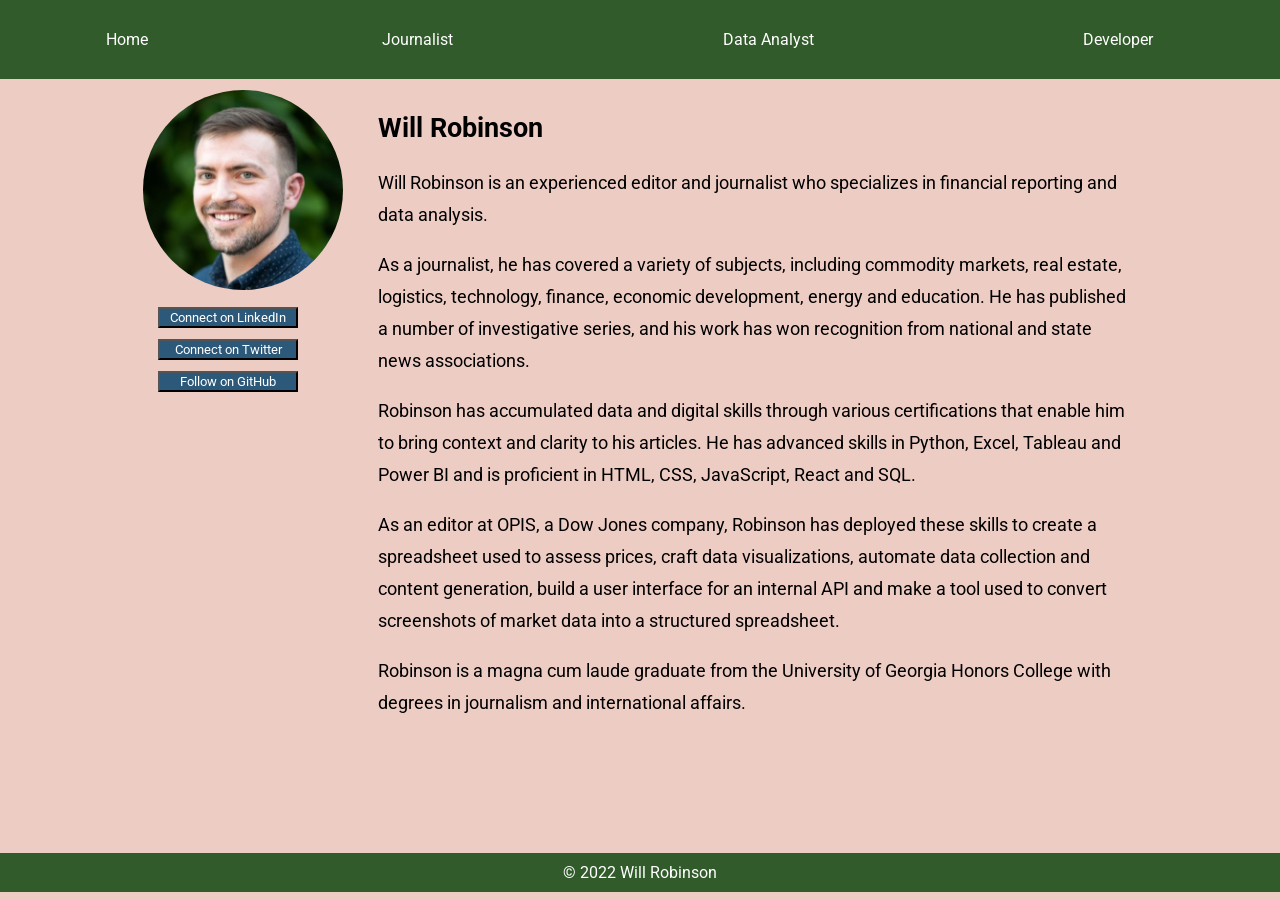
<file: retired_pages/index.html>
<!doctype html>
<html lang="en">
  <head>
    <meta charset="utf-8">
    <meta name="viewport" content="width=device-width, initial-scale=1, shrink-to-fit=no">
    <meta name="description" content="Will Robinson - journalist, developer, data analyst.">
    <meta name="author" content="Will Robinson">

    <title>Will Robinson</title>

    <link rel="stylesheet" href="styles.css">

    <!-- Roboto font-family -->
    <link rel="preconnect" href="https://fonts.googleapis.com">
    <link rel="preconnect" href="https://fonts.gstatic.com" crossorigin>
    <link href="https://fonts.googleapis.com/css2?family=Roboto&display=swap" rel="stylesheet">

  </head>

  <body>
    <header>
      <nav class="navbar">
        <ul class="navbuttons">
          <li><a href="./index.html">Home</a></li>
          <li><a href="pages/journalist.html">Journalist</a></li>
          <li><a href="pages/data-analyst.html">Data Analyst</a></li>
          <li><a href="pages/developer.html">Developer</a></li>
          
        </ul>
      </nav>
    </header>

    <main role="main">
        <section id="contact">
          <img src="./headshot_thumbnail_square.jpg" width="200px" class="headshot"/>
          <br>
          <button href="https://www.linkedin.com/in/williamarobinson3" class="social">
            Connect on LinkedIn
          </button>
          <br>
          <button href="https://twitter.com/WRob_152?ref_src=twsrc%5Etfw" class="social">
            Connect on Twitter
          </button>
          <br>
          <button href="https://github.com/WillRobinson152" class="social">
            Follow on GitHub
          </button>
          <br>
        </section>
        <article id="about">
          <h1>Will Robinson</h1>
          <p>Will Robinson is an experienced editor and journalist who specializes in financial reporting and data analysis.</p>
          <p>As a journalist, he has covered a variety of subjects, including commodity markets, real estate, logistics, technology, finance, economic development, energy and education. He has published a number of investigative series, and his work has won recognition from national and state news associations.</p>
          <p>Robinson has accumulated data and digital skills through various certifications that enable him to bring context and clarity to his articles. He has advanced skills in Python, Excel, Tableau and Power BI and is proficient in HTML, CSS, JavaScript, React and SQL.</p>
          <p>As an editor at OPIS, a Dow Jones company, Robinson has deployed these skills to create a spreadsheet used to assess prices, craft data visualizations, automate data collection and content generation, build a user interface for an internal API and make a tool used to convert screenshots of market data into a structured spreadsheet.</p>
          <p>Robinson is a magna cum laude graduate from the University of Georgia Honors College with degrees in journalism and international affairs.</p>
        </article>
    </main>

    <footer>
        <p>© 2022 Will Robinson</p>
    </footer>

  </body>
</html>
</file>
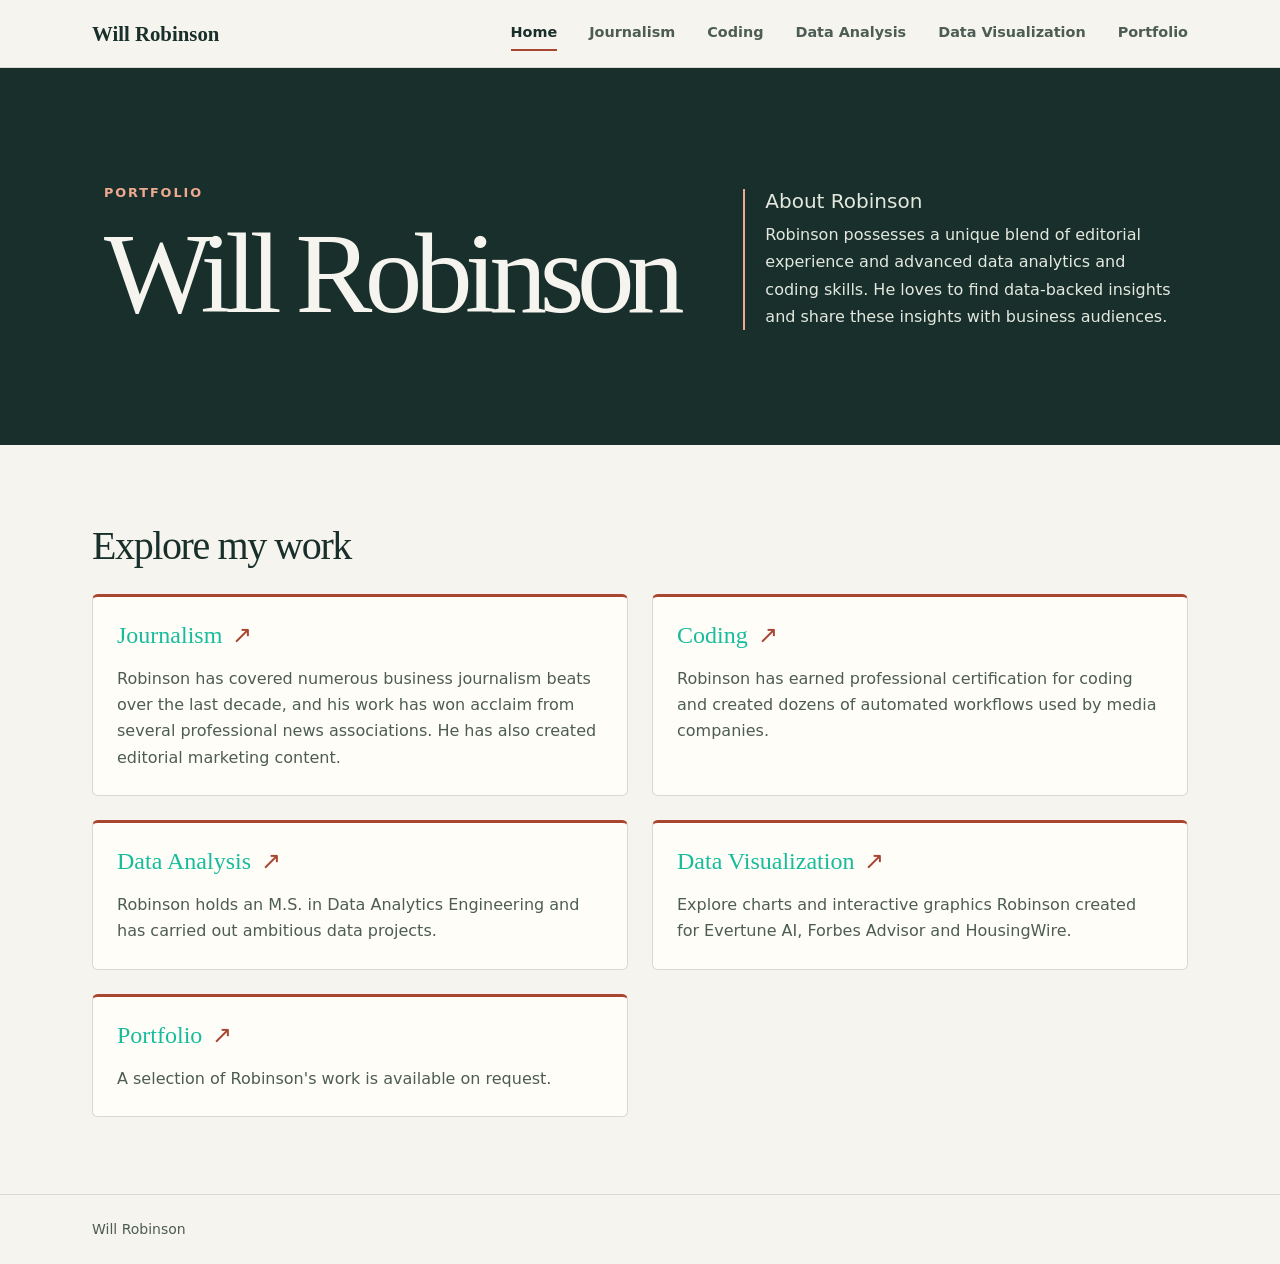
<file: site/index.html>
<!doctype html>
<html lang="en">
<head>
  <meta charset="utf-8">
  <meta name="viewport" content="width=device-width, initial-scale=1">
  <title>Will Robinson</title>
  <link rel="stylesheet" href="assets/flatly.min.css">
  <link rel="stylesheet" href="assets/portfolio.css">
</head>
<body class="d-flex flex-column">
  <a class="visually-hidden-focusable position-absolute bg-light p-2" href="#main">Skip to content</a>
  <header class="site-header border-bottom">
    <div class="container site-width d-flex flex-wrap align-items-center justify-content-between gap-2 py-3">
      <a class="site-brand text-decoration-none" href="index.html">Will Robinson</a>
      <nav class="nav site-nav" aria-label="Main navigation">
        <a class="nav-link" href="index.html" aria-current="page">Home</a>
        <a class="nav-link" href="journalism.html">Journalism</a>
        <a class="nav-link" href="coding.html">Coding</a>
        <a class="nav-link" href="data-analysis.html">Data Analysis</a>
        <a class="nav-link" href="visualizations.html">Data Visualization</a>
        <a class="nav-link" href="portfolio.html">Portfolio</a>
      </nav>
    </div>
  </header>
  <main id="main" class="flex-grow-1" tabindex="-1">
    <section class="hero" aria-labelledby="page-title">
      <div class="container site-width row mx-auto align-items-end gy-4">
        <div class="col-lg-7">
          <p class="hero-label mb-3">Portfolio</p>
          <h1 id="page-title">Will Robinson</h1>
        </div>
        <div class="col-lg-5">
          <div class="hero-copy">
            <h2 class="h5">About Robinson</h2>
            <p class="mb-0">Robinson possesses a unique blend of editorial experience and advanced data analytics and coding skills. He loves to find data-backed insights and share these insights with business audiences.</p>
          </div>
        </div>
      </div>
    </section>
    <section class="container site-width content-section" aria-labelledby="work-heading">
      <h2 id="work-heading" class="display-6 mb-4">Explore my work</h2>
      <div class="row row-cols-1 row-cols-md-2 g-3 g-lg-4">
        <div class="col">
          <article class="card work-card h-100">
            <div class="card-body p-4">
              <h3 class="h4 mb-3">
                <a class="stretched-link" href="journalism.html">Journalism</a>
                <span class="arrow ms-1" aria-hidden="true">↗</span>
              </h3>
              <p class="work-card-copy mb-0">Robinson has covered numerous business journalism beats over the last decade, and his work has won acclaim from several professional news associations. He has also created editorial marketing content.</p>
            </div>
          </article>
        </div>
        <div class="col">
          <article class="card work-card h-100">
            <div class="card-body p-4">
              <h3 class="h4 mb-3">
                <a class="stretched-link" href="coding.html">Coding</a>
                <span class="arrow ms-1" aria-hidden="true">↗</span>
              </h3>
              <p class="work-card-copy mb-0">Robinson has earned professional certification for coding and created dozens of automated workflows used by media companies.</p>
            </div>
          </article>
        </div>
        <div class="col">
          <article class="card work-card h-100">
            <div class="card-body p-4">
              <h3 class="h4 mb-3">
                <a class="stretched-link" href="data-analysis.html">Data Analysis</a>
                <span class="arrow ms-1" aria-hidden="true">↗</span>
              </h3>
              <p class="work-card-copy mb-0">Robinson holds an M.S. in Data Analytics Engineering and has carried out ambitious data projects.</p>
            </div>
          </article>
        </div>
        <div class="col">
          <article class="card work-card h-100">
            <div class="card-body p-4">
              <h3 class="h4 mb-3">
                <a class="stretched-link" href="visualizations.html">Data Visualization</a>
                <span class="arrow ms-1" aria-hidden="true">↗</span>
              </h3>
              <p class="work-card-copy mb-0">Explore charts and interactive graphics Robinson created for Evertune AI, Forbes Advisor and HousingWire.</p>
            </div>
          </article>
        </div>
        <div class="col">
          <article class="card work-card h-100">
            <div class="card-body p-4">
              <h3 class="h4 mb-3">
                <a class="stretched-link" href="portfolio.html">Portfolio</a>
                <span class="arrow ms-1" aria-hidden="true">↗</span>
              </h3>
              <p class="work-card-copy mb-0">A selection of Robinson's work is available on request.</p>
            </div>
          </article>
        </div>
      </div>
    </section>
  </main>
  <footer class="site-footer border-top">
    <div class="container site-width py-4 small">Will Robinson</div>
  </footer>
</body>
</html>
</file>
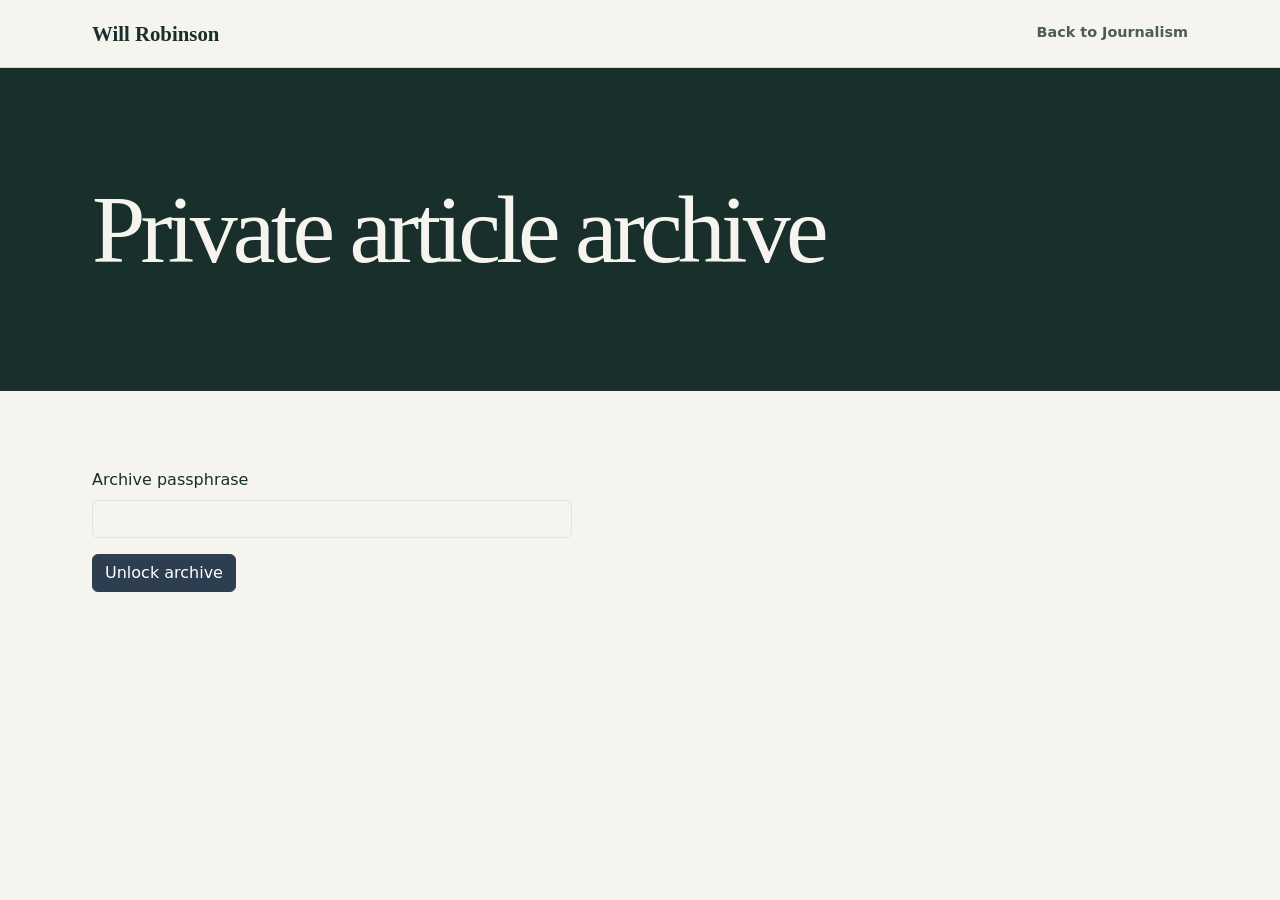
<file: site/archive.html>
<!doctype html>
<html lang="en">
<head>
  <meta charset="utf-8">
  <meta name="viewport" content="width=device-width, initial-scale=1">
  <meta name="referrer" content="no-referrer">
  <meta http-equiv="Content-Security-Policy" content="default-src 'none'; script-src 'self'; style-src 'self'; connect-src 'self'; img-src blob:; media-src blob:; frame-src https://flo.uri.sh https://public.flourish.studio; base-uri 'none'; form-action 'none'">
  <title>Private article archive | Will Robinson</title>
  <link rel="stylesheet" href="assets/flatly.min.css">
  <link rel="stylesheet" href="assets/portfolio.css">
  <link rel="stylesheet" href="assets/archive.css">
  <script src="assets/archive.js" defer></script>
</head>
<body>
  <a class="visually-hidden-focusable position-absolute bg-light p-2" href="#main">Skip to content</a>
  <header class="site-header border-bottom">
    <div class="container site-width d-flex flex-wrap align-items-center justify-content-between gap-2 py-3">
      <a class="site-brand text-decoration-none" href="index.html">Will Robinson</a>
      <nav class="nav site-nav" aria-label="Main navigation">
        <a class="nav-link" href="journalism.html">Back to Journalism</a>
      </nav>
    </div>
  </header>
  <main id="main" tabindex="-1">
    <section class="hero" aria-labelledby="page-title">
      <div class="container site-width">
        <h1 id="page-title" class="section-title">Private article archive</h1>
      </div>
    </section>
    <div class="container site-width content-section">
      <noscript>Enable JavaScript to unlock this archive.</noscript>
      <form id="unlock" class="archive-controls">
        <label class="form-label" for="passphrase">Archive passphrase</label>
        <input class="form-control mb-3" id="passphrase" type="password" required autocomplete="off">
        <button class="btn btn-primary" type="submit">Unlock archive</button>
      </form>
      <p id="status" class="mt-3" role="status"></p>
      <section id="library" aria-label="Archive articles" hidden>
        <button id="lock" class="btn btn-outline-primary mb-4" type="button">Lock archive</button>
        <div id="browse">
          <div class="archive-controls">
            <label class="form-label" for="search">Search articles</label>
            <input class="form-control mb-4" id="search" type="search" autocomplete="off">
          </div>
          <ul id="results" class="list-unstyled"></ul>
        </div>
        <div id="reading" hidden>
          <button id="back" class="btn btn-outline-primary mb-4" type="button">Back to articles</button>
          <article id="clip" class="archive-clip" tabindex="-1"></article>
        </div>
      </section>
    </div>
  </main>
</body>
</html>
</file>
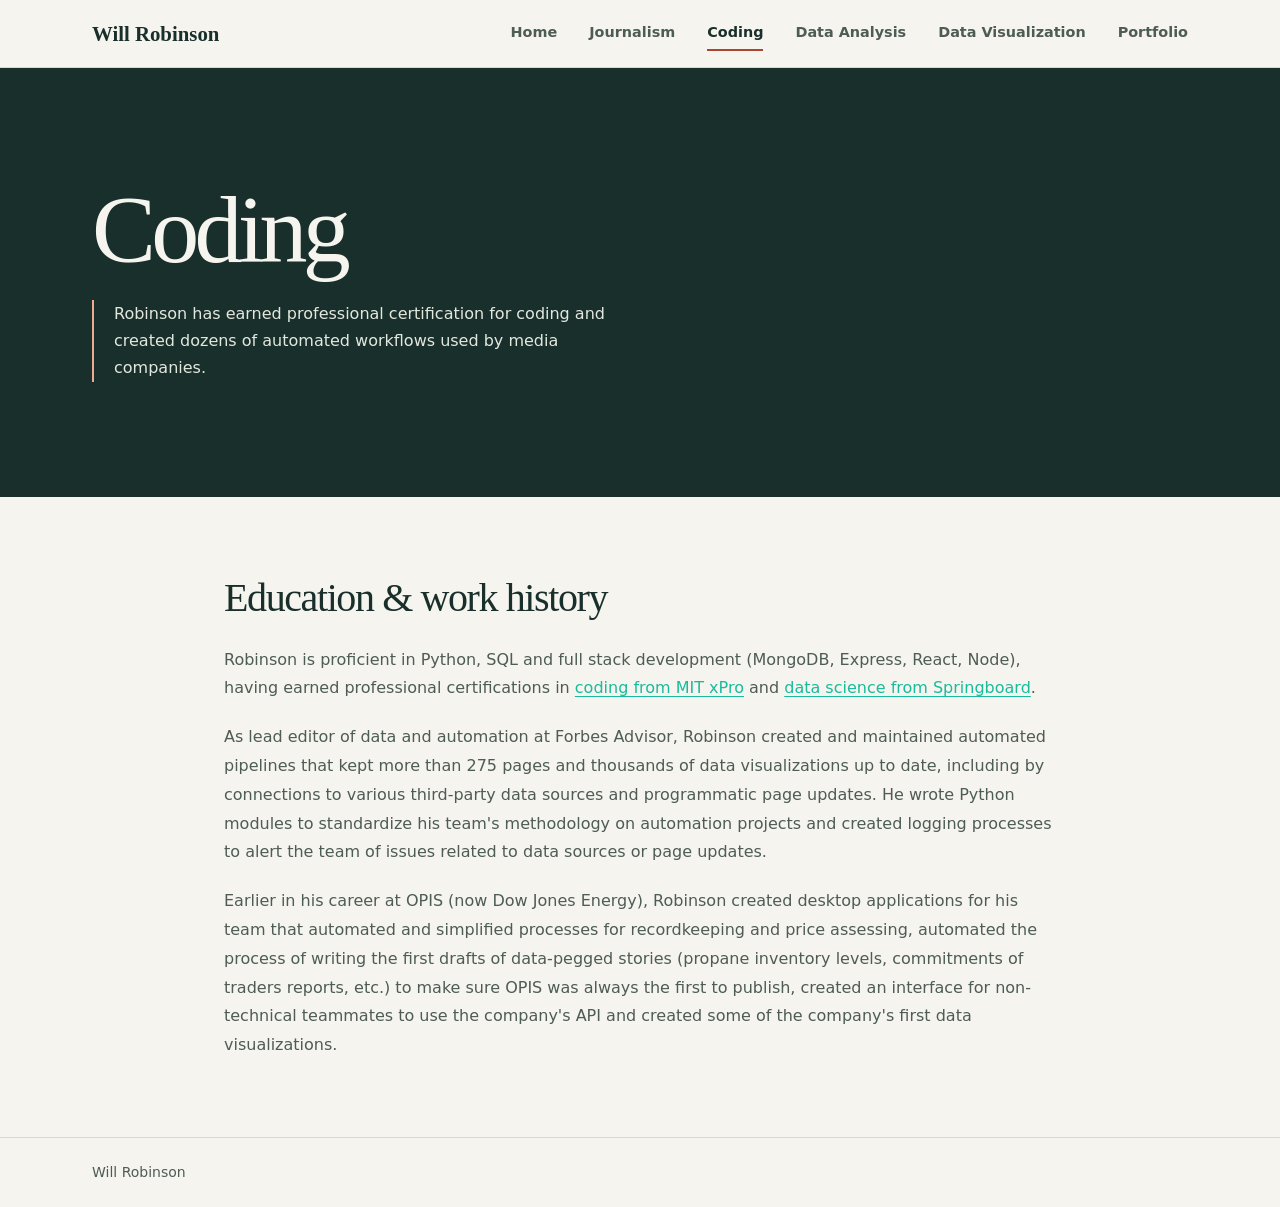
<file: site/coding.html>
<!doctype html>
<html lang="en">
<head>
  <meta charset="utf-8">
  <meta name="viewport" content="width=device-width, initial-scale=1">
  <title>Coding | Will Robinson</title>
  <link rel="stylesheet" href="assets/flatly.min.css">
  <link rel="stylesheet" href="assets/portfolio.css">
</head>
<body class="d-flex flex-column">
  <a class="visually-hidden-focusable position-absolute bg-light p-2" href="#main">Skip to content</a>
  <header class="site-header border-bottom">
    <div class="container site-width d-flex flex-wrap align-items-center justify-content-between gap-2 py-3">
      <a class="site-brand text-decoration-none" href="index.html">Will Robinson</a>
      <nav class="nav site-nav" aria-label="Main navigation">
        <a class="nav-link" href="index.html">Home</a>
        <a class="nav-link" href="journalism.html">Journalism</a>
        <a class="nav-link" href="coding.html" aria-current="page">Coding</a>
        <a class="nav-link" href="data-analysis.html">Data Analysis</a>
        <a class="nav-link" href="visualizations.html">Data Visualization</a>
        <a class="nav-link" href="portfolio.html">Portfolio</a>
      </nav>
    </div>
  </header>
  <main id="main" class="flex-grow-1" tabindex="-1">
    <section class="hero" aria-labelledby="page-title">
      <div class="container site-width">
        <h1 id="page-title" class="section-title mb-4">Coding</h1>
        <div class="hero-copy">
          <p class="mb-0">Robinson has earned professional certification for coding and created dozens of automated workflows used by media companies.</p>
        </div>
      </div>
    </section>
    <section class="container site-width content-section" aria-labelledby="work-heading">
      <div class="prose-column">
        <h2 id="work-heading" class="display-6 mb-4">Education &amp; work history</h2>
        <p class="section-copy">Robinson is proficient in Python, SQL and full stack development (MongoDB, Express, React, Node), having earned professional certifications in <a href="https://certificates.emeritus.org/9cf4db62-d4d6-459d-9ca7-7c56e6b1119b#acc.Ofk7uXpx" target="_blank" rel="noopener">coding from MIT xPro</a> and <a href="https://www.credential.net/984c0b97-3528-4da9-b829-481762abbe82#acc.RXI6pS4s" target="_blank" rel="noopener">data science from Springboard</a>.</p>
        <p class="section-copy">As lead editor of data and automation at Forbes Advisor, Robinson created and maintained automated pipelines that kept more than 275 pages and thousands of data visualizations up to date, including by connections to various third-party data sources and programmatic page updates. He wrote Python modules to standardize his team's methodology on automation projects and created logging processes to alert the team of issues related to data sources or page updates.</p>
        <p class="section-copy">Earlier in his career at OPIS (now Dow Jones Energy), Robinson created desktop applications for his team that automated and simplified processes for recordkeeping and price assessing, automated the process of writing the first drafts of data-pegged stories (propane inventory levels, commitments of traders reports, etc.) to make sure OPIS was always the first to publish, created an interface for non-technical teammates to use the company's API and created some of the company's first data visualizations.</p>
      </div>
    </section>
  </main>
  <footer class="site-footer border-top">
    <div class="container site-width py-4 small">Will Robinson</div>
  </footer>
</body>
</html>
</file>
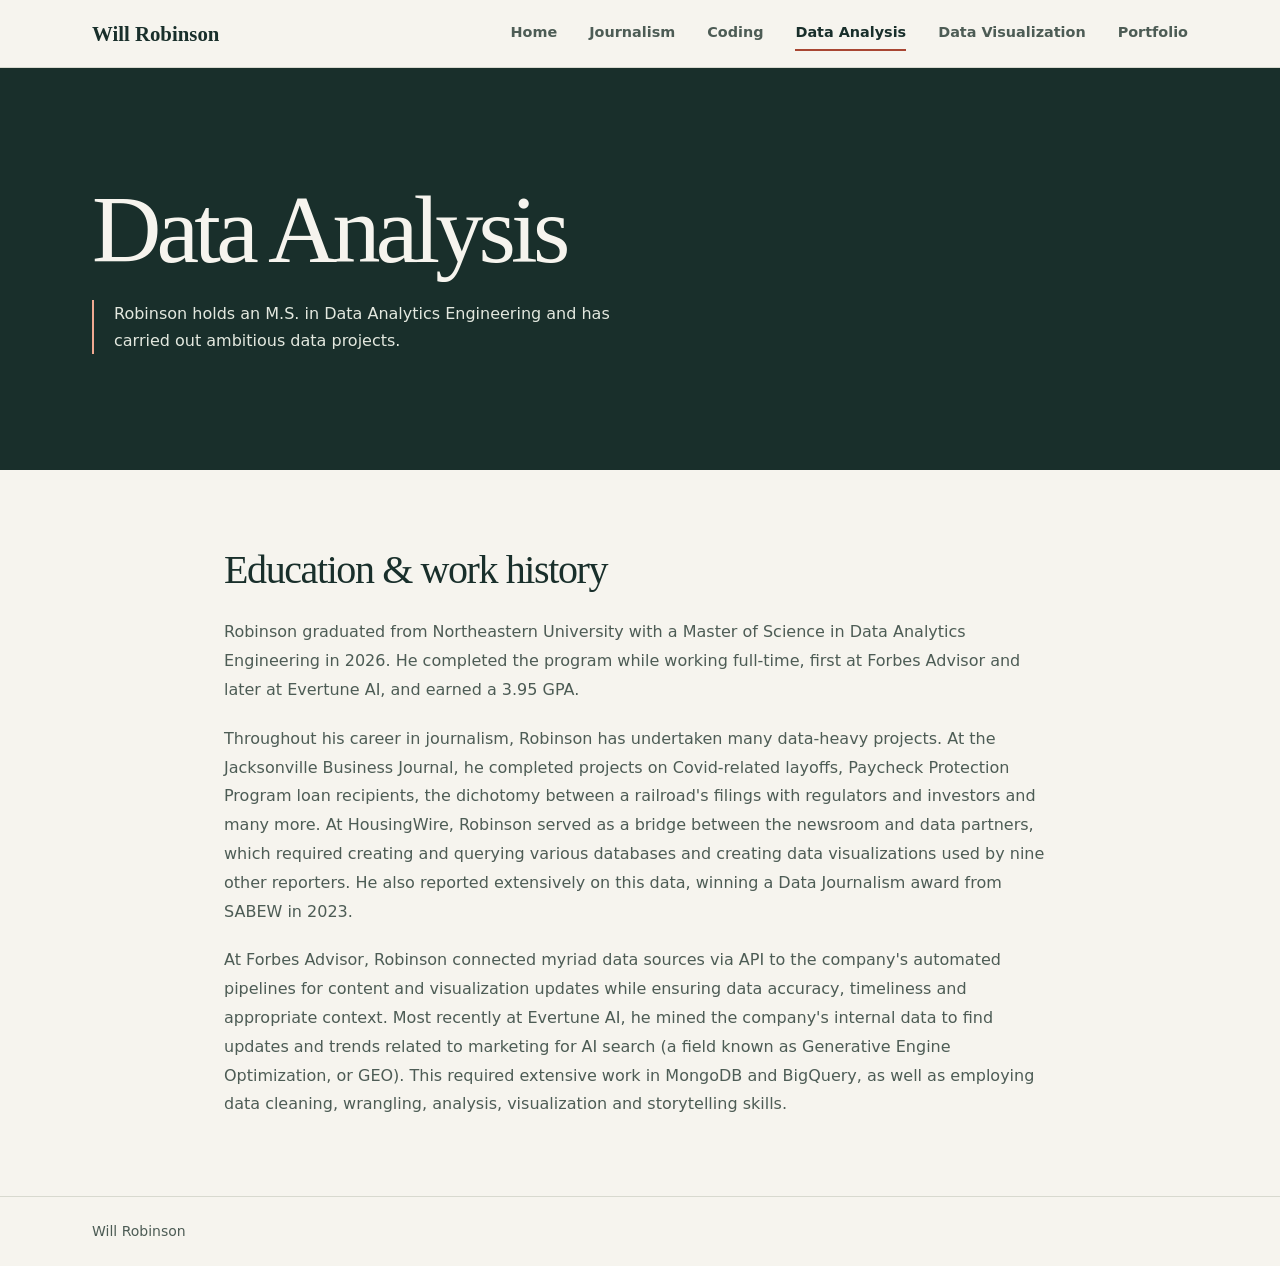
<file: site/data-analysis.html>
<!doctype html>
<html lang="en">
<head>
  <meta charset="utf-8">
  <meta name="viewport" content="width=device-width, initial-scale=1">
  <title>Data Analysis | Will Robinson</title>
  <link rel="stylesheet" href="assets/flatly.min.css">
  <link rel="stylesheet" href="assets/portfolio.css">
</head>
<body class="d-flex flex-column">
  <a class="visually-hidden-focusable position-absolute bg-light p-2" href="#main">Skip to content</a>
  <header class="site-header border-bottom">
    <div class="container site-width d-flex flex-wrap align-items-center justify-content-between gap-2 py-3">
      <a class="site-brand text-decoration-none" href="index.html">Will Robinson</a>
      <nav class="nav site-nav" aria-label="Main navigation">
        <a class="nav-link" href="index.html">Home</a>
        <a class="nav-link" href="journalism.html">Journalism</a>
        <a class="nav-link" href="coding.html">Coding</a>
        <a class="nav-link" href="data-analysis.html" aria-current="page">Data Analysis</a>
        <a class="nav-link" href="visualizations.html">Data Visualization</a>
        <a class="nav-link" href="portfolio.html">Portfolio</a>
      </nav>
    </div>
  </header>
  <main id="main" class="flex-grow-1" tabindex="-1">
    <section class="hero" aria-labelledby="page-title">
      <div class="container site-width">
        <h1 id="page-title" class="section-title mb-4">Data Analysis</h1>
        <div class="hero-copy">
          <p class="mb-0">Robinson holds an M.S. in Data Analytics Engineering and has carried out ambitious data projects.</p>
        </div>
      </div>
    </section>
    <section class="container site-width content-section" aria-labelledby="work-heading">
      <div class="prose-column">
        <h2 id="work-heading" class="display-6 mb-4">Education &amp; work history</h2>
        <p class="section-copy">Robinson graduated from Northeastern University with a Master of Science in Data Analytics Engineering in 2026. He completed the program while working full-time, first at Forbes Advisor and later at Evertune AI, and earned a 3.95 GPA.</p>
        <p class="section-copy">Throughout his career in journalism, Robinson has undertaken many data-heavy projects. At the Jacksonville Business Journal, he completed projects on Covid-related layoffs, Paycheck Protection Program loan recipients, the dichotomy between a railroad's filings with regulators and investors and many more. At HousingWire, Robinson served as a bridge between the newsroom and data partners, which required creating and querying various databases and creating data visualizations used by nine other reporters. He also reported extensively on this data, winning a Data Journalism award from SABEW in 2023.</p>
        <p class="section-copy">At Forbes Advisor, Robinson connected myriad data sources via API to the company's automated pipelines for content and visualization updates while ensuring data accuracy, timeliness and appropriate context. Most recently at Evertune AI, he mined the company's internal data to find updates and trends related to marketing for AI search (a field known as Generative Engine Optimization, or GEO). This required extensive work in MongoDB and BigQuery, as well as employing data cleaning, wrangling, analysis, visualization and storytelling skills.</p>
      </div>
    </section>
  </main>
  <footer class="site-footer border-top">
    <div class="container site-width py-4 small">Will Robinson</div>
  </footer>
</body>
</html>
</file>
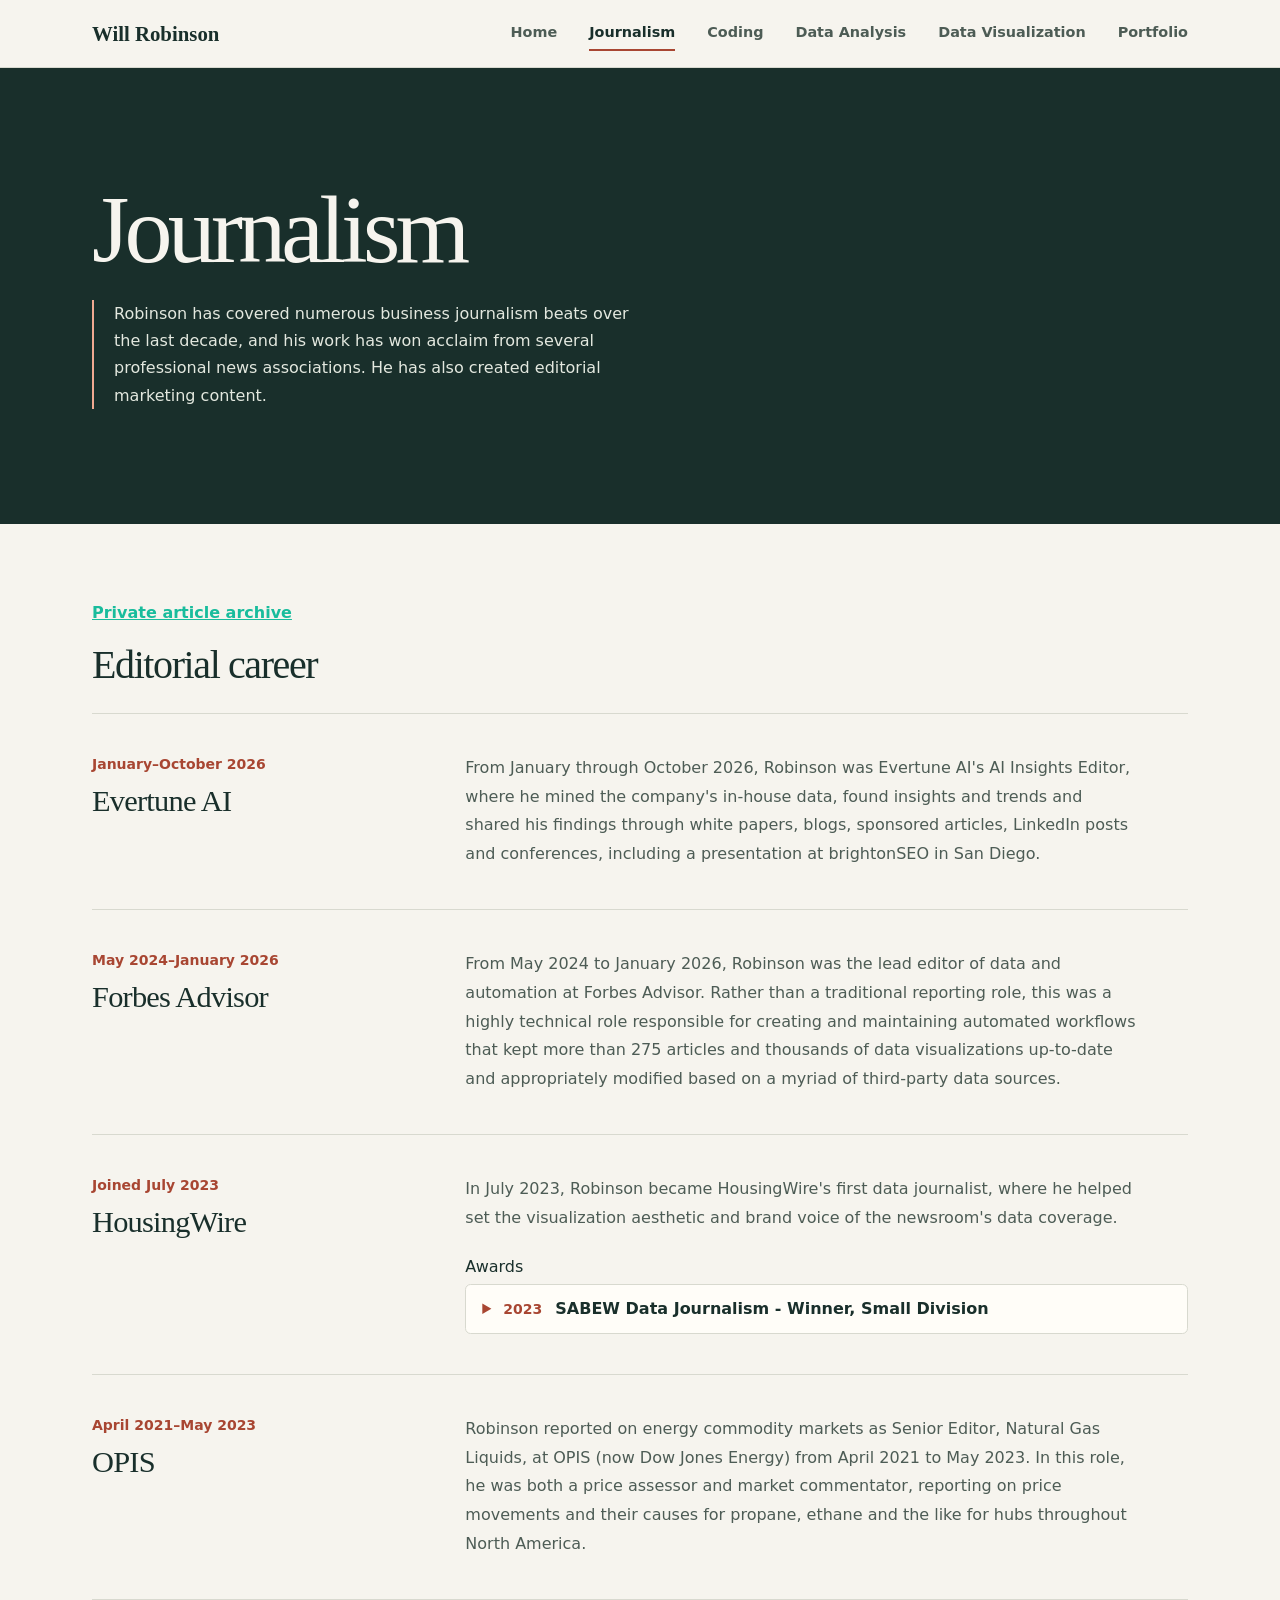
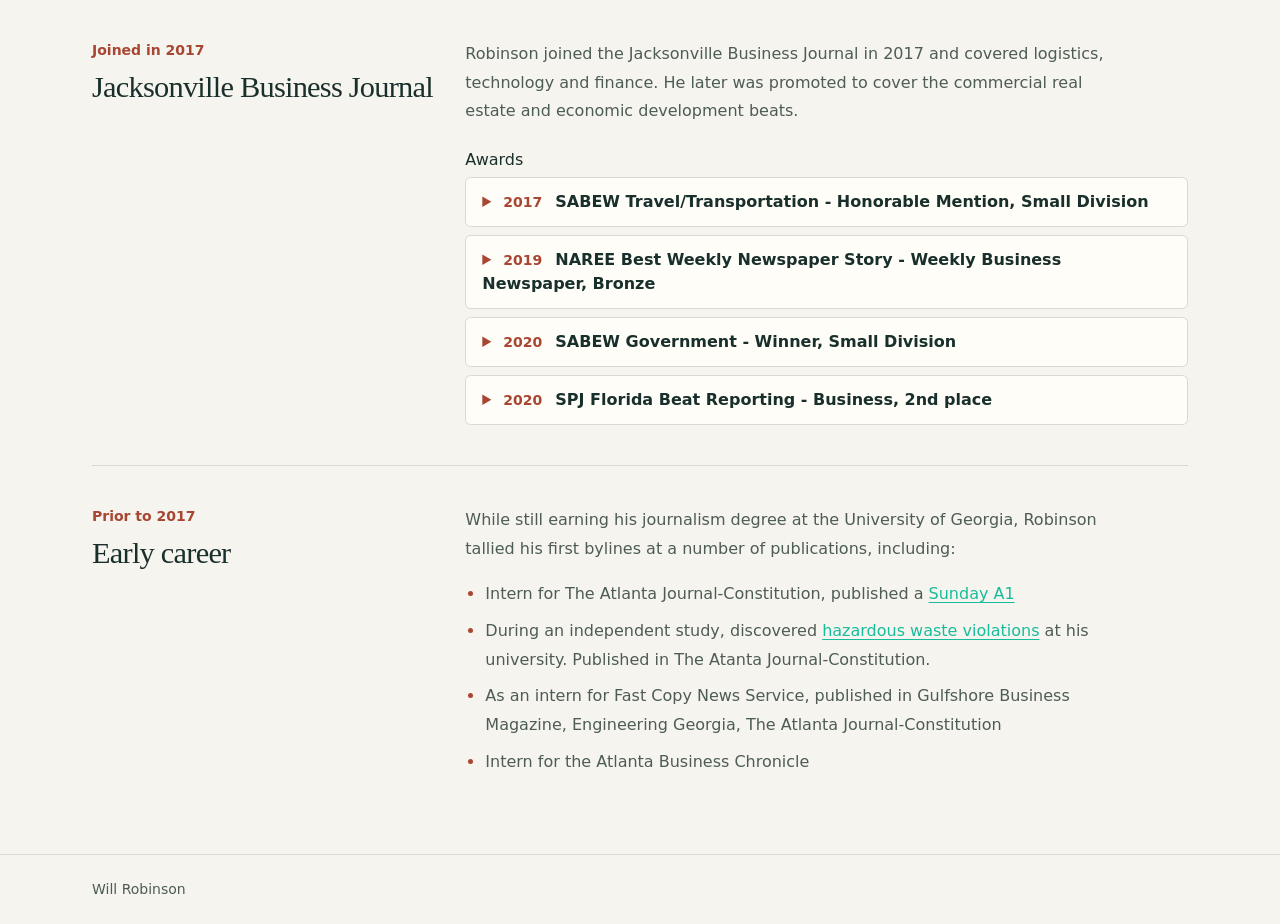
<file: site/journalism.html>
<!doctype html>
<html lang="en">
<head>
  <meta charset="utf-8">
  <meta name="viewport" content="width=device-width, initial-scale=1">
  <title>Journalism | Will Robinson</title>
  <link rel="stylesheet" href="assets/flatly.min.css">
  <link rel="stylesheet" href="assets/portfolio.css">
</head>
<body class="d-flex flex-column">
  <a class="visually-hidden-focusable position-absolute bg-light p-2" href="#main">Skip to content</a>
  <header class="site-header border-bottom">
    <div class="container site-width d-flex flex-wrap align-items-center justify-content-between gap-2 py-3">
      <a class="site-brand text-decoration-none" href="index.html">Will Robinson</a>
      <nav class="nav site-nav" aria-label="Main navigation">
        <a class="nav-link" href="index.html">Home</a>
        <a class="nav-link" href="journalism.html" aria-current="page">Journalism</a>
        <a class="nav-link" href="coding.html">Coding</a>
        <a class="nav-link" href="data-analysis.html">Data Analysis</a>
        <a class="nav-link" href="visualizations.html">Data Visualization</a>
        <a class="nav-link" href="portfolio.html">Portfolio</a>
      </nav>
    </div>
  </header>
  <main id="main" class="flex-grow-1" tabindex="-1">
    <section class="hero" aria-labelledby="page-title">
      <div class="container site-width">
        <h1 id="page-title" class="section-title mb-4">Journalism</h1>
        <div class="hero-copy">
          <p class="mb-0">Robinson has covered numerous business journalism beats over the last decade, and his work has won acclaim from several professional news associations. He has also created editorial marketing content.</p>
        </div>
      </div>
    </section>
    <section class="container site-width content-section" aria-labelledby="work-heading">
      <p class="mb-3"><a class="fw-semibold" href="portfolio.html">Private article archive</a></p>
      <h2 id="work-heading" class="display-6 mb-4">Editorial career</h2>
      <article class="experience-entry" aria-labelledby="evertune-heading">
        <div class="row g-3 g-md-4">
          <header class="col-md-4">
            <p class="journalism-dates mb-2">January–October 2026</p>
            <h3 id="evertune-heading" class="experience-title mb-0">Evertune AI</h3>
          </header>
          <div class="col-md-8">
            <p class="section-copy mb-0">From January through October 2026, Robinson was Evertune AI's AI Insights Editor, where he mined the company's in-house data, found insights and trends and shared his findings through white papers, blogs, sponsored articles, LinkedIn posts and conferences, including a presentation at brightonSEO in San Diego.</p>
          </div>
        </div>
      </article>
      <article class="experience-entry" aria-labelledby="forbes-heading">
        <div class="row g-3 g-md-4">
          <header class="col-md-4">
            <p class="journalism-dates mb-2">May 2024–January 2026</p>
            <h3 id="forbes-heading" class="experience-title mb-0">Forbes Advisor</h3>
          </header>
          <div class="col-md-8">
            <p class="section-copy mb-0">From May 2024 to January 2026, Robinson was the lead editor of data and automation at Forbes Advisor. Rather than a traditional reporting role, this was a highly technical role responsible for creating and maintaining automated workflows that kept more than 275 articles and thousands of data visualizations up-to-date and appropriately modified based on a myriad of third-party data sources.</p>
          </div>
        </div>
      </article>
      <article class="experience-entry" aria-labelledby="housingwire-heading">
        <div class="row g-3 g-md-4">
          <header class="col-md-4">
            <p class="journalism-dates mb-2">Joined July 2023</p>
            <h3 id="housingwire-heading" class="experience-title mb-0">HousingWire</h3>
          </header>
          <div class="col-md-8">
            <p class="section-copy mb-0">In July 2023, Robinson became HousingWire's first data journalist, where he helped set the visualization aesthetic and brand voice of the newsroom's data coverage.</p>
            <div class="journalism-awards mt-4">
              <h4 class="h6 mb-2">Awards</h4>
              <details class="journalism-award">
                <summary>
                  <span class="journalism-award-year">2023</span>
                  <span class="journalism-award-name">SABEW Data Journalism - Winner, Small Division</span>
                </summary>
                <div class="journalism-award-body">
                  <p class="mb-2"><a class="fw-semibold" href="https://www.housingwire.com/articles/datadigest-yes-buyer-agents-steer-clients-new-study-claims/">DataDigest: Yes, buyer agents steer clients, new study claims</a></p>
                  <p class="small fw-semibold mb-1">Judges’ comments</p>
                  <blockquote class="journalism-quote mb-2">Will&#x27;s articles take three different real estate topics and break them down using data and visuals to explain them in easily digestible packages. He used academic studies, company presentations and lobbying data that were complemented by charting skills.</blockquote>
                  <a class="small" href="https://sabew.org/2024/03/2023-best-in-business-honorees-judging-comments/">Read the judges’ comments at the source</a>
                </div>
              </details>
            </div>
          </div>
        </div>
      </article>
      <article class="experience-entry" aria-labelledby="opis-heading">
        <div class="row g-3 g-md-4">
          <header class="col-md-4">
            <p class="journalism-dates mb-2">April 2021–May 2023</p>
            <h3 id="opis-heading" class="experience-title mb-0">OPIS</h3>
          </header>
          <div class="col-md-8">
            <p class="section-copy mb-0">Robinson reported on energy commodity markets as Senior Editor, Natural Gas Liquids, at OPIS (now Dow Jones Energy) from April 2021 to May 2023. In this role, he was both a price assessor and market commentator, reporting on price movements and their causes for propane, ethane and the like for hubs throughout North America.</p>
          </div>
        </div>
      </article>
      <article class="experience-entry" aria-labelledby="jacksonville-heading">
        <div class="row g-3 g-md-4">
          <header class="col-md-4">
            <p class="journalism-dates mb-2">Joined in 2017</p>
            <h3 id="jacksonville-heading" class="experience-title mb-0">Jacksonville Business Journal</h3>
          </header>
          <div class="col-md-8">
            <p class="section-copy mb-0">Robinson joined the Jacksonville Business Journal in 2017 and covered logistics, technology and finance. He later was promoted to cover the commercial real estate and economic development beats.</p>
            <div class="journalism-awards mt-4">
              <h4 class="h6 mb-2">Awards</h4>
              <details class="journalism-award">
                <summary>
                  <span class="journalism-award-year">2017</span>
                  <span class="journalism-award-name">SABEW Travel/Transportation - Honorable Mention, Small Division</span>
                </summary>
                <div class="journalism-award-body">
                  <p class="mb-2"><a class="fw-semibold" href="https://www.bizjournals.com/jacksonville/news/2017/11/20/employed-homeless-as-csx-changes-plans-dispatchers.html">Employed &amp; Homeless: As CSX changes plans, dispatchers left in limbo during holidays</a></p>
                  <p class="small fw-semibold mb-1">Judges’ comments</p>
                  <blockquote class="journalism-quote mb-2">This story showed just how vulnerable employees are to the whims of shifting winds at a corporation like CSX. They uprooted their lives and started moving based on the company&#x27;s direction that their jobs were being relocated, only to suddenly have the company change its mind. Good solid story and notable that the company kept trying to deny what was happening, requiring the reporter to prove it through dogged reporting involving documents and persuading the employees to go on record.</blockquote>
                  <a class="small" href="https://sabew.org/contestsawards/2017-best-in-business-honorees/2017-best-in-business-honorees-with-judges-comments/">Read the judges’ comments at the source</a>
                </div>
              </details>
              <details class="journalism-award">
                <summary>
                  <span class="journalism-award-year">2019</span>
                  <span class="journalism-award-name">NAREE Best Weekly Newspaper Story - Weekly Business Newspaper, Bronze</span>
                </summary>
                <div class="journalism-award-body">
                  <p class="mb-2"><a class="fw-semibold" href="https://www.bizjournals.com/jacksonville/news/2019/10/16/the-economics-of-reuse-preserving-ordemolishing.html">Historic dividends : Preserving or demolishing downtown Jacksonville</a></p>
                  <p class="small fw-semibold mb-1">Judges’ comments</p>
                  <blockquote class="journalism-quote mb-2">Robinson&#x27;s story details how Jacksonville is both demolishing its historic downtown buildings but renovating others. In his thoroughly reported story, Robinson offers history and plenty of data to explain how developers decided which buildings to save and which to demolish and rebuild from scratch. His story carefully contextualizes the tough choices for a business audience.</blockquote>
                  <a class="small" href="https://www.naree.org/news/2020/12/9/naree-announces-70th-annual-real-estate-journalism-competition-winnersnational-association-of-real-estate-editors-announces-70th-annual-real-estate-journalism-competition-winners">Read the judges’ comments at the source</a>
                </div>
              </details>
              <details class="journalism-award">
                <summary>
                  <span class="journalism-award-year">2020</span>
                  <span class="journalism-award-name">SABEW Government - Winner, Small Division</span>
                </summary>
                <div class="journalism-award-body">
                  <p class="mb-2"><a class="fw-semibold" href="https://www.bizjournals.com/jacksonville/news/2020/01/07/former-dia-board-members-bigmoney-parking-contract.html">Parking Pitch</a></p>
                  <p class="small fw-semibold mb-1">Judges’ comments</p>
                  <blockquote class="journalism-quote mb-2">This reporting exposed a problematic effort to privatize downtown parking in Jacksonville, bringing scrutiny where none previously existed. It&#x27;s a fine example of the impact local watchdog journalism can bring, and of change that wouldn&#x27;t have been possible without the reporting in this entry.</blockquote>
                  <a class="small" href="https://sabew.org/contestsawards/2020-best-in-business-honorees-judging-comments/">Read the judges’ comments at the source</a>
                </div>
              </details>
              <details class="journalism-award">
                <summary>
                  <span class="journalism-award-year">2020</span>
                  <span class="journalism-award-name">SPJ Florida Beat Reporting - Business, 2nd place</span>
                </summary>
                <div class="journalism-award-body">
                  <a href="https://spjflorida.com/2020-winners/">View the winners</a>
                </div>
              </details>
            </div>
          </div>
        </div>
      </article>
      <article class="experience-entry" aria-labelledby="internships-heading">
        <div class="row g-3 g-md-4">
          <header class="col-md-4">
            <p class="journalism-dates mb-2">Prior to 2017</p>
            <h3 id="internships-heading" class="experience-title mb-0">Early career</h3>
          </header>
          <div class="col-md-8">
            <p class="section-copy mb-0">While still earning his journalism degree at the University of Georgia, Robinson tallied his first bylines at a number of publications, including:</p>
            <ul class="section-copy experience-list mt-3 mb-0">
              <li>Intern for The Atlanta Journal-Constitution, published a <a href="https://www.ajc.com/news/local-education/university-student-faces-charges-for-sharing-bathroom-photo/So4zodSsgq0lGjYhiAZmII/" target="_blank" rel="noopener">Sunday A1</a></li>
              <li>During an independent study, discovered <a href="https://www.ajc.com/news/breaking-news/uga-close-hazardous-waste-facility-pay-civil-penalty-feds/YijHQUkmrEbGIxNMtEdp8N/" target="_blank" rel="noopener">hazardous waste violations</a> at his university. Published in The Atanta Journal-Constitution.</li>
              <li>As an intern for Fast Copy News Service, published in Gulfshore Business Magazine, Engineering Georgia, The Atlanta Journal-Constitution</li>
              <li>Intern for the Atlanta Business Chronicle</li>
            </ul>
          </div>
        </div>
      </article>
    </section>
  </main>
  <footer class="site-footer border-top">
    <div class="container site-width py-4 small">Will Robinson</div>
  </footer>
</body>
</html>
</file>
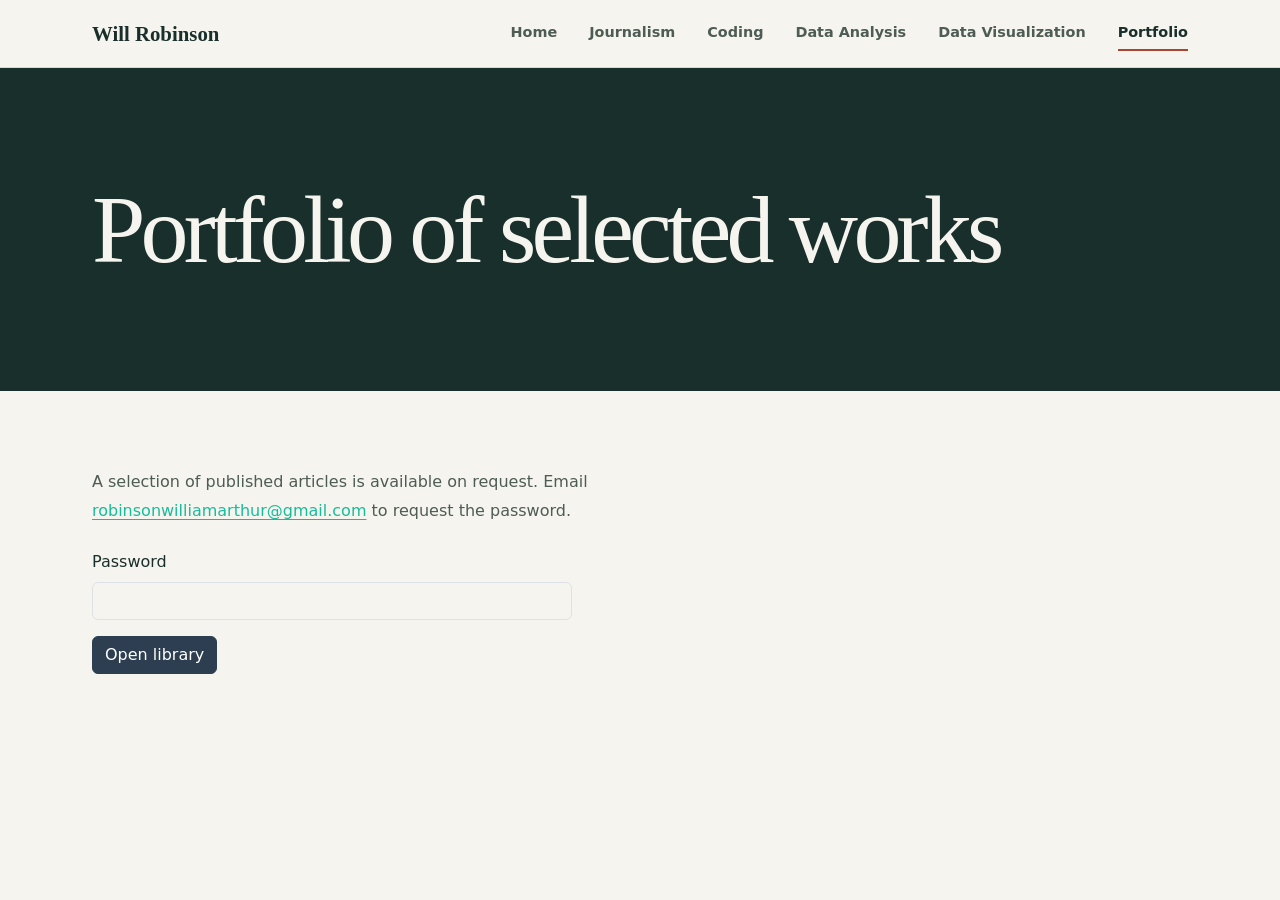
<file: site/portfolio.html>
<!doctype html>
<html lang="en">
<head>
  <meta charset="utf-8">
  <meta name="viewport" content="width=device-width, initial-scale=1">
  <meta name="referrer" content="no-referrer">
  <meta http-equiv="Content-Security-Policy" content="default-src 'none'; script-src 'self'; style-src 'self'; connect-src 'self'; img-src blob:; media-src blob:; frame-src https://flo.uri.sh https://public.flourish.studio; base-uri 'none'; form-action 'none'">
  <title>Reporting portfolio</title>
  <link rel="stylesheet" href="assets/flatly.min.css">
  <link rel="stylesheet" href="assets/portfolio.css">
  <link rel="stylesheet" href="assets/archive.css">
  <script src="assets/archive.js" defer></script>
</head>
<body>
  <a class="visually-hidden-focusable position-absolute bg-light p-2" href="#main">Skip to content</a>
  <header class="site-header border-bottom">
    <div class="container site-width d-flex flex-wrap align-items-center justify-content-between gap-2 py-3">
      <a class="site-brand text-decoration-none" href="index.html">Will Robinson</a>
      <nav class="nav site-nav" aria-label="Main navigation">
        <a class="nav-link" href="index.html">Home</a>
        <a class="nav-link" href="journalism.html">Journalism</a>
        <a class="nav-link" href="coding.html">Coding</a>
        <a class="nav-link" href="data-analysis.html">Data Analysis</a>
        <a class="nav-link" href="visualizations.html">Data Visualization</a>
        <a class="nav-link" href="portfolio.html" aria-current="page">Portfolio</a>
      </nav>
    </div>
  </header>
  <main id="main" tabindex="-1">
    <section class="hero" aria-labelledby="page-title">
      <div class="container site-width">
        <h1 id="page-title" class="section-title">Portfolio of selected works</h1>
      </div>
    </section>
    <div class="container site-width content-section">
      <p class="section-copy mb-4">A selection of published articles is available on request. Email <a href="mailto:robinsonwilliamarthur@gmail.com">robinsonwilliamarthur@gmail.com</a> to request the password.</p>
      <noscript>Enable JavaScript to unlock this archive.</noscript>
      <form id="unlock" class="archive-controls">
        <label class="form-label" for="passphrase">Password</label>
        <input class="form-control mb-3" id="passphrase" type="password" required autocomplete="off">
        <button class="btn btn-primary" type="submit">Open library</button>
      </form>
      <p id="status" class="mt-3" role="status"></p>
      <section id="library" aria-label="Archive articles" hidden>
        <button id="lock" class="btn btn-outline-primary mb-4" type="button">Lock archive</button>
        <div id="browse">
          <div class="archive-controls">
            <label class="form-label" for="search">Search articles</label>
            <input class="form-control mb-4" id="search" type="search" autocomplete="off">
          </div>
          <div class="portfolio-table-scroll" role="region" aria-label="Portfolio table" tabindex="0">
            <table class="portfolio-table">
              <caption class="visually-hidden">Published articles and awards</caption>
              <thead>
                <tr>
                  <th scope="col" aria-sort="descending"><button type="button" data-sort="date">Published date</button></th>
                  <th scope="col"><button type="button" data-sort="title">Title</button></th>
                  <th scope="col"><button type="button" data-sort="publisher">Publication</button></th>
                  <th scope="col"><button type="button" data-sort="award">Award</button></th>
                </tr>
              </thead>
              <tbody id="results"></tbody>
            </table>
          </div>
        </div>
        <div id="reading" hidden>
          <button id="back" class="btn btn-outline-primary mb-4" type="button">Back to articles</button>
          <article id="clip" class="archive-clip" tabindex="-1"></article>
        </div>
      </section>
    </div>
  </main>
</body>
</html>
</file>
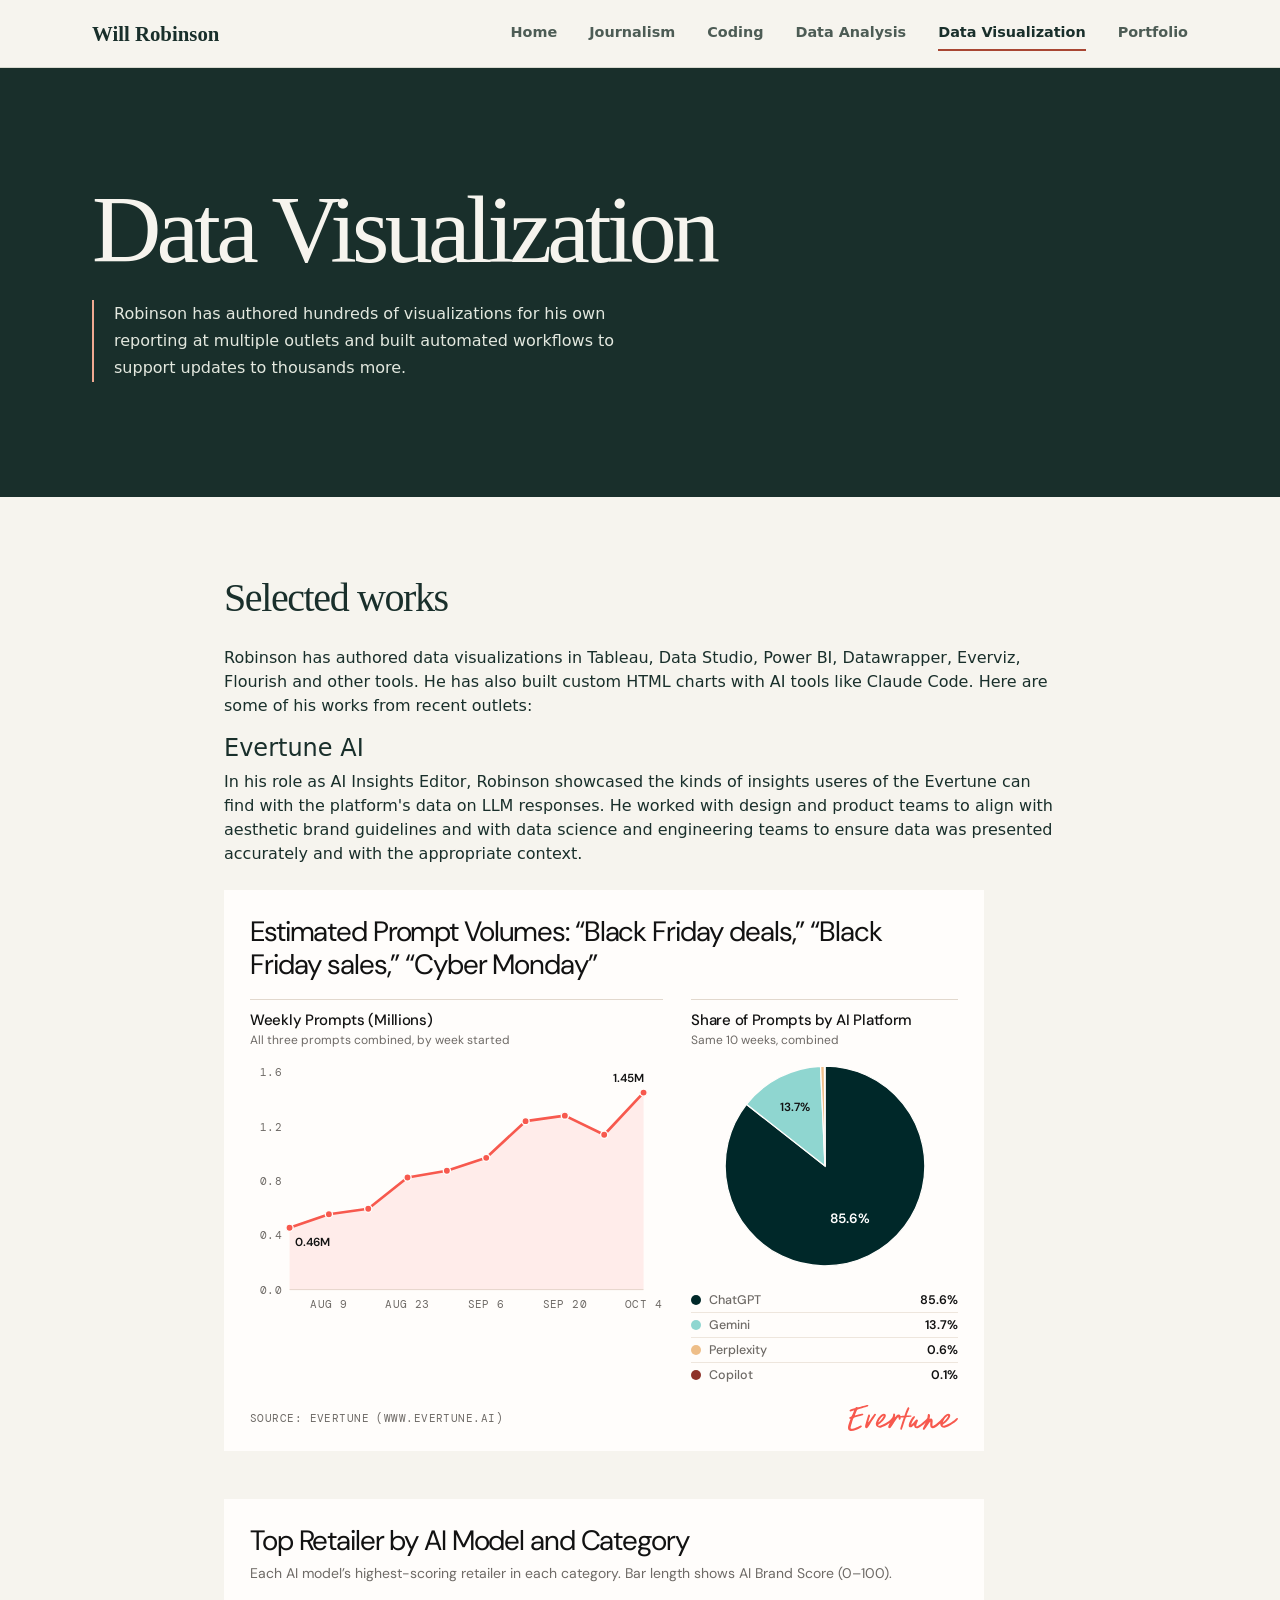
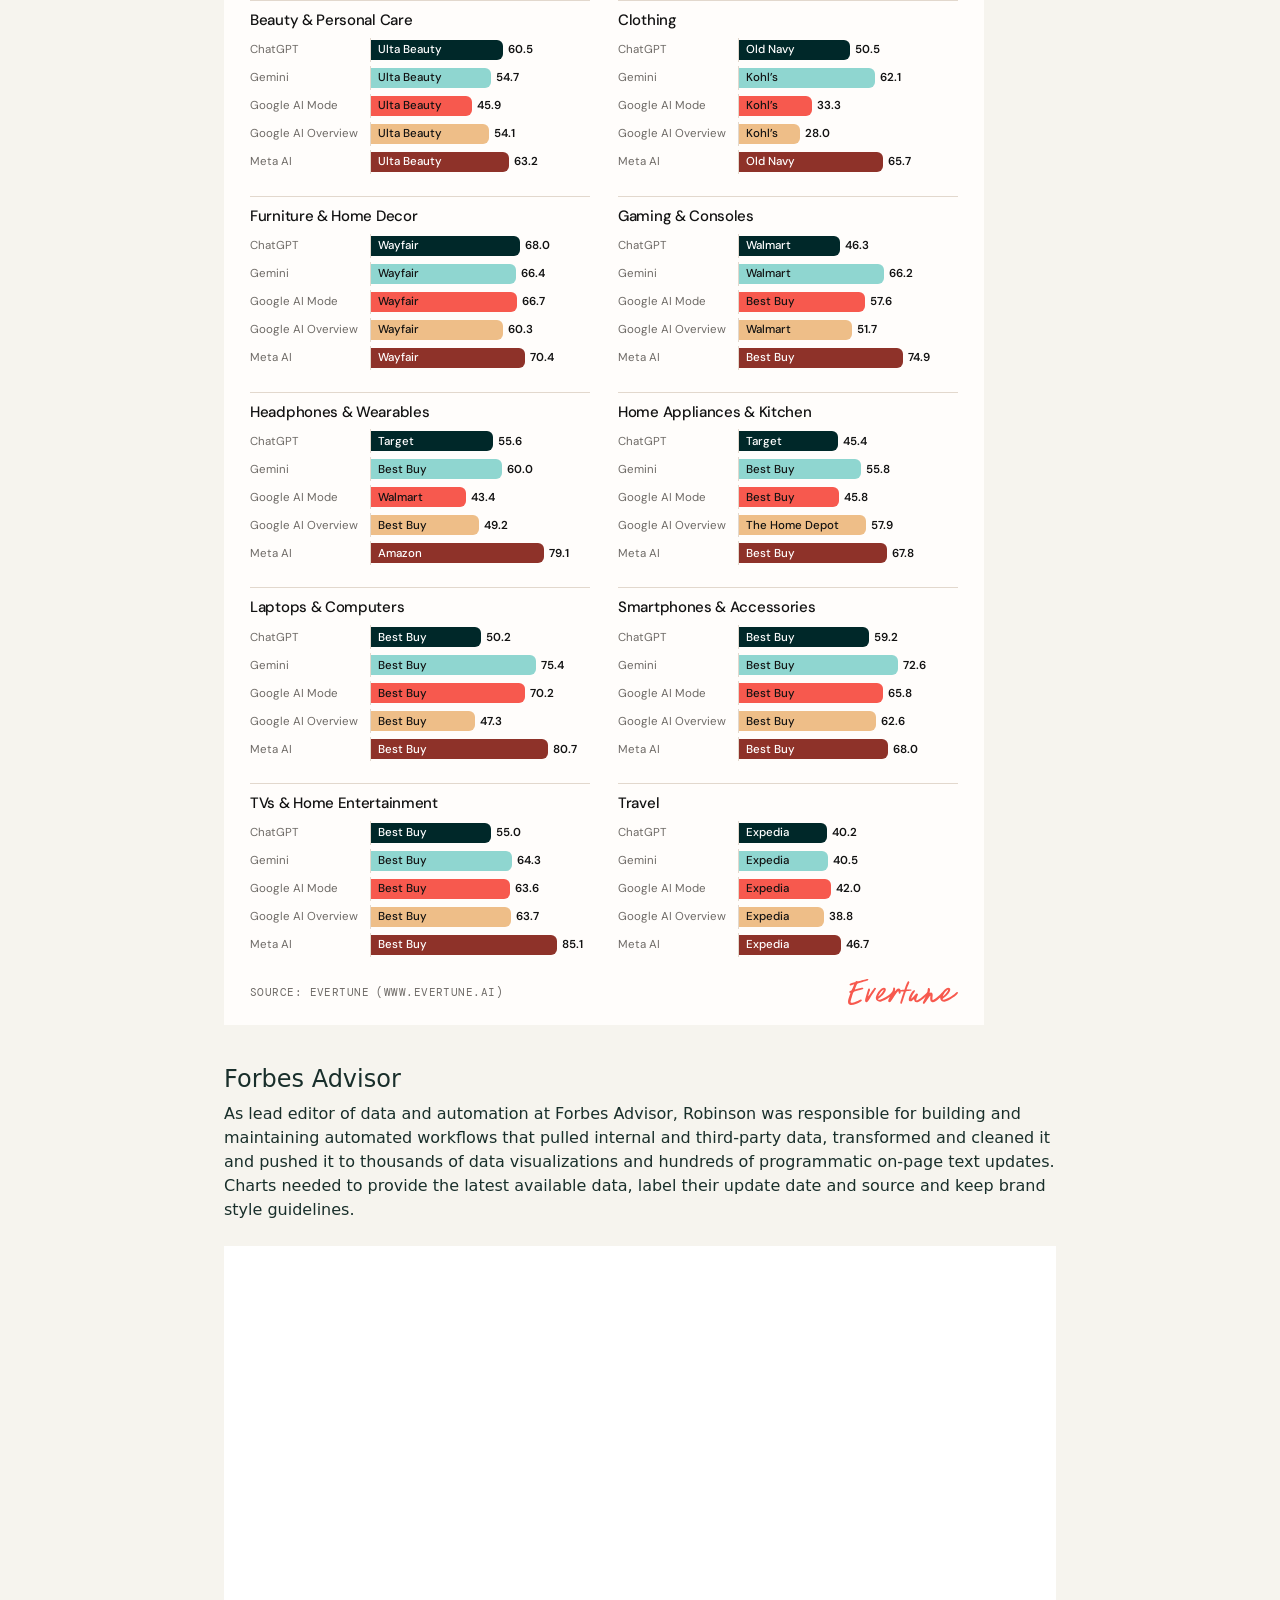
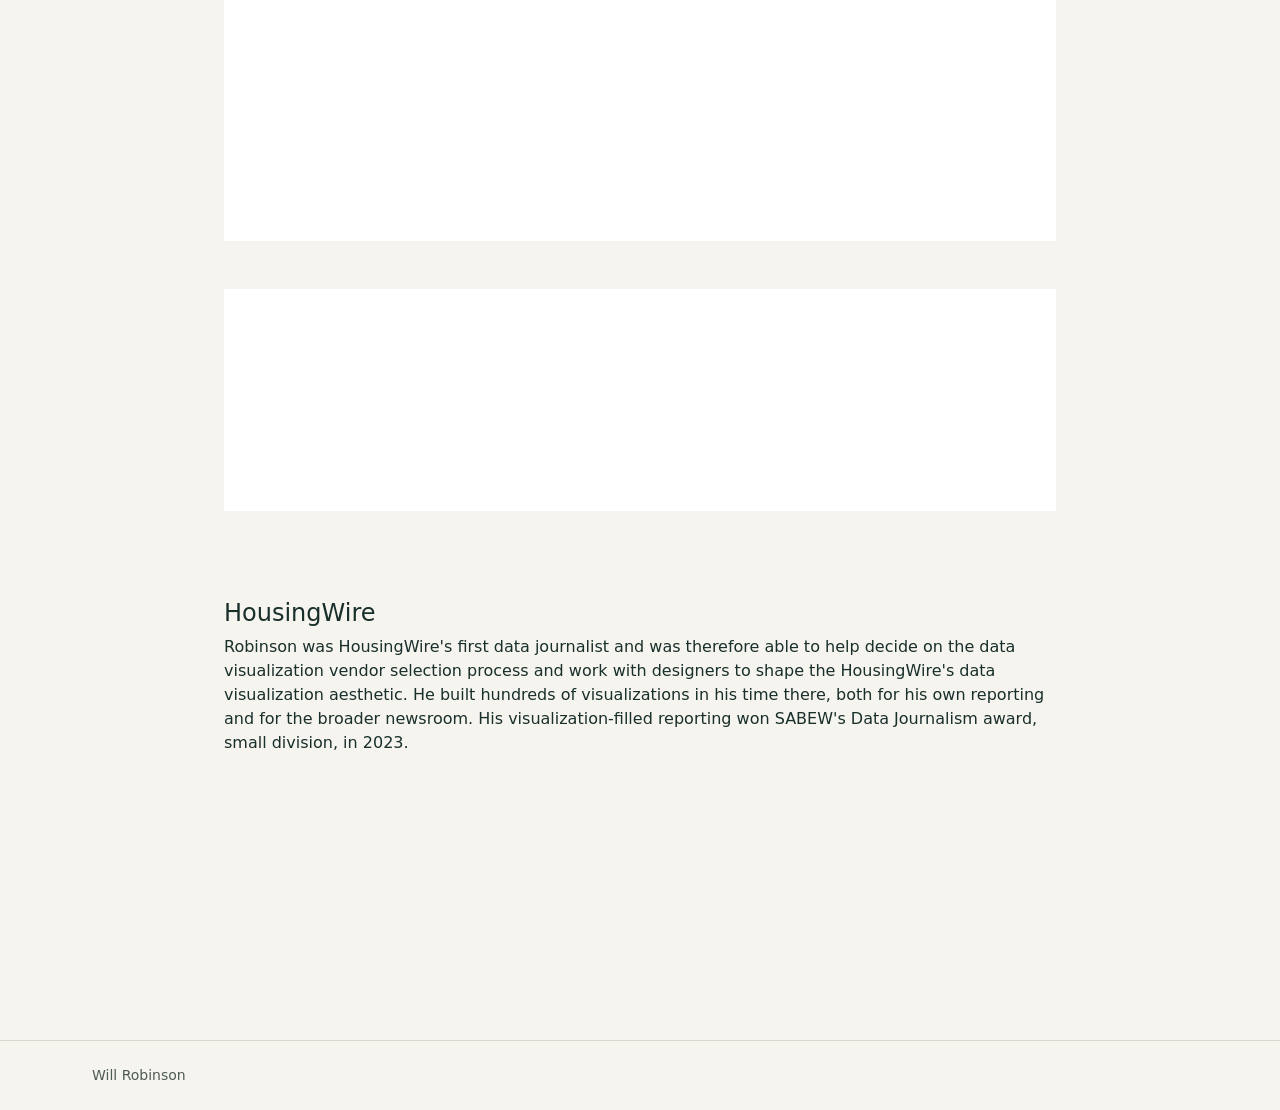
<file: site/visualizations.html>
<!doctype html>
<html lang="en">

<head>
    <meta charset="utf-8">
    <meta name="viewport" content="width=device-width, initial-scale=1">
    <title>Data Visualization | Will Robinson</title>
    <link rel="stylesheet" href="assets/flatly.min.css">
    <link rel="stylesheet" href="assets/portfolio.css">
</head>

<body class="d-flex flex-column">
    <a class="visually-hidden-focusable position-absolute bg-light p-2" href="#main">Skip to content</a>
    <header class="site-header border-bottom">
        <div class="container site-width d-flex flex-wrap align-items-center justify-content-between gap-2 py-3">
            <a class="site-brand text-decoration-none" href="index.html">Will Robinson</a>
            <nav class="nav site-nav" aria-label="Main navigation">
                <a class="nav-link" href="index.html">Home</a>
                <a class="nav-link" href="journalism.html">Journalism</a>
                <a class="nav-link" href="coding.html">Coding</a>
                <a class="nav-link" href="data-analysis.html">Data Analysis</a>
                <a class="nav-link" href="visualizations.html" aria-current="page">Data Visualization</a>
                <a class="nav-link" href="portfolio.html">Portfolio</a>
            </nav>
        </div>
    </header>
    <main id="main" class="flex-grow-1" tabindex="-1">
        <section class="hero" aria-labelledby="page-title">
            <div class="container site-width">
                <h1 id="page-title" class="section-title mb-4">Data Visualization</h1>
                <div class="hero-copy">
                    <p class="mb-0">Robinson has authored hundreds of visualizations for his own reporting at multiple
                        outlets and built automated workflows to support updates to thousands more.</p>
                </div>
            </div>
        </section>
        <section class="container site-width content-section" aria-labelledby="work-heading">
            <div class="prose-column">
                <h2 id="work-heading" class="display-6 mb-4">Selected works</h2>

                <p>Robinson has authored data visualizations in Tableau, Data Studio, Power BI, Datawrapper, Everviz, Flourish and other tools. He has also built custom HTML charts with AI tools like Claude Code. Here are some of his works from recent outlets:</p>

                <h4>Evertune AI</h4>

                <p>In his role as AI Insights Editor, Robinson showcased the kinds of insights useres of the Evertune can find with the platform's data on LLM responses. He worked with design and product teams to align with aesthetic brand guidelines and with data science and engineering teams to ensure data was presented accurately and with the appropriate context.</p>


                <div class="visualization-charts">
                <div id="et-prompt-vol" class="et-prompt-vol">
                    <link rel="preconnect" href="https://fonts.googleapis.com">
                    <link rel="preconnect" href="https://fonts.gstatic.com" crossorigin>
                    <link
                        href="https://fonts.googleapis.com/css2?family=DM+Mono:wght@400;500&family=DM+Sans:opsz,wght@9..40,400;9..40,500;9..40,600;9..40,700&display=swap"
                        rel="stylesheet">
                    <style>
                        #et-prompt-vol,
                        #et-prompt-vol :where(*:not(svg, svg *)) {
                            all: revert;
                        }

                        #et-prompt-vol,
                        #et-prompt-vol * {
                            box-sizing: border-box;
                        }

                        #et-prompt-vol {
                            display: block;
                            line-height: normal;
                            letter-spacing: normal;
                            word-spacing: normal;
                            text-align: left;
                            text-indent: 0;
                            text-transform: none;
                            text-shadow: none;
                            font-style: normal;
                            font-weight: 400;
                            font-size: 16px;
                            white-space: normal;
                            visibility: visible;
                            width: 100%;
                            max-width: 760px;
                            margin: 0;
                            padding: 26px 26px 20px;
                            background: #FFFDFB;
                            font-family: 'DM Sans', Arial, sans-serif;
                            -webkit-font-smoothing: antialiased;
                            color: #121212;
                        }

                        #et-prompt-vol .etbf-chart-title {
                            margin: 0 0 18px 0;
                            font-size: 28px;
                            line-height: 1.15;
                            font-weight: 400;
                            color: #121212;
                            letter-spacing: -0.04em;
                        }

                        #et-prompt-vol .etbf-pv-row {
                            display: flex;
                            gap: 28px;
                            align-items: flex-start;
                        }

                        #et-prompt-vol .etbf-pv-panel {
                            min-width: 0;
                        }

                        #et-prompt-vol .etbf-pv-line {
                            flex: 1.55 1 0;
                        }

                        #et-prompt-vol .etbf-pv-pie {
                            flex: 1 1 0;
                        }

                        #et-prompt-vol .etbf-pv-head {
                            margin: 0 0 2px 0;
                            padding-top: 10px;
                            border-top: 1.5px solid #E2D8CD;
                            font-size: 15px;
                            font-weight: 500;
                            color: #121212;
                            letter-spacing: -0.02em;
                        }

                        #et-prompt-vol .etbf-pv-note {
                            margin: 0 0 8px 0;
                            font-size: 12px;
                            color: #6E6A66;
                        }

                        #et-prompt-vol svg {
                            display: block;
                            width: 100%;
                            height: auto;
                            font-family: 'DM Sans', Arial, sans-serif;
                        }

                        #et-prompt-vol .etbf-pv-pie svg {
                            max-width: 220px;
                            margin: 4px auto 0;
                        }

                        @media (max-width: 600px) {
                            #et-prompt-vol .etbf-pv-pie svg {
                                max-width: 180px;
                            }
                        }

                        #et-prompt-vol .etbf-pv-legend {
                            list-style: none;
                            color: #6E6A66;
                            margin: 12px 0 0 0;
                            padding: 0;
                            font-size: 12.5px;
                        }

                        #et-prompt-vol .etbf-pv-legend li {
                            display: flex;
                            align-items: center;
                            gap: 8px;
                            padding: 4px 0;
                            border-bottom: 1px solid #EEE6DD;
                        }

                        #et-prompt-vol .etbf-pv-legend li:last-child {
                            border-bottom: none;
                        }

                        #et-prompt-vol .etbf-pv-legend i {
                            width: 10px;
                            height: 10px;
                            border-radius: 50%;
                            flex: 0 0 auto;
                        }

                        #et-prompt-vol .etbf-pv-m {
                            font-weight: 500;
                        }

                        #et-prompt-vol .etbf-pv-s {
                            margin-left: auto;
                            font-weight: 600;
                            color: #121212;
                            font-variant-numeric: tabular-nums;
                        }

                        #et-prompt-vol .etbf-footer-row {
                            display: flex;
                            align-items: center;
                            justify-content: space-between;
                            gap: 16px;
                            width: 100%;
                            padding: 18px 0 0 0;
                        }

                        #et-prompt-vol .etbf-footer-source {
                            color: #6E6A66;
                            font-family: 'DM Mono', ui-monospace, monospace;
                            font-size: 11px;
                            letter-spacing: 0.04em;
                            text-transform: uppercase;
                        }

                        #et-prompt-vol .etbf-footer-logo {
                            height: 26px;
                            width: 110px;
                            flex: 0 0 auto;
                            display: block;
                        }

                        @media (max-width: 600px) {
                            #et-prompt-vol .etbf-pv-row {
                                flex-direction: column;
                                gap: 22px;
                            }

                            #et-prompt-vol .etbf-pv-line,
                            #et-prompt-vol .etbf-pv-pie {
                                flex: none;
                                width: 100%;
                            }
                        }

                        @media (max-width: 520px) {
                            #et-prompt-vol {
                                padding: 18px 16px 14px;
                            }

                            #et-prompt-vol .etbf-chart-title {
                                font-size: 24px;
                            }
                        }
                    </style>

                    <div class="etbf-wrap">
                        <h3 class="etbf-chart-title">Estimated Prompt Volumes: &#8220;Black Friday deals,&#8221;
                            &#8220;Black Friday sales,&#8221; &#8220;Cyber Monday&#8221;</h3>
                        <div class="etbf-pv-row">
                            <div class="etbf-pv-panel etbf-pv-line">
                                <h4 class="etbf-pv-head">Weekly Prompts (Millions)</h4>
                                <p class="etbf-pv-note">All three prompts combined, by week started</p>
                                <svg viewBox="0 0 460 300" role="img"
                                    aria-label="Line chart of weekly prompts in millions, rising from 0.46 million the week of Aug 2 to 1.45 million the week of Oct 4.">
                                    <line x1="44" x2="438" y1="260.0" y2="260.0" stroke="#E2D8CD" stroke-width="1" />
                                    <text x="36" y="260.0" text-anchor="end" dominant-baseline="central" font-size="12"
                                        fill="#6E6A66" font-family="'DM Mono', ui-monospace, monospace"
                                        letter-spacing="0.04em" style="text-transform:uppercase">0.0</text><text x="36"
                                        y="199.5" text-anchor="end" dominant-baseline="central" font-size="12"
                                        fill="#6E6A66" font-family="'DM Mono', ui-monospace, monospace"
                                        letter-spacing="0.04em" style="text-transform:uppercase">0.4</text><text x="36"
                                        y="139.0" text-anchor="end" dominant-baseline="central" font-size="12"
                                        fill="#6E6A66" font-family="'DM Mono', ui-monospace, monospace"
                                        letter-spacing="0.04em" style="text-transform:uppercase">0.8</text><text x="36"
                                        y="78.5" text-anchor="end" dominant-baseline="central" font-size="12"
                                        fill="#6E6A66" font-family="'DM Mono', ui-monospace, monospace"
                                        letter-spacing="0.04em" style="text-transform:uppercase">1.2</text><text x="36"
                                        y="18.0" text-anchor="end" dominant-baseline="central" font-size="12"
                                        fill="#6E6A66" font-family="'DM Mono', ui-monospace, monospace"
                                        letter-spacing="0.04em" style="text-transform:uppercase">1.6</text><text
                                        x="87.8" y="280" text-anchor="middle" font-size="12" fill="#6E6A66"
                                        font-family="'DM Mono', ui-monospace, monospace" letter-spacing="0.04em"
                                        style="text-transform:uppercase">Aug 9</text><text x="175.3" y="280"
                                        text-anchor="middle" font-size="12" fill="#6E6A66"
                                        font-family="'DM Mono', ui-monospace, monospace" letter-spacing="0.04em"
                                        style="text-transform:uppercase">Aug 23</text><text x="262.9" y="280"
                                        text-anchor="middle" font-size="12" fill="#6E6A66"
                                        font-family="'DM Mono', ui-monospace, monospace" letter-spacing="0.04em"
                                        style="text-transform:uppercase">Sep 6</text><text x="350.4" y="280"
                                        text-anchor="middle" font-size="12" fill="#6E6A66"
                                        font-family="'DM Mono', ui-monospace, monospace" letter-spacing="0.04em"
                                        style="text-transform:uppercase">Sep 20</text><text x="438.0" y="280"
                                        text-anchor="middle" font-size="12" fill="#6E6A66"
                                        font-family="'DM Mono', ui-monospace, monospace" letter-spacing="0.04em"
                                        style="text-transform:uppercase">Oct 4</text>
                                    <path
                                        d="M44.0,260.0 L44.0,191.2 L87.8,176.1 L131.6,170.0 L175.3,135.2 L219.1,127.7 L262.9,113.3 L306.7,72.5 L350.4,66.4 L394.2,87.6 L438.0,40.7 L438.0,260.0 Z"
                                        fill="#F7594E" fill-opacity="0.10" />
                                    <polyline
                                        points="44.0,191.2 87.8,176.1 131.6,170.0 175.3,135.2 219.1,127.7 262.9,113.3 306.7,72.5 350.4,66.4 394.2,87.6 438.0,40.7"
                                        fill="none" stroke="#F7594E" stroke-width="3" stroke-linejoin="round"
                                        stroke-linecap="round" />
                                    <circle cx="44.0" cy="191.2" r="4" fill="#F7594E" stroke="#FFFDFB"
                                        stroke-width="1.5">
                                        <title>Week of Aug 2: 0.46M prompts</title>
                                    </circle>
                                    <circle cx="87.8" cy="176.1" r="4" fill="#F7594E" stroke="#FFFDFB"
                                        stroke-width="1.5">
                                        <title>Week of Aug 9: 0.56M prompts</title>
                                    </circle>
                                    <circle cx="131.6" cy="170.0" r="4" fill="#F7594E" stroke="#FFFDFB"
                                        stroke-width="1.5">
                                        <title>Week of Aug 16: 0.59M prompts</title>
                                    </circle>
                                    <circle cx="175.3" cy="135.2" r="4" fill="#F7594E" stroke="#FFFDFB"
                                        stroke-width="1.5">
                                        <title>Week of Aug 23: 0.82M prompts</title>
                                    </circle>
                                    <circle cx="219.1" cy="127.7" r="4" fill="#F7594E" stroke="#FFFDFB"
                                        stroke-width="1.5">
                                        <title>Week of Aug 30: 0.88M prompts</title>
                                    </circle>
                                    <circle cx="262.9" cy="113.3" r="4" fill="#F7594E" stroke="#FFFDFB"
                                        stroke-width="1.5">
                                        <title>Week of Sep 6: 0.97M prompts</title>
                                    </circle>
                                    <circle cx="306.7" cy="72.5" r="4" fill="#F7594E" stroke="#FFFDFB"
                                        stroke-width="1.5">
                                        <title>Week of Sep 13: 1.24M prompts</title>
                                    </circle>
                                    <circle cx="350.4" cy="66.4" r="4" fill="#F7594E" stroke="#FFFDFB"
                                        stroke-width="1.5">
                                        <title>Week of Sep 20: 1.28M prompts</title>
                                    </circle>
                                    <circle cx="394.2" cy="87.6" r="4" fill="#F7594E" stroke="#FFFDFB"
                                        stroke-width="1.5">
                                        <title>Week of Sep 27: 1.14M prompts</title>
                                    </circle>
                                    <circle cx="438.0" cy="40.7" r="4" fill="#F7594E" stroke="#FFFDFB"
                                        stroke-width="1.5">
                                        <title>Week of Oct 4: 1.45M prompts</title>
                                    </circle><text x="50.0" y="211.2" font-size="13" font-weight="600"
                                        fill="#121212">0.46M</text><text x="438.0" y="28.7" text-anchor="end"
                                        font-size="13" font-weight="600" fill="#121212">1.45M</text>
                                </svg>
                            </div>
                            <div class="etbf-pv-panel etbf-pv-pie">
                                <h4 class="etbf-pv-head">Share of Prompts by AI Platform</h4>
                                <p class="etbf-pv-note">Same 10 weeks, combined</p>
                                <svg viewBox="0 0 260 260" role="img"
                                    aria-label="Pie chart of prompt share by AI platform: ChatGPT 85.6%, Gemini 13.7%, Perplexity 0.6%, Copilot 0.1%.">
                                    <path d="M130.0,130.0 L130.00,12.00 A118,118 0 1 1 37.19,57.13 Z" fill="#002829"
                                        stroke="#FFFDFB" stroke-width="1.5">
                                        <title>ChatGPT: 85.6%</title>
                                    </path>
                                    <path d="M130.0,130.0 L37.19,57.13 A118,118 0 0 1 124.72,12.12 Z" fill="#8FD6D0"
                                        stroke="#FFFDFB" stroke-width="1.5">
                                        <title>Gemini: 13.7%</title>
                                    </path>
                                    <path d="M130.0,130.0 L124.72,12.12 A118,118 0 0 1 129.37,12.00 Z" fill="#EEBE88"
                                        stroke="#FFFDFB" stroke-width="1.5">
                                        <title>Perplexity: 0.6%</title>
                                    </path>
                                    <path d="M130.0,130.0 L129.37,12.00 A118,118 0 0 1 130.00,12.00 Z" fill="#8E3229"
                                        stroke="#FFFDFB" stroke-width="1.5">
                                        <title>Copilot: 0.1%</title>
                                    </path><text x="159.9" y="191.5" text-anchor="middle" dominant-baseline="central"
                                        font-size="16" font-weight="600" fill="#ffffff">85.6%</text><text x="94.4"
                                        y="60.7" text-anchor="middle" dominant-baseline="central" font-size="14"
                                        font-weight="600" fill="#121212">13.7%</text>
                                </svg>
                                <ul class="etbf-pv-legend">
                                    <li><i style="background:#002829"></i><span class="etbf-pv-m">ChatGPT</span><span
                                            class="etbf-pv-s">85.6%</span></li>
                                    <li><i style="background:#8FD6D0"></i><span class="etbf-pv-m">Gemini</span><span
                                            class="etbf-pv-s">13.7%</span></li>
                                    <li><i style="background:#EEBE88"></i><span class="etbf-pv-m">Perplexity</span><span
                                            class="etbf-pv-s">0.6%</span></li>
                                    <li><i style="background:#8E3229"></i><span class="etbf-pv-m">Copilot</span><span
                                            class="etbf-pv-s">0.1%</span></li>
                                </ul>
                            </div>
                        </div>

                        <div class="etbf-footer-row">
                            <span class="etbf-footer-source">Source: Evertune (www.evertune.ai)</span>
                            <svg class="etbf-footer-logo" role="img" aria-label="Evertune"
                                xmlns="http://www.w3.org/2000/svg" viewBox="0 0 400 94.5" fill="#F7594E">
                                <path
                                    d="M8.9 94.2C2.9 93.6-0.3 89.1 0.1 81.8C0.4 76.6 2.3 69.5 7 56.4C9.4 49.7 9.3 50.4 7.7 50C1.9 48.8 3.1 44.8 10.1 42.5C12.8 41.6 12.7 41.7 17.9 30.5C22.9 19.6 23 19.1 20.9 19.6C16.7 20.6 12.6 22 11.3 23C9 24.6 5.8 23.3 5.7 20.6C5.7 18.1 7.5 16.9 13.9 14.8C19 13.2 23.8 11.7 24.2 11.7C25.1 11.8 26.8 10.6 27.4 9.6C28.8 7.2 29.6 6.9 32.6 8C34.9 8.8 36.4 8.6 46.6 6C51.6 4.7 59 2.9 63.1 1.8C71.3-0.3 71.5-0.3 73.2 1.2C76.1 3.6 73.3 5.5 62.9 8.3C58.2 9.5 43.7 13.5 37.8 15.1C34 16.1 33.7 16.4 32.2 20C30.4 24.2 26.1 34.2 25.4 35.9C24.3 38.7 23.4 38.8 46.5 33.1C52.4 31.6 54.4 31.8 55.4 33.8C56.2 35.3 55.4 36.6 53.2 37.3C51.7 37.9 37.4 41.9 29.6 44C19.7 46.6 20.4 45.6 13.7 65.9C7.3 85.2 7.8 88.4 16.9 86C27 83.3 33.2 80.9 40.1 77C44.9 74.3 46.8 73.9 48.9 75.3C51.6 76.8 50.8 79 46.8 81.7C34.2 90.1 18.7 95.3 8.9 94.2ZM191.8 89.8C190.8 89.1 190.1 87.4 190.3 85.8C190.7 82.3 198.1 58.3 202 47.8C202.4 46.6 202.8 45.6 202.8 45.5C202.8 45.4 200.8 45.3 198.4 45.4C194.4 45.6 194 45.5 192.9 45.1C191.8 44.5 191.8 44.5 191.8 46.7C191.8 53.1 188.7 55.8 185.3 52.5C184.4 51.6 184.4 51.5 184 47.7C183.4 42.6 182.8 42.7 177.8 49.4C173.7 54.8 172.7 56.3 165 68.2C155.5 82.9 154.4 84.3 151 84.2C144.7 84.2 144.7 79.2 151.2 65.9C151.6 64.9 151.6 64.9 149.7 66.2C139.9 73.1 127.6 79.7 121.1 81.6C109.5 85 99 76.9 101.4 66.5C106.6 44.1 128.8 24.1 136.5 34.8C141.2 41.3 129.1 59 112.7 69.9C108.6 72.6 108.3 73.7 111.1 75C116.4 77.4 137.1 67.3 153.3 54.3C159.3 49.6 163.3 43 163.9 37.3C164.3 32.8 165.4 31.1 167.8 31.3C171.4 31.7 172.6 36.3 170.5 42.6C169.9 44.3 169.9 44.5 170.5 44.5C170.9 44.5 171.5 43.9 176.5 38.3C181.1 33.1 188.1 33.6 190.5 39.4C191 40.4 191.2 40.7 191.5 40.6C192.1 40.4 196.9 39.8 201.1 39.5C203.1 39.4 204.8 39.2 204.9 39.2C204.9 39.2 206.2 35.8 207.7 31.6C216.1 9.3 218.5 5.6 222.2 9.9C223.7 11.5 223.6 11.7 221.3 17C220.6 18.7 219.1 22.1 218.1 24.4C216.3 28.5 212.7 38.5 212.8 38.7C212.9 38.7 216.3 38.6 220.4 38.3C229.7 37.8 231.2 38.1 231.2 40.4C231.2 42.6 229.8 43.1 219.5 43.9C214.7 44.3 210.9 44.6 210.8 44.6C210.8 44.7 204.9 62 201.1 73.6C195.7 89.8 195.9 89.4 195 89.9C194 90.4 192.8 90.3 191.8 89.8ZM274.4 89.9C271.4 88.8 271.3 87.1 274.1 81.3C275.2 78.9 277.5 73.9 279.3 70.3C282.8 62.7 282.8 62.8 280.6 65C274.1 71.3 262.3 80.1 257.4 82.4C248.2 86.6 241.5 83.7 240.6 75.1C240.4 72.4 240.3 72.4 236 76C229.8 81.2 228.3 81.8 224.9 81C218.3 79.3 220 68 229 53C235.1 42.7 238.7 39.6 242.2 41.3C244.5 42.5 244.3 43.6 241.3 48C236.5 55 233.5 60.4 231.3 66C228.5 73.1 229.2 72.8 239.5 62.3C248.8 52.7 249.4 52.3 252.4 53.8C254.9 55 255 55.8 252.9 60.8C248.3 71.5 247 78 249.6 78C254.2 78 272.2 64.7 284.8 51.8C288.9 47.6 288.9 47.6 289.5 40.1C290 33.8 291.3 31.9 294.4 32.7C298.2 33.7 299 37.2 297.4 45.6C296.4 50.9 296.5 51 299.2 50C305.7 47.6 308.9 52.3 307.6 62.6C306.5 72.3 307 76.7 309.2 76.1C312.9 75.2 326.7 64.3 337.8 53.3C341 50.1 343.8 47.5 344 47.5C344.1 47.5 345.1 46.3 346.2 44.9C355.4 33.1 364.4 29 370.1 34C376.4 39.5 364.5 58.2 347.8 69.4C342.4 73 342.3 75.1 347.5 75.4C354.8 76 380 62 391.2 51.1C395.7 46.8 397.8 46.3 399.5 49.1C403.2 55.2 365.2 81.3 351 82.4C342.2 83.1 334.2 75.9 335.5 68.2C335.7 66.4 335.9 66.3 333 69C320.6 80.5 312.8 85 307 84.1C300.2 83 298 77.7 299.2 64.5C299.4 62.5 299.5 60.9 299.4 60.9C298.6 60.1 298.1 60.7 293.2 67.9C291.9 69.8 289.6 73.2 288.1 75.4C279 88.9 278.4 89.6 277.1 90C275.9 90.3 275.6 90.3 274.4 89.9ZM64.6 83.7C60.2 81.5 61.1 76.6 72.9 38.3C74 34.6 75.3 33.8 77.9 34.9C80 35.7 80.8 40.3 79.3 42.5C78 44.6 73.3 61.9 74 62.6C74.4 63 75 62.3 81.6 52.5C89.3 41 94.9 33.5 96.2 32.6C97.8 31.6 101 32.3 101.7 33.9C102.3 35 101.8 36 97.1 43C92.4 50 85.1 61.4 79.4 70.6C71.1 84 68.9 85.9 64.6 83.7ZM111.7 62.7C116.7 59.8 129.4 44.2 129.7 40.3C130.2 34.6 118.1 46.3 113 56.5C110.2 62.2 109.8 63.7 111.7 62.7ZM346.6 62.2C353.2 57.8 365.6 41.4 364 39.2C362.1 36.8 351.9 47.3 347.6 56.1C344.3 62.8 344.1 63.9 346.6 62.2Z" />
                            </svg>
                        </div>
                    </div>
                </div>


                <div id="et-top-retailer" class="et-top-retailer">
                    <link rel="preconnect" href="https://fonts.googleapis.com">
                    <link rel="preconnect" href="https://fonts.gstatic.com" crossorigin>
                    <link
                        href="https://fonts.googleapis.com/css2?family=DM+Mono:wght@400;500&family=DM+Sans:opsz,wght@9..40,400;9..40,500;9..40,600;9..40,700&display=swap"
                        rel="stylesheet">
                    <style>
                        #et-top-retailer,
                        #et-top-retailer :where(*:not(svg, svg *)) {
                            all: revert;
                        }

                        #et-top-retailer,
                        #et-top-retailer * {
                            box-sizing: border-box;
                        }

                        #et-top-retailer {
                            display: block;
                            line-height: normal;
                            letter-spacing: normal;
                            word-spacing: normal;
                            text-align: left;
                            text-indent: 0;
                            text-transform: none;
                            text-shadow: none;
                            font-style: normal;
                            font-weight: 400;
                            font-size: 16px;
                            white-space: normal;
                            visibility: visible;
                            width: 100%;
                            max-width: 760px;
                            margin: 0;
                            padding: 26px 26px 20px;
                            background: #FFFDFB;
                            font-family: 'DM Sans', Arial, sans-serif;
                            -webkit-font-smoothing: antialiased;
                            color: #121212;
                        }

                        #et-top-retailer .etbf-chart-title {
                            margin: 0 0 6px 0;
                            font-size: 28px;
                            line-height: 1.15;
                            font-weight: 400;
                            color: #121212;
                            letter-spacing: -0.04em;
                        }

                        #et-top-retailer .etbf-chart-sub {
                            margin: 0 0 16px 0;
                            font-size: 14px;
                            line-height: 1.5;
                            color: #6E6A66;
                        }

                        #et-top-retailer .etbf-tr-grid {
                            display: grid;
                            grid-template-columns: 1fr 1fr;
                            gap: 18px 28px;
                        }

                        #et-top-retailer .etbf-tr-panel {
                            padding-top: 10px;
                            border-top: 1.5px solid #E2D8CD;
                        }

                        #et-top-retailer .etbf-tr-cat {
                            margin: 0 0 8px 0;
                            font-size: 15px;
                            line-height: 1.25;
                            font-weight: 500;
                            color: #121212;
                            letter-spacing: -0.02em;
                        }

                        #et-top-retailer .etbf-tr-row {
                            display: flex;
                            align-items: center;
                            gap: 8px;
                            height: 24px;
                            margin-bottom: 4px;
                        }

                        #et-top-retailer .etbf-tr-model {
                            flex: 0 0 112px;
                            font-size: 11.5px;
                            font-weight: 400;
                            color: #6E6A66;
                            white-space: nowrap;
                        }

                        /* Track spans 0-100; the value label sits just past the bar's end. */
                        #et-top-retailer .etbf-tr-track {
                            position: relative;
                            flex: 1 1 auto;
                            display: flex;
                            align-items: center;
                            height: 100%;
                            border-left: 1px solid #E2D8CD;
                        }

                        #et-top-retailer .etbf-tr-bar {
                            display: flex;
                            align-items: center;
                            height: 20px;
                            padding: 0 7px;
                            border-radius: 0 6px 6px 0;
                            overflow: hidden;
                            min-width: 0;
                        }

                        #et-top-retailer .etbf-tr-name {
                            font-size: 11.5px;
                            font-weight: 500;
                            white-space: nowrap;
                            overflow: hidden;
                            text-overflow: ellipsis;
                        }

                        #et-top-retailer .etbf-tr-val {
                            flex: 0 0 auto;
                            margin-left: 5px;
                            font-size: 11.5px;
                            font-weight: 600;
                            font-variant-numeric: tabular-nums;
                            color: #121212;
                        }

                        #et-top-retailer .etbf-tr-axis {
                            display: flex;
                            justify-content: space-between;
                            margin-top: 2px;
                            font-size: 10.5px;
                            color: #6E6A66;
                        }

                        #et-top-retailer .etbf-footer-row {
                            display: flex;
                            align-items: center;
                            justify-content: space-between;
                            gap: 16px;
                            width: 100%;
                            padding: 18px 0 0 0;
                        }

                        #et-top-retailer .etbf-footer-source {
                            color: #6E6A66;
                            font-family: 'DM Mono', ui-monospace, monospace;
                            font-size: 11px;
                            letter-spacing: 0.04em;
                            text-transform: uppercase;
                        }

                        #et-top-retailer .etbf-footer-logo {
                            height: 26px;
                            width: 110px;
                            flex: 0 0 auto;
                            display: block;
                        }

                        @media (max-width: 620px) {
                            #et-top-retailer .etbf-tr-grid {
                                grid-template-columns: 1fr;
                            }
                        }

                        @media (max-width: 520px) {
                            #et-top-retailer {
                                padding: 18px 16px 14px;
                            }

                            #et-top-retailer .etbf-chart-title {
                                font-size: 24px;
                            }

                            #et-top-retailer .etbf-tr-model {
                                flex-basis: 104px;
                                font-size: 11px;
                            }
                        }
                    </style>

                    <div class="etbf-wrap">
                        <h3 class="etbf-chart-title">Top Retailer by AI Model and Category</h3>
                        <p class="etbf-chart-sub">Each AI model&#8217;s highest-scoring retailer in each category. Bar
                            length shows AI Brand Score (0&#8211;100).</p>
                        <div class="etbf-tr-grid">
                            <section class="etbf-tr-panel" aria-label="Beauty &amp; Personal Care">
                                <h4 class="etbf-tr-cat">Beauty &amp; Personal Care</h4>
                                <div class="etbf-tr-row">
                                    <span class="etbf-tr-model">ChatGPT</span>
                                    <span class="etbf-tr-track"><span class="etbf-tr-bar"
                                            style="width:60.5%;background:#002829;color:#ffffff"><span
                                                class="etbf-tr-name">Ulta Beauty</span></span><span
                                            class="etbf-tr-val">60.5</span></span>
                                </div>
                                <div class="etbf-tr-row">
                                    <span class="etbf-tr-model">Gemini</span>
                                    <span class="etbf-tr-track"><span class="etbf-tr-bar"
                                            style="width:54.7%;background:#8FD6D0;color:#121212"><span
                                                class="etbf-tr-name">Ulta Beauty</span></span><span
                                            class="etbf-tr-val">54.7</span></span>
                                </div>
                                <div class="etbf-tr-row">
                                    <span class="etbf-tr-model">Google AI Mode</span>
                                    <span class="etbf-tr-track"><span class="etbf-tr-bar"
                                            style="width:45.9%;background:#F7594E;color:#121212"><span
                                                class="etbf-tr-name">Ulta Beauty</span></span><span
                                            class="etbf-tr-val">45.9</span></span>
                                </div>
                                <div class="etbf-tr-row">
                                    <span class="etbf-tr-model">Google AI Overview</span>
                                    <span class="etbf-tr-track"><span class="etbf-tr-bar"
                                            style="width:54.1%;background:#EEBE88;color:#121212"><span
                                                class="etbf-tr-name">Ulta Beauty</span></span><span
                                            class="etbf-tr-val">54.1</span></span>
                                </div>
                                <div class="etbf-tr-row">
                                    <span class="etbf-tr-model">Meta AI</span>
                                    <span class="etbf-tr-track"><span class="etbf-tr-bar"
                                            style="width:63.2%;background:#8E3229;color:#ffffff"><span
                                                class="etbf-tr-name">Ulta Beauty</span></span><span
                                            class="etbf-tr-val">63.2</span></span>
                                </div>
                            </section>
                            <section class="etbf-tr-panel" aria-label="Clothing">
                                <h4 class="etbf-tr-cat">Clothing</h4>
                                <div class="etbf-tr-row">
                                    <span class="etbf-tr-model">ChatGPT</span>
                                    <span class="etbf-tr-track"><span class="etbf-tr-bar"
                                            style="width:50.5%;background:#002829;color:#ffffff"><span
                                                class="etbf-tr-name">Old Navy</span></span><span
                                            class="etbf-tr-val">50.5</span></span>
                                </div>
                                <div class="etbf-tr-row">
                                    <span class="etbf-tr-model">Gemini</span>
                                    <span class="etbf-tr-track"><span class="etbf-tr-bar"
                                            style="width:62.1%;background:#8FD6D0;color:#121212"><span
                                                class="etbf-tr-name">Kohl’s</span></span><span
                                            class="etbf-tr-val">62.1</span></span>
                                </div>
                                <div class="etbf-tr-row">
                                    <span class="etbf-tr-model">Google AI Mode</span>
                                    <span class="etbf-tr-track"><span class="etbf-tr-bar"
                                            style="width:33.3%;background:#F7594E;color:#121212"><span
                                                class="etbf-tr-name">Kohl’s</span></span><span
                                            class="etbf-tr-val">33.3</span></span>
                                </div>
                                <div class="etbf-tr-row">
                                    <span class="etbf-tr-model">Google AI Overview</span>
                                    <span class="etbf-tr-track"><span class="etbf-tr-bar"
                                            style="width:28.0%;background:#EEBE88;color:#121212"><span
                                                class="etbf-tr-name">Kohl’s</span></span><span
                                            class="etbf-tr-val">28.0</span></span>
                                </div>
                                <div class="etbf-tr-row">
                                    <span class="etbf-tr-model">Meta AI</span>
                                    <span class="etbf-tr-track"><span class="etbf-tr-bar"
                                            style="width:65.7%;background:#8E3229;color:#ffffff"><span
                                                class="etbf-tr-name">Old Navy</span></span><span
                                            class="etbf-tr-val">65.7</span></span>
                                </div>
                            </section>
                            <section class="etbf-tr-panel" aria-label="Furniture &amp; Home Decor">
                                <h4 class="etbf-tr-cat">Furniture &amp; Home Decor</h4>
                                <div class="etbf-tr-row">
                                    <span class="etbf-tr-model">ChatGPT</span>
                                    <span class="etbf-tr-track"><span class="etbf-tr-bar"
                                            style="width:68.0%;background:#002829;color:#ffffff"><span
                                                class="etbf-tr-name">Wayfair</span></span><span
                                            class="etbf-tr-val">68.0</span></span>
                                </div>
                                <div class="etbf-tr-row">
                                    <span class="etbf-tr-model">Gemini</span>
                                    <span class="etbf-tr-track"><span class="etbf-tr-bar"
                                            style="width:66.4%;background:#8FD6D0;color:#121212"><span
                                                class="etbf-tr-name">Wayfair</span></span><span
                                            class="etbf-tr-val">66.4</span></span>
                                </div>
                                <div class="etbf-tr-row">
                                    <span class="etbf-tr-model">Google AI Mode</span>
                                    <span class="etbf-tr-track"><span class="etbf-tr-bar"
                                            style="width:66.7%;background:#F7594E;color:#121212"><span
                                                class="etbf-tr-name">Wayfair</span></span><span
                                            class="etbf-tr-val">66.7</span></span>
                                </div>
                                <div class="etbf-tr-row">
                                    <span class="etbf-tr-model">Google AI Overview</span>
                                    <span class="etbf-tr-track"><span class="etbf-tr-bar"
                                            style="width:60.3%;background:#EEBE88;color:#121212"><span
                                                class="etbf-tr-name">Wayfair</span></span><span
                                            class="etbf-tr-val">60.3</span></span>
                                </div>
                                <div class="etbf-tr-row">
                                    <span class="etbf-tr-model">Meta AI</span>
                                    <span class="etbf-tr-track"><span class="etbf-tr-bar"
                                            style="width:70.4%;background:#8E3229;color:#ffffff"><span
                                                class="etbf-tr-name">Wayfair</span></span><span
                                            class="etbf-tr-val">70.4</span></span>
                                </div>
                            </section>
                            <section class="etbf-tr-panel" aria-label="Gaming &amp; Consoles">
                                <h4 class="etbf-tr-cat">Gaming &amp; Consoles</h4>
                                <div class="etbf-tr-row">
                                    <span class="etbf-tr-model">ChatGPT</span>
                                    <span class="etbf-tr-track"><span class="etbf-tr-bar"
                                            style="width:46.3%;background:#002829;color:#ffffff"><span
                                                class="etbf-tr-name">Walmart</span></span><span
                                            class="etbf-tr-val">46.3</span></span>
                                </div>
                                <div class="etbf-tr-row">
                                    <span class="etbf-tr-model">Gemini</span>
                                    <span class="etbf-tr-track"><span class="etbf-tr-bar"
                                            style="width:66.2%;background:#8FD6D0;color:#121212"><span
                                                class="etbf-tr-name">Walmart</span></span><span
                                            class="etbf-tr-val">66.2</span></span>
                                </div>
                                <div class="etbf-tr-row">
                                    <span class="etbf-tr-model">Google AI Mode</span>
                                    <span class="etbf-tr-track"><span class="etbf-tr-bar"
                                            style="width:57.6%;background:#F7594E;color:#121212"><span
                                                class="etbf-tr-name">Best Buy</span></span><span
                                            class="etbf-tr-val">57.6</span></span>
                                </div>
                                <div class="etbf-tr-row">
                                    <span class="etbf-tr-model">Google AI Overview</span>
                                    <span class="etbf-tr-track"><span class="etbf-tr-bar"
                                            style="width:51.7%;background:#EEBE88;color:#121212"><span
                                                class="etbf-tr-name">Walmart</span></span><span
                                            class="etbf-tr-val">51.7</span></span>
                                </div>
                                <div class="etbf-tr-row">
                                    <span class="etbf-tr-model">Meta AI</span>
                                    <span class="etbf-tr-track"><span class="etbf-tr-bar"
                                            style="width:74.9%;background:#8E3229;color:#ffffff"><span
                                                class="etbf-tr-name">Best Buy</span></span><span
                                            class="etbf-tr-val">74.9</span></span>
                                </div>
                            </section>
                            <section class="etbf-tr-panel" aria-label="Headphones &amp; Wearables">
                                <h4 class="etbf-tr-cat">Headphones &amp; Wearables</h4>
                                <div class="etbf-tr-row">
                                    <span class="etbf-tr-model">ChatGPT</span>
                                    <span class="etbf-tr-track"><span class="etbf-tr-bar"
                                            style="width:55.6%;background:#002829;color:#ffffff"><span
                                                class="etbf-tr-name">Target</span></span><span
                                            class="etbf-tr-val">55.6</span></span>
                                </div>
                                <div class="etbf-tr-row">
                                    <span class="etbf-tr-model">Gemini</span>
                                    <span class="etbf-tr-track"><span class="etbf-tr-bar"
                                            style="width:60.0%;background:#8FD6D0;color:#121212"><span
                                                class="etbf-tr-name">Best Buy</span></span><span
                                            class="etbf-tr-val">60.0</span></span>
                                </div>
                                <div class="etbf-tr-row">
                                    <span class="etbf-tr-model">Google AI Mode</span>
                                    <span class="etbf-tr-track"><span class="etbf-tr-bar"
                                            style="width:43.4%;background:#F7594E;color:#121212"><span
                                                class="etbf-tr-name">Walmart</span></span><span
                                            class="etbf-tr-val">43.4</span></span>
                                </div>
                                <div class="etbf-tr-row">
                                    <span class="etbf-tr-model">Google AI Overview</span>
                                    <span class="etbf-tr-track"><span class="etbf-tr-bar"
                                            style="width:49.2%;background:#EEBE88;color:#121212"><span
                                                class="etbf-tr-name">Best Buy</span></span><span
                                            class="etbf-tr-val">49.2</span></span>
                                </div>
                                <div class="etbf-tr-row">
                                    <span class="etbf-tr-model">Meta AI</span>
                                    <span class="etbf-tr-track"><span class="etbf-tr-bar"
                                            style="width:79.1%;background:#8E3229;color:#ffffff"><span
                                                class="etbf-tr-name">Amazon</span></span><span
                                            class="etbf-tr-val">79.1</span></span>
                                </div>
                            </section>
                            <section class="etbf-tr-panel" aria-label="Home Appliances &amp; Kitchen">
                                <h4 class="etbf-tr-cat">Home Appliances &amp; Kitchen</h4>
                                <div class="etbf-tr-row">
                                    <span class="etbf-tr-model">ChatGPT</span>
                                    <span class="etbf-tr-track"><span class="etbf-tr-bar"
                                            style="width:45.4%;background:#002829;color:#ffffff"><span
                                                class="etbf-tr-name">Target</span></span><span
                                            class="etbf-tr-val">45.4</span></span>
                                </div>
                                <div class="etbf-tr-row">
                                    <span class="etbf-tr-model">Gemini</span>
                                    <span class="etbf-tr-track"><span class="etbf-tr-bar"
                                            style="width:55.8%;background:#8FD6D0;color:#121212"><span
                                                class="etbf-tr-name">Best Buy</span></span><span
                                            class="etbf-tr-val">55.8</span></span>
                                </div>
                                <div class="etbf-tr-row">
                                    <span class="etbf-tr-model">Google AI Mode</span>
                                    <span class="etbf-tr-track"><span class="etbf-tr-bar"
                                            style="width:45.8%;background:#F7594E;color:#121212"><span
                                                class="etbf-tr-name">Best Buy</span></span><span
                                            class="etbf-tr-val">45.8</span></span>
                                </div>
                                <div class="etbf-tr-row">
                                    <span class="etbf-tr-model">Google AI Overview</span>
                                    <span class="etbf-tr-track"><span class="etbf-tr-bar"
                                            style="width:57.9%;background:#EEBE88;color:#121212"><span
                                                class="etbf-tr-name">The Home Depot</span></span><span
                                            class="etbf-tr-val">57.9</span></span>
                                </div>
                                <div class="etbf-tr-row">
                                    <span class="etbf-tr-model">Meta AI</span>
                                    <span class="etbf-tr-track"><span class="etbf-tr-bar"
                                            style="width:67.8%;background:#8E3229;color:#ffffff"><span
                                                class="etbf-tr-name">Best Buy</span></span><span
                                            class="etbf-tr-val">67.8</span></span>
                                </div>
                            </section>
                            <section class="etbf-tr-panel" aria-label="Laptops &amp; Computers">
                                <h4 class="etbf-tr-cat">Laptops &amp; Computers</h4>
                                <div class="etbf-tr-row">
                                    <span class="etbf-tr-model">ChatGPT</span>
                                    <span class="etbf-tr-track"><span class="etbf-tr-bar"
                                            style="width:50.2%;background:#002829;color:#ffffff"><span
                                                class="etbf-tr-name">Best Buy</span></span><span
                                            class="etbf-tr-val">50.2</span></span>
                                </div>
                                <div class="etbf-tr-row">
                                    <span class="etbf-tr-model">Gemini</span>
                                    <span class="etbf-tr-track"><span class="etbf-tr-bar"
                                            style="width:75.4%;background:#8FD6D0;color:#121212"><span
                                                class="etbf-tr-name">Best Buy</span></span><span
                                            class="etbf-tr-val">75.4</span></span>
                                </div>
                                <div class="etbf-tr-row">
                                    <span class="etbf-tr-model">Google AI Mode</span>
                                    <span class="etbf-tr-track"><span class="etbf-tr-bar"
                                            style="width:70.2%;background:#F7594E;color:#121212"><span
                                                class="etbf-tr-name">Best Buy</span></span><span
                                            class="etbf-tr-val">70.2</span></span>
                                </div>
                                <div class="etbf-tr-row">
                                    <span class="etbf-tr-model">Google AI Overview</span>
                                    <span class="etbf-tr-track"><span class="etbf-tr-bar"
                                            style="width:47.3%;background:#EEBE88;color:#121212"><span
                                                class="etbf-tr-name">Best Buy</span></span><span
                                            class="etbf-tr-val">47.3</span></span>
                                </div>
                                <div class="etbf-tr-row">
                                    <span class="etbf-tr-model">Meta AI</span>
                                    <span class="etbf-tr-track"><span class="etbf-tr-bar"
                                            style="width:80.7%;background:#8E3229;color:#ffffff"><span
                                                class="etbf-tr-name">Best Buy</span></span><span
                                            class="etbf-tr-val">80.7</span></span>
                                </div>
                            </section>
                            <section class="etbf-tr-panel" aria-label="Smartphones &amp; Accessories">
                                <h4 class="etbf-tr-cat">Smartphones &amp; Accessories</h4>
                                <div class="etbf-tr-row">
                                    <span class="etbf-tr-model">ChatGPT</span>
                                    <span class="etbf-tr-track"><span class="etbf-tr-bar"
                                            style="width:59.2%;background:#002829;color:#ffffff"><span
                                                class="etbf-tr-name">Best Buy</span></span><span
                                            class="etbf-tr-val">59.2</span></span>
                                </div>
                                <div class="etbf-tr-row">
                                    <span class="etbf-tr-model">Gemini</span>
                                    <span class="etbf-tr-track"><span class="etbf-tr-bar"
                                            style="width:72.6%;background:#8FD6D0;color:#121212"><span
                                                class="etbf-tr-name">Best Buy</span></span><span
                                            class="etbf-tr-val">72.6</span></span>
                                </div>
                                <div class="etbf-tr-row">
                                    <span class="etbf-tr-model">Google AI Mode</span>
                                    <span class="etbf-tr-track"><span class="etbf-tr-bar"
                                            style="width:65.8%;background:#F7594E;color:#121212"><span
                                                class="etbf-tr-name">Best Buy</span></span><span
                                            class="etbf-tr-val">65.8</span></span>
                                </div>
                                <div class="etbf-tr-row">
                                    <span class="etbf-tr-model">Google AI Overview</span>
                                    <span class="etbf-tr-track"><span class="etbf-tr-bar"
                                            style="width:62.6%;background:#EEBE88;color:#121212"><span
                                                class="etbf-tr-name">Best Buy</span></span><span
                                            class="etbf-tr-val">62.6</span></span>
                                </div>
                                <div class="etbf-tr-row">
                                    <span class="etbf-tr-model">Meta AI</span>
                                    <span class="etbf-tr-track"><span class="etbf-tr-bar"
                                            style="width:68.0%;background:#8E3229;color:#ffffff"><span
                                                class="etbf-tr-name">Best Buy</span></span><span
                                            class="etbf-tr-val">68.0</span></span>
                                </div>
                            </section>
                            <section class="etbf-tr-panel" aria-label="TVs &amp; Home Entertainment">
                                <h4 class="etbf-tr-cat">TVs &amp; Home Entertainment</h4>
                                <div class="etbf-tr-row">
                                    <span class="etbf-tr-model">ChatGPT</span>
                                    <span class="etbf-tr-track"><span class="etbf-tr-bar"
                                            style="width:55.0%;background:#002829;color:#ffffff"><span
                                                class="etbf-tr-name">Best Buy</span></span><span
                                            class="etbf-tr-val">55.0</span></span>
                                </div>
                                <div class="etbf-tr-row">
                                    <span class="etbf-tr-model">Gemini</span>
                                    <span class="etbf-tr-track"><span class="etbf-tr-bar"
                                            style="width:64.3%;background:#8FD6D0;color:#121212"><span
                                                class="etbf-tr-name">Best Buy</span></span><span
                                            class="etbf-tr-val">64.3</span></span>
                                </div>
                                <div class="etbf-tr-row">
                                    <span class="etbf-tr-model">Google AI Mode</span>
                                    <span class="etbf-tr-track"><span class="etbf-tr-bar"
                                            style="width:63.6%;background:#F7594E;color:#121212"><span
                                                class="etbf-tr-name">Best Buy</span></span><span
                                            class="etbf-tr-val">63.6</span></span>
                                </div>
                                <div class="etbf-tr-row">
                                    <span class="etbf-tr-model">Google AI Overview</span>
                                    <span class="etbf-tr-track"><span class="etbf-tr-bar"
                                            style="width:63.7%;background:#EEBE88;color:#121212"><span
                                                class="etbf-tr-name">Best Buy</span></span><span
                                            class="etbf-tr-val">63.7</span></span>
                                </div>
                                <div class="etbf-tr-row">
                                    <span class="etbf-tr-model">Meta AI</span>
                                    <span class="etbf-tr-track"><span class="etbf-tr-bar"
                                            style="width:85.1%;background:#8E3229;color:#ffffff"><span
                                                class="etbf-tr-name">Best Buy</span></span><span
                                            class="etbf-tr-val">85.1</span></span>
                                </div>
                            </section>
                            <section class="etbf-tr-panel" aria-label="Travel">
                                <h4 class="etbf-tr-cat">Travel</h4>
                                <div class="etbf-tr-row">
                                    <span class="etbf-tr-model">ChatGPT</span>
                                    <span class="etbf-tr-track"><span class="etbf-tr-bar"
                                            style="width:40.2%;background:#002829;color:#ffffff"><span
                                                class="etbf-tr-name">Expedia</span></span><span
                                            class="etbf-tr-val">40.2</span></span>
                                </div>
                                <div class="etbf-tr-row">
                                    <span class="etbf-tr-model">Gemini</span>
                                    <span class="etbf-tr-track"><span class="etbf-tr-bar"
                                            style="width:40.5%;background:#8FD6D0;color:#121212"><span
                                                class="etbf-tr-name">Expedia</span></span><span
                                            class="etbf-tr-val">40.5</span></span>
                                </div>
                                <div class="etbf-tr-row">
                                    <span class="etbf-tr-model">Google AI Mode</span>
                                    <span class="etbf-tr-track"><span class="etbf-tr-bar"
                                            style="width:42.0%;background:#F7594E;color:#121212"><span
                                                class="etbf-tr-name">Expedia</span></span><span
                                            class="etbf-tr-val">42.0</span></span>
                                </div>
                                <div class="etbf-tr-row">
                                    <span class="etbf-tr-model">Google AI Overview</span>
                                    <span class="etbf-tr-track"><span class="etbf-tr-bar"
                                            style="width:38.8%;background:#EEBE88;color:#121212"><span
                                                class="etbf-tr-name">Expedia</span></span><span
                                            class="etbf-tr-val">38.8</span></span>
                                </div>
                                <div class="etbf-tr-row">
                                    <span class="etbf-tr-model">Meta AI</span>
                                    <span class="etbf-tr-track"><span class="etbf-tr-bar"
                                            style="width:46.7%;background:#8E3229;color:#ffffff"><span
                                                class="etbf-tr-name">Expedia</span></span><span
                                            class="etbf-tr-val">46.7</span></span>
                                </div>
                            </section>
                        </div>

                        <div class="etbf-footer-row">
                            <span class="etbf-footer-source">Source: Evertune (www.evertune.ai)</span>
                            <svg class="etbf-footer-logo" role="img" aria-label="Evertune"
                                xmlns="http://www.w3.org/2000/svg" viewBox="0 0 400 94.5" fill="#F7594E">
                                <path
                                    d="M8.9 94.2C2.9 93.6-0.3 89.1 0.1 81.8C0.4 76.6 2.3 69.5 7 56.4C9.4 49.7 9.3 50.4 7.7 50C1.9 48.8 3.1 44.8 10.1 42.5C12.8 41.6 12.7 41.7 17.9 30.5C22.9 19.6 23 19.1 20.9 19.6C16.7 20.6 12.6 22 11.3 23C9 24.6 5.8 23.3 5.7 20.6C5.7 18.1 7.5 16.9 13.9 14.8C19 13.2 23.8 11.7 24.2 11.7C25.1 11.8 26.8 10.6 27.4 9.6C28.8 7.2 29.6 6.9 32.6 8C34.9 8.8 36.4 8.6 46.6 6C51.6 4.7 59 2.9 63.1 1.8C71.3-0.3 71.5-0.3 73.2 1.2C76.1 3.6 73.3 5.5 62.9 8.3C58.2 9.5 43.7 13.5 37.8 15.1C34 16.1 33.7 16.4 32.2 20C30.4 24.2 26.1 34.2 25.4 35.9C24.3 38.7 23.4 38.8 46.5 33.1C52.4 31.6 54.4 31.8 55.4 33.8C56.2 35.3 55.4 36.6 53.2 37.3C51.7 37.9 37.4 41.9 29.6 44C19.7 46.6 20.4 45.6 13.7 65.9C7.3 85.2 7.8 88.4 16.9 86C27 83.3 33.2 80.9 40.1 77C44.9 74.3 46.8 73.9 48.9 75.3C51.6 76.8 50.8 79 46.8 81.7C34.2 90.1 18.7 95.3 8.9 94.2ZM191.8 89.8C190.8 89.1 190.1 87.4 190.3 85.8C190.7 82.3 198.1 58.3 202 47.8C202.4 46.6 202.8 45.6 202.8 45.5C202.8 45.4 200.8 45.3 198.4 45.4C194.4 45.6 194 45.5 192.9 45.1C191.8 44.5 191.8 44.5 191.8 46.7C191.8 53.1 188.7 55.8 185.3 52.5C184.4 51.6 184.4 51.5 184 47.7C183.4 42.6 182.8 42.7 177.8 49.4C173.7 54.8 172.7 56.3 165 68.2C155.5 82.9 154.4 84.3 151 84.2C144.7 84.2 144.7 79.2 151.2 65.9C151.6 64.9 151.6 64.9 149.7 66.2C139.9 73.1 127.6 79.7 121.1 81.6C109.5 85 99 76.9 101.4 66.5C106.6 44.1 128.8 24.1 136.5 34.8C141.2 41.3 129.1 59 112.7 69.9C108.6 72.6 108.3 73.7 111.1 75C116.4 77.4 137.1 67.3 153.3 54.3C159.3 49.6 163.3 43 163.9 37.3C164.3 32.8 165.4 31.1 167.8 31.3C171.4 31.7 172.6 36.3 170.5 42.6C169.9 44.3 169.9 44.5 170.5 44.5C170.9 44.5 171.5 43.9 176.5 38.3C181.1 33.1 188.1 33.6 190.5 39.4C191 40.4 191.2 40.7 191.5 40.6C192.1 40.4 196.9 39.8 201.1 39.5C203.1 39.4 204.8 39.2 204.9 39.2C204.9 39.2 206.2 35.8 207.7 31.6C216.1 9.3 218.5 5.6 222.2 9.9C223.7 11.5 223.6 11.7 221.3 17C220.6 18.7 219.1 22.1 218.1 24.4C216.3 28.5 212.7 38.5 212.8 38.7C212.9 38.7 216.3 38.6 220.4 38.3C229.7 37.8 231.2 38.1 231.2 40.4C231.2 42.6 229.8 43.1 219.5 43.9C214.7 44.3 210.9 44.6 210.8 44.6C210.8 44.7 204.9 62 201.1 73.6C195.7 89.8 195.9 89.4 195 89.9C194 90.4 192.8 90.3 191.8 89.8ZM274.4 89.9C271.4 88.8 271.3 87.1 274.1 81.3C275.2 78.9 277.5 73.9 279.3 70.3C282.8 62.7 282.8 62.8 280.6 65C274.1 71.3 262.3 80.1 257.4 82.4C248.2 86.6 241.5 83.7 240.6 75.1C240.4 72.4 240.3 72.4 236 76C229.8 81.2 228.3 81.8 224.9 81C218.3 79.3 220 68 229 53C235.1 42.7 238.7 39.6 242.2 41.3C244.5 42.5 244.3 43.6 241.3 48C236.5 55 233.5 60.4 231.3 66C228.5 73.1 229.2 72.8 239.5 62.3C248.8 52.7 249.4 52.3 252.4 53.8C254.9 55 255 55.8 252.9 60.8C248.3 71.5 247 78 249.6 78C254.2 78 272.2 64.7 284.8 51.8C288.9 47.6 288.9 47.6 289.5 40.1C290 33.8 291.3 31.9 294.4 32.7C298.2 33.7 299 37.2 297.4 45.6C296.4 50.9 296.5 51 299.2 50C305.7 47.6 308.9 52.3 307.6 62.6C306.5 72.3 307 76.7 309.2 76.1C312.9 75.2 326.7 64.3 337.8 53.3C341 50.1 343.8 47.5 344 47.5C344.1 47.5 345.1 46.3 346.2 44.9C355.4 33.1 364.4 29 370.1 34C376.4 39.5 364.5 58.2 347.8 69.4C342.4 73 342.3 75.1 347.5 75.4C354.8 76 380 62 391.2 51.1C395.7 46.8 397.8 46.3 399.5 49.1C403.2 55.2 365.2 81.3 351 82.4C342.2 83.1 334.2 75.9 335.5 68.2C335.7 66.4 335.9 66.3 333 69C320.6 80.5 312.8 85 307 84.1C300.2 83 298 77.7 299.2 64.5C299.4 62.5 299.5 60.9 299.4 60.9C298.6 60.1 298.1 60.7 293.2 67.9C291.9 69.8 289.6 73.2 288.1 75.4C279 88.9 278.4 89.6 277.1 90C275.9 90.3 275.6 90.3 274.4 89.9ZM64.6 83.7C60.2 81.5 61.1 76.6 72.9 38.3C74 34.6 75.3 33.8 77.9 34.9C80 35.7 80.8 40.3 79.3 42.5C78 44.6 73.3 61.9 74 62.6C74.4 63 75 62.3 81.6 52.5C89.3 41 94.9 33.5 96.2 32.6C97.8 31.6 101 32.3 101.7 33.9C102.3 35 101.8 36 97.1 43C92.4 50 85.1 61.4 79.4 70.6C71.1 84 68.9 85.9 64.6 83.7ZM111.7 62.7C116.7 59.8 129.4 44.2 129.7 40.3C130.2 34.6 118.1 46.3 113 56.5C110.2 62.2 109.8 63.7 111.7 62.7ZM346.6 62.2C353.2 57.8 365.6 41.4 364 39.2C362.1 36.8 351.9 47.3 347.6 56.1C344.3 62.8 344.1 63.9 346.6 62.2Z" />
                            </svg>
                        </div>
                    </div>
                </div>
                </div>

                <h4>Forbes Advisor</h4>

                <p>As lead editor of data and automation at Forbes Advisor, Robinson was responsible for building and maintaining automated workflows that pulled internal and third-party data, transformed and cleaned it and pushed it to thousands of data visualizations and hundreds of programmatic on-page text updates. Charts needed to provide the latest available data, label their update date and source and keep brand style guidelines.</p>


                <div class="visualization-charts">
                    <div class="datawrapper-panel">
                        <div style="min-height:563px" id="datawrapper-vis-9OYeo">
                            <script type="text/javascript" defer src="https://datawrapper.dwcdn.net/9OYeo/embed.js"
                                charset="utf-8" data-target="#datawrapper-vis-9OYeo"></script><noscript><img decoding="async"
                                    src="https://datawrapper.dwcdn.net/9OYeo/full.png"
                                    alt="Unemployment by Metro Area (Choropleth map)" /></noscript>
                        </div>
                    </div>



                    <div class="datawrapper-panel">
                        <iframe title="Bitcoin Return" aria-label="Table" id="datawrapper-chart-qgZ96"
                            src="https://datawrapper.dwcdn.net/qgZ96/13/" scrolling="no" frameborder="0"
                            style="width: 0; min-width: 100% !important; border: none;" height="190"
                            data-external="1"></iframe>
                        <script type="text/javascript">!function () { "use strict"; window.addEventListener("message", function (a) { if (void 0 !== a.data["datawrapper-height"]) { var e = document.querySelectorAll("iframe"); for (var t in a.data["datawrapper-height"]) for (var r, i = 0; r = e[i]; i++)if (r.contentWindow === a.source) { var d = a.data["datawrapper-height"][t] + "px"; r.style.height = d } } }) }();
                        </script>
                    </div>


                    <div id="everviz-tI9CltC0a" class="everviz-tI9CltC0a">
                        <script src="https://app.everviz.com/inject/tI9CltC0a/?v=7" defer="defer"></script>
                    </div>
                </div>

                <h4>HousingWire</h4>

                <p>Robinson was HousingWire's first data journalist and was therefore able to help decide on the data visualization vendor selection process and work with designers to shape the HousingWire's data visualization aesthetic. He built hundreds of visualizations in his time there, both for his own reporting and for the broader newsroom. His visualization-filled reporting won SABEW's Data Journalism award, small division, in 2023.</p>


                <div class="visualization-charts">
                    <div class="flourish-embed flourish-chart" data-src="visualisation/17687565?1643471">
                        <script src="https://public.flourish.studio/resources/embed.js"></script>
                    </div>


                    <div class="flourish-embed flourish-chart" data-src="visualisation/17571775?1643471">
                        <script src="https://public.flourish.studio/resources/embed.js"></script>
                    </div>


                    <div class="flourish-embed flourish-chart" data-src="visualisation/16382854?1643471">
                        <script src="https://public.flourish.studio/resources/embed.js"></script>
                    </div>


                    <div class="flourish-embed flourish-map" data-src="visualisation/16385435?1643471">
                        <script src="https://public.flourish.studio/resources/embed.js"></script>
                    </div>
                </div>

            </div>
        </section>
    </main>
    <footer class="site-footer border-top">
        <div class="container site-width py-4 small">Will Robinson</div>
    </footer>
</body>

</html>
</file>
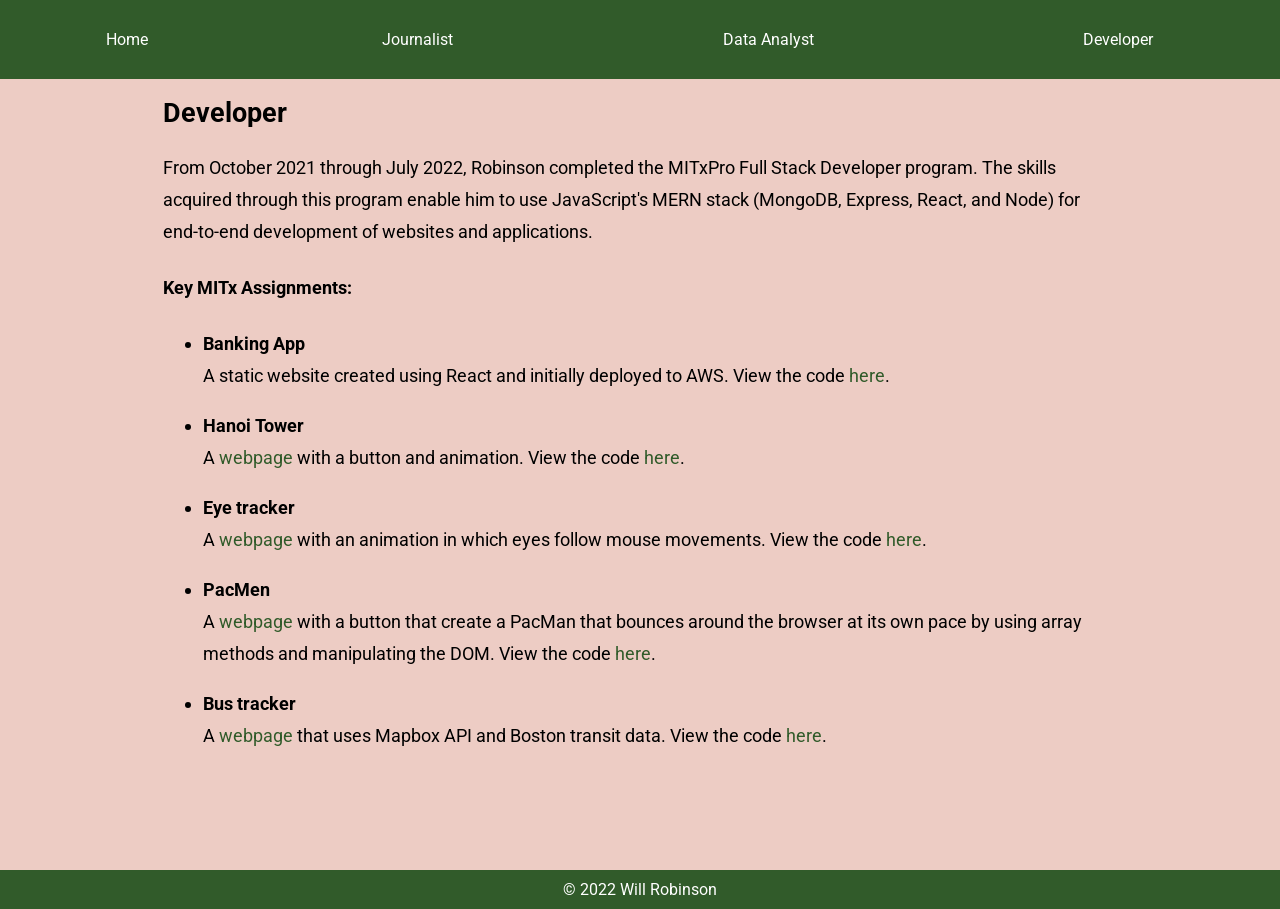
<file: retired_pages/pages/developer.html>
<!doctype html>
<html lang="en">
  <head>
    <meta charset="utf-8">
    <meta name="viewport" content="width=device-width, initial-scale=1, shrink-to-fit=no">
    <meta name="description" content="Will Robinson's featured web development projects.">
    <meta name="author" content="Will Robinson">

    <title>Will Robinson</title>

    <link rel="stylesheet" href="../styles.css">

    <!-- Roboto font-family -->
    <link rel="preconnect" href="https://fonts.googleapis.com">
    <link rel="preconnect" href="https://fonts.gstatic.com" crossorigin>
    <link href="https://fonts.googleapis.com/css2?family=Roboto&display=swap" rel="stylesheet">

  </head>

  <body>
    <header>
      <nav class="navbar">
        <ul class="navbuttons">
          <li><a href="../index.html">Home</a></li>
          <li><a href="./journalist.html">Journalist</a></li>
          <li><a href="./data-analyst.html">Data Analyst</a></li>
          <li><a href="./developer.html">Developer</a></li>
        </ul>
      </nav>
    </header>
    <main role="main">
      <article>
        <h1>Developer</h1>
        <p>From October 2021 through July 2022, Robinson completed the MITxPro Full Stack Developer program. The skills acquired through this program enable him to use JavaScript's MERN stack (MongoDB, Express, React, and Node) for end-to-end development of websites and applications.</p>
        <h4>Key MITx Assignments:</h4> 
        <ul>
          <li>
            <p><strong>Banking App</strong><br>
            A static website created using React and initially deployed to AWS. View the code <a href="https://github.com/WillRobinson152/BadBankExercise" target="_blank" class="nohover">here</a>.</p>
          </li>
          <li>
            <p><strong>Hanoi Tower</strong><br>
            A <a href="https://willrobinson152.github.io/Hanoi-Tower/index.html" target="_blank" class="nohover">webpage</a> with a button and animation. View the code <a href="https://github.com/WillRobinson152/Hanoi-Tower" target="_blank" class="nohover">here</a>.</p>
          </li>
          <li>
            <p><strong>Eye tracker</strong><br>
            A <a href="https://willrobinson152.github.io/Eye-Tracker/index.html" target="_blank" class="nohover">webpage</a> with an animation in which eyes follow mouse movements. View the code <a href="https://github.com/WillRobinson152/Eye-Tracker" target="_blank" class="nohover">here</a>.</p>
          </li>
          <li>
            <p><strong>PacMen</strong><br>
            A <a href="https://willrobinson152.github.io/PacMen/index.html" target="_blank" class="nohover">webpage</a> with a button that create a PacMan that bounces around the browser at its own pace by using array methods and manipulating the DOM. View the code <a href="https://github.com/WillRobinson152/PacMen" target="_blank" class="nohover">here</a>.</p>
          </li>
          <li>
            <p><strong>Bus tracker</strong><br>
            A <a href="https://willrobinson152.github.io/Bus-Tracker/index.html" target="_blank" class="nohover">webpage</a> that uses Mapbox API and Boston transit data. View the code <a href="https://github.com/WillRobinson152/Bus-Tracker" target="_blank" class="nohover">here</a>.</p>
          </li>
        </ul>
      </article>
    </main>
    <footer>
      <p>© 2022 Will Robinson</p>
    </footer>
  </body>
</html>
</file>
<file: retired_pages/styles.css>
* {
    font-family: 'Roboto';
}

body {
	background: #edccc4;
	margin: 0px;
	padding: 0px;
}

main {
	padding-top: 75px;
	padding-left: 10%;
	padding-right: 10%;
}

a:link, a:visited {
	color: #315B2A;
	text-decoration: none;
}

.headshot {
    border-radius: 50%;
}

header {
	position: fixed;
	width: 100%;
	padding: 0px;
	margin: 0px;
	z-index: 1;
}

nav ul {
	list-style-type: none;
	margin: 0;
	padding: 0;
	overflow: hidden;
	background-color: #315B2A;
	display: table;
	width: 100%;
}

nav li {
	display: table-cell
}

li a:not(#eiaweekly, .nohover) {
	display: block;
	color: white;
	text-align: center;
	padding: 30px 30px;
	text-decoration: none;
}

li a:not(#eiaweekly, .nohover):hover {
	background-color: #132B2B;
}

.contents ul {
	display: inline-block;
	text-align: left;
}

.contents {
	margin: auto;
	width: 50%;
	min-width: 350px;
	text-align: center;
}

.contents li {
	list-style-type: none;
	background-color: #315B2A;
	border: 1px solid white;
	width: 320px;
}

.contents li a {
	padding: 0px 0px;
	
}

article {
	text-align: left;
	margin: 15px;
	max-width: 90%;
	font-size: 18px;
	line-height: 32px;
	padding-left: 20px;
}

#contact{
	float: left;
	text-align: left;
	margin: 15px;
	width: 150;
	font-size: 18px;
	line-height: 32px;
}

#about {
	overflow: hidden;
	float: none;
}

footer {
	position: relative;
	width: 100%;
	bottom: -100px;
	background-color: #315B2A;
}

footer p {
	color: white;
	text-decoration: none;
	padding: 10px;
	text-align: center;
	width: 100%;
	box-sizing: border-box;
}

.social {
	width: 140px;
	background-color: #2C597A;
	color: white;
	margin-left: 15px;
}

.social:hover {
	box-shadow: 0 12px 16px 0 rgba(0,0,0,0.24), 0 17px 50px 0 rgba(0,0,0,0.19);
  }

.white {
	background-color: white;
}  

.gray {
	background-color: lightgray;
}

.collection {
	border: solid 1px black;
	padding: 20px 50px;
	text-align: left;
	margin: 0px;
	font-size: 15px;
	line-height: 1;
}

.collection h4 {
	padding: 0px;
	padding-top: 8px;
	margin: 0px;
	line-height: 0;
}

#award-winners h2 {
	margin: 0px;
	padding: 5px;
}

.articles {
	padding: 5px 5px;
}

th {
	border: 1px solid black;
	text-align: center;
	font-size: 18px;
	background-color: #132B2B;
	color: white;
	padding: 5px;
}

table {
	margin: 20px auto;
	border-collapse: collapse;
	width: 80%;
}

tr {
	border: 1px solid black;
}

.left {
	width: 150px;
	text-align: center;
}

#top, #award-winners, #investigations, #CSX {
	scroll-margin-top: 75px;
}

.center {
	display: block;
	margin-left: auto;
	margin-right: auto;
	width: 50%;
}
</file>
<file: site/assets/portfolio.css>
:root {
  --paper: #f6f4ee;
  --ink: #192f2b;
  --muted: #4d5c55;
  --accent: #a84632;
  --line: #d8d9cf;
  --bs-body-bg: var(--paper);
  --bs-body-color: var(--ink);
  --bs-link-color: var(--ink);
  --bs-link-hover-color: var(--accent);
  --bs-body-font-family: system-ui, sans-serif;
}

body { min-height: 100vh; }
.site-width { max-width: 1120px; }

.site-header, .site-footer { border-color: var(--line) !important; }

.site-brand {
  color: var(--ink);
  font-family: Georgia, serif;
  font-size: 1.3rem;
  font-weight: 700;
}

.site-nav {
  column-gap: clamp(.65rem, 2.5vw, 2rem);
  row-gap: .25rem;
}

.site-nav .nav-link {
  color: var(--muted);
  padding: .35rem 0;
  border-bottom: 2px solid transparent;
  font-size: .9rem;
  font-weight: 600;
}

.site-nav .nav-link:hover,
.site-nav .nav-link[aria-current="page"] {
  color: var(--ink);
  border-color: var(--accent);
}

.hero {
  background: var(--ink);
  color: var(--paper);
  padding: clamp(3.75rem, 9vw, 8rem) 0;
}

.hero h1 {
  font-family: Georgia, serif;
  font-size: clamp(3.25rem, 9vw, 7.5rem);
  letter-spacing: -.065em;
  line-height: .97;
  margin: 0;
  overflow-wrap: break-word;
}

.hero .section-title {
  font-size: clamp(2.5rem, 8vw, 6rem);
  letter-spacing: -.05em;
}

.hero-label {
  color: #f0a991;
  font-size: .8rem;
  font-weight: 700;
  letter-spacing: .15em;
  text-transform: uppercase;
}

.hero-copy {
  color: #e3e8df;
  border-left: 2px solid #f0a991;
  padding-left: 1.25rem;
  max-width: 34rem;
}

.hero-copy p { line-height: 1.7; }

.content-section { padding-block: clamp(2.75rem, 6vw, 5rem); }

.content-section h2 {
  font-family: Georgia, serif;
  letter-spacing: -.035em;
}

.work-card {
  --bs-card-bg: #fffdf8;
  --bs-card-border-color: var(--line);
  --bs-card-border-radius: .35rem;
  border-top: 3px solid var(--accent);
  transition: background-color .15s ease, border-color .15s ease;
}

.work-card:hover, .work-card:focus-within {
  background: #efede4;
  border-color: var(--accent);
}

.work-card h3 { font-family: Georgia, serif; }
.work-card a { text-decoration: none; }
.work-card a:focus-visible { outline-offset: .25rem; }
.arrow { color: var(--accent); }
.work-card-copy, .section-copy, .site-footer { color: var(--muted); }
.work-card-copy { max-width: 60ch; line-height: 1.65; }
.section-copy { max-width: 66ch; line-height: 1.8; }

.prose-column {
  max-width: 52rem;
  margin-inline: auto;
}

.prose-column .section-copy {
  max-width: none;
  margin-bottom: 0;
}

.prose-column .section-copy + .section-copy { margin-top: 1.25rem; }

.section-copy a {
  text-decoration-thickness: 1px;
  text-underline-offset: .18em;
}

.experience-list { padding-inline-start: 1.25rem; }
.experience-list li::marker { color: var(--accent); }
.experience-list li + li { margin-top: .5rem; }

.experience-entry {
  border-top: 1px solid var(--line);
  padding-block: clamp(1.5rem, 4vw, 2.5rem);
}

.experience-entry:last-child { padding-bottom: 0; }

.experience-title {
  font-family: Georgia, serif;
  font-size: clamp(1.4rem, 2.5vw, 1.9rem);
  letter-spacing: -.025em;
}

.journalism-dates,
.journalism-award-year {
  color: var(--accent);
  font-size: .875rem;
  font-weight: 700;
}

.journalism-award {
  background: #fffdf8;
  border: 1px solid var(--line);
  border-radius: .35rem;
}

.journalism-award + .journalism-award { margin-top: .5rem; }

.journalism-award summary {
  cursor: pointer;
  padding: .75rem 1rem;
}

.journalism-award summary:hover { background: #efede4; }
.journalism-award summary:focus-visible { outline: 2px solid var(--accent); }
.journalism-award summary::marker { color: var(--accent); }
.journalism-award-year { margin-inline: .25rem .5rem; }
.journalism-award-name { font-weight: 600; }

.journalism-award-body {
  border-top: 1px solid var(--line);
  padding: 1rem;
}

.journalism-quote {
  border-inline-start: 2px solid var(--accent);
  color: var(--muted);
  line-height: 1.65;
  padding-inline-start: .85rem;
}

.visualization-charts {
  display: grid;
  grid-template-columns: minmax(0, 1fr);
  gap: clamp(1.5rem, 4vw, 3rem);
  margin-block: 1.5rem 2.5rem;
}

.datawrapper-panel {
  background: #fff;
  padding: clamp(.5rem, 2vw, 1rem);
}

.datawrapper-panel iframe { display: block; }
.datawrapper-panel img { max-width: 100%; height: auto; }
</file>
<file: site/assets/archive.css>
.archive-controls { max-width: 30rem; }
.archive-clip { max-width: 58rem; margin-inline: auto; overflow-wrap: anywhere; }
.archive-clip h1, .archive-clip h2 { font-family: Georgia, serif; }
.archive-clip h1 { font-size: clamp(1.9rem, 5vw, 3.4rem); }
.archive-clip p, .archive-clip li { line-height: 1.75; }
.archive-clip > p, .archive-clip > ul, .archive-clip > blockquote { max-width: 75ch; }
.archive-clip h4 { font-size: 1.25rem; }
.archive-clip a { text-decoration: underline; }
.archive-clip figure, .archive-embed { margin-block: 1.5rem; }
.archive-clip img { display: block; max-width: 100%; height: auto; }
.archive-clip figcaption, .archive-media-note { color: var(--muted); }
.archive-clip audio { display: block; max-width: 100%; }
.archive-embed iframe { display: block; width: 100%; min-height: 32rem; border: 0; margin-top: 1rem; }
.archive-embed .archive-story-frame { height: clamp(32rem, 78svh, 56rem); }

.portfolio-table-scroll { overflow-x: auto; border: 1px solid #ddd8cb; }
.portfolio-table { width: 100%; min-width: 42rem; background: #fffdf7; }
.portfolio-table th, .portfolio-table td { padding: .85rem 1rem; text-align: left; vertical-align: top; }
.portfolio-table thead { background: #ebe7dc; }
.portfolio-table tbody tr + tr { border-top: 1px solid #ddd8cb; }
.portfolio-table tbody tr:hover, .portfolio-table tbody tr:focus-within { background: #f5f2e8; }
.portfolio-table th button {
  display: inline-flex;
  align-items: center;
  gap: .4rem;
  padding: 0;
  border: 0;
  background: transparent;
  color: inherit;
  font-weight: 700;
  white-space: nowrap;
}
.portfolio-table th button::after { content: '↕' / ''; opacity: .55; }
.portfolio-table th[aria-sort="ascending"] button::after { content: '↑' / ''; opacity: 1; }
.portfolio-table th[aria-sort="descending"] button::after { content: '↓' / ''; opacity: 1; }
.portfolio-table time { white-space: nowrap; font-variant-numeric: tabular-nums; }
.portfolio-table .portfolio-title { text-align: start; white-space: normal; }
</file>
<file: site/assets/flatly.min.css>
@charset "UTF-8";/*!
 * Bootswatch v5.3.8 (https://bootswatch.com)
 * Theme: flatly
 * Copyright 2012-2025 Thomas Park
 * Licensed under MIT
 * Based on Bootstrap
*//*!
 * Bootstrap  v5.3.8 (https://getbootstrap.com/)
 * Copyright 2011-2025 The Bootstrap Authors
 * Licensed under MIT (https://github.com/twbs/bootstrap/blob/main/LICENSE)
 */:root,[data-bs-theme=light]{--bs-blue:#2c3e50;--bs-indigo:#6610f2;--bs-purple:#6f42c1;--bs-pink:#e83e8c;--bs-red:#e74c3c;--bs-orange:#fd7e14;--bs-yellow:#f39c12;--bs-green:#18bc9c;--bs-teal:#20c997;--bs-cyan:#3498db;--bs-black:#000;--bs-white:#fff;--bs-gray:#95a5a6;--bs-gray-dark:#343a40;--bs-gray-100:#f8f9fa;--bs-gray-200:#ecf0f1;--bs-gray-300:#dee2e6;--bs-gray-400:#ced4da;--bs-gray-500:#b4bcc2;--bs-gray-600:#95a5a6;--bs-gray-700:#7b8a8b;--bs-gray-800:#343a40;--bs-gray-900:#212529;--bs-primary:#2c3e50;--bs-secondary:#95a5a6;--bs-success:#18bc9c;--bs-info:#3498db;--bs-warning:#f39c12;--bs-danger:#e74c3c;--bs-light:#ecf0f1;--bs-dark:#7b8a8b;--bs-primary-rgb:44,62,80;--bs-secondary-rgb:149,165,166;--bs-success-rgb:24,188,156;--bs-info-rgb:52,152,219;--bs-warning-rgb:243,156,18;--bs-danger-rgb:231,76,60;--bs-light-rgb:236,240,241;--bs-dark-rgb:123,138,139;--bs-primary-text-emphasis:#121920;--bs-secondary-text-emphasis:#3c4242;--bs-success-text-emphasis:#0a4b3e;--bs-info-text-emphasis:#153d58;--bs-warning-text-emphasis:#613e07;--bs-danger-text-emphasis:#5c1e18;--bs-light-text-emphasis:#7b8a8b;--bs-dark-text-emphasis:#7b8a8b;--bs-primary-bg-subtle:#d5d8dc;--bs-secondary-bg-subtle:#eaeded;--bs-success-bg-subtle:#d1f2eb;--bs-info-bg-subtle:#d6eaf8;--bs-warning-bg-subtle:#fdebd0;--bs-danger-bg-subtle:#fadbd8;--bs-light-bg-subtle:#fcfcfd;--bs-dark-bg-subtle:#ced4da;--bs-primary-border-subtle:#abb2b9;--bs-secondary-border-subtle:#d5dbdb;--bs-success-border-subtle:#a3e4d7;--bs-info-border-subtle:#aed6f1;--bs-warning-border-subtle:#fad7a0;--bs-danger-border-subtle:#f5b7b1;--bs-light-border-subtle:#ecf0f1;--bs-dark-border-subtle:#b4bcc2;--bs-white-rgb:255,255,255;--bs-black-rgb:0,0,0;--bs-font-sans-serif:Lato,-apple-system,BlinkMacSystemFont,"Segoe UI",Roboto,"Helvetica Neue",Arial,sans-serif,"Apple Color Emoji","Segoe UI Emoji","Segoe UI Symbol";--bs-font-monospace:SFMono-Regular,Menlo,Monaco,Consolas,"Liberation Mono","Courier New",monospace;--bs-gradient:linear-gradient(180deg, rgba(255, 255, 255, 0.15), rgba(255, 255, 255, 0));--bs-body-font-family:var(--bs-font-sans-serif);--bs-body-font-size:1rem;--bs-body-font-weight:400;--bs-body-line-height:1.5;--bs-body-color:#212529;--bs-body-color-rgb:33,37,41;--bs-body-bg:#fff;--bs-body-bg-rgb:255,255,255;--bs-emphasis-color:#000;--bs-emphasis-color-rgb:0,0,0;--bs-secondary-color:rgba(33, 37, 41, 0.75);--bs-secondary-color-rgb:33,37,41;--bs-secondary-bg:#ecf0f1;--bs-secondary-bg-rgb:236,240,241;--bs-tertiary-color:rgba(33, 37, 41, 0.5);--bs-tertiary-color-rgb:33,37,41;--bs-tertiary-bg:#f8f9fa;--bs-tertiary-bg-rgb:248,249,250;--bs-heading-color:inherit;--bs-link-color:#18bc9c;--bs-link-color-rgb:24,188,156;--bs-link-decoration:underline;--bs-link-hover-color:#13967d;--bs-link-hover-color-rgb:19,150,125;--bs-code-color:#e83e8c;--bs-highlight-color:#212529;--bs-highlight-bg:#fdebd0;--bs-border-width:1px;--bs-border-style:solid;--bs-border-color:#dee2e6;--bs-border-color-translucent:rgba(0, 0, 0, 0.175);--bs-border-radius:0.375rem;--bs-border-radius-sm:0.25rem;--bs-border-radius-lg:0.5rem;--bs-border-radius-xl:1rem;--bs-border-radius-xxl:2rem;--bs-border-radius-2xl:var(--bs-border-radius-xxl);--bs-border-radius-pill:50rem;--bs-box-shadow:0 0.5rem 1rem rgba(0, 0, 0, 0.15);--bs-box-shadow-sm:0 0.125rem 0.25rem rgba(0, 0, 0, 0.075);--bs-box-shadow-lg:0 1rem 3rem rgba(0, 0, 0, 0.175);--bs-box-shadow-inset:inset 0 1px 2px rgba(0, 0, 0, 0.075);--bs-focus-ring-width:0.25rem;--bs-focus-ring-opacity:0.25;--bs-focus-ring-color:rgba(44, 62, 80, 0.25);--bs-form-valid-color:#18bc9c;--bs-form-valid-border-color:#18bc9c;--bs-form-invalid-color:#e74c3c;--bs-form-invalid-border-color:#e74c3c}[data-bs-theme=dark]{color-scheme:dark;--bs-body-color:#dee2e6;--bs-body-color-rgb:222,226,230;--bs-body-bg:#212529;--bs-body-bg-rgb:33,37,41;--bs-emphasis-color:#fff;--bs-emphasis-color-rgb:255,255,255;--bs-secondary-color:rgba(222, 226, 230, 0.75);--bs-secondary-color-rgb:222,226,230;--bs-secondary-bg:#343a40;--bs-secondary-bg-rgb:52,58,64;--bs-tertiary-color:rgba(222, 226, 230, 0.5);--bs-tertiary-color-rgb:222,226,230;--bs-tertiary-bg:#2b3035;--bs-tertiary-bg-rgb:43,48,53;--bs-primary-text-emphasis:#808b96;--bs-secondary-text-emphasis:#bfc9ca;--bs-success-text-emphasis:#74d7c4;--bs-info-text-emphasis:#85c1e9;--bs-warning-text-emphasis:#f8c471;--bs-danger-text-emphasis:#f1948a;--bs-light-text-emphasis:#f8f9fa;--bs-dark-text-emphasis:#dee2e6;--bs-primary-bg-subtle:#090c10;--bs-secondary-bg-subtle:#1e2121;--bs-success-bg-subtle:#05261f;--bs-info-bg-subtle:#0a1e2c;--bs-warning-bg-subtle:#311f04;--bs-danger-bg-subtle:#2e0f0c;--bs-light-bg-subtle:#343a40;--bs-dark-bg-subtle:#1a1d20;--bs-primary-border-subtle:#1a2530;--bs-secondary-border-subtle:#596364;--bs-success-border-subtle:#0e715e;--bs-info-border-subtle:#1f5b83;--bs-warning-border-subtle:#925e0b;--bs-danger-border-subtle:#8b2e24;--bs-light-border-subtle:#7b8a8b;--bs-dark-border-subtle:#343a40;--bs-heading-color:inherit;--bs-link-color:#808b96;--bs-link-hover-color:#99a2ab;--bs-link-color-rgb:128,139,150;--bs-link-hover-color-rgb:153,162,171;--bs-code-color:#f18bba;--bs-highlight-color:#dee2e6;--bs-highlight-bg:#613e07;--bs-border-color:#7b8a8b;--bs-border-color-translucent:rgba(255, 255, 255, 0.15);--bs-form-valid-color:#74d7c4;--bs-form-valid-border-color:#74d7c4;--bs-form-invalid-color:#f1948a;--bs-form-invalid-border-color:#f1948a}*,::after,::before{box-sizing:border-box}@media (prefers-reduced-motion:no-preference){:root{scroll-behavior:smooth}}body{margin:0;font-family:var(--bs-body-font-family);font-size:var(--bs-body-font-size);font-weight:var(--bs-body-font-weight);line-height:var(--bs-body-line-height);color:var(--bs-body-color);text-align:var(--bs-body-text-align);background-color:var(--bs-body-bg);-webkit-text-size-adjust:100%;-webkit-tap-highlight-color:transparent}hr{margin:1rem 0;color:inherit;border:0;border-top:var(--bs-border-width) solid;opacity:.25}.h1,.h2,.h3,.h4,.h5,.h6,h1,h2,h3,h4,h5,h6{margin-top:0;margin-bottom:.5rem;font-weight:500;line-height:1.2;color:var(--bs-heading-color)}.h1,h1{font-size:calc(1.425rem + 2.1vw)}@media (min-width:1200px){.h1,h1{font-size:3rem}}.h2,h2{font-size:calc(1.375rem + 1.5vw)}@media (min-width:1200px){.h2,h2{font-size:2.5rem}}.h3,h3{font-size:calc(1.325rem + .9vw)}@media (min-width:1200px){.h3,h3{font-size:2rem}}.h4,h4{font-size:calc(1.275rem + .3vw)}@media (min-width:1200px){.h4,h4{font-size:1.5rem}}.h5,h5{font-size:1.25rem}.h6,h6{font-size:1rem}p{margin-top:0;margin-bottom:1rem}abbr[title]{-webkit-text-decoration:underline dotted;text-decoration:underline dotted;cursor:help;-webkit-text-decoration-skip-ink:none;text-decoration-skip-ink:none}address{margin-bottom:1rem;font-style:normal;line-height:inherit}ol,ul{padding-left:2rem}dl,ol,ul{margin-top:0;margin-bottom:1rem}ol ol,ol ul,ul ol,ul ul{margin-bottom:0}dt{font-weight:700}dd{margin-bottom:.5rem;margin-left:0}blockquote{margin:0 0 1rem}b,strong{font-weight:bolder}.small,small{font-size:.875em}.mark,mark{padding:.1875em;color:var(--bs-highlight-color);background-color:var(--bs-highlight-bg)}sub,sup{position:relative;font-size:.75em;line-height:0;vertical-align:baseline}sub{bottom:-.25em}sup{top:-.5em}a{color:rgba(var(--bs-link-color-rgb),var(--bs-link-opacity,1));text-decoration:underline}a:hover{--bs-link-color-rgb:var(--bs-link-hover-color-rgb)}a:not([href]):not([class]),a:not([href]):not([class]):hover{color:inherit;text-decoration:none}code,kbd,pre,samp{font-family:var(--bs-font-monospace);font-size:1em}pre{display:block;margin-top:0;margin-bottom:1rem;overflow:auto;font-size:.875em}pre code{font-size:inherit;color:inherit;word-break:normal}code{font-size:.875em;color:var(--bs-code-color);word-wrap:break-word}a>code{color:inherit}kbd{padding:.1875rem .375rem;font-size:.875em;color:var(--bs-body-bg);background-color:var(--bs-body-color);border-radius:.25rem}kbd kbd{padding:0;font-size:1em}figure{margin:0 0 1rem}img,svg{vertical-align:middle}table{caption-side:bottom;border-collapse:collapse}caption{padding-top:.5rem;padding-bottom:.5rem;color:var(--bs-secondary-color);text-align:left}th{text-align:inherit;text-align:-webkit-match-parent}tbody,td,tfoot,th,thead,tr{border-color:inherit;border-style:solid;border-width:0}label{display:inline-block}button{border-radius:0}button:focus:not(:focus-visible){outline:0}button,input,optgroup,select,textarea{margin:0;font-family:inherit;font-size:inherit;line-height:inherit}button,select{text-transform:none}[role=button]{cursor:pointer}select{word-wrap:normal}select:disabled{opacity:1}[list]:not([type=date]):not([type=datetime-local]):not([type=month]):not([type=week]):not([type=time])::-webkit-calendar-picker-indicator{display:none!important}[type=button],[type=reset],[type=submit],button{-webkit-appearance:button}[type=button]:not(:disabled),[type=reset]:not(:disabled),[type=submit]:not(:disabled),button:not(:disabled){cursor:pointer}::-moz-focus-inner{padding:0;border-style:none}textarea{resize:vertical}fieldset{min-width:0;padding:0;margin:0;border:0}legend{float:left;width:100%;padding:0;margin-bottom:.5rem;line-height:inherit;font-size:calc(1.275rem + .3vw)}@media (min-width:1200px){legend{font-size:1.5rem}}legend+*{clear:left}::-webkit-datetime-edit-day-field,::-webkit-datetime-edit-fields-wrapper,::-webkit-datetime-edit-hour-field,::-webkit-datetime-edit-minute,::-webkit-datetime-edit-month-field,::-webkit-datetime-edit-text,::-webkit-datetime-edit-year-field{padding:0}::-webkit-inner-spin-button{height:auto}[type=search]{-webkit-appearance:textfield;outline-offset:-2px}[type=search]::-webkit-search-cancel-button{cursor:pointer;filter:grayscale(1)}::-webkit-search-decoration{-webkit-appearance:none}::-webkit-color-swatch-wrapper{padding:0}::-webkit-file-upload-button{font:inherit;-webkit-appearance:button}::file-selector-button{font:inherit;-webkit-appearance:button}output{display:inline-block}iframe{border:0}summary{display:list-item;cursor:pointer}progress{vertical-align:baseline}[hidden]{display:none!important}.lead{font-size:1.25rem;font-weight:300}.display-1{font-weight:300;line-height:1.2;font-size:calc(1.625rem + 4.5vw)}@media (min-width:1200px){.display-1{font-size:5rem}}.display-2{font-weight:300;line-height:1.2;font-size:calc(1.575rem + 3.9vw)}@media (min-width:1200px){.display-2{font-size:4.5rem}}.display-3{font-weight:300;line-height:1.2;font-size:calc(1.525rem + 3.3vw)}@media (min-width:1200px){.display-3{font-size:4rem}}.display-4{font-weight:300;line-height:1.2;font-size:calc(1.475rem + 2.7vw)}@media (min-width:1200px){.display-4{font-size:3.5rem}}.display-5{font-weight:300;line-height:1.2;font-size:calc(1.425rem + 2.1vw)}@media (min-width:1200px){.display-5{font-size:3rem}}.display-6{font-weight:300;line-height:1.2;font-size:calc(1.375rem + 1.5vw)}@media (min-width:1200px){.display-6{font-size:2.5rem}}.list-unstyled{padding-left:0;list-style:none}.list-inline{padding-left:0;list-style:none}.list-inline-item{display:inline-block}.list-inline-item:not(:last-child){margin-right:.5rem}.initialism{font-size:.875em;text-transform:uppercase}.blockquote{margin-bottom:1rem;font-size:1.25rem}.blockquote>:last-child{margin-bottom:0}.blockquote-footer{margin-top:-1rem;margin-bottom:1rem;font-size:.875em;color:#95a5a6}.blockquote-footer::before{content:"— "}.img-fluid{max-width:100%;height:auto}.img-thumbnail{padding:.25rem;background-color:var(--bs-body-bg);border:var(--bs-border-width) solid var(--bs-border-color);border-radius:var(--bs-border-radius);max-width:100%;height:auto}.figure{display:inline-block}.figure-img{margin-bottom:.5rem;line-height:1}.figure-caption{font-size:.875em;color:var(--bs-secondary-color)}.container,.container-fluid,.container-lg,.container-md,.container-sm,.container-xl,.container-xxl{--bs-gutter-x:1.5rem;--bs-gutter-y:0;width:100%;padding-right:calc(var(--bs-gutter-x) * .5);padding-left:calc(var(--bs-gutter-x) * .5);margin-right:auto;margin-left:auto}@media (min-width:576px){.container,.container-sm{max-width:540px}}@media (min-width:768px){.container,.container-md,.container-sm{max-width:720px}}@media (min-width:992px){.container,.container-lg,.container-md,.container-sm{max-width:960px}}@media (min-width:1200px){.container,.container-lg,.container-md,.container-sm,.container-xl{max-width:1140px}}@media (min-width:1400px){.container,.container-lg,.container-md,.container-sm,.container-xl,.container-xxl{max-width:1320px}}:root{--bs-breakpoint-xs:0;--bs-breakpoint-sm:576px;--bs-breakpoint-md:768px;--bs-breakpoint-lg:992px;--bs-breakpoint-xl:1200px;--bs-breakpoint-xxl:1400px}.row{--bs-gutter-x:1.5rem;--bs-gutter-y:0;display:flex;flex-wrap:wrap;margin-top:calc(-1 * var(--bs-gutter-y));margin-right:calc(-.5 * var(--bs-gutter-x));margin-left:calc(-.5 * var(--bs-gutter-x))}.row>*{flex-shrink:0;width:100%;max-width:100%;padding-right:calc(var(--bs-gutter-x) * .5);padding-left:calc(var(--bs-gutter-x) * .5);margin-top:var(--bs-gutter-y)}.col{flex:1 0 0}.row-cols-auto>*{flex:0 0 auto;width:auto}.row-cols-1>*{flex:0 0 auto;width:100%}.row-cols-2>*{flex:0 0 auto;width:50%}.row-cols-3>*{flex:0 0 auto;width:33.33333333%}.row-cols-4>*{flex:0 0 auto;width:25%}.row-cols-5>*{flex:0 0 auto;width:20%}.row-cols-6>*{flex:0 0 auto;width:16.66666667%}.col-auto{flex:0 0 auto;width:auto}.col-1{flex:0 0 auto;width:8.33333333%}.col-2{flex:0 0 auto;width:16.66666667%}.col-3{flex:0 0 auto;width:25%}.col-4{flex:0 0 auto;width:33.33333333%}.col-5{flex:0 0 auto;width:41.66666667%}.col-6{flex:0 0 auto;width:50%}.col-7{flex:0 0 auto;width:58.33333333%}.col-8{flex:0 0 auto;width:66.66666667%}.col-9{flex:0 0 auto;width:75%}.col-10{flex:0 0 auto;width:83.33333333%}.col-11{flex:0 0 auto;width:91.66666667%}.col-12{flex:0 0 auto;width:100%}.offset-1{margin-left:8.33333333%}.offset-2{margin-left:16.66666667%}.offset-3{margin-left:25%}.offset-4{margin-left:33.33333333%}.offset-5{margin-left:41.66666667%}.offset-6{margin-left:50%}.offset-7{margin-left:58.33333333%}.offset-8{margin-left:66.66666667%}.offset-9{margin-left:75%}.offset-10{margin-left:83.33333333%}.offset-11{margin-left:91.66666667%}.g-0,.gx-0{--bs-gutter-x:0}.g-0,.gy-0{--bs-gutter-y:0}.g-1,.gx-1{--bs-gutter-x:0.25rem}.g-1,.gy-1{--bs-gutter-y:0.25rem}.g-2,.gx-2{--bs-gutter-x:0.5rem}.g-2,.gy-2{--bs-gutter-y:0.5rem}.g-3,.gx-3{--bs-gutter-x:1rem}.g-3,.gy-3{--bs-gutter-y:1rem}.g-4,.gx-4{--bs-gutter-x:1.5rem}.g-4,.gy-4{--bs-gutter-y:1.5rem}.g-5,.gx-5{--bs-gutter-x:3rem}.g-5,.gy-5{--bs-gutter-y:3rem}@media (min-width:576px){.col-sm{flex:1 0 0}.row-cols-sm-auto>*{flex:0 0 auto;width:auto}.row-cols-sm-1>*{flex:0 0 auto;width:100%}.row-cols-sm-2>*{flex:0 0 auto;width:50%}.row-cols-sm-3>*{flex:0 0 auto;width:33.33333333%}.row-cols-sm-4>*{flex:0 0 auto;width:25%}.row-cols-sm-5>*{flex:0 0 auto;width:20%}.row-cols-sm-6>*{flex:0 0 auto;width:16.66666667%}.col-sm-auto{flex:0 0 auto;width:auto}.col-sm-1{flex:0 0 auto;width:8.33333333%}.col-sm-2{flex:0 0 auto;width:16.66666667%}.col-sm-3{flex:0 0 auto;width:25%}.col-sm-4{flex:0 0 auto;width:33.33333333%}.col-sm-5{flex:0 0 auto;width:41.66666667%}.col-sm-6{flex:0 0 auto;width:50%}.col-sm-7{flex:0 0 auto;width:58.33333333%}.col-sm-8{flex:0 0 auto;width:66.66666667%}.col-sm-9{flex:0 0 auto;width:75%}.col-sm-10{flex:0 0 auto;width:83.33333333%}.col-sm-11{flex:0 0 auto;width:91.66666667%}.col-sm-12{flex:0 0 auto;width:100%}.offset-sm-0{margin-left:0}.offset-sm-1{margin-left:8.33333333%}.offset-sm-2{margin-left:16.66666667%}.offset-sm-3{margin-left:25%}.offset-sm-4{margin-left:33.33333333%}.offset-sm-5{margin-left:41.66666667%}.offset-sm-6{margin-left:50%}.offset-sm-7{margin-left:58.33333333%}.offset-sm-8{margin-left:66.66666667%}.offset-sm-9{margin-left:75%}.offset-sm-10{margin-left:83.33333333%}.offset-sm-11{margin-left:91.66666667%}.g-sm-0,.gx-sm-0{--bs-gutter-x:0}.g-sm-0,.gy-sm-0{--bs-gutter-y:0}.g-sm-1,.gx-sm-1{--bs-gutter-x:0.25rem}.g-sm-1,.gy-sm-1{--bs-gutter-y:0.25rem}.g-sm-2,.gx-sm-2{--bs-gutter-x:0.5rem}.g-sm-2,.gy-sm-2{--bs-gutter-y:0.5rem}.g-sm-3,.gx-sm-3{--bs-gutter-x:1rem}.g-sm-3,.gy-sm-3{--bs-gutter-y:1rem}.g-sm-4,.gx-sm-4{--bs-gutter-x:1.5rem}.g-sm-4,.gy-sm-4{--bs-gutter-y:1.5rem}.g-sm-5,.gx-sm-5{--bs-gutter-x:3rem}.g-sm-5,.gy-sm-5{--bs-gutter-y:3rem}}@media (min-width:768px){.col-md{flex:1 0 0}.row-cols-md-auto>*{flex:0 0 auto;width:auto}.row-cols-md-1>*{flex:0 0 auto;width:100%}.row-cols-md-2>*{flex:0 0 auto;width:50%}.row-cols-md-3>*{flex:0 0 auto;width:33.33333333%}.row-cols-md-4>*{flex:0 0 auto;width:25%}.row-cols-md-5>*{flex:0 0 auto;width:20%}.row-cols-md-6>*{flex:0 0 auto;width:16.66666667%}.col-md-auto{flex:0 0 auto;width:auto}.col-md-1{flex:0 0 auto;width:8.33333333%}.col-md-2{flex:0 0 auto;width:16.66666667%}.col-md-3{flex:0 0 auto;width:25%}.col-md-4{flex:0 0 auto;width:33.33333333%}.col-md-5{flex:0 0 auto;width:41.66666667%}.col-md-6{flex:0 0 auto;width:50%}.col-md-7{flex:0 0 auto;width:58.33333333%}.col-md-8{flex:0 0 auto;width:66.66666667%}.col-md-9{flex:0 0 auto;width:75%}.col-md-10{flex:0 0 auto;width:83.33333333%}.col-md-11{flex:0 0 auto;width:91.66666667%}.col-md-12{flex:0 0 auto;width:100%}.offset-md-0{margin-left:0}.offset-md-1{margin-left:8.33333333%}.offset-md-2{margin-left:16.66666667%}.offset-md-3{margin-left:25%}.offset-md-4{margin-left:33.33333333%}.offset-md-5{margin-left:41.66666667%}.offset-md-6{margin-left:50%}.offset-md-7{margin-left:58.33333333%}.offset-md-8{margin-left:66.66666667%}.offset-md-9{margin-left:75%}.offset-md-10{margin-left:83.33333333%}.offset-md-11{margin-left:91.66666667%}.g-md-0,.gx-md-0{--bs-gutter-x:0}.g-md-0,.gy-md-0{--bs-gutter-y:0}.g-md-1,.gx-md-1{--bs-gutter-x:0.25rem}.g-md-1,.gy-md-1{--bs-gutter-y:0.25rem}.g-md-2,.gx-md-2{--bs-gutter-x:0.5rem}.g-md-2,.gy-md-2{--bs-gutter-y:0.5rem}.g-md-3,.gx-md-3{--bs-gutter-x:1rem}.g-md-3,.gy-md-3{--bs-gutter-y:1rem}.g-md-4,.gx-md-4{--bs-gutter-x:1.5rem}.g-md-4,.gy-md-4{--bs-gutter-y:1.5rem}.g-md-5,.gx-md-5{--bs-gutter-x:3rem}.g-md-5,.gy-md-5{--bs-gutter-y:3rem}}@media (min-width:992px){.col-lg{flex:1 0 0}.row-cols-lg-auto>*{flex:0 0 auto;width:auto}.row-cols-lg-1>*{flex:0 0 auto;width:100%}.row-cols-lg-2>*{flex:0 0 auto;width:50%}.row-cols-lg-3>*{flex:0 0 auto;width:33.33333333%}.row-cols-lg-4>*{flex:0 0 auto;width:25%}.row-cols-lg-5>*{flex:0 0 auto;width:20%}.row-cols-lg-6>*{flex:0 0 auto;width:16.66666667%}.col-lg-auto{flex:0 0 auto;width:auto}.col-lg-1{flex:0 0 auto;width:8.33333333%}.col-lg-2{flex:0 0 auto;width:16.66666667%}.col-lg-3{flex:0 0 auto;width:25%}.col-lg-4{flex:0 0 auto;width:33.33333333%}.col-lg-5{flex:0 0 auto;width:41.66666667%}.col-lg-6{flex:0 0 auto;width:50%}.col-lg-7{flex:0 0 auto;width:58.33333333%}.col-lg-8{flex:0 0 auto;width:66.66666667%}.col-lg-9{flex:0 0 auto;width:75%}.col-lg-10{flex:0 0 auto;width:83.33333333%}.col-lg-11{flex:0 0 auto;width:91.66666667%}.col-lg-12{flex:0 0 auto;width:100%}.offset-lg-0{margin-left:0}.offset-lg-1{margin-left:8.33333333%}.offset-lg-2{margin-left:16.66666667%}.offset-lg-3{margin-left:25%}.offset-lg-4{margin-left:33.33333333%}.offset-lg-5{margin-left:41.66666667%}.offset-lg-6{margin-left:50%}.offset-lg-7{margin-left:58.33333333%}.offset-lg-8{margin-left:66.66666667%}.offset-lg-9{margin-left:75%}.offset-lg-10{margin-left:83.33333333%}.offset-lg-11{margin-left:91.66666667%}.g-lg-0,.gx-lg-0{--bs-gutter-x:0}.g-lg-0,.gy-lg-0{--bs-gutter-y:0}.g-lg-1,.gx-lg-1{--bs-gutter-x:0.25rem}.g-lg-1,.gy-lg-1{--bs-gutter-y:0.25rem}.g-lg-2,.gx-lg-2{--bs-gutter-x:0.5rem}.g-lg-2,.gy-lg-2{--bs-gutter-y:0.5rem}.g-lg-3,.gx-lg-3{--bs-gutter-x:1rem}.g-lg-3,.gy-lg-3{--bs-gutter-y:1rem}.g-lg-4,.gx-lg-4{--bs-gutter-x:1.5rem}.g-lg-4,.gy-lg-4{--bs-gutter-y:1.5rem}.g-lg-5,.gx-lg-5{--bs-gutter-x:3rem}.g-lg-5,.gy-lg-5{--bs-gutter-y:3rem}}@media (min-width:1200px){.col-xl{flex:1 0 0}.row-cols-xl-auto>*{flex:0 0 auto;width:auto}.row-cols-xl-1>*{flex:0 0 auto;width:100%}.row-cols-xl-2>*{flex:0 0 auto;width:50%}.row-cols-xl-3>*{flex:0 0 auto;width:33.33333333%}.row-cols-xl-4>*{flex:0 0 auto;width:25%}.row-cols-xl-5>*{flex:0 0 auto;width:20%}.row-cols-xl-6>*{flex:0 0 auto;width:16.66666667%}.col-xl-auto{flex:0 0 auto;width:auto}.col-xl-1{flex:0 0 auto;width:8.33333333%}.col-xl-2{flex:0 0 auto;width:16.66666667%}.col-xl-3{flex:0 0 auto;width:25%}.col-xl-4{flex:0 0 auto;width:33.33333333%}.col-xl-5{flex:0 0 auto;width:41.66666667%}.col-xl-6{flex:0 0 auto;width:50%}.col-xl-7{flex:0 0 auto;width:58.33333333%}.col-xl-8{flex:0 0 auto;width:66.66666667%}.col-xl-9{flex:0 0 auto;width:75%}.col-xl-10{flex:0 0 auto;width:83.33333333%}.col-xl-11{flex:0 0 auto;width:91.66666667%}.col-xl-12{flex:0 0 auto;width:100%}.offset-xl-0{margin-left:0}.offset-xl-1{margin-left:8.33333333%}.offset-xl-2{margin-left:16.66666667%}.offset-xl-3{margin-left:25%}.offset-xl-4{margin-left:33.33333333%}.offset-xl-5{margin-left:41.66666667%}.offset-xl-6{margin-left:50%}.offset-xl-7{margin-left:58.33333333%}.offset-xl-8{margin-left:66.66666667%}.offset-xl-9{margin-left:75%}.offset-xl-10{margin-left:83.33333333%}.offset-xl-11{margin-left:91.66666667%}.g-xl-0,.gx-xl-0{--bs-gutter-x:0}.g-xl-0,.gy-xl-0{--bs-gutter-y:0}.g-xl-1,.gx-xl-1{--bs-gutter-x:0.25rem}.g-xl-1,.gy-xl-1{--bs-gutter-y:0.25rem}.g-xl-2,.gx-xl-2{--bs-gutter-x:0.5rem}.g-xl-2,.gy-xl-2{--bs-gutter-y:0.5rem}.g-xl-3,.gx-xl-3{--bs-gutter-x:1rem}.g-xl-3,.gy-xl-3{--bs-gutter-y:1rem}.g-xl-4,.gx-xl-4{--bs-gutter-x:1.5rem}.g-xl-4,.gy-xl-4{--bs-gutter-y:1.5rem}.g-xl-5,.gx-xl-5{--bs-gutter-x:3rem}.g-xl-5,.gy-xl-5{--bs-gutter-y:3rem}}@media (min-width:1400px){.col-xxl{flex:1 0 0}.row-cols-xxl-auto>*{flex:0 0 auto;width:auto}.row-cols-xxl-1>*{flex:0 0 auto;width:100%}.row-cols-xxl-2>*{flex:0 0 auto;width:50%}.row-cols-xxl-3>*{flex:0 0 auto;width:33.33333333%}.row-cols-xxl-4>*{flex:0 0 auto;width:25%}.row-cols-xxl-5>*{flex:0 0 auto;width:20%}.row-cols-xxl-6>*{flex:0 0 auto;width:16.66666667%}.col-xxl-auto{flex:0 0 auto;width:auto}.col-xxl-1{flex:0 0 auto;width:8.33333333%}.col-xxl-2{flex:0 0 auto;width:16.66666667%}.col-xxl-3{flex:0 0 auto;width:25%}.col-xxl-4{flex:0 0 auto;width:33.33333333%}.col-xxl-5{flex:0 0 auto;width:41.66666667%}.col-xxl-6{flex:0 0 auto;width:50%}.col-xxl-7{flex:0 0 auto;width:58.33333333%}.col-xxl-8{flex:0 0 auto;width:66.66666667%}.col-xxl-9{flex:0 0 auto;width:75%}.col-xxl-10{flex:0 0 auto;width:83.33333333%}.col-xxl-11{flex:0 0 auto;width:91.66666667%}.col-xxl-12{flex:0 0 auto;width:100%}.offset-xxl-0{margin-left:0}.offset-xxl-1{margin-left:8.33333333%}.offset-xxl-2{margin-left:16.66666667%}.offset-xxl-3{margin-left:25%}.offset-xxl-4{margin-left:33.33333333%}.offset-xxl-5{margin-left:41.66666667%}.offset-xxl-6{margin-left:50%}.offset-xxl-7{margin-left:58.33333333%}.offset-xxl-8{margin-left:66.66666667%}.offset-xxl-9{margin-left:75%}.offset-xxl-10{margin-left:83.33333333%}.offset-xxl-11{margin-left:91.66666667%}.g-xxl-0,.gx-xxl-0{--bs-gutter-x:0}.g-xxl-0,.gy-xxl-0{--bs-gutter-y:0}.g-xxl-1,.gx-xxl-1{--bs-gutter-x:0.25rem}.g-xxl-1,.gy-xxl-1{--bs-gutter-y:0.25rem}.g-xxl-2,.gx-xxl-2{--bs-gutter-x:0.5rem}.g-xxl-2,.gy-xxl-2{--bs-gutter-y:0.5rem}.g-xxl-3,.gx-xxl-3{--bs-gutter-x:1rem}.g-xxl-3,.gy-xxl-3{--bs-gutter-y:1rem}.g-xxl-4,.gx-xxl-4{--bs-gutter-x:1.5rem}.g-xxl-4,.gy-xxl-4{--bs-gutter-y:1.5rem}.g-xxl-5,.gx-xxl-5{--bs-gutter-x:3rem}.g-xxl-5,.gy-xxl-5{--bs-gutter-y:3rem}}.table{--bs-table-color-type:initial;--bs-table-bg-type:initial;--bs-table-color-state:initial;--bs-table-bg-state:initial;--bs-table-color:initial;--bs-table-bg:var(--bs-body-bg);--bs-table-border-color:var(--bs-border-color);--bs-table-accent-bg:transparent;--bs-table-striped-color:initial;--bs-table-striped-bg:rgba(var(--bs-emphasis-color-rgb), 0.05);--bs-table-active-color:initial;--bs-table-active-bg:rgba(var(--bs-emphasis-color-rgb), 0.1);--bs-table-hover-color:initial;--bs-table-hover-bg:rgba(var(--bs-emphasis-color-rgb), 0.075);width:100%;margin-bottom:1rem;vertical-align:top;border-color:var(--bs-table-border-color)}.table>:not(caption)>*>*{padding:.5rem .5rem;color:var(--bs-table-color-state,var(--bs-table-color-type,var(--bs-table-color)));background-color:var(--bs-table-bg);border-bottom-width:var(--bs-border-width);box-shadow:inset 0 0 0 9999px var(--bs-table-bg-state,var(--bs-table-bg-type,var(--bs-table-accent-bg)))}.table>tbody{vertical-align:inherit}.table>thead{vertical-align:bottom}.table-group-divider{border-top:calc(var(--bs-border-width) * 2) solid currentcolor}.caption-top{caption-side:top}.table-sm>:not(caption)>*>*{padding:.25rem .25rem}.table-bordered>:not(caption)>*{border-width:var(--bs-border-width) 0}.table-bordered>:not(caption)>*>*{border-width:0 var(--bs-border-width)}.table-borderless>:not(caption)>*>*{border-bottom-width:0}.table-borderless>:not(:first-child){border-top-width:0}.table-striped>tbody>tr:nth-of-type(odd)>*{--bs-table-color-type:var(--bs-table-striped-color);--bs-table-bg-type:var(--bs-table-striped-bg)}.table-striped-columns>:not(caption)>tr>:nth-child(2n){--bs-table-color-type:var(--bs-table-striped-color);--bs-table-bg-type:var(--bs-table-striped-bg)}.table-active{--bs-table-color-state:var(--bs-table-active-color);--bs-table-bg-state:var(--bs-table-active-bg)}.table-hover>tbody>tr:hover>*{--bs-table-color-state:var(--bs-table-hover-color);--bs-table-bg-state:var(--bs-table-hover-bg)}.table-primary{--bs-table-color:#fff;--bs-table-bg:#2c3e50;--bs-table-border-color:#566573;--bs-table-striped-bg:#374859;--bs-table-striped-color:#fff;--bs-table-active-bg:#415162;--bs-table-active-color:#fff;--bs-table-hover-bg:#3c4c5d;--bs-table-hover-color:#fff;color:var(--bs-table-color);border-color:var(--bs-table-border-color)}.table-secondary{--bs-table-color:#fff;--bs-table-bg:#95a5a6;--bs-table-border-color:#aab7b8;--bs-table-striped-bg:#9aaaaa;--bs-table-striped-color:#fff;--bs-table-active-bg:#a0aeaf;--bs-table-active-color:#fff;--bs-table-hover-bg:#9dacad;--bs-table-hover-color:#fff;color:var(--bs-table-color);border-color:var(--bs-table-border-color)}.table-success{--bs-table-color:#fff;--bs-table-bg:#18bc9c;--bs-table-border-color:#46c9b0;--bs-table-striped-bg:#24bfa1;--bs-table-striped-color:#fff;--bs-table-active-bg:#2fc3a6;--bs-table-active-color:#fff;--bs-table-hover-bg:#29c1a3;--bs-table-hover-color:#fff;color:var(--bs-table-color);border-color:var(--bs-table-border-color)}.table-info{--bs-table-color:#fff;--bs-table-bg:#3498db;--bs-table-border-color:#5dade2;--bs-table-striped-bg:#3e9ddd;--bs-table-striped-color:#fff;--bs-table-active-bg:#48a2df;--bs-table-active-color:#fff;--bs-table-hover-bg:#43a0de;--bs-table-hover-color:#fff;color:var(--bs-table-color);border-color:var(--bs-table-border-color)}.table-warning{--bs-table-color:#fff;--bs-table-bg:#f39c12;--bs-table-border-color:#f5b041;--bs-table-striped-bg:#f4a11e;--bs-table-striped-color:#fff;--bs-table-active-bg:#f4a62a;--bs-table-active-color:#000;--bs-table-hover-bg:#f4a324;--bs-table-hover-color:#fff;color:var(--bs-table-color);border-color:var(--bs-table-border-color)}.table-danger{--bs-table-color:#fff;--bs-table-bg:#e74c3c;--bs-table-border-color:#ec7063;--bs-table-striped-bg:#e85546;--bs-table-striped-color:#fff;--bs-table-active-bg:#e95e50;--bs-table-active-color:#fff;--bs-table-hover-bg:#e9594b;--bs-table-hover-color:#fff;color:var(--bs-table-color);border-color:var(--bs-table-border-color)}.table-light{--bs-table-color:#000;--bs-table-bg:#ecf0f1;--bs-table-border-color:#bdc0c1;--bs-table-striped-bg:#e0e4e5;--bs-table-striped-color:#000;--bs-table-active-bg:#d4d8d9;--bs-table-active-color:#000;--bs-table-hover-bg:#dadedf;--bs-table-hover-color:#000;color:var(--bs-table-color);border-color:var(--bs-table-border-color)}.table-dark{--bs-table-color:#fff;--bs-table-bg:#7b8a8b;--bs-table-border-color:#95a1a2;--bs-table-striped-bg:#829091;--bs-table-striped-color:#fff;--bs-table-active-bg:#889697;--bs-table-active-color:#fff;--bs-table-hover-bg:#859394;--bs-table-hover-color:#fff;color:var(--bs-table-color);border-color:var(--bs-table-border-color)}.table-responsive{overflow-x:auto;-webkit-overflow-scrolling:touch}@media (max-width:575.98px){.table-responsive-sm{overflow-x:auto;-webkit-overflow-scrolling:touch}}@media (max-width:767.98px){.table-responsive-md{overflow-x:auto;-webkit-overflow-scrolling:touch}}@media (max-width:991.98px){.table-responsive-lg{overflow-x:auto;-webkit-overflow-scrolling:touch}}@media (max-width:1199.98px){.table-responsive-xl{overflow-x:auto;-webkit-overflow-scrolling:touch}}@media (max-width:1399.98px){.table-responsive-xxl{overflow-x:auto;-webkit-overflow-scrolling:touch}}.form-label{margin-bottom:.5rem}.col-form-label{padding-top:calc(.375rem + var(--bs-border-width));padding-bottom:calc(.375rem + var(--bs-border-width));margin-bottom:0;font-size:inherit;line-height:1.5}.col-form-label-lg{padding-top:calc(.5rem + var(--bs-border-width));padding-bottom:calc(.5rem + var(--bs-border-width));font-size:1.25rem}.col-form-label-sm{padding-top:calc(.25rem + var(--bs-border-width));padding-bottom:calc(.25rem + var(--bs-border-width));font-size:.875rem}.form-text{margin-top:.25rem;font-size:.875em;color:var(--bs-secondary-color)}.form-control{display:block;width:100%;padding:.375rem .75rem;font-size:1rem;font-weight:400;line-height:1.5;color:var(--bs-body-color);-webkit-appearance:none;-moz-appearance:none;appearance:none;background-color:var(--bs-body-bg);background-clip:padding-box;border:var(--bs-border-width) solid var(--bs-border-color);border-radius:var(--bs-border-radius);transition:border-color .15s ease-in-out,box-shadow .15s ease-in-out}@media (prefers-reduced-motion:reduce){.form-control{transition:none}}.form-control[type=file]{overflow:hidden}.form-control[type=file]:not(:disabled):not([readonly]){cursor:pointer}.form-control:focus{color:var(--bs-body-color);background-color:var(--bs-body-bg);border-color:#969fa8;outline:0;box-shadow:0 0 0 .25rem rgba(44,62,80,.25)}.form-control::-webkit-date-and-time-value{min-width:85px;height:1.5em;margin:0}.form-control::-webkit-datetime-edit{display:block;padding:0}.form-control::-moz-placeholder{color:var(--bs-secondary-color);opacity:1}.form-control::placeholder{color:var(--bs-secondary-color);opacity:1}.form-control:disabled{background-color:var(--bs-secondary-bg);opacity:1}.form-control::-webkit-file-upload-button{padding:.375rem .75rem;margin:-.375rem -.75rem;-webkit-margin-end:.75rem;margin-inline-end:.75rem;color:var(--bs-body-color);background-color:var(--bs-tertiary-bg);pointer-events:none;border-color:inherit;border-style:solid;border-width:0;border-inline-end-width:var(--bs-border-width);border-radius:0;-webkit-transition:color .15s ease-in-out,background-color .15s ease-in-out,border-color .15s ease-in-out,box-shadow .15s ease-in-out;transition:color .15s ease-in-out,background-color .15s ease-in-out,border-color .15s ease-in-out,box-shadow .15s ease-in-out}.form-control::file-selector-button{padding:.375rem .75rem;margin:-.375rem -.75rem;-webkit-margin-end:.75rem;margin-inline-end:.75rem;color:var(--bs-body-color);background-color:var(--bs-tertiary-bg);pointer-events:none;border-color:inherit;border-style:solid;border-width:0;border-inline-end-width:var(--bs-border-width);border-radius:0;transition:color .15s ease-in-out,background-color .15s ease-in-out,border-color .15s ease-in-out,box-shadow .15s ease-in-out}@media (prefers-reduced-motion:reduce){.form-control::-webkit-file-upload-button{-webkit-transition:none;transition:none}.form-control::file-selector-button{transition:none}}.form-control:hover:not(:disabled):not([readonly])::-webkit-file-upload-button{background-color:var(--bs-secondary-bg)}.form-control:hover:not(:disabled):not([readonly])::file-selector-button{background-color:var(--bs-secondary-bg)}.form-control-plaintext{display:block;width:100%;padding:.375rem 0;margin-bottom:0;line-height:1.5;color:var(--bs-body-color);background-color:transparent;border:solid transparent;border-width:var(--bs-border-width) 0}.form-control-plaintext:focus{outline:0}.form-control-plaintext.form-control-lg,.form-control-plaintext.form-control-sm{padding-right:0;padding-left:0}.form-control-sm{min-height:calc(1.5em + .5rem + calc(var(--bs-border-width) * 2));padding:.25rem .5rem;font-size:.875rem;border-radius:var(--bs-border-radius-sm)}.form-control-sm::-webkit-file-upload-button{padding:.25rem .5rem;margin:-.25rem -.5rem;-webkit-margin-end:.5rem;margin-inline-end:.5rem}.form-control-sm::file-selector-button{padding:.25rem .5rem;margin:-.25rem -.5rem;-webkit-margin-end:.5rem;margin-inline-end:.5rem}.form-control-lg{min-height:calc(1.5em + 1rem + calc(var(--bs-border-width) * 2));padding:.5rem 1rem;font-size:1.25rem;border-radius:var(--bs-border-radius-lg)}.form-control-lg::-webkit-file-upload-button{padding:.5rem 1rem;margin:-.5rem -1rem;-webkit-margin-end:1rem;margin-inline-end:1rem}.form-control-lg::file-selector-button{padding:.5rem 1rem;margin:-.5rem -1rem;-webkit-margin-end:1rem;margin-inline-end:1rem}textarea.form-control{min-height:calc(1.5em + .75rem + calc(var(--bs-border-width) * 2))}textarea.form-control-sm{min-height:calc(1.5em + .5rem + calc(var(--bs-border-width) * 2))}textarea.form-control-lg{min-height:calc(1.5em + 1rem + calc(var(--bs-border-width) * 2))}.form-control-color{width:3rem;height:calc(1.5em + .75rem + calc(var(--bs-border-width) * 2));padding:.375rem}.form-control-color:not(:disabled):not([readonly]){cursor:pointer}.form-control-color::-moz-color-swatch{border:0!important;border-radius:var(--bs-border-radius)}.form-control-color::-webkit-color-swatch{border:0!important;border-radius:var(--bs-border-radius)}.form-control-color.form-control-sm{height:calc(1.5em + .5rem + calc(var(--bs-border-width) * 2))}.form-control-color.form-control-lg{height:calc(1.5em + 1rem + calc(var(--bs-border-width) * 2))}.form-select{--bs-form-select-bg-img:url("data:image/svg+xml,%3csvg xmlns='http://www.w3.org/2000/svg' viewBox='0 0 16 16'%3e%3cpath fill='none' stroke='%23343a40' stroke-linecap='round' stroke-linejoin='round' stroke-width='2' d='m2 5 6 6 6-6'/%3e%3c/svg%3e");display:block;width:100%;padding:.375rem 2.25rem .375rem .75rem;font-size:1rem;font-weight:400;line-height:1.5;color:var(--bs-body-color);-webkit-appearance:none;-moz-appearance:none;appearance:none;background-color:var(--bs-body-bg);background-image:var(--bs-form-select-bg-img),var(--bs-form-select-bg-icon,none);background-repeat:no-repeat;background-position:right .75rem center;background-size:16px 12px;border:var(--bs-border-width) solid var(--bs-border-color);border-radius:var(--bs-border-radius);transition:border-color .15s ease-in-out,box-shadow .15s ease-in-out}@media (prefers-reduced-motion:reduce){.form-select{transition:none}}.form-select:focus{border-color:#969fa8;outline:0;box-shadow:0 0 0 .25rem rgba(44,62,80,.25)}.form-select[multiple],.form-select[size]:not([size="1"]){padding-right:.75rem;background-image:none}.form-select:disabled{background-color:var(--bs-secondary-bg)}.form-select:-moz-focusring{color:transparent;text-shadow:0 0 0 var(--bs-body-color)}.form-select-sm{padding-top:.25rem;padding-bottom:.25rem;padding-left:.5rem;font-size:.875rem;border-radius:var(--bs-border-radius-sm)}.form-select-lg{padding-top:.5rem;padding-bottom:.5rem;padding-left:1rem;font-size:1.25rem;border-radius:var(--bs-border-radius-lg)}[data-bs-theme=dark] .form-select{--bs-form-select-bg-img:url("data:image/svg+xml,%3csvg xmlns='http://www.w3.org/2000/svg' viewBox='0 0 16 16'%3e%3cpath fill='none' stroke='%23dee2e6' stroke-linecap='round' stroke-linejoin='round' stroke-width='2' d='m2 5 6 6 6-6'/%3e%3c/svg%3e")}.form-check{display:block;min-height:1.5rem;padding-left:1.5em;margin-bottom:.125rem}.form-check .form-check-input{float:left;margin-left:-1.5em}.form-check-reverse{padding-right:1.5em;padding-left:0;text-align:right}.form-check-reverse .form-check-input{float:right;margin-right:-1.5em;margin-left:0}.form-check-input{--bs-form-check-bg:var(--bs-body-bg);flex-shrink:0;width:1em;height:1em;margin-top:.25em;vertical-align:top;-webkit-appearance:none;-moz-appearance:none;appearance:none;background-color:var(--bs-form-check-bg);background-image:var(--bs-form-check-bg-image);background-repeat:no-repeat;background-position:center;background-size:contain;border:var(--bs-border-width) solid var(--bs-border-color);-webkit-print-color-adjust:exact;color-adjust:exact;print-color-adjust:exact}.form-check-input[type=checkbox]{border-radius:.25em}.form-check-input[type=radio]{border-radius:50%}.form-check-input:active{filter:brightness(90%)}.form-check-input:focus{border-color:#969fa8;outline:0;box-shadow:0 0 0 .25rem rgba(44,62,80,.25)}.form-check-input:checked{background-color:#2c3e50;border-color:#2c3e50}.form-check-input:checked[type=checkbox]{--bs-form-check-bg-image:url("data:image/svg+xml,%3csvg xmlns='http://www.w3.org/2000/svg' viewBox='0 0 20 20'%3e%3cpath fill='none' stroke='%23fff' stroke-linecap='round' stroke-linejoin='round' stroke-width='3' d='m6 10 3 3 6-6'/%3e%3c/svg%3e")}.form-check-input:checked[type=radio]{--bs-form-check-bg-image:url("data:image/svg+xml,%3csvg xmlns='http://www.w3.org/2000/svg' viewBox='-4 -4 8 8'%3e%3ccircle r='2' fill='%23fff'/%3e%3c/svg%3e")}.form-check-input[type=checkbox]:indeterminate{background-color:#2c3e50;border-color:#2c3e50;--bs-form-check-bg-image:url("data:image/svg+xml,%3csvg xmlns='http://www.w3.org/2000/svg' viewBox='0 0 20 20'%3e%3cpath fill='none' stroke='%23fff' stroke-linecap='round' stroke-linejoin='round' stroke-width='3' d='M6 10h8'/%3e%3c/svg%3e")}.form-check-input:disabled{pointer-events:none;filter:none;opacity:.5}.form-check-input:disabled~.form-check-label,.form-check-input[disabled]~.form-check-label{cursor:default;opacity:.5}.form-switch{padding-left:2.5em}.form-switch .form-check-input{--bs-form-switch-bg:url("data:image/svg+xml,%3csvg xmlns='http://www.w3.org/2000/svg' viewBox='-4 -4 8 8'%3e%3ccircle r='3' fill='rgba%280, 0, 0, 0.25%29'/%3e%3c/svg%3e");width:2em;margin-left:-2.5em;background-image:var(--bs-form-switch-bg);background-position:left center;border-radius:2em;transition:background-position .15s ease-in-out}@media (prefers-reduced-motion:reduce){.form-switch .form-check-input{transition:none}}.form-switch .form-check-input:focus{--bs-form-switch-bg:url("data:image/svg+xml,%3csvg xmlns='http://www.w3.org/2000/svg' viewBox='-4 -4 8 8'%3e%3ccircle r='3' fill='%23969fa8'/%3e%3c/svg%3e")}.form-switch .form-check-input:checked{background-position:right center;--bs-form-switch-bg:url("data:image/svg+xml,%3csvg xmlns='http://www.w3.org/2000/svg' viewBox='-4 -4 8 8'%3e%3ccircle r='3' fill='%23fff'/%3e%3c/svg%3e")}.form-switch.form-check-reverse{padding-right:2.5em;padding-left:0}.form-switch.form-check-reverse .form-check-input{margin-right:-2.5em;margin-left:0}.form-check-inline{display:inline-block;margin-right:1rem}.btn-check{position:absolute;clip:rect(0,0,0,0);pointer-events:none}.btn-check:disabled+.btn,.btn-check[disabled]+.btn{pointer-events:none;filter:none;opacity:.65}[data-bs-theme=dark] .form-switch .form-check-input:not(:checked):not(:focus){--bs-form-switch-bg:url("data:image/svg+xml,%3csvg xmlns='http://www.w3.org/2000/svg' viewBox='-4 -4 8 8'%3e%3ccircle r='3' fill='rgba%28255, 255, 255, 0.25%29'/%3e%3c/svg%3e")}.form-range{width:100%;height:1.5rem;padding:0;-webkit-appearance:none;-moz-appearance:none;appearance:none;background-color:transparent}.form-range:focus{outline:0}.form-range:focus::-webkit-slider-thumb{box-shadow:0 0 0 1px #fff,0 0 0 .25rem rgba(44,62,80,.25)}.form-range:focus::-moz-range-thumb{box-shadow:0 0 0 1px #fff,0 0 0 .25rem rgba(44,62,80,.25)}.form-range::-moz-focus-outer{border:0}.form-range::-webkit-slider-thumb{width:1rem;height:1rem;margin-top:-.25rem;-webkit-appearance:none;appearance:none;background-color:#2c3e50;border:0;border-radius:1rem;-webkit-transition:background-color .15s ease-in-out,border-color .15s ease-in-out,box-shadow .15s ease-in-out;transition:background-color .15s ease-in-out,border-color .15s ease-in-out,box-shadow .15s ease-in-out}@media (prefers-reduced-motion:reduce){.form-range::-webkit-slider-thumb{-webkit-transition:none;transition:none}}.form-range::-webkit-slider-thumb:active{background-color:#c0c5cb}.form-range::-webkit-slider-runnable-track{width:100%;height:.5rem;color:transparent;cursor:pointer;background-color:var(--bs-secondary-bg);border-color:transparent;border-radius:1rem}.form-range::-moz-range-thumb{width:1rem;height:1rem;-moz-appearance:none;appearance:none;background-color:#2c3e50;border:0;border-radius:1rem;-moz-transition:background-color .15s ease-in-out,border-color .15s ease-in-out,box-shadow .15s ease-in-out;transition:background-color .15s ease-in-out,border-color .15s ease-in-out,box-shadow .15s ease-in-out}@media (prefers-reduced-motion:reduce){.form-range::-moz-range-thumb{-moz-transition:none;transition:none}}.form-range::-moz-range-thumb:active{background-color:#c0c5cb}.form-range::-moz-range-track{width:100%;height:.5rem;color:transparent;cursor:pointer;background-color:var(--bs-secondary-bg);border-color:transparent;border-radius:1rem}.form-range:disabled{pointer-events:none}.form-range:disabled::-webkit-slider-thumb{background-color:var(--bs-secondary-color)}.form-range:disabled::-moz-range-thumb{background-color:var(--bs-secondary-color)}.form-floating{position:relative}.form-floating>.form-control,.form-floating>.form-control-plaintext,.form-floating>.form-select{height:calc(3.5rem + calc(var(--bs-border-width) * 2));min-height:calc(3.5rem + calc(var(--bs-border-width) * 2));line-height:1.25}.form-floating>label{position:absolute;top:0;left:0;z-index:2;max-width:100%;height:100%;padding:1rem .75rem;overflow:hidden;color:rgba(var(--bs-body-color-rgb),.65);text-align:start;text-overflow:ellipsis;white-space:nowrap;pointer-events:none;border:var(--bs-border-width) solid transparent;transform-origin:0 0;transition:opacity .1s ease-in-out,transform .1s ease-in-out}@media (prefers-reduced-motion:reduce){.form-floating>label{transition:none}}.form-floating>.form-control,.form-floating>.form-control-plaintext{padding:1rem .75rem}.form-floating>.form-control-plaintext::-moz-placeholder,.form-floating>.form-control::-moz-placeholder{color:transparent}.form-floating>.form-control-plaintext::placeholder,.form-floating>.form-control::placeholder{color:transparent}.form-floating>.form-control-plaintext:not(:-moz-placeholder-shown),.form-floating>.form-control:not(:-moz-placeholder-shown){padding-top:1.625rem;padding-bottom:.625rem}.form-floating>.form-control-plaintext:focus,.form-floating>.form-control-plaintext:not(:placeholder-shown),.form-floating>.form-control:focus,.form-floating>.form-control:not(:placeholder-shown){padding-top:1.625rem;padding-bottom:.625rem}.form-floating>.form-control-plaintext:-webkit-autofill,.form-floating>.form-control:-webkit-autofill{padding-top:1.625rem;padding-bottom:.625rem}.form-floating>.form-select{padding-top:1.625rem;padding-bottom:.625rem;padding-left:.75rem}.form-floating>.form-control:not(:-moz-placeholder-shown)~label{transform:scale(.85) translateY(-.5rem) translateX(.15rem)}.form-floating>.form-control-plaintext~label,.form-floating>.form-control:focus~label,.form-floating>.form-control:not(:placeholder-shown)~label,.form-floating>.form-select~label{transform:scale(.85) translateY(-.5rem) translateX(.15rem)}.form-floating>.form-control:-webkit-autofill~label{transform:scale(.85) translateY(-.5rem) translateX(.15rem)}.form-floating>textarea:not(:-moz-placeholder-shown)~label::after{position:absolute;inset:1rem 0.375rem;z-index:-1;height:1.5em;content:"";background-color:var(--bs-body-bg);border-radius:var(--bs-border-radius)}.form-floating>textarea:focus~label::after,.form-floating>textarea:not(:placeholder-shown)~label::after{position:absolute;inset:1rem 0.375rem;z-index:-1;height:1.5em;content:"";background-color:var(--bs-body-bg);border-radius:var(--bs-border-radius)}.form-floating>textarea:disabled~label::after{background-color:var(--bs-secondary-bg)}.form-floating>.form-control-plaintext~label{border-width:var(--bs-border-width) 0}.form-floating>.form-control:disabled~label,.form-floating>:disabled~label{color:#95a5a6}.input-group{position:relative;display:flex;flex-wrap:wrap;align-items:stretch;width:100%}.input-group>.form-control,.input-group>.form-floating,.input-group>.form-select{position:relative;flex:1 1 auto;width:1%;min-width:0}.input-group>.form-control:focus,.input-group>.form-floating:focus-within,.input-group>.form-select:focus{z-index:5}.input-group .btn{position:relative;z-index:2}.input-group .btn:focus{z-index:5}.input-group-text{display:flex;align-items:center;padding:.375rem .75rem;font-size:1rem;font-weight:400;line-height:1.5;color:var(--bs-body-color);text-align:center;white-space:nowrap;background-color:var(--bs-tertiary-bg);border:var(--bs-border-width) solid var(--bs-border-color);border-radius:var(--bs-border-radius)}.input-group-lg>.btn,.input-group-lg>.form-control,.input-group-lg>.form-select,.input-group-lg>.input-group-text{padding:.5rem 1rem;font-size:1.25rem;border-radius:var(--bs-border-radius-lg)}.input-group-sm>.btn,.input-group-sm>.form-control,.input-group-sm>.form-select,.input-group-sm>.input-group-text{padding:.25rem .5rem;font-size:.875rem;border-radius:var(--bs-border-radius-sm)}.input-group-lg>.form-select,.input-group-sm>.form-select{padding-right:3rem}.input-group:not(.has-validation)>.dropdown-toggle:nth-last-child(n+3),.input-group:not(.has-validation)>.form-floating:not(:last-child)>.form-control,.input-group:not(.has-validation)>.form-floating:not(:last-child)>.form-select,.input-group:not(.has-validation)>:not(:last-child):not(.dropdown-toggle):not(.dropdown-menu):not(.form-floating){border-top-right-radius:0;border-bottom-right-radius:0}.input-group.has-validation>.dropdown-toggle:nth-last-child(n+4),.input-group.has-validation>.form-floating:nth-last-child(n+3)>.form-control,.input-group.has-validation>.form-floating:nth-last-child(n+3)>.form-select,.input-group.has-validation>:nth-last-child(n+3):not(.dropdown-toggle):not(.dropdown-menu):not(.form-floating){border-top-right-radius:0;border-bottom-right-radius:0}.input-group>:not(:first-child):not(.dropdown-menu):not(.valid-tooltip):not(.valid-feedback):not(.invalid-tooltip):not(.invalid-feedback){margin-left:calc(-1 * var(--bs-border-width));border-top-left-radius:0;border-bottom-left-radius:0}.input-group>.form-floating:not(:first-child)>.form-control,.input-group>.form-floating:not(:first-child)>.form-select{border-top-left-radius:0;border-bottom-left-radius:0}.valid-feedback{display:none;width:100%;margin-top:.25rem;font-size:.875em;color:var(--bs-form-valid-color)}.valid-tooltip{position:absolute;top:100%;z-index:5;display:none;max-width:100%;padding:.25rem .5rem;margin-top:.1rem;font-size:.875rem;color:#fff;background-color:var(--bs-success);border-radius:var(--bs-border-radius)}.is-valid~.valid-feedback,.is-valid~.valid-tooltip,.was-validated :valid~.valid-feedback,.was-validated :valid~.valid-tooltip{display:block}.form-control.is-valid,.was-validated .form-control:valid{border-color:var(--bs-form-valid-border-color);padding-right:calc(1.5em + .75rem);background-image:url("data:image/svg+xml,%3csvg xmlns='http://www.w3.org/2000/svg' viewBox='0 0 8 8'%3e%3cpath fill='%2318bc9c' d='M2.3 6.73.6 4.53c-.4-1.04.46-1.4 1.1-.8l1.1 1.4 3.4-3.8c.6-.63 1.6-.27 1.2.7l-4 4.6c-.43.5-.8.4-1.1.1'/%3e%3c/svg%3e");background-repeat:no-repeat;background-position:right calc(.375em + .1875rem) center;background-size:calc(.75em + .375rem) calc(.75em + .375rem)}.form-control.is-valid:focus,.was-validated .form-control:valid:focus{border-color:var(--bs-form-valid-border-color);box-shadow:0 0 0 .25rem rgba(var(--bs-success-rgb),.25)}.was-validated textarea.form-control:valid,textarea.form-control.is-valid{padding-right:calc(1.5em + .75rem);background-position:top calc(.375em + .1875rem) right calc(.375em + .1875rem)}.form-select.is-valid,.was-validated .form-select:valid{border-color:var(--bs-form-valid-border-color)}.form-select.is-valid:not([multiple]):not([size]),.form-select.is-valid:not([multiple])[size="1"],.was-validated .form-select:valid:not([multiple]):not([size]),.was-validated .form-select:valid:not([multiple])[size="1"]{--bs-form-select-bg-icon:url("data:image/svg+xml,%3csvg xmlns='http://www.w3.org/2000/svg' viewBox='0 0 8 8'%3e%3cpath fill='%2318bc9c' d='M2.3 6.73.6 4.53c-.4-1.04.46-1.4 1.1-.8l1.1 1.4 3.4-3.8c.6-.63 1.6-.27 1.2.7l-4 4.6c-.43.5-.8.4-1.1.1'/%3e%3c/svg%3e");padding-right:4.125rem;background-position:right .75rem center,center right 2.25rem;background-size:16px 12px,calc(.75em + .375rem) calc(.75em + .375rem)}.form-select.is-valid:focus,.was-validated .form-select:valid:focus{border-color:var(--bs-form-valid-border-color);box-shadow:0 0 0 .25rem rgba(var(--bs-success-rgb),.25)}.form-control-color.is-valid,.was-validated .form-control-color:valid{width:calc(3rem + calc(1.5em + .75rem))}.form-check-input.is-valid,.was-validated .form-check-input:valid{border-color:var(--bs-form-valid-border-color)}.form-check-input.is-valid:checked,.was-validated .form-check-input:valid:checked{background-color:var(--bs-form-valid-color)}.form-check-input.is-valid:focus,.was-validated .form-check-input:valid:focus{box-shadow:0 0 0 .25rem rgba(var(--bs-success-rgb),.25)}.form-check-input.is-valid~.form-check-label,.was-validated .form-check-input:valid~.form-check-label{color:var(--bs-form-valid-color)}.form-check-inline .form-check-input~.valid-feedback{margin-left:.5em}.input-group>.form-control:not(:focus).is-valid,.input-group>.form-floating:not(:focus-within).is-valid,.input-group>.form-select:not(:focus).is-valid,.was-validated .input-group>.form-control:not(:focus):valid,.was-validated .input-group>.form-floating:not(:focus-within):valid,.was-validated .input-group>.form-select:not(:focus):valid{z-index:3}.invalid-feedback{display:none;width:100%;margin-top:.25rem;font-size:.875em;color:var(--bs-form-invalid-color)}.invalid-tooltip{position:absolute;top:100%;z-index:5;display:none;max-width:100%;padding:.25rem .5rem;margin-top:.1rem;font-size:.875rem;color:#fff;background-color:var(--bs-danger);border-radius:var(--bs-border-radius)}.is-invalid~.invalid-feedback,.is-invalid~.invalid-tooltip,.was-validated :invalid~.invalid-feedback,.was-validated :invalid~.invalid-tooltip{display:block}.form-control.is-invalid,.was-validated .form-control:invalid{border-color:var(--bs-form-invalid-border-color);padding-right:calc(1.5em + .75rem);background-image:url("data:image/svg+xml,%3csvg xmlns='http://www.w3.org/2000/svg' viewBox='0 0 12 12' width='12' height='12' fill='none' stroke='%23e74c3c'%3e%3ccircle cx='6' cy='6' r='4.5'/%3e%3cpath stroke-linejoin='round' d='M5.8 3.6h.4L6 6.5z'/%3e%3ccircle cx='6' cy='8.2' r='.6' fill='%23e74c3c' stroke='none'/%3e%3c/svg%3e");background-repeat:no-repeat;background-position:right calc(.375em + .1875rem) center;background-size:calc(.75em + .375rem) calc(.75em + .375rem)}.form-control.is-invalid:focus,.was-validated .form-control:invalid:focus{border-color:var(--bs-form-invalid-border-color);box-shadow:0 0 0 .25rem rgba(var(--bs-danger-rgb),.25)}.was-validated textarea.form-control:invalid,textarea.form-control.is-invalid{padding-right:calc(1.5em + .75rem);background-position:top calc(.375em + .1875rem) right calc(.375em + .1875rem)}.form-select.is-invalid,.was-validated .form-select:invalid{border-color:var(--bs-form-invalid-border-color)}.form-select.is-invalid:not([multiple]):not([size]),.form-select.is-invalid:not([multiple])[size="1"],.was-validated .form-select:invalid:not([multiple]):not([size]),.was-validated .form-select:invalid:not([multiple])[size="1"]{--bs-form-select-bg-icon:url("data:image/svg+xml,%3csvg xmlns='http://www.w3.org/2000/svg' viewBox='0 0 12 12' width='12' height='12' fill='none' stroke='%23e74c3c'%3e%3ccircle cx='6' cy='6' r='4.5'/%3e%3cpath stroke-linejoin='round' d='M5.8 3.6h.4L6 6.5z'/%3e%3ccircle cx='6' cy='8.2' r='.6' fill='%23e74c3c' stroke='none'/%3e%3c/svg%3e");padding-right:4.125rem;background-position:right .75rem center,center right 2.25rem;background-size:16px 12px,calc(.75em + .375rem) calc(.75em + .375rem)}.form-select.is-invalid:focus,.was-validated .form-select:invalid:focus{border-color:var(--bs-form-invalid-border-color);box-shadow:0 0 0 .25rem rgba(var(--bs-danger-rgb),.25)}.form-control-color.is-invalid,.was-validated .form-control-color:invalid{width:calc(3rem + calc(1.5em + .75rem))}.form-check-input.is-invalid,.was-validated .form-check-input:invalid{border-color:var(--bs-form-invalid-border-color)}.form-check-input.is-invalid:checked,.was-validated .form-check-input:invalid:checked{background-color:var(--bs-form-invalid-color)}.form-check-input.is-invalid:focus,.was-validated .form-check-input:invalid:focus{box-shadow:0 0 0 .25rem rgba(var(--bs-danger-rgb),.25)}.form-check-input.is-invalid~.form-check-label,.was-validated .form-check-input:invalid~.form-check-label{color:var(--bs-form-invalid-color)}.form-check-inline .form-check-input~.invalid-feedback{margin-left:.5em}.input-group>.form-control:not(:focus).is-invalid,.input-group>.form-floating:not(:focus-within).is-invalid,.input-group>.form-select:not(:focus).is-invalid,.was-validated .input-group>.form-control:not(:focus):invalid,.was-validated .input-group>.form-floating:not(:focus-within):invalid,.was-validated .input-group>.form-select:not(:focus):invalid{z-index:4}.btn{--bs-btn-padding-x:0.75rem;--bs-btn-padding-y:0.375rem;--bs-btn-font-family: ;--bs-btn-font-size:1rem;--bs-btn-font-weight:400;--bs-btn-line-height:1.5;--bs-btn-color:var(--bs-body-color);--bs-btn-bg:transparent;--bs-btn-border-width:var(--bs-border-width);--bs-btn-border-color:transparent;--bs-btn-border-radius:var(--bs-border-radius);--bs-btn-hover-border-color:transparent;--bs-btn-box-shadow:inset 0 1px 0 rgba(255, 255, 255, 0.15),0 1px 1px rgba(0, 0, 0, 0.075);--bs-btn-disabled-opacity:0.65;--bs-btn-focus-box-shadow:0 0 0 0.25rem rgba(var(--bs-btn-focus-shadow-rgb), .5);display:inline-block;padding:var(--bs-btn-padding-y) var(--bs-btn-padding-x);font-family:var(--bs-btn-font-family);font-size:var(--bs-btn-font-size);font-weight:var(--bs-btn-font-weight);line-height:var(--bs-btn-line-height);color:var(--bs-btn-color);text-align:center;text-decoration:none;vertical-align:middle;cursor:pointer;-webkit-user-select:none;-moz-user-select:none;user-select:none;border:var(--bs-btn-border-width) solid var(--bs-btn-border-color);border-radius:var(--bs-btn-border-radius);background-color:var(--bs-btn-bg);transition:color .15s ease-in-out,background-color .15s ease-in-out,border-color .15s ease-in-out,box-shadow .15s ease-in-out}@media (prefers-reduced-motion:reduce){.btn{transition:none}}.btn:hover{color:var(--bs-btn-hover-color);background-color:var(--bs-btn-hover-bg);border-color:var(--bs-btn-hover-border-color)}.btn-check+.btn:hover{color:var(--bs-btn-color);background-color:var(--bs-btn-bg);border-color:var(--bs-btn-border-color)}.btn:focus-visible{color:var(--bs-btn-hover-color);background-color:var(--bs-btn-hover-bg);border-color:var(--bs-btn-hover-border-color);outline:0;box-shadow:var(--bs-btn-focus-box-shadow)}.btn-check:focus-visible+.btn{border-color:var(--bs-btn-hover-border-color);outline:0;box-shadow:var(--bs-btn-focus-box-shadow)}.btn-check:checked+.btn,.btn.active,.btn.show,.btn:first-child:active,:not(.btn-check)+.btn:active{color:var(--bs-btn-active-color);background-color:var(--bs-btn-active-bg);border-color:var(--bs-btn-active-border-color)}.btn-check:checked+.btn:focus-visible,.btn.active:focus-visible,.btn.show:focus-visible,.btn:first-child:active:focus-visible,:not(.btn-check)+.btn:active:focus-visible{box-shadow:var(--bs-btn-focus-box-shadow)}.btn-check:checked:focus-visible+.btn{box-shadow:var(--bs-btn-focus-box-shadow)}.btn.disabled,.btn:disabled,fieldset:disabled .btn{color:var(--bs-btn-disabled-color);pointer-events:none;background-color:var(--bs-btn-disabled-bg);border-color:var(--bs-btn-disabled-border-color);opacity:var(--bs-btn-disabled-opacity)}.btn-primary{--bs-btn-color:#fff;--bs-btn-bg:#2c3e50;--bs-btn-border-color:#2c3e50;--bs-btn-hover-color:#fff;--bs-btn-hover-bg:#253544;--bs-btn-hover-border-color:#233240;--bs-btn-focus-shadow-rgb:76,91,106;--bs-btn-active-color:#fff;--bs-btn-active-bg:#233240;--bs-btn-active-border-color:#212f3c;--bs-btn-active-shadow:inset 0 3px 5px rgba(0, 0, 0, 0.125);--bs-btn-disabled-color:#fff;--bs-btn-disabled-bg:#2c3e50;--bs-btn-disabled-border-color:#2c3e50}.btn-secondary{--bs-btn-color:#fff;--bs-btn-bg:#95a5a6;--bs-btn-border-color:#95a5a6;--bs-btn-hover-color:#fff;--bs-btn-hover-bg:#7f8c8d;--bs-btn-hover-border-color:#778485;--bs-btn-focus-shadow-rgb:165,179,179;--bs-btn-active-color:#fff;--bs-btn-active-bg:#778485;--bs-btn-active-border-color:#707c7d;--bs-btn-active-shadow:inset 0 3px 5px rgba(0, 0, 0, 0.125);--bs-btn-disabled-color:#fff;--bs-btn-disabled-bg:#95a5a6;--bs-btn-disabled-border-color:#95a5a6}.btn-success{--bs-btn-color:#fff;--bs-btn-bg:#18bc9c;--bs-btn-border-color:#18bc9c;--bs-btn-hover-color:#fff;--bs-btn-hover-bg:#14a085;--bs-btn-hover-border-color:#13967d;--bs-btn-focus-shadow-rgb:59,198,171;--bs-btn-active-color:#fff;--bs-btn-active-bg:#13967d;--bs-btn-active-border-color:#128d75;--bs-btn-active-shadow:inset 0 3px 5px rgba(0, 0, 0, 0.125);--bs-btn-disabled-color:#fff;--bs-btn-disabled-bg:#18bc9c;--bs-btn-disabled-border-color:#18bc9c}.btn-info{--bs-btn-color:#fff;--bs-btn-bg:#3498db;--bs-btn-border-color:#3498db;--bs-btn-hover-color:#fff;--bs-btn-hover-bg:#2c81ba;--bs-btn-hover-border-color:#2a7aaf;--bs-btn-focus-shadow-rgb:82,167,224;--bs-btn-active-color:#fff;--bs-btn-active-bg:#2a7aaf;--bs-btn-active-border-color:#2772a4;--bs-btn-active-shadow:inset 0 3px 5px rgba(0, 0, 0, 0.125);--bs-btn-disabled-color:#fff;--bs-btn-disabled-bg:#3498db;--bs-btn-disabled-border-color:#3498db}.btn-warning{--bs-btn-color:#fff;--bs-btn-bg:#f39c12;--bs-btn-border-color:#f39c12;--bs-btn-hover-color:#fff;--bs-btn-hover-bg:#cf850f;--bs-btn-hover-border-color:#c27d0e;--bs-btn-focus-shadow-rgb:245,171,54;--bs-btn-active-color:#fff;--bs-btn-active-bg:#c27d0e;--bs-btn-active-border-color:#b6750e;--bs-btn-active-shadow:inset 0 3px 5px rgba(0, 0, 0, 0.125);--bs-btn-disabled-color:#fff;--bs-btn-disabled-bg:#f39c12;--bs-btn-disabled-border-color:#f39c12}.btn-danger{--bs-btn-color:#fff;--bs-btn-bg:#e74c3c;--bs-btn-border-color:#e74c3c;--bs-btn-hover-color:#fff;--bs-btn-hover-bg:#c44133;--bs-btn-hover-border-color:#b93d30;--bs-btn-focus-shadow-rgb:235,103,89;--bs-btn-active-color:#fff;--bs-btn-active-bg:#b93d30;--bs-btn-active-border-color:#ad392d;--bs-btn-active-shadow:inset 0 3px 5px rgba(0, 0, 0, 0.125);--bs-btn-disabled-color:#fff;--bs-btn-disabled-bg:#e74c3c;--bs-btn-disabled-border-color:#e74c3c}.btn-light{--bs-btn-color:#000;--bs-btn-bg:#ecf0f1;--bs-btn-border-color:#ecf0f1;--bs-btn-hover-color:#000;--bs-btn-hover-bg:#c9cccd;--bs-btn-hover-border-color:#bdc0c1;--bs-btn-focus-shadow-rgb:201,204,205;--bs-btn-active-color:#000;--bs-btn-active-bg:#bdc0c1;--bs-btn-active-border-color:#b1b4b5;--bs-btn-active-shadow:inset 0 3px 5px rgba(0, 0, 0, 0.125);--bs-btn-disabled-color:#000;--bs-btn-disabled-bg:#ecf0f1;--bs-btn-disabled-border-color:#ecf0f1}.btn-dark{--bs-btn-color:#fff;--bs-btn-bg:#7b8a8b;--bs-btn-border-color:#7b8a8b;--bs-btn-hover-color:#fff;--bs-btn-hover-bg:#8f9c9c;--bs-btn-hover-border-color:#889697;--bs-btn-focus-shadow-rgb:143,156,156;--bs-btn-active-color:#fff;--bs-btn-active-bg:#95a1a2;--bs-btn-active-border-color:#889697;--bs-btn-active-shadow:inset 0 3px 5px rgba(0, 0, 0, 0.125);--bs-btn-disabled-color:#fff;--bs-btn-disabled-bg:#7b8a8b;--bs-btn-disabled-border-color:#7b8a8b}.btn-outline-primary{--bs-btn-color:#2c3e50;--bs-btn-border-color:#2c3e50;--bs-btn-hover-color:#fff;--bs-btn-hover-bg:#2c3e50;--bs-btn-hover-border-color:#2c3e50;--bs-btn-focus-shadow-rgb:44,62,80;--bs-btn-active-color:#fff;--bs-btn-active-bg:#2c3e50;--bs-btn-active-border-color:#2c3e50;--bs-btn-active-shadow:inset 0 3px 5px rgba(0, 0, 0, 0.125);--bs-btn-disabled-color:#2c3e50;--bs-btn-disabled-bg:transparent;--bs-btn-disabled-border-color:#2c3e50;--bs-gradient:none}.btn-outline-secondary{--bs-btn-color:#95a5a6;--bs-btn-border-color:#95a5a6;--bs-btn-hover-color:#fff;--bs-btn-hover-bg:#95a5a6;--bs-btn-hover-border-color:#95a5a6;--bs-btn-focus-shadow-rgb:149,165,166;--bs-btn-active-color:#fff;--bs-btn-active-bg:#95a5a6;--bs-btn-active-border-color:#95a5a6;--bs-btn-active-shadow:inset 0 3px 5px rgba(0, 0, 0, 0.125);--bs-btn-disabled-color:#95a5a6;--bs-btn-disabled-bg:transparent;--bs-btn-disabled-border-color:#95a5a6;--bs-gradient:none}.btn-outline-success{--bs-btn-color:#18bc9c;--bs-btn-border-color:#18bc9c;--bs-btn-hover-color:#fff;--bs-btn-hover-bg:#18bc9c;--bs-btn-hover-border-color:#18bc9c;--bs-btn-focus-shadow-rgb:24,188,156;--bs-btn-active-color:#fff;--bs-btn-active-bg:#18bc9c;--bs-btn-active-border-color:#18bc9c;--bs-btn-active-shadow:inset 0 3px 5px rgba(0, 0, 0, 0.125);--bs-btn-disabled-color:#18bc9c;--bs-btn-disabled-bg:transparent;--bs-btn-disabled-border-color:#18bc9c;--bs-gradient:none}.btn-outline-info{--bs-btn-color:#3498db;--bs-btn-border-color:#3498db;--bs-btn-hover-color:#fff;--bs-btn-hover-bg:#3498db;--bs-btn-hover-border-color:#3498db;--bs-btn-focus-shadow-rgb:52,152,219;--bs-btn-active-color:#fff;--bs-btn-active-bg:#3498db;--bs-btn-active-border-color:#3498db;--bs-btn-active-shadow:inset 0 3px 5px rgba(0, 0, 0, 0.125);--bs-btn-disabled-color:#3498db;--bs-btn-disabled-bg:transparent;--bs-btn-disabled-border-color:#3498db;--bs-gradient:none}.btn-outline-warning{--bs-btn-color:#f39c12;--bs-btn-border-color:#f39c12;--bs-btn-hover-color:#fff;--bs-btn-hover-bg:#f39c12;--bs-btn-hover-border-color:#f39c12;--bs-btn-focus-shadow-rgb:243,156,18;--bs-btn-active-color:#fff;--bs-btn-active-bg:#f39c12;--bs-btn-active-border-color:#f39c12;--bs-btn-active-shadow:inset 0 3px 5px rgba(0, 0, 0, 0.125);--bs-btn-disabled-color:#f39c12;--bs-btn-disabled-bg:transparent;--bs-btn-disabled-border-color:#f39c12;--bs-gradient:none}.btn-outline-danger{--bs-btn-color:#e74c3c;--bs-btn-border-color:#e74c3c;--bs-btn-hover-color:#fff;--bs-btn-hover-bg:#e74c3c;--bs-btn-hover-border-color:#e74c3c;--bs-btn-focus-shadow-rgb:231,76,60;--bs-btn-active-color:#fff;--bs-btn-active-bg:#e74c3c;--bs-btn-active-border-color:#e74c3c;--bs-btn-active-shadow:inset 0 3px 5px rgba(0, 0, 0, 0.125);--bs-btn-disabled-color:#e74c3c;--bs-btn-disabled-bg:transparent;--bs-btn-disabled-border-color:#e74c3c;--bs-gradient:none}.btn-outline-light{--bs-btn-color:#ecf0f1;--bs-btn-border-color:#ecf0f1;--bs-btn-hover-color:#000;--bs-btn-hover-bg:#ecf0f1;--bs-btn-hover-border-color:#ecf0f1;--bs-btn-focus-shadow-rgb:236,240,241;--bs-btn-active-color:#000;--bs-btn-active-bg:#ecf0f1;--bs-btn-active-border-color:#ecf0f1;--bs-btn-active-shadow:inset 0 3px 5px rgba(0, 0, 0, 0.125);--bs-btn-disabled-color:#ecf0f1;--bs-btn-disabled-bg:transparent;--bs-btn-disabled-border-color:#ecf0f1;--bs-gradient:none}.btn-outline-dark{--bs-btn-color:#7b8a8b;--bs-btn-border-color:#7b8a8b;--bs-btn-hover-color:#fff;--bs-btn-hover-bg:#7b8a8b;--bs-btn-hover-border-color:#7b8a8b;--bs-btn-focus-shadow-rgb:123,138,139;--bs-btn-active-color:#fff;--bs-btn-active-bg:#7b8a8b;--bs-btn-active-border-color:#7b8a8b;--bs-btn-active-shadow:inset 0 3px 5px rgba(0, 0, 0, 0.125);--bs-btn-disabled-color:#7b8a8b;--bs-btn-disabled-bg:transparent;--bs-btn-disabled-border-color:#7b8a8b;--bs-gradient:none}.btn-link{--bs-btn-font-weight:400;--bs-btn-color:var(--bs-link-color);--bs-btn-bg:transparent;--bs-btn-border-color:transparent;--bs-btn-hover-color:var(--bs-link-hover-color);--bs-btn-hover-border-color:transparent;--bs-btn-active-color:var(--bs-link-hover-color);--bs-btn-active-border-color:transparent;--bs-btn-disabled-color:#95a5a6;--bs-btn-disabled-border-color:transparent;--bs-btn-box-shadow:0 0 0 #000;--bs-btn-focus-shadow-rgb:59,198,171;text-decoration:underline}.btn-link:focus-visible{color:var(--bs-btn-color)}.btn-link:hover{color:var(--bs-btn-hover-color)}.btn-group-lg>.btn,.btn-lg{--bs-btn-padding-y:0.5rem;--bs-btn-padding-x:1rem;--bs-btn-font-size:1.25rem;--bs-btn-border-radius:var(--bs-border-radius-lg)}.btn-group-sm>.btn,.btn-sm{--bs-btn-padding-y:0.25rem;--bs-btn-padding-x:0.5rem;--bs-btn-font-size:0.875rem;--bs-btn-border-radius:var(--bs-border-radius-sm)}.fade{transition:opacity .15s linear}@media (prefers-reduced-motion:reduce){.fade{transition:none}}.fade:not(.show){opacity:0}.collapse:not(.show){display:none}.collapsing{height:0;overflow:hidden;transition:height .35s ease}@media (prefers-reduced-motion:reduce){.collapsing{transition:none}}.collapsing.collapse-horizontal{width:0;height:auto;transition:width .35s ease}@media (prefers-reduced-motion:reduce){.collapsing.collapse-horizontal{transition:none}}.dropdown,.dropdown-center,.dropend,.dropstart,.dropup,.dropup-center{position:relative}.dropdown-toggle{white-space:nowrap}.dropdown-toggle::after{display:inline-block;margin-left:.255em;vertical-align:.255em;content:"";border-top:.3em solid;border-right:.3em solid transparent;border-bottom:0;border-left:.3em solid transparent}.dropdown-toggle:empty::after{margin-left:0}.dropdown-menu{--bs-dropdown-zindex:1000;--bs-dropdown-min-width:10rem;--bs-dropdown-padding-x:0;--bs-dropdown-padding-y:0.5rem;--bs-dropdown-spacer:0.125rem;--bs-dropdown-font-size:1rem;--bs-dropdown-color:var(--bs-body-color);--bs-dropdown-bg:var(--bs-body-bg);--bs-dropdown-border-color:#ced4da;--bs-dropdown-border-radius:var(--bs-border-radius);--bs-dropdown-border-width:var(--bs-border-width);--bs-dropdown-inner-border-radius:calc(var(--bs-border-radius) - var(--bs-border-width));--bs-dropdown-divider-bg:#ced4da;--bs-dropdown-divider-margin-y:0.5rem;--bs-dropdown-box-shadow:var(--bs-box-shadow);--bs-dropdown-link-color:#7b8a8b;--bs-dropdown-link-hover-color:#fff;--bs-dropdown-link-hover-bg:#2c3e50;--bs-dropdown-link-active-color:#fff;--bs-dropdown-link-active-bg:#2c3e50;--bs-dropdown-link-disabled-color:var(--bs-tertiary-color);--bs-dropdown-item-padding-x:1rem;--bs-dropdown-item-padding-y:0.25rem;--bs-dropdown-header-color:#95a5a6;--bs-dropdown-header-padding-x:1rem;--bs-dropdown-header-padding-y:0.5rem;position:absolute;z-index:var(--bs-dropdown-zindex);display:none;min-width:var(--bs-dropdown-min-width);padding:var(--bs-dropdown-padding-y) var(--bs-dropdown-padding-x);margin:0;font-size:var(--bs-dropdown-font-size);color:var(--bs-dropdown-color);text-align:left;list-style:none;background-color:var(--bs-dropdown-bg);background-clip:padding-box;border:var(--bs-dropdown-border-width) solid var(--bs-dropdown-border-color);border-radius:var(--bs-dropdown-border-radius)}.dropdown-menu[data-bs-popper]{top:100%;left:0;margin-top:var(--bs-dropdown-spacer)}.dropdown-menu-start{--bs-position:start}.dropdown-menu-start[data-bs-popper]{right:auto;left:0}.dropdown-menu-end{--bs-position:end}.dropdown-menu-end[data-bs-popper]{right:0;left:auto}@media (min-width:576px){.dropdown-menu-sm-start{--bs-position:start}.dropdown-menu-sm-start[data-bs-popper]{right:auto;left:0}.dropdown-menu-sm-end{--bs-position:end}.dropdown-menu-sm-end[data-bs-popper]{right:0;left:auto}}@media (min-width:768px){.dropdown-menu-md-start{--bs-position:start}.dropdown-menu-md-start[data-bs-popper]{right:auto;left:0}.dropdown-menu-md-end{--bs-position:end}.dropdown-menu-md-end[data-bs-popper]{right:0;left:auto}}@media (min-width:992px){.dropdown-menu-lg-start{--bs-position:start}.dropdown-menu-lg-start[data-bs-popper]{right:auto;left:0}.dropdown-menu-lg-end{--bs-position:end}.dropdown-menu-lg-end[data-bs-popper]{right:0;left:auto}}@media (min-width:1200px){.dropdown-menu-xl-start{--bs-position:start}.dropdown-menu-xl-start[data-bs-popper]{right:auto;left:0}.dropdown-menu-xl-end{--bs-position:end}.dropdown-menu-xl-end[data-bs-popper]{right:0;left:auto}}@media (min-width:1400px){.dropdown-menu-xxl-start{--bs-position:start}.dropdown-menu-xxl-start[data-bs-popper]{right:auto;left:0}.dropdown-menu-xxl-end{--bs-position:end}.dropdown-menu-xxl-end[data-bs-popper]{right:0;left:auto}}.dropup .dropdown-menu[data-bs-popper]{top:auto;bottom:100%;margin-top:0;margin-bottom:var(--bs-dropdown-spacer)}.dropup .dropdown-toggle::after{display:inline-block;margin-left:.255em;vertical-align:.255em;content:"";border-top:0;border-right:.3em solid transparent;border-bottom:.3em solid;border-left:.3em solid transparent}.dropup .dropdown-toggle:empty::after{margin-left:0}.dropend .dropdown-menu[data-bs-popper]{top:0;right:auto;left:100%;margin-top:0;margin-left:var(--bs-dropdown-spacer)}.dropend .dropdown-toggle::after{display:inline-block;margin-left:.255em;vertical-align:.255em;content:"";border-top:.3em solid transparent;border-right:0;border-bottom:.3em solid transparent;border-left:.3em solid}.dropend .dropdown-toggle:empty::after{margin-left:0}.dropend .dropdown-toggle::after{vertical-align:0}.dropstart .dropdown-menu[data-bs-popper]{top:0;right:100%;left:auto;margin-top:0;margin-right:var(--bs-dropdown-spacer)}.dropstart .dropdown-toggle::after{display:inline-block;margin-left:.255em;vertical-align:.255em;content:""}.dropstart .dropdown-toggle::after{display:none}.dropstart .dropdown-toggle::before{display:inline-block;margin-right:.255em;vertical-align:.255em;content:"";border-top:.3em solid transparent;border-right:.3em solid;border-bottom:.3em solid transparent}.dropstart .dropdown-toggle:empty::after{margin-left:0}.dropstart .dropdown-toggle::before{vertical-align:0}.dropdown-divider{height:0;margin:var(--bs-dropdown-divider-margin-y) 0;overflow:hidden;border-top:1px solid var(--bs-dropdown-divider-bg);opacity:1}.dropdown-item{display:block;width:100%;padding:var(--bs-dropdown-item-padding-y) var(--bs-dropdown-item-padding-x);clear:both;font-weight:400;color:var(--bs-dropdown-link-color);text-align:inherit;text-decoration:none;white-space:nowrap;background-color:transparent;border:0;border-radius:var(--bs-dropdown-item-border-radius,0)}.dropdown-item:focus,.dropdown-item:hover{color:var(--bs-dropdown-link-hover-color);background-color:var(--bs-dropdown-link-hover-bg)}.dropdown-item.active,.dropdown-item:active{color:var(--bs-dropdown-link-active-color);text-decoration:none;background-color:var(--bs-dropdown-link-active-bg)}.dropdown-item.disabled,.dropdown-item:disabled{color:var(--bs-dropdown-link-disabled-color);pointer-events:none;background-color:transparent}.dropdown-menu.show{display:block}.dropdown-header{display:block;padding:var(--bs-dropdown-header-padding-y) var(--bs-dropdown-header-padding-x);margin-bottom:0;font-size:.875rem;color:var(--bs-dropdown-header-color);white-space:nowrap}.dropdown-item-text{display:block;padding:var(--bs-dropdown-item-padding-y) var(--bs-dropdown-item-padding-x);color:var(--bs-dropdown-link-color)}.dropdown-menu-dark{--bs-dropdown-color:#dee2e6;--bs-dropdown-bg:#343a40;--bs-dropdown-border-color:#ced4da;--bs-dropdown-box-shadow: ;--bs-dropdown-link-color:#dee2e6;--bs-dropdown-link-hover-color:#fff;--bs-dropdown-divider-bg:#ced4da;--bs-dropdown-link-hover-bg:rgba(255, 255, 255, 0.15);--bs-dropdown-link-active-color:#fff;--bs-dropdown-link-active-bg:#2c3e50;--bs-dropdown-link-disabled-color:#b4bcc2;--bs-dropdown-header-color:#b4bcc2}.btn-group,.btn-group-vertical{position:relative;display:inline-flex;vertical-align:middle}.btn-group-vertical>.btn,.btn-group>.btn{position:relative;flex:1 1 auto}.btn-group-vertical>.btn-check:checked+.btn,.btn-group-vertical>.btn-check:focus+.btn,.btn-group-vertical>.btn.active,.btn-group-vertical>.btn:active,.btn-group-vertical>.btn:focus,.btn-group-vertical>.btn:hover,.btn-group>.btn-check:checked+.btn,.btn-group>.btn-check:focus+.btn,.btn-group>.btn.active,.btn-group>.btn:active,.btn-group>.btn:focus,.btn-group>.btn:hover{z-index:1}.btn-toolbar{display:flex;flex-wrap:wrap;justify-content:flex-start}.btn-toolbar .input-group{width:auto}.btn-group{border-radius:var(--bs-border-radius)}.btn-group>.btn-group:not(:first-child),.btn-group>:not(.btn-check:first-child)+.btn{margin-left:calc(-1 * var(--bs-border-width))}.btn-group>.btn-group:not(:last-child)>.btn,.btn-group>.btn.dropdown-toggle-split:first-child,.btn-group>.btn:not(:last-child):not(.dropdown-toggle){border-top-right-radius:0;border-bottom-right-radius:0}.btn-group>.btn-group:not(:first-child)>.btn,.btn-group>.btn:nth-child(n+3),.btn-group>:not(.btn-check)+.btn{border-top-left-radius:0;border-bottom-left-radius:0}.dropdown-toggle-split{padding-right:.5625rem;padding-left:.5625rem}.dropdown-toggle-split::after,.dropend .dropdown-toggle-split::after,.dropup .dropdown-toggle-split::after{margin-left:0}.dropstart .dropdown-toggle-split::before{margin-right:0}.btn-group-sm>.btn+.dropdown-toggle-split,.btn-sm+.dropdown-toggle-split{padding-right:.375rem;padding-left:.375rem}.btn-group-lg>.btn+.dropdown-toggle-split,.btn-lg+.dropdown-toggle-split{padding-right:.75rem;padding-left:.75rem}.btn-group-vertical{flex-direction:column;align-items:flex-start;justify-content:center}.btn-group-vertical>.btn,.btn-group-vertical>.btn-group{width:100%}.btn-group-vertical>.btn-group:not(:first-child),.btn-group-vertical>.btn:not(:first-child){margin-top:calc(-1 * var(--bs-border-width))}.btn-group-vertical>.btn-group:not(:last-child)>.btn,.btn-group-vertical>.btn:not(:last-child):not(.dropdown-toggle){border-bottom-right-radius:0;border-bottom-left-radius:0}.btn-group-vertical>.btn-group:not(:first-child)>.btn,.btn-group-vertical>.btn:nth-child(n+3),.btn-group-vertical>:not(.btn-check)+.btn{border-top-left-radius:0;border-top-right-radius:0}.nav{--bs-nav-link-padding-x:2rem;--bs-nav-link-padding-y:0.5rem;--bs-nav-link-font-weight: ;--bs-nav-link-color:var(--bs-link-color);--bs-nav-link-hover-color:var(--bs-link-hover-color);--bs-nav-link-disabled-color:#95a5a6;display:flex;flex-wrap:wrap;padding-left:0;margin-bottom:0;list-style:none}.nav-link{display:block;padding:var(--bs-nav-link-padding-y) var(--bs-nav-link-padding-x);font-size:var(--bs-nav-link-font-size);font-weight:var(--bs-nav-link-font-weight);color:var(--bs-nav-link-color);text-decoration:none;background:0 0;border:0;transition:color .15s ease-in-out,background-color .15s ease-in-out,border-color .15s ease-in-out}@media (prefers-reduced-motion:reduce){.nav-link{transition:none}}.nav-link:focus,.nav-link:hover{color:var(--bs-nav-link-hover-color)}.nav-link:focus-visible{outline:0;box-shadow:0 0 0 .25rem rgba(44,62,80,.25)}.nav-link.disabled,.nav-link:disabled{color:var(--bs-nav-link-disabled-color);pointer-events:none;cursor:default}.nav-tabs{--bs-nav-tabs-border-width:var(--bs-border-width);--bs-nav-tabs-border-color:#ced4da;--bs-nav-tabs-border-radius:var(--bs-border-radius);--bs-nav-tabs-link-hover-border-color:#ced4da #ced4da transparent;--bs-nav-tabs-link-active-color:#18bc9c;--bs-nav-tabs-link-active-bg:var(--bs-body-bg);--bs-nav-tabs-link-active-border-color:#ced4da #ced4da transparent;border-bottom:var(--bs-nav-tabs-border-width) solid var(--bs-nav-tabs-border-color)}.nav-tabs .nav-link{margin-bottom:calc(-1 * var(--bs-nav-tabs-border-width));border:var(--bs-nav-tabs-border-width) solid transparent;border-top-left-radius:var(--bs-nav-tabs-border-radius);border-top-right-radius:var(--bs-nav-tabs-border-radius)}.nav-tabs .nav-link:focus,.nav-tabs .nav-link:hover{isolation:isolate;border-color:var(--bs-nav-tabs-link-hover-border-color)}.nav-tabs .nav-item.show .nav-link,.nav-tabs .nav-link.active{color:var(--bs-nav-tabs-link-active-color);background-color:var(--bs-nav-tabs-link-active-bg);border-color:var(--bs-nav-tabs-link-active-border-color)}.nav-tabs .dropdown-menu{margin-top:calc(-1 * var(--bs-nav-tabs-border-width));border-top-left-radius:0;border-top-right-radius:0}.nav-pills{--bs-nav-pills-border-radius:var(--bs-border-radius);--bs-nav-pills-link-active-color:#fff;--bs-nav-pills-link-active-bg:#2c3e50}.nav-pills .nav-link{border-radius:var(--bs-nav-pills-border-radius)}.nav-pills .nav-link.active,.nav-pills .show>.nav-link{color:var(--bs-nav-pills-link-active-color);background-color:var(--bs-nav-pills-link-active-bg)}.nav-underline{--bs-nav-underline-gap:1rem;--bs-nav-underline-border-width:0.125rem;--bs-nav-underline-link-active-color:var(--bs-emphasis-color);gap:var(--bs-nav-underline-gap)}.nav-underline .nav-link{padding-right:0;padding-left:0;border-bottom:var(--bs-nav-underline-border-width) solid transparent}.nav-underline .nav-link:focus,.nav-underline .nav-link:hover{border-bottom-color:currentcolor}.nav-underline .nav-link.active,.nav-underline .show>.nav-link{font-weight:700;color:var(--bs-nav-underline-link-active-color);border-bottom-color:currentcolor}.nav-fill .nav-item,.nav-fill>.nav-link{flex:1 1 auto;text-align:center}.nav-justified .nav-item,.nav-justified>.nav-link{flex-grow:1;flex-basis:0;text-align:center}.nav-fill .nav-item .nav-link,.nav-justified .nav-item .nav-link{width:100%}.tab-content>.tab-pane{display:none}.tab-content>.active{display:block}.navbar{--bs-navbar-padding-x:0;--bs-navbar-padding-y:1rem;--bs-navbar-color:rgba(var(--bs-emphasis-color-rgb), 0.65);--bs-navbar-hover-color:rgba(var(--bs-emphasis-color-rgb), 0.8);--bs-navbar-disabled-color:rgba(var(--bs-emphasis-color-rgb), 0.3);--bs-navbar-active-color:rgba(var(--bs-emphasis-color-rgb), 1);--bs-navbar-brand-padding-y:0.3125rem;--bs-navbar-brand-margin-end:1rem;--bs-navbar-brand-font-size:1.25rem;--bs-navbar-brand-color:rgba(var(--bs-emphasis-color-rgb), 1);--bs-navbar-brand-hover-color:rgba(var(--bs-emphasis-color-rgb), 1);--bs-navbar-nav-link-padding-x:0.5rem;--bs-navbar-toggler-padding-y:0.25rem;--bs-navbar-toggler-padding-x:0.75rem;--bs-navbar-toggler-font-size:1.25rem;--bs-navbar-toggler-icon-bg:url("data:image/svg+xml,%3csvg xmlns='http://www.w3.org/2000/svg' viewBox='0 0 30 30'%3e%3cpath stroke='rgba%2833, 37, 41, 0.75%29' stroke-linecap='round' stroke-miterlimit='10' stroke-width='2' d='M4 7h22M4 15h22M4 23h22'/%3e%3c/svg%3e");--bs-navbar-toggler-border-color:rgba(var(--bs-emphasis-color-rgb), 0.15);--bs-navbar-toggler-border-radius:var(--bs-border-radius);--bs-navbar-toggler-focus-width:0.25rem;--bs-navbar-toggler-transition:box-shadow 0.15s ease-in-out;position:relative;display:flex;flex-wrap:wrap;align-items:center;justify-content:space-between;padding:var(--bs-navbar-padding-y) var(--bs-navbar-padding-x)}.navbar>.container,.navbar>.container-fluid,.navbar>.container-lg,.navbar>.container-md,.navbar>.container-sm,.navbar>.container-xl,.navbar>.container-xxl{display:flex;flex-wrap:inherit;align-items:center;justify-content:space-between}.navbar-brand{padding-top:var(--bs-navbar-brand-padding-y);padding-bottom:var(--bs-navbar-brand-padding-y);margin-right:var(--bs-navbar-brand-margin-end);font-size:var(--bs-navbar-brand-font-size);color:var(--bs-navbar-brand-color);text-decoration:none;white-space:nowrap}.navbar-brand:focus,.navbar-brand:hover{color:var(--bs-navbar-brand-hover-color)}.navbar-nav{--bs-nav-link-padding-x:0;--bs-nav-link-padding-y:0.5rem;--bs-nav-link-font-weight: ;--bs-nav-link-color:var(--bs-navbar-color);--bs-nav-link-hover-color:var(--bs-navbar-hover-color);--bs-nav-link-disabled-color:var(--bs-navbar-disabled-color);display:flex;flex-direction:column;padding-left:0;margin-bottom:0;list-style:none}.navbar-nav .nav-link.active,.navbar-nav .nav-link.show{color:var(--bs-navbar-active-color)}.navbar-nav .dropdown-menu{position:static}.navbar-text{padding-top:.5rem;padding-bottom:.5rem;color:var(--bs-navbar-color)}.navbar-text a,.navbar-text a:focus,.navbar-text a:hover{color:var(--bs-navbar-active-color)}.navbar-collapse{flex-grow:1;flex-basis:100%;align-items:center}.navbar-toggler{padding:var(--bs-navbar-toggler-padding-y) var(--bs-navbar-toggler-padding-x);font-size:var(--bs-navbar-toggler-font-size);line-height:1;color:var(--bs-navbar-color);background-color:transparent;border:var(--bs-border-width) solid var(--bs-navbar-toggler-border-color);border-radius:var(--bs-navbar-toggler-border-radius);transition:var(--bs-navbar-toggler-transition)}@media (prefers-reduced-motion:reduce){.navbar-toggler{transition:none}}.navbar-toggler:hover{text-decoration:none}.navbar-toggler:focus{text-decoration:none;outline:0;box-shadow:0 0 0 var(--bs-navbar-toggler-focus-width)}.navbar-toggler-icon{display:inline-block;width:1.5em;height:1.5em;vertical-align:middle;background-image:var(--bs-navbar-toggler-icon-bg);background-repeat:no-repeat;background-position:center;background-size:100%}.navbar-nav-scroll{max-height:var(--bs-scroll-height,75vh);overflow-y:auto}@media (min-width:576px){.navbar-expand-sm{flex-wrap:nowrap;justify-content:flex-start}.navbar-expand-sm .navbar-nav{flex-direction:row}.navbar-expand-sm .navbar-nav .dropdown-menu{position:absolute}.navbar-expand-sm .navbar-nav .nav-link{padding-right:var(--bs-navbar-nav-link-padding-x);padding-left:var(--bs-navbar-nav-link-padding-x)}.navbar-expand-sm .navbar-nav-scroll{overflow:visible}.navbar-expand-sm .navbar-collapse{display:flex!important;flex-basis:auto}.navbar-expand-sm .navbar-toggler{display:none}.navbar-expand-sm .offcanvas{position:static;z-index:auto;flex-grow:1;width:auto!important;height:auto!important;visibility:visible!important;background-color:transparent!important;border:0!important;transform:none!important;transition:none}.navbar-expand-sm .offcanvas .offcanvas-header{display:none}.navbar-expand-sm .offcanvas .offcanvas-body{display:flex;flex-grow:0;padding:0;overflow-y:visible}}@media (min-width:768px){.navbar-expand-md{flex-wrap:nowrap;justify-content:flex-start}.navbar-expand-md .navbar-nav{flex-direction:row}.navbar-expand-md .navbar-nav .dropdown-menu{position:absolute}.navbar-expand-md .navbar-nav .nav-link{padding-right:var(--bs-navbar-nav-link-padding-x);padding-left:var(--bs-navbar-nav-link-padding-x)}.navbar-expand-md .navbar-nav-scroll{overflow:visible}.navbar-expand-md .navbar-collapse{display:flex!important;flex-basis:auto}.navbar-expand-md .navbar-toggler{display:none}.navbar-expand-md .offcanvas{position:static;z-index:auto;flex-grow:1;width:auto!important;height:auto!important;visibility:visible!important;background-color:transparent!important;border:0!important;transform:none!important;transition:none}.navbar-expand-md .offcanvas .offcanvas-header{display:none}.navbar-expand-md .offcanvas .offcanvas-body{display:flex;flex-grow:0;padding:0;overflow-y:visible}}@media (min-width:992px){.navbar-expand-lg{flex-wrap:nowrap;justify-content:flex-start}.navbar-expand-lg .navbar-nav{flex-direction:row}.navbar-expand-lg .navbar-nav .dropdown-menu{position:absolute}.navbar-expand-lg .navbar-nav .nav-link{padding-right:var(--bs-navbar-nav-link-padding-x);padding-left:var(--bs-navbar-nav-link-padding-x)}.navbar-expand-lg .navbar-nav-scroll{overflow:visible}.navbar-expand-lg .navbar-collapse{display:flex!important;flex-basis:auto}.navbar-expand-lg .navbar-toggler{display:none}.navbar-expand-lg .offcanvas{position:static;z-index:auto;flex-grow:1;width:auto!important;height:auto!important;visibility:visible!important;background-color:transparent!important;border:0!important;transform:none!important;transition:none}.navbar-expand-lg .offcanvas .offcanvas-header{display:none}.navbar-expand-lg .offcanvas .offcanvas-body{display:flex;flex-grow:0;padding:0;overflow-y:visible}}@media (min-width:1200px){.navbar-expand-xl{flex-wrap:nowrap;justify-content:flex-start}.navbar-expand-xl .navbar-nav{flex-direction:row}.navbar-expand-xl .navbar-nav .dropdown-menu{position:absolute}.navbar-expand-xl .navbar-nav .nav-link{padding-right:var(--bs-navbar-nav-link-padding-x);padding-left:var(--bs-navbar-nav-link-padding-x)}.navbar-expand-xl .navbar-nav-scroll{overflow:visible}.navbar-expand-xl .navbar-collapse{display:flex!important;flex-basis:auto}.navbar-expand-xl .navbar-toggler{display:none}.navbar-expand-xl .offcanvas{position:static;z-index:auto;flex-grow:1;width:auto!important;height:auto!important;visibility:visible!important;background-color:transparent!important;border:0!important;transform:none!important;transition:none}.navbar-expand-xl .offcanvas .offcanvas-header{display:none}.navbar-expand-xl .offcanvas .offcanvas-body{display:flex;flex-grow:0;padding:0;overflow-y:visible}}@media (min-width:1400px){.navbar-expand-xxl{flex-wrap:nowrap;justify-content:flex-start}.navbar-expand-xxl .navbar-nav{flex-direction:row}.navbar-expand-xxl .navbar-nav .dropdown-menu{position:absolute}.navbar-expand-xxl .navbar-nav .nav-link{padding-right:var(--bs-navbar-nav-link-padding-x);padding-left:var(--bs-navbar-nav-link-padding-x)}.navbar-expand-xxl .navbar-nav-scroll{overflow:visible}.navbar-expand-xxl .navbar-collapse{display:flex!important;flex-basis:auto}.navbar-expand-xxl .navbar-toggler{display:none}.navbar-expand-xxl .offcanvas{position:static;z-index:auto;flex-grow:1;width:auto!important;height:auto!important;visibility:visible!important;background-color:transparent!important;border:0!important;transform:none!important;transition:none}.navbar-expand-xxl .offcanvas .offcanvas-header{display:none}.navbar-expand-xxl .offcanvas .offcanvas-body{display:flex;flex-grow:0;padding:0;overflow-y:visible}}.navbar-expand{flex-wrap:nowrap;justify-content:flex-start}.navbar-expand .navbar-nav{flex-direction:row}.navbar-expand .navbar-nav .dropdown-menu{position:absolute}.navbar-expand .navbar-nav .nav-link{padding-right:var(--bs-navbar-nav-link-padding-x);padding-left:var(--bs-navbar-nav-link-padding-x)}.navbar-expand .navbar-nav-scroll{overflow:visible}.navbar-expand .navbar-collapse{display:flex!important;flex-basis:auto}.navbar-expand .navbar-toggler{display:none}.navbar-expand .offcanvas{position:static;z-index:auto;flex-grow:1;width:auto!important;height:auto!important;visibility:visible!important;background-color:transparent!important;border:0!important;transform:none!important;transition:none}.navbar-expand .offcanvas .offcanvas-header{display:none}.navbar-expand .offcanvas .offcanvas-body{display:flex;flex-grow:0;padding:0;overflow-y:visible}.navbar-dark,.navbar[data-bs-theme=dark]{--bs-navbar-color:#fff;--bs-navbar-hover-color:#18bc9c;--bs-navbar-disabled-color:rgba(255, 255, 255, 0.25);--bs-navbar-active-color:#18bc9c;--bs-navbar-brand-color:#fff;--bs-navbar-brand-hover-color:#18bc9c;--bs-navbar-toggler-border-color:rgba(255, 255, 255, 0.1);--bs-navbar-toggler-icon-bg:url("data:image/svg+xml,%3csvg xmlns='http://www.w3.org/2000/svg' viewBox='0 0 30 30'%3e%3cpath stroke='%23fff' stroke-linecap='round' stroke-miterlimit='10' stroke-width='2' d='M4 7h22M4 15h22M4 23h22'/%3e%3c/svg%3e")}[data-bs-theme=dark] .navbar-toggler-icon{--bs-navbar-toggler-icon-bg:url("data:image/svg+xml,%3csvg xmlns='http://www.w3.org/2000/svg' viewBox='0 0 30 30'%3e%3cpath stroke='%23fff' stroke-linecap='round' stroke-miterlimit='10' stroke-width='2' d='M4 7h22M4 15h22M4 23h22'/%3e%3c/svg%3e")}.card{--bs-card-spacer-y:1rem;--bs-card-spacer-x:1rem;--bs-card-title-spacer-y:0.5rem;--bs-card-title-color: ;--bs-card-subtitle-color: ;--bs-card-border-width:var(--bs-border-width);--bs-card-border-color:var(--bs-border-color-translucent);--bs-card-border-radius:var(--bs-border-radius);--bs-card-box-shadow: ;--bs-card-inner-border-radius:calc(var(--bs-border-radius) - (var(--bs-border-width)));--bs-card-cap-padding-y:0.5rem;--bs-card-cap-padding-x:1rem;--bs-card-cap-bg:rgba(var(--bs-body-color-rgb), 0.03);--bs-card-cap-color: ;--bs-card-height: ;--bs-card-color: ;--bs-card-bg:var(--bs-body-bg);--bs-card-img-overlay-padding:1rem;--bs-card-group-margin:0.75rem;position:relative;display:flex;flex-direction:column;min-width:0;height:var(--bs-card-height);color:var(--bs-body-color);word-wrap:break-word;background-color:var(--bs-card-bg);background-clip:border-box;border:var(--bs-card-border-width) solid var(--bs-card-border-color);border-radius:var(--bs-card-border-radius)}.card>hr{margin-right:0;margin-left:0}.card>.list-group{border-top:inherit;border-bottom:inherit}.card>.list-group:first-child{border-top-width:0;border-top-left-radius:var(--bs-card-inner-border-radius);border-top-right-radius:var(--bs-card-inner-border-radius)}.card>.list-group:last-child{border-bottom-width:0;border-bottom-right-radius:var(--bs-card-inner-border-radius);border-bottom-left-radius:var(--bs-card-inner-border-radius)}.card>.card-header+.list-group,.card>.list-group+.card-footer{border-top:0}.card-body{flex:1 1 auto;padding:var(--bs-card-spacer-y) var(--bs-card-spacer-x);color:var(--bs-card-color)}.card-title{margin-bottom:var(--bs-card-title-spacer-y);color:var(--bs-card-title-color)}.card-subtitle{margin-top:calc(-.5 * var(--bs-card-title-spacer-y));margin-bottom:0;color:var(--bs-card-subtitle-color)}.card-text:last-child{margin-bottom:0}.card-link+.card-link{margin-left:var(--bs-card-spacer-x)}.card-header{padding:var(--bs-card-cap-padding-y) var(--bs-card-cap-padding-x);margin-bottom:0;color:var(--bs-card-cap-color);background-color:var(--bs-card-cap-bg);border-bottom:var(--bs-card-border-width) solid var(--bs-card-border-color)}.card-header:first-child{border-radius:var(--bs-card-inner-border-radius) var(--bs-card-inner-border-radius) 0 0}.card-footer{padding:var(--bs-card-cap-padding-y) var(--bs-card-cap-padding-x);color:var(--bs-card-cap-color);background-color:var(--bs-card-cap-bg);border-top:var(--bs-card-border-width) solid var(--bs-card-border-color)}.card-footer:last-child{border-radius:0 0 var(--bs-card-inner-border-radius) var(--bs-card-inner-border-radius)}.card-header-tabs{margin-right:calc(-.5 * var(--bs-card-cap-padding-x));margin-bottom:calc(-1 * var(--bs-card-cap-padding-y));margin-left:calc(-.5 * var(--bs-card-cap-padding-x));border-bottom:0}.card-header-tabs .nav-link.active{background-color:var(--bs-card-bg);border-bottom-color:var(--bs-card-bg)}.card-header-pills{margin-right:calc(-.5 * var(--bs-card-cap-padding-x));margin-left:calc(-.5 * var(--bs-card-cap-padding-x))}.card-img-overlay{position:absolute;top:0;right:0;bottom:0;left:0;padding:var(--bs-card-img-overlay-padding);border-radius:var(--bs-card-inner-border-radius)}.card-img,.card-img-bottom,.card-img-top{width:100%}.card-img,.card-img-top{border-top-left-radius:var(--bs-card-inner-border-radius);border-top-right-radius:var(--bs-card-inner-border-radius)}.card-img,.card-img-bottom{border-bottom-right-radius:var(--bs-card-inner-border-radius);border-bottom-left-radius:var(--bs-card-inner-border-radius)}.card-group>.card{margin-bottom:var(--bs-card-group-margin)}@media (min-width:576px){.card-group{display:flex;flex-flow:row wrap}.card-group>.card{flex:1 0 0;margin-bottom:0}.card-group>.card+.card{margin-left:0;border-left:0}.card-group>.card:not(:last-child){border-top-right-radius:0;border-bottom-right-radius:0}.card-group>.card:not(:last-child)>.card-header,.card-group>.card:not(:last-child)>.card-img-top{border-top-right-radius:0}.card-group>.card:not(:last-child)>.card-footer,.card-group>.card:not(:last-child)>.card-img-bottom{border-bottom-right-radius:0}.card-group>.card:not(:first-child){border-top-left-radius:0;border-bottom-left-radius:0}.card-group>.card:not(:first-child)>.card-header,.card-group>.card:not(:first-child)>.card-img-top{border-top-left-radius:0}.card-group>.card:not(:first-child)>.card-footer,.card-group>.card:not(:first-child)>.card-img-bottom{border-bottom-left-radius:0}}.accordion{--bs-accordion-color:var(--bs-body-color);--bs-accordion-bg:var(--bs-body-bg);--bs-accordion-transition:color 0.15s ease-in-out,background-color 0.15s ease-in-out,border-color 0.15s ease-in-out,box-shadow 0.15s ease-in-out,border-radius 0.15s ease;--bs-accordion-border-color:var(--bs-border-color);--bs-accordion-border-width:var(--bs-border-width);--bs-accordion-border-radius:var(--bs-border-radius);--bs-accordion-inner-border-radius:calc(var(--bs-border-radius) - (var(--bs-border-width)));--bs-accordion-btn-padding-x:1.25rem;--bs-accordion-btn-padding-y:1rem;--bs-accordion-btn-color:var(--bs-body-color);--bs-accordion-btn-bg:var(--bs-accordion-bg);--bs-accordion-btn-icon:url("data:image/svg+xml,%3csvg xmlns='http://www.w3.org/2000/svg' viewBox='0 0 16 16' fill='none' stroke='%23212529' stroke-linecap='round' stroke-linejoin='round'%3e%3cpath d='m2 5 6 6 6-6'/%3e%3c/svg%3e");--bs-accordion-btn-icon-width:1.25rem;--bs-accordion-btn-icon-transform:rotate(-180deg);--bs-accordion-btn-icon-transition:transform 0.2s ease-in-out;--bs-accordion-btn-active-icon:url("data:image/svg+xml,%3csvg xmlns='http://www.w3.org/2000/svg' viewBox='0 0 16 16' fill='none' stroke='%23121920' stroke-linecap='round' stroke-linejoin='round'%3e%3cpath d='m2 5 6 6 6-6'/%3e%3c/svg%3e");--bs-accordion-btn-focus-box-shadow:0 0 0 0.25rem rgba(44, 62, 80, 0.25);--bs-accordion-body-padding-x:1.25rem;--bs-accordion-body-padding-y:1rem;--bs-accordion-active-color:var(--bs-primary-text-emphasis);--bs-accordion-active-bg:var(--bs-primary-bg-subtle)}.accordion-button{position:relative;display:flex;align-items:center;width:100%;padding:var(--bs-accordion-btn-padding-y) var(--bs-accordion-btn-padding-x);font-size:1rem;color:var(--bs-accordion-btn-color);text-align:left;background-color:var(--bs-accordion-btn-bg);border:0;border-radius:0;overflow-anchor:none;transition:var(--bs-accordion-transition)}@media (prefers-reduced-motion:reduce){.accordion-button{transition:none}}.accordion-button:not(.collapsed){color:var(--bs-accordion-active-color);background-color:var(--bs-accordion-active-bg);box-shadow:inset 0 calc(-1 * var(--bs-accordion-border-width)) 0 var(--bs-accordion-border-color)}.accordion-button:not(.collapsed)::after{background-image:var(--bs-accordion-btn-active-icon);transform:var(--bs-accordion-btn-icon-transform)}.accordion-button::after{flex-shrink:0;width:var(--bs-accordion-btn-icon-width);height:var(--bs-accordion-btn-icon-width);margin-left:auto;content:"";background-image:var(--bs-accordion-btn-icon);background-repeat:no-repeat;background-size:var(--bs-accordion-btn-icon-width);transition:var(--bs-accordion-btn-icon-transition)}@media (prefers-reduced-motion:reduce){.accordion-button::after{transition:none}}.accordion-button:hover{z-index:2}.accordion-button:focus{z-index:3;outline:0;box-shadow:var(--bs-accordion-btn-focus-box-shadow)}.accordion-header{margin-bottom:0}.accordion-item{color:var(--bs-accordion-color);background-color:var(--bs-accordion-bg);border:var(--bs-accordion-border-width) solid var(--bs-accordion-border-color)}.accordion-item:first-of-type{border-top-left-radius:var(--bs-accordion-border-radius);border-top-right-radius:var(--bs-accordion-border-radius)}.accordion-item:first-of-type>.accordion-header .accordion-button{border-top-left-radius:var(--bs-accordion-inner-border-radius);border-top-right-radius:var(--bs-accordion-inner-border-radius)}.accordion-item:not(:first-of-type){border-top:0}.accordion-item:last-of-type{border-bottom-right-radius:var(--bs-accordion-border-radius);border-bottom-left-radius:var(--bs-accordion-border-radius)}.accordion-item:last-of-type>.accordion-header .accordion-button.collapsed{border-bottom-right-radius:var(--bs-accordion-inner-border-radius);border-bottom-left-radius:var(--bs-accordion-inner-border-radius)}.accordion-item:last-of-type>.accordion-collapse{border-bottom-right-radius:var(--bs-accordion-border-radius);border-bottom-left-radius:var(--bs-accordion-border-radius)}.accordion-body{padding:var(--bs-accordion-body-padding-y) var(--bs-accordion-body-padding-x)}.accordion-flush>.accordion-item{border-right:0;border-left:0;border-radius:0}.accordion-flush>.accordion-item:first-child{border-top:0}.accordion-flush>.accordion-item:last-child{border-bottom:0}.accordion-flush>.accordion-item>.accordion-collapse,.accordion-flush>.accordion-item>.accordion-header .accordion-button,.accordion-flush>.accordion-item>.accordion-header .accordion-button.collapsed{border-radius:0}[data-bs-theme=dark] .accordion-button::after{--bs-accordion-btn-icon:url("data:image/svg+xml,%3csvg xmlns='http://www.w3.org/2000/svg' viewBox='0 0 16 16' fill='%23808b96'%3e%3cpath fill-rule='evenodd' d='M1.646 4.646a.5.5 0 0 1 .708 0L8 10.293l5.646-5.647a.5.5 0 0 1 .708.708l-6 6a.5.5 0 0 1-.708 0l-6-6a.5.5 0 0 1 0-.708'/%3e%3c/svg%3e");--bs-accordion-btn-active-icon:url("data:image/svg+xml,%3csvg xmlns='http://www.w3.org/2000/svg' viewBox='0 0 16 16' fill='%23808b96'%3e%3cpath fill-rule='evenodd' d='M1.646 4.646a.5.5 0 0 1 .708 0L8 10.293l5.646-5.647a.5.5 0 0 1 .708.708l-6 6a.5.5 0 0 1-.708 0l-6-6a.5.5 0 0 1 0-.708'/%3e%3c/svg%3e")}.breadcrumb{--bs-breadcrumb-padding-x:0.75rem;--bs-breadcrumb-padding-y:0.375rem;--bs-breadcrumb-margin-bottom:1rem;--bs-breadcrumb-bg: ;--bs-breadcrumb-border-radius:0.25rem;--bs-breadcrumb-divider-color:var(--bs-secondary-color);--bs-breadcrumb-item-padding-x:0.5rem;--bs-breadcrumb-item-active-color:var(--bs-secondary-color);display:flex;flex-wrap:wrap;padding:var(--bs-breadcrumb-padding-y) var(--bs-breadcrumb-padding-x);margin-bottom:var(--bs-breadcrumb-margin-bottom);font-size:var(--bs-breadcrumb-font-size);list-style:none;background-color:var(--bs-breadcrumb-bg);border-radius:var(--bs-breadcrumb-border-radius)}.breadcrumb-item+.breadcrumb-item{padding-left:var(--bs-breadcrumb-item-padding-x)}.breadcrumb-item+.breadcrumb-item::before{float:left;padding-right:var(--bs-breadcrumb-item-padding-x);color:var(--bs-breadcrumb-divider-color);content:var(--bs-breadcrumb-divider, "/")}.breadcrumb-item.active{color:var(--bs-breadcrumb-item-active-color)}.pagination{--bs-pagination-padding-x:0.75rem;--bs-pagination-padding-y:0.375rem;--bs-pagination-font-size:1rem;--bs-pagination-color:#fff;--bs-pagination-bg:#18bc9c;--bs-pagination-border-width:0;--bs-pagination-border-color:transparent;--bs-pagination-border-radius:var(--bs-border-radius);--bs-pagination-hover-color:#fff;--bs-pagination-hover-bg:#0f7864;--bs-pagination-hover-border-color:transparent;--bs-pagination-focus-color:var(--bs-link-hover-color);--bs-pagination-focus-bg:var(--bs-secondary-bg);--bs-pagination-focus-box-shadow:0 0 0 0.25rem rgba(44, 62, 80, 0.25);--bs-pagination-active-color:#fff;--bs-pagination-active-bg:#0f7864;--bs-pagination-active-border-color:transparent;--bs-pagination-disabled-color:#ecf0f1;--bs-pagination-disabled-bg:#3be6c4;--bs-pagination-disabled-border-color:transparent;display:flex;padding-left:0;list-style:none}.page-link{position:relative;display:block;padding:var(--bs-pagination-padding-y) var(--bs-pagination-padding-x);font-size:var(--bs-pagination-font-size);color:var(--bs-pagination-color);text-decoration:none;background-color:var(--bs-pagination-bg);border:var(--bs-pagination-border-width) solid var(--bs-pagination-border-color);transition:color .15s ease-in-out,background-color .15s ease-in-out,border-color .15s ease-in-out,box-shadow .15s ease-in-out}@media (prefers-reduced-motion:reduce){.page-link{transition:none}}.page-link:hover{z-index:2;color:var(--bs-pagination-hover-color);background-color:var(--bs-pagination-hover-bg);border-color:var(--bs-pagination-hover-border-color)}.page-link:focus{z-index:3;color:var(--bs-pagination-focus-color);background-color:var(--bs-pagination-focus-bg);outline:0;box-shadow:var(--bs-pagination-focus-box-shadow)}.active>.page-link,.page-link.active{z-index:3;color:var(--bs-pagination-active-color);background-color:var(--bs-pagination-active-bg);border-color:var(--bs-pagination-active-border-color)}.disabled>.page-link,.page-link.disabled{color:var(--bs-pagination-disabled-color);pointer-events:none;background-color:var(--bs-pagination-disabled-bg);border-color:var(--bs-pagination-disabled-border-color)}.page-item:not(:first-child) .page-link{margin-left:calc(-1 * 0)}.page-item:first-child .page-link{border-top-left-radius:var(--bs-pagination-border-radius);border-bottom-left-radius:var(--bs-pagination-border-radius)}.page-item:last-child .page-link{border-top-right-radius:var(--bs-pagination-border-radius);border-bottom-right-radius:var(--bs-pagination-border-radius)}.pagination-lg{--bs-pagination-padding-x:1.5rem;--bs-pagination-padding-y:0.75rem;--bs-pagination-font-size:1.25rem;--bs-pagination-border-radius:var(--bs-border-radius-lg)}.pagination-sm{--bs-pagination-padding-x:0.5rem;--bs-pagination-padding-y:0.25rem;--bs-pagination-font-size:0.875rem;--bs-pagination-border-radius:var(--bs-border-radius-sm)}.badge{--bs-badge-padding-x:0.65em;--bs-badge-padding-y:0.35em;--bs-badge-font-size:0.75em;--bs-badge-font-weight:700;--bs-badge-color:#fff;--bs-badge-border-radius:var(--bs-border-radius);display:inline-block;padding:var(--bs-badge-padding-y) var(--bs-badge-padding-x);font-size:var(--bs-badge-font-size);font-weight:var(--bs-badge-font-weight);line-height:1;color:var(--bs-badge-color);text-align:center;white-space:nowrap;vertical-align:baseline;border-radius:var(--bs-badge-border-radius)}.badge:empty{display:none}.btn .badge{position:relative;top:-1px}.alert{--bs-alert-bg:transparent;--bs-alert-padding-x:1rem;--bs-alert-padding-y:1rem;--bs-alert-margin-bottom:1rem;--bs-alert-color:inherit;--bs-alert-border-color:transparent;--bs-alert-border:var(--bs-border-width) solid var(--bs-alert-border-color);--bs-alert-border-radius:var(--bs-border-radius);--bs-alert-link-color:inherit;position:relative;padding:var(--bs-alert-padding-y) var(--bs-alert-padding-x);margin-bottom:var(--bs-alert-margin-bottom);color:var(--bs-alert-color);background-color:var(--bs-alert-bg);border:var(--bs-alert-border);border-radius:var(--bs-alert-border-radius)}.alert-heading{color:inherit}.alert-link{font-weight:700;color:var(--bs-alert-link-color)}.alert-dismissible{padding-right:3rem}.alert-dismissible .btn-close{position:absolute;top:0;right:0;z-index:2;padding:1.25rem 1rem}.alert-primary{--bs-alert-color:var(--bs-primary-text-emphasis);--bs-alert-bg:var(--bs-primary-bg-subtle);--bs-alert-border-color:var(--bs-primary-border-subtle);--bs-alert-link-color:var(--bs-primary-text-emphasis)}.alert-secondary{--bs-alert-color:var(--bs-secondary-text-emphasis);--bs-alert-bg:var(--bs-secondary-bg-subtle);--bs-alert-border-color:var(--bs-secondary-border-subtle);--bs-alert-link-color:var(--bs-secondary-text-emphasis)}.alert-success{--bs-alert-color:var(--bs-success-text-emphasis);--bs-alert-bg:var(--bs-success-bg-subtle);--bs-alert-border-color:var(--bs-success-border-subtle);--bs-alert-link-color:var(--bs-success-text-emphasis)}.alert-info{--bs-alert-color:var(--bs-info-text-emphasis);--bs-alert-bg:var(--bs-info-bg-subtle);--bs-alert-border-color:var(--bs-info-border-subtle);--bs-alert-link-color:var(--bs-info-text-emphasis)}.alert-warning{--bs-alert-color:var(--bs-warning-text-emphasis);--bs-alert-bg:var(--bs-warning-bg-subtle);--bs-alert-border-color:var(--bs-warning-border-subtle);--bs-alert-link-color:var(--bs-warning-text-emphasis)}.alert-danger{--bs-alert-color:var(--bs-danger-text-emphasis);--bs-alert-bg:var(--bs-danger-bg-subtle);--bs-alert-border-color:var(--bs-danger-border-subtle);--bs-alert-link-color:var(--bs-danger-text-emphasis)}.alert-light{--bs-alert-color:var(--bs-light-text-emphasis);--bs-alert-bg:var(--bs-light-bg-subtle);--bs-alert-border-color:var(--bs-light-border-subtle);--bs-alert-link-color:var(--bs-light-text-emphasis)}.alert-dark{--bs-alert-color:var(--bs-dark-text-emphasis);--bs-alert-bg:var(--bs-dark-bg-subtle);--bs-alert-border-color:var(--bs-dark-border-subtle);--bs-alert-link-color:var(--bs-dark-text-emphasis)}@keyframes progress-bar-stripes{0%{background-position-x:var(--bs-progress-height)}}.progress,.progress-stacked{--bs-progress-height:1rem;--bs-progress-font-size:0.75rem;--bs-progress-bg:var(--bs-secondary-bg);--bs-progress-border-radius:var(--bs-border-radius);--bs-progress-box-shadow:var(--bs-box-shadow-inset);--bs-progress-bar-color:#fff;--bs-progress-bar-bg:#2c3e50;--bs-progress-bar-transition:width 0.6s ease;display:flex;height:var(--bs-progress-height);overflow:hidden;font-size:var(--bs-progress-font-size);background-color:var(--bs-progress-bg);border-radius:var(--bs-progress-border-radius)}.progress-bar{display:flex;flex-direction:column;justify-content:center;overflow:hidden;color:var(--bs-progress-bar-color);text-align:center;white-space:nowrap;background-color:var(--bs-progress-bar-bg);transition:var(--bs-progress-bar-transition)}@media (prefers-reduced-motion:reduce){.progress-bar{transition:none}}.progress-bar-striped{background-image:linear-gradient(45deg,rgba(255,255,255,.15) 25%,transparent 25%,transparent 50%,rgba(255,255,255,.15) 50%,rgba(255,255,255,.15) 75%,transparent 75%,transparent);background-size:var(--bs-progress-height) var(--bs-progress-height)}.progress-stacked>.progress{overflow:visible}.progress-stacked>.progress>.progress-bar{width:100%}.progress-bar-animated{animation:1s linear infinite progress-bar-stripes}@media (prefers-reduced-motion:reduce){.progress-bar-animated{animation:none}}.list-group{--bs-list-group-color:var(--bs-body-color);--bs-list-group-bg:var(--bs-body-bg);--bs-list-group-border-color:var(--bs-border-color);--bs-list-group-border-width:var(--bs-border-width);--bs-list-group-border-radius:var(--bs-border-radius);--bs-list-group-item-padding-x:1rem;--bs-list-group-item-padding-y:0.5rem;--bs-list-group-action-color:var(--bs-secondary-color);--bs-list-group-action-hover-color:var(--bs-emphasis-color);--bs-list-group-action-hover-bg:#ecf0f1;--bs-list-group-action-active-color:var(--bs-body-color);--bs-list-group-action-active-bg:var(--bs-secondary-bg);--bs-list-group-disabled-color:var(--bs-secondary-color);--bs-list-group-disabled-bg:#ecf0f1;--bs-list-group-active-color:#fff;--bs-list-group-active-bg:#2c3e50;--bs-list-group-active-border-color:#2c3e50;display:flex;flex-direction:column;padding-left:0;margin-bottom:0;border-radius:var(--bs-list-group-border-radius)}.list-group-numbered{list-style-type:none;counter-reset:section}.list-group-numbered>.list-group-item::before{content:counters(section, ".") ". ";counter-increment:section}.list-group-item{position:relative;display:block;padding:var(--bs-list-group-item-padding-y) var(--bs-list-group-item-padding-x);color:var(--bs-list-group-color);text-decoration:none;background-color:var(--bs-list-group-bg);border:var(--bs-list-group-border-width) solid var(--bs-list-group-border-color)}.list-group-item:first-child{border-top-left-radius:inherit;border-top-right-radius:inherit}.list-group-item:last-child{border-bottom-right-radius:inherit;border-bottom-left-radius:inherit}.list-group-item.disabled,.list-group-item:disabled{color:var(--bs-list-group-disabled-color);pointer-events:none;background-color:var(--bs-list-group-disabled-bg)}.list-group-item.active{z-index:2;color:var(--bs-list-group-active-color);background-color:var(--bs-list-group-active-bg);border-color:var(--bs-list-group-active-border-color)}.list-group-item+.list-group-item{border-top-width:0}.list-group-item+.list-group-item.active{margin-top:calc(-1 * var(--bs-list-group-border-width));border-top-width:var(--bs-list-group-border-width)}.list-group-item-action{width:100%;color:var(--bs-list-group-action-color);text-align:inherit}.list-group-item-action:not(.active):focus,.list-group-item-action:not(.active):hover{z-index:1;color:var(--bs-list-group-action-hover-color);text-decoration:none;background-color:var(--bs-list-group-action-hover-bg)}.list-group-item-action:not(.active):active{color:var(--bs-list-group-action-active-color);background-color:var(--bs-list-group-action-active-bg)}.list-group-horizontal{flex-direction:row}.list-group-horizontal>.list-group-item:first-child:not(:last-child){border-bottom-left-radius:var(--bs-list-group-border-radius);border-top-right-radius:0}.list-group-horizontal>.list-group-item:last-child:not(:first-child){border-top-right-radius:var(--bs-list-group-border-radius);border-bottom-left-radius:0}.list-group-horizontal>.list-group-item.active{margin-top:0}.list-group-horizontal>.list-group-item+.list-group-item{border-top-width:var(--bs-list-group-border-width);border-left-width:0}.list-group-horizontal>.list-group-item+.list-group-item.active{margin-left:calc(-1 * var(--bs-list-group-border-width));border-left-width:var(--bs-list-group-border-width)}@media (min-width:576px){.list-group-horizontal-sm{flex-direction:row}.list-group-horizontal-sm>.list-group-item:first-child:not(:last-child){border-bottom-left-radius:var(--bs-list-group-border-radius);border-top-right-radius:0}.list-group-horizontal-sm>.list-group-item:last-child:not(:first-child){border-top-right-radius:var(--bs-list-group-border-radius);border-bottom-left-radius:0}.list-group-horizontal-sm>.list-group-item.active{margin-top:0}.list-group-horizontal-sm>.list-group-item+.list-group-item{border-top-width:var(--bs-list-group-border-width);border-left-width:0}.list-group-horizontal-sm>.list-group-item+.list-group-item.active{margin-left:calc(-1 * var(--bs-list-group-border-width));border-left-width:var(--bs-list-group-border-width)}}@media (min-width:768px){.list-group-horizontal-md{flex-direction:row}.list-group-horizontal-md>.list-group-item:first-child:not(:last-child){border-bottom-left-radius:var(--bs-list-group-border-radius);border-top-right-radius:0}.list-group-horizontal-md>.list-group-item:last-child:not(:first-child){border-top-right-radius:var(--bs-list-group-border-radius);border-bottom-left-radius:0}.list-group-horizontal-md>.list-group-item.active{margin-top:0}.list-group-horizontal-md>.list-group-item+.list-group-item{border-top-width:var(--bs-list-group-border-width);border-left-width:0}.list-group-horizontal-md>.list-group-item+.list-group-item.active{margin-left:calc(-1 * var(--bs-list-group-border-width));border-left-width:var(--bs-list-group-border-width)}}@media (min-width:992px){.list-group-horizontal-lg{flex-direction:row}.list-group-horizontal-lg>.list-group-item:first-child:not(:last-child){border-bottom-left-radius:var(--bs-list-group-border-radius);border-top-right-radius:0}.list-group-horizontal-lg>.list-group-item:last-child:not(:first-child){border-top-right-radius:var(--bs-list-group-border-radius);border-bottom-left-radius:0}.list-group-horizontal-lg>.list-group-item.active{margin-top:0}.list-group-horizontal-lg>.list-group-item+.list-group-item{border-top-width:var(--bs-list-group-border-width);border-left-width:0}.list-group-horizontal-lg>.list-group-item+.list-group-item.active{margin-left:calc(-1 * var(--bs-list-group-border-width));border-left-width:var(--bs-list-group-border-width)}}@media (min-width:1200px){.list-group-horizontal-xl{flex-direction:row}.list-group-horizontal-xl>.list-group-item:first-child:not(:last-child){border-bottom-left-radius:var(--bs-list-group-border-radius);border-top-right-radius:0}.list-group-horizontal-xl>.list-group-item:last-child:not(:first-child){border-top-right-radius:var(--bs-list-group-border-radius);border-bottom-left-radius:0}.list-group-horizontal-xl>.list-group-item.active{margin-top:0}.list-group-horizontal-xl>.list-group-item+.list-group-item{border-top-width:var(--bs-list-group-border-width);border-left-width:0}.list-group-horizontal-xl>.list-group-item+.list-group-item.active{margin-left:calc(-1 * var(--bs-list-group-border-width));border-left-width:var(--bs-list-group-border-width)}}@media (min-width:1400px){.list-group-horizontal-xxl{flex-direction:row}.list-group-horizontal-xxl>.list-group-item:first-child:not(:last-child){border-bottom-left-radius:var(--bs-list-group-border-radius);border-top-right-radius:0}.list-group-horizontal-xxl>.list-group-item:last-child:not(:first-child){border-top-right-radius:var(--bs-list-group-border-radius);border-bottom-left-radius:0}.list-group-horizontal-xxl>.list-group-item.active{margin-top:0}.list-group-horizontal-xxl>.list-group-item+.list-group-item{border-top-width:var(--bs-list-group-border-width);border-left-width:0}.list-group-horizontal-xxl>.list-group-item+.list-group-item.active{margin-left:calc(-1 * var(--bs-list-group-border-width));border-left-width:var(--bs-list-group-border-width)}}.list-group-flush{border-radius:0}.list-group-flush>.list-group-item{border-width:0 0 var(--bs-list-group-border-width)}.list-group-flush>.list-group-item:last-child{border-bottom-width:0}.list-group-item-primary{--bs-list-group-color:var(--bs-primary-text-emphasis);--bs-list-group-bg:var(--bs-primary-bg-subtle);--bs-list-group-border-color:var(--bs-primary-border-subtle);--bs-list-group-action-hover-color:var(--bs-emphasis-color);--bs-list-group-action-hover-bg:var(--bs-primary-border-subtle);--bs-list-group-action-active-color:var(--bs-emphasis-color);--bs-list-group-action-active-bg:var(--bs-primary-border-subtle);--bs-list-group-active-color:var(--bs-primary-bg-subtle);--bs-list-group-active-bg:var(--bs-primary-text-emphasis);--bs-list-group-active-border-color:var(--bs-primary-text-emphasis)}.list-group-item-secondary{--bs-list-group-color:var(--bs-secondary-text-emphasis);--bs-list-group-bg:var(--bs-secondary-bg-subtle);--bs-list-group-border-color:var(--bs-secondary-border-subtle);--bs-list-group-action-hover-color:var(--bs-emphasis-color);--bs-list-group-action-hover-bg:var(--bs-secondary-border-subtle);--bs-list-group-action-active-color:var(--bs-emphasis-color);--bs-list-group-action-active-bg:var(--bs-secondary-border-subtle);--bs-list-group-active-color:var(--bs-secondary-bg-subtle);--bs-list-group-active-bg:var(--bs-secondary-text-emphasis);--bs-list-group-active-border-color:var(--bs-secondary-text-emphasis)}.list-group-item-success{--bs-list-group-color:var(--bs-success-text-emphasis);--bs-list-group-bg:var(--bs-success-bg-subtle);--bs-list-group-border-color:var(--bs-success-border-subtle);--bs-list-group-action-hover-color:var(--bs-emphasis-color);--bs-list-group-action-hover-bg:var(--bs-success-border-subtle);--bs-list-group-action-active-color:var(--bs-emphasis-color);--bs-list-group-action-active-bg:var(--bs-success-border-subtle);--bs-list-group-active-color:var(--bs-success-bg-subtle);--bs-list-group-active-bg:var(--bs-success-text-emphasis);--bs-list-group-active-border-color:var(--bs-success-text-emphasis)}.list-group-item-info{--bs-list-group-color:var(--bs-info-text-emphasis);--bs-list-group-bg:var(--bs-info-bg-subtle);--bs-list-group-border-color:var(--bs-info-border-subtle);--bs-list-group-action-hover-color:var(--bs-emphasis-color);--bs-list-group-action-hover-bg:var(--bs-info-border-subtle);--bs-list-group-action-active-color:var(--bs-emphasis-color);--bs-list-group-action-active-bg:var(--bs-info-border-subtle);--bs-list-group-active-color:var(--bs-info-bg-subtle);--bs-list-group-active-bg:var(--bs-info-text-emphasis);--bs-list-group-active-border-color:var(--bs-info-text-emphasis)}.list-group-item-warning{--bs-list-group-color:var(--bs-warning-text-emphasis);--bs-list-group-bg:var(--bs-warning-bg-subtle);--bs-list-group-border-color:var(--bs-warning-border-subtle);--bs-list-group-action-hover-color:var(--bs-emphasis-color);--bs-list-group-action-hover-bg:var(--bs-warning-border-subtle);--bs-list-group-action-active-color:var(--bs-emphasis-color);--bs-list-group-action-active-bg:var(--bs-warning-border-subtle);--bs-list-group-active-color:var(--bs-warning-bg-subtle);--bs-list-group-active-bg:var(--bs-warning-text-emphasis);--bs-list-group-active-border-color:var(--bs-warning-text-emphasis)}.list-group-item-danger{--bs-list-group-color:var(--bs-danger-text-emphasis);--bs-list-group-bg:var(--bs-danger-bg-subtle);--bs-list-group-border-color:var(--bs-danger-border-subtle);--bs-list-group-action-hover-color:var(--bs-emphasis-color);--bs-list-group-action-hover-bg:var(--bs-danger-border-subtle);--bs-list-group-action-active-color:var(--bs-emphasis-color);--bs-list-group-action-active-bg:var(--bs-danger-border-subtle);--bs-list-group-active-color:var(--bs-danger-bg-subtle);--bs-list-group-active-bg:var(--bs-danger-text-emphasis);--bs-list-group-active-border-color:var(--bs-danger-text-emphasis)}.list-group-item-light{--bs-list-group-color:var(--bs-light-text-emphasis);--bs-list-group-bg:var(--bs-light-bg-subtle);--bs-list-group-border-color:var(--bs-light-border-subtle);--bs-list-group-action-hover-color:var(--bs-emphasis-color);--bs-list-group-action-hover-bg:var(--bs-light-border-subtle);--bs-list-group-action-active-color:var(--bs-emphasis-color);--bs-list-group-action-active-bg:var(--bs-light-border-subtle);--bs-list-group-active-color:var(--bs-light-bg-subtle);--bs-list-group-active-bg:var(--bs-light-text-emphasis);--bs-list-group-active-border-color:var(--bs-light-text-emphasis)}.list-group-item-dark{--bs-list-group-color:var(--bs-dark-text-emphasis);--bs-list-group-bg:var(--bs-dark-bg-subtle);--bs-list-group-border-color:var(--bs-dark-border-subtle);--bs-list-group-action-hover-color:var(--bs-emphasis-color);--bs-list-group-action-hover-bg:var(--bs-dark-border-subtle);--bs-list-group-action-active-color:var(--bs-emphasis-color);--bs-list-group-action-active-bg:var(--bs-dark-border-subtle);--bs-list-group-active-color:var(--bs-dark-bg-subtle);--bs-list-group-active-bg:var(--bs-dark-text-emphasis);--bs-list-group-active-border-color:var(--bs-dark-text-emphasis)}.btn-close{--bs-btn-close-color:#fff;--bs-btn-close-bg:url("data:image/svg+xml,%3csvg xmlns='http://www.w3.org/2000/svg' viewBox='0 0 16 16' fill='%23fff'%3e%3cpath d='M.293.293a1 1 0 0 1 1.414 0L8 6.586 14.293.293a1 1 0 1 1 1.414 1.414L9.414 8l6.293 6.293a1 1 0 0 1-1.414 1.414L8 9.414l-6.293 6.293a1 1 0 0 1-1.414-1.414L6.586 8 .293 1.707a1 1 0 0 1 0-1.414'/%3e%3c/svg%3e");--bs-btn-close-opacity:0.4;--bs-btn-close-hover-opacity:1;--bs-btn-close-focus-shadow:0 0 0 0.25rem rgba(44, 62, 80, 0.25);--bs-btn-close-focus-opacity:1;--bs-btn-close-disabled-opacity:0.25;box-sizing:content-box;width:1em;height:1em;padding:.25em .25em;color:var(--bs-btn-close-color);background:transparent var(--bs-btn-close-bg) center/1em auto no-repeat;filter:var(--bs-btn-close-filter);border:0;border-radius:.375rem;opacity:var(--bs-btn-close-opacity)}.btn-close:hover{color:var(--bs-btn-close-color);text-decoration:none;opacity:var(--bs-btn-close-hover-opacity)}.btn-close:focus{outline:0;box-shadow:var(--bs-btn-close-focus-shadow);opacity:var(--bs-btn-close-focus-opacity)}.btn-close.disabled,.btn-close:disabled{pointer-events:none;-webkit-user-select:none;-moz-user-select:none;user-select:none;opacity:var(--bs-btn-close-disabled-opacity)}.btn-close-white{--bs-btn-close-filter:invert(1) grayscale(100%) brightness(200%)}:root,[data-bs-theme=light]{--bs-btn-close-filter: }[data-bs-theme=dark]{--bs-btn-close-filter:invert(1) grayscale(100%) brightness(200%)}.toast{--bs-toast-zindex:1090;--bs-toast-padding-x:0.75rem;--bs-toast-padding-y:0.5rem;--bs-toast-spacing:1.5rem;--bs-toast-max-width:350px;--bs-toast-font-size:0.875rem;--bs-toast-color: ;--bs-toast-bg:rgba(var(--bs-body-bg-rgb), 0.85);--bs-toast-border-width:var(--bs-border-width);--bs-toast-border-color:var(--bs-border-color-translucent);--bs-toast-border-radius:var(--bs-border-radius);--bs-toast-box-shadow:var(--bs-box-shadow);--bs-toast-header-color:var(--bs-secondary-color);--bs-toast-header-bg:rgba(var(--bs-body-bg-rgb), 0.85);--bs-toast-header-border-color:var(--bs-border-color-translucent);width:var(--bs-toast-max-width);max-width:100%;font-size:var(--bs-toast-font-size);color:var(--bs-toast-color);pointer-events:auto;background-color:var(--bs-toast-bg);background-clip:padding-box;border:var(--bs-toast-border-width) solid var(--bs-toast-border-color);box-shadow:var(--bs-toast-box-shadow);border-radius:var(--bs-toast-border-radius)}.toast.showing{opacity:0}.toast:not(.show){display:none}.toast-container{--bs-toast-zindex:1090;position:absolute;z-index:var(--bs-toast-zindex);width:-webkit-max-content;width:-moz-max-content;width:max-content;max-width:100%;pointer-events:none}.toast-container>:not(:last-child){margin-bottom:var(--bs-toast-spacing)}.toast-header{display:flex;align-items:center;padding:var(--bs-toast-padding-y) var(--bs-toast-padding-x);color:var(--bs-toast-header-color);background-color:var(--bs-toast-header-bg);background-clip:padding-box;border-bottom:var(--bs-toast-border-width) solid var(--bs-toast-header-border-color);border-top-left-radius:calc(var(--bs-toast-border-radius) - var(--bs-toast-border-width));border-top-right-radius:calc(var(--bs-toast-border-radius) - var(--bs-toast-border-width))}.toast-header .btn-close{margin-right:calc(-.5 * var(--bs-toast-padding-x));margin-left:var(--bs-toast-padding-x)}.toast-body{padding:var(--bs-toast-padding-x);word-wrap:break-word}.modal{--bs-modal-zindex:1055;--bs-modal-width:500px;--bs-modal-padding:1rem;--bs-modal-margin:0.5rem;--bs-modal-color:var(--bs-body-color);--bs-modal-bg:var(--bs-body-bg);--bs-modal-border-color:var(--bs-border-color-translucent);--bs-modal-border-width:var(--bs-border-width);--bs-modal-border-radius:var(--bs-border-radius-lg);--bs-modal-box-shadow:var(--bs-box-shadow-sm);--bs-modal-inner-border-radius:calc(var(--bs-border-radius-lg) - (var(--bs-border-width)));--bs-modal-header-padding-x:1rem;--bs-modal-header-padding-y:1rem;--bs-modal-header-padding:1rem 1rem;--bs-modal-header-border-color:var(--bs-border-color);--bs-modal-header-border-width:var(--bs-border-width);--bs-modal-title-line-height:1.5;--bs-modal-footer-gap:0.5rem;--bs-modal-footer-bg: ;--bs-modal-footer-border-color:var(--bs-border-color);--bs-modal-footer-border-width:var(--bs-border-width);position:fixed;top:0;left:0;z-index:var(--bs-modal-zindex);display:none;width:100%;height:100%;overflow-x:hidden;overflow-y:auto;outline:0}.modal-dialog{position:relative;width:auto;margin:var(--bs-modal-margin);pointer-events:none}.modal.fade .modal-dialog{transform:translate(0,-50px);transition:transform .3s ease-out}@media (prefers-reduced-motion:reduce){.modal.fade .modal-dialog{transition:none}}.modal.show .modal-dialog{transform:none}.modal.modal-static .modal-dialog{transform:scale(1.02)}.modal-dialog-scrollable{height:calc(100% - var(--bs-modal-margin) * 2)}.modal-dialog-scrollable .modal-content{max-height:100%;overflow:hidden}.modal-dialog-scrollable .modal-body{overflow-y:auto}.modal-dialog-centered{display:flex;align-items:center;min-height:calc(100% - var(--bs-modal-margin) * 2)}.modal-content{position:relative;display:flex;flex-direction:column;width:100%;color:var(--bs-modal-color);pointer-events:auto;background-color:var(--bs-modal-bg);background-clip:padding-box;border:var(--bs-modal-border-width) solid var(--bs-modal-border-color);border-radius:var(--bs-modal-border-radius);outline:0}.modal-backdrop{--bs-backdrop-zindex:1050;--bs-backdrop-bg:#000;--bs-backdrop-opacity:0.5;position:fixed;top:0;left:0;z-index:var(--bs-backdrop-zindex);width:100vw;height:100vh;background-color:var(--bs-backdrop-bg)}.modal-backdrop.fade{opacity:0}.modal-backdrop.show{opacity:var(--bs-backdrop-opacity)}.modal-header{display:flex;flex-shrink:0;align-items:center;padding:var(--bs-modal-header-padding);border-bottom:var(--bs-modal-header-border-width) solid var(--bs-modal-header-border-color);border-top-left-radius:var(--bs-modal-inner-border-radius);border-top-right-radius:var(--bs-modal-inner-border-radius)}.modal-header .btn-close{padding:calc(var(--bs-modal-header-padding-y) * .5) calc(var(--bs-modal-header-padding-x) * .5);margin-top:calc(-.5 * var(--bs-modal-header-padding-y));margin-right:calc(-.5 * var(--bs-modal-header-padding-x));margin-bottom:calc(-.5 * var(--bs-modal-header-padding-y));margin-left:auto}.modal-title{margin-bottom:0;line-height:var(--bs-modal-title-line-height)}.modal-body{position:relative;flex:1 1 auto;padding:var(--bs-modal-padding)}.modal-footer{display:flex;flex-shrink:0;flex-wrap:wrap;align-items:center;justify-content:flex-end;padding:calc(var(--bs-modal-padding) - var(--bs-modal-footer-gap) * .5);background-color:var(--bs-modal-footer-bg);border-top:var(--bs-modal-footer-border-width) solid var(--bs-modal-footer-border-color);border-bottom-right-radius:var(--bs-modal-inner-border-radius);border-bottom-left-radius:var(--bs-modal-inner-border-radius)}.modal-footer>*{margin:calc(var(--bs-modal-footer-gap) * .5)}@media (min-width:576px){.modal{--bs-modal-margin:1.75rem;--bs-modal-box-shadow:var(--bs-box-shadow)}.modal-dialog{max-width:var(--bs-modal-width);margin-right:auto;margin-left:auto}.modal-sm{--bs-modal-width:300px}}@media (min-width:992px){.modal-lg,.modal-xl{--bs-modal-width:800px}}@media (min-width:1200px){.modal-xl{--bs-modal-width:1140px}}.modal-fullscreen{width:100vw;max-width:none;height:100%;margin:0}.modal-fullscreen .modal-content{height:100%;border:0;border-radius:0}.modal-fullscreen .modal-footer,.modal-fullscreen .modal-header{border-radius:0}.modal-fullscreen .modal-body{overflow-y:auto}@media (max-width:575.98px){.modal-fullscreen-sm-down{width:100vw;max-width:none;height:100%;margin:0}.modal-fullscreen-sm-down .modal-content{height:100%;border:0;border-radius:0}.modal-fullscreen-sm-down .modal-footer,.modal-fullscreen-sm-down .modal-header{border-radius:0}.modal-fullscreen-sm-down .modal-body{overflow-y:auto}}@media (max-width:767.98px){.modal-fullscreen-md-down{width:100vw;max-width:none;height:100%;margin:0}.modal-fullscreen-md-down .modal-content{height:100%;border:0;border-radius:0}.modal-fullscreen-md-down .modal-footer,.modal-fullscreen-md-down .modal-header{border-radius:0}.modal-fullscreen-md-down .modal-body{overflow-y:auto}}@media (max-width:991.98px){.modal-fullscreen-lg-down{width:100vw;max-width:none;height:100%;margin:0}.modal-fullscreen-lg-down .modal-content{height:100%;border:0;border-radius:0}.modal-fullscreen-lg-down .modal-footer,.modal-fullscreen-lg-down .modal-header{border-radius:0}.modal-fullscreen-lg-down .modal-body{overflow-y:auto}}@media (max-width:1199.98px){.modal-fullscreen-xl-down{width:100vw;max-width:none;height:100%;margin:0}.modal-fullscreen-xl-down .modal-content{height:100%;border:0;border-radius:0}.modal-fullscreen-xl-down .modal-footer,.modal-fullscreen-xl-down .modal-header{border-radius:0}.modal-fullscreen-xl-down .modal-body{overflow-y:auto}}@media (max-width:1399.98px){.modal-fullscreen-xxl-down{width:100vw;max-width:none;height:100%;margin:0}.modal-fullscreen-xxl-down .modal-content{height:100%;border:0;border-radius:0}.modal-fullscreen-xxl-down .modal-footer,.modal-fullscreen-xxl-down .modal-header{border-radius:0}.modal-fullscreen-xxl-down .modal-body{overflow-y:auto}}.tooltip{--bs-tooltip-zindex:1080;--bs-tooltip-max-width:200px;--bs-tooltip-padding-x:0.5rem;--bs-tooltip-padding-y:0.25rem;--bs-tooltip-margin: ;--bs-tooltip-font-size:0.875rem;--bs-tooltip-color:var(--bs-body-bg);--bs-tooltip-bg:var(--bs-emphasis-color);--bs-tooltip-border-radius:var(--bs-border-radius);--bs-tooltip-opacity:0.9;--bs-tooltip-arrow-width:0.8rem;--bs-tooltip-arrow-height:0.4rem;z-index:var(--bs-tooltip-zindex);display:block;margin:var(--bs-tooltip-margin);font-family:var(--bs-font-sans-serif);font-style:normal;font-weight:400;line-height:1.5;text-align:left;text-align:start;text-decoration:none;text-shadow:none;text-transform:none;letter-spacing:normal;word-break:normal;white-space:normal;word-spacing:normal;line-break:auto;font-size:var(--bs-tooltip-font-size);word-wrap:break-word;opacity:0}.tooltip.show{opacity:var(--bs-tooltip-opacity)}.tooltip .tooltip-arrow{display:block;width:var(--bs-tooltip-arrow-width);height:var(--bs-tooltip-arrow-height)}.tooltip .tooltip-arrow::before{position:absolute;content:"";border-color:transparent;border-style:solid}.bs-tooltip-auto[data-popper-placement^=top] .tooltip-arrow,.bs-tooltip-top .tooltip-arrow{bottom:calc(-1 * var(--bs-tooltip-arrow-height))}.bs-tooltip-auto[data-popper-placement^=top] .tooltip-arrow::before,.bs-tooltip-top .tooltip-arrow::before{top:-1px;border-width:var(--bs-tooltip-arrow-height) calc(var(--bs-tooltip-arrow-width) * .5) 0;border-top-color:var(--bs-tooltip-bg)}.bs-tooltip-auto[data-popper-placement^=right] .tooltip-arrow,.bs-tooltip-end .tooltip-arrow{left:calc(-1 * var(--bs-tooltip-arrow-height));width:var(--bs-tooltip-arrow-height);height:var(--bs-tooltip-arrow-width)}.bs-tooltip-auto[data-popper-placement^=right] .tooltip-arrow::before,.bs-tooltip-end .tooltip-arrow::before{right:-1px;border-width:calc(var(--bs-tooltip-arrow-width) * .5) var(--bs-tooltip-arrow-height) calc(var(--bs-tooltip-arrow-width) * .5) 0;border-right-color:var(--bs-tooltip-bg)}.bs-tooltip-auto[data-popper-placement^=bottom] .tooltip-arrow,.bs-tooltip-bottom .tooltip-arrow{top:calc(-1 * var(--bs-tooltip-arrow-height))}.bs-tooltip-auto[data-popper-placement^=bottom] .tooltip-arrow::before,.bs-tooltip-bottom .tooltip-arrow::before{bottom:-1px;border-width:0 calc(var(--bs-tooltip-arrow-width) * .5) var(--bs-tooltip-arrow-height);border-bottom-color:var(--bs-tooltip-bg)}.bs-tooltip-auto[data-popper-placement^=left] .tooltip-arrow,.bs-tooltip-start .tooltip-arrow{right:calc(-1 * var(--bs-tooltip-arrow-height));width:var(--bs-tooltip-arrow-height);height:var(--bs-tooltip-arrow-width)}.bs-tooltip-auto[data-popper-placement^=left] .tooltip-arrow::before,.bs-tooltip-start .tooltip-arrow::before{left:-1px;border-width:calc(var(--bs-tooltip-arrow-width) * .5) 0 calc(var(--bs-tooltip-arrow-width) * .5) var(--bs-tooltip-arrow-height);border-left-color:var(--bs-tooltip-bg)}.tooltip-inner{max-width:var(--bs-tooltip-max-width);padding:var(--bs-tooltip-padding-y) var(--bs-tooltip-padding-x);color:var(--bs-tooltip-color);text-align:center;background-color:var(--bs-tooltip-bg);border-radius:var(--bs-tooltip-border-radius)}.popover{--bs-popover-zindex:1070;--bs-popover-max-width:276px;--bs-popover-font-size:0.875rem;--bs-popover-bg:var(--bs-body-bg);--bs-popover-border-width:var(--bs-border-width);--bs-popover-border-color:var(--bs-border-color-translucent);--bs-popover-border-radius:var(--bs-border-radius-lg);--bs-popover-inner-border-radius:calc(var(--bs-border-radius-lg) - var(--bs-border-width));--bs-popover-box-shadow:var(--bs-box-shadow);--bs-popover-header-padding-x:1rem;--bs-popover-header-padding-y:0.5rem;--bs-popover-header-font-size:1rem;--bs-popover-header-color:inherit;--bs-popover-header-bg:var(--bs-secondary-bg);--bs-popover-body-padding-x:1rem;--bs-popover-body-padding-y:1rem;--bs-popover-body-color:var(--bs-body-color);--bs-popover-arrow-width:1rem;--bs-popover-arrow-height:0.5rem;--bs-popover-arrow-border:var(--bs-popover-border-color);z-index:var(--bs-popover-zindex);display:block;max-width:var(--bs-popover-max-width);font-family:var(--bs-font-sans-serif);font-style:normal;font-weight:400;line-height:1.5;text-align:left;text-align:start;text-decoration:none;text-shadow:none;text-transform:none;letter-spacing:normal;word-break:normal;white-space:normal;word-spacing:normal;line-break:auto;font-size:var(--bs-popover-font-size);word-wrap:break-word;background-color:var(--bs-popover-bg);background-clip:padding-box;border:var(--bs-popover-border-width) solid var(--bs-popover-border-color);border-radius:var(--bs-popover-border-radius)}.popover .popover-arrow{display:block;width:var(--bs-popover-arrow-width);height:var(--bs-popover-arrow-height)}.popover .popover-arrow::after,.popover .popover-arrow::before{position:absolute;display:block;content:"";border-color:transparent;border-style:solid;border-width:0}.bs-popover-auto[data-popper-placement^=top]>.popover-arrow,.bs-popover-top>.popover-arrow{bottom:calc(-1 * (var(--bs-popover-arrow-height)) - var(--bs-popover-border-width))}.bs-popover-auto[data-popper-placement^=top]>.popover-arrow::after,.bs-popover-auto[data-popper-placement^=top]>.popover-arrow::before,.bs-popover-top>.popover-arrow::after,.bs-popover-top>.popover-arrow::before{border-width:var(--bs-popover-arrow-height) calc(var(--bs-popover-arrow-width) * .5) 0}.bs-popover-auto[data-popper-placement^=top]>.popover-arrow::before,.bs-popover-top>.popover-arrow::before{bottom:0;border-top-color:var(--bs-popover-arrow-border)}.bs-popover-auto[data-popper-placement^=top]>.popover-arrow::after,.bs-popover-top>.popover-arrow::after{bottom:var(--bs-popover-border-width);border-top-color:var(--bs-popover-bg)}.bs-popover-auto[data-popper-placement^=right]>.popover-arrow,.bs-popover-end>.popover-arrow{left:calc(-1 * (var(--bs-popover-arrow-height)) - var(--bs-popover-border-width));width:var(--bs-popover-arrow-height);height:var(--bs-popover-arrow-width)}.bs-popover-auto[data-popper-placement^=right]>.popover-arrow::after,.bs-popover-auto[data-popper-placement^=right]>.popover-arrow::before,.bs-popover-end>.popover-arrow::after,.bs-popover-end>.popover-arrow::before{border-width:calc(var(--bs-popover-arrow-width) * .5) var(--bs-popover-arrow-height) calc(var(--bs-popover-arrow-width) * .5) 0}.bs-popover-auto[data-popper-placement^=right]>.popover-arrow::before,.bs-popover-end>.popover-arrow::before{left:0;border-right-color:var(--bs-popover-arrow-border)}.bs-popover-auto[data-popper-placement^=right]>.popover-arrow::after,.bs-popover-end>.popover-arrow::after{left:var(--bs-popover-border-width);border-right-color:var(--bs-popover-bg)}.bs-popover-auto[data-popper-placement^=bottom]>.popover-arrow,.bs-popover-bottom>.popover-arrow{top:calc(-1 * (var(--bs-popover-arrow-height)) - var(--bs-popover-border-width))}.bs-popover-auto[data-popper-placement^=bottom]>.popover-arrow::after,.bs-popover-auto[data-popper-placement^=bottom]>.popover-arrow::before,.bs-popover-bottom>.popover-arrow::after,.bs-popover-bottom>.popover-arrow::before{border-width:0 calc(var(--bs-popover-arrow-width) * .5) var(--bs-popover-arrow-height)}.bs-popover-auto[data-popper-placement^=bottom]>.popover-arrow::before,.bs-popover-bottom>.popover-arrow::before{top:0;border-bottom-color:var(--bs-popover-arrow-border)}.bs-popover-auto[data-popper-placement^=bottom]>.popover-arrow::after,.bs-popover-bottom>.popover-arrow::after{top:var(--bs-popover-border-width);border-bottom-color:var(--bs-popover-bg)}.bs-popover-auto[data-popper-placement^=bottom] .popover-header::before,.bs-popover-bottom .popover-header::before{position:absolute;top:0;left:50%;display:block;width:var(--bs-popover-arrow-width);margin-left:calc(-.5 * var(--bs-popover-arrow-width));content:"";border-bottom:var(--bs-popover-border-width) solid var(--bs-popover-header-bg)}.bs-popover-auto[data-popper-placement^=left]>.popover-arrow,.bs-popover-start>.popover-arrow{right:calc(-1 * (var(--bs-popover-arrow-height)) - var(--bs-popover-border-width));width:var(--bs-popover-arrow-height);height:var(--bs-popover-arrow-width)}.bs-popover-auto[data-popper-placement^=left]>.popover-arrow::after,.bs-popover-auto[data-popper-placement^=left]>.popover-arrow::before,.bs-popover-start>.popover-arrow::after,.bs-popover-start>.popover-arrow::before{border-width:calc(var(--bs-popover-arrow-width) * .5) 0 calc(var(--bs-popover-arrow-width) * .5) var(--bs-popover-arrow-height)}.bs-popover-auto[data-popper-placement^=left]>.popover-arrow::before,.bs-popover-start>.popover-arrow::before{right:0;border-left-color:var(--bs-popover-arrow-border)}.bs-popover-auto[data-popper-placement^=left]>.popover-arrow::after,.bs-popover-start>.popover-arrow::after{right:var(--bs-popover-border-width);border-left-color:var(--bs-popover-bg)}.popover-header{padding:var(--bs-popover-header-padding-y) var(--bs-popover-header-padding-x);margin-bottom:0;font-size:var(--bs-popover-header-font-size);color:var(--bs-popover-header-color);background-color:var(--bs-popover-header-bg);border-bottom:var(--bs-popover-border-width) solid var(--bs-popover-border-color);border-top-left-radius:var(--bs-popover-inner-border-radius);border-top-right-radius:var(--bs-popover-inner-border-radius)}.popover-header:empty{display:none}.popover-body{padding:var(--bs-popover-body-padding-y) var(--bs-popover-body-padding-x);color:var(--bs-popover-body-color)}.carousel{position:relative}.carousel.pointer-event{touch-action:pan-y}.carousel-inner{position:relative;width:100%;overflow:hidden}.carousel-inner::after{display:block;clear:both;content:""}.carousel-item{position:relative;display:none;float:left;width:100%;margin-right:-100%;-webkit-backface-visibility:hidden;backface-visibility:hidden;transition:transform .6s ease-in-out}@media (prefers-reduced-motion:reduce){.carousel-item{transition:none}}.carousel-item-next,.carousel-item-prev,.carousel-item.active{display:block}.active.carousel-item-end,.carousel-item-next:not(.carousel-item-start){transform:translateX(100%)}.active.carousel-item-start,.carousel-item-prev:not(.carousel-item-end){transform:translateX(-100%)}.carousel-fade .carousel-item{opacity:0;transition-property:opacity;transform:none}.carousel-fade .carousel-item-next.carousel-item-start,.carousel-fade .carousel-item-prev.carousel-item-end,.carousel-fade .carousel-item.active{z-index:1;opacity:1}.carousel-fade .active.carousel-item-end,.carousel-fade .active.carousel-item-start{z-index:0;opacity:0;transition:opacity 0s .6s}@media (prefers-reduced-motion:reduce){.carousel-fade .active.carousel-item-end,.carousel-fade .active.carousel-item-start{transition:none}}.carousel-control-next,.carousel-control-prev{position:absolute;top:0;bottom:0;z-index:1;display:flex;align-items:center;justify-content:center;width:15%;padding:0;color:#fff;text-align:center;background:0 0;filter:var(--bs-carousel-control-icon-filter);border:0;opacity:.5;transition:opacity .15s ease}@media (prefers-reduced-motion:reduce){.carousel-control-next,.carousel-control-prev{transition:none}}.carousel-control-next:focus,.carousel-control-next:hover,.carousel-control-prev:focus,.carousel-control-prev:hover{color:#fff;text-decoration:none;outline:0;opacity:.9}.carousel-control-prev{left:0}.carousel-control-next{right:0}.carousel-control-next-icon,.carousel-control-prev-icon{display:inline-block;width:2rem;height:2rem;background-repeat:no-repeat;background-position:50%;background-size:100% 100%}.carousel-control-prev-icon{background-image:url("data:image/svg+xml,%3csvg xmlns='http://www.w3.org/2000/svg' viewBox='0 0 16 16' fill='%23fff'%3e%3cpath d='M11.354 1.646a.5.5 0 0 1 0 .708L5.707 8l5.647 5.646a.5.5 0 0 1-.708.708l-6-6a.5.5 0 0 1 0-.708l6-6a.5.5 0 0 1 .708 0'/%3e%3c/svg%3e")}.carousel-control-next-icon{background-image:url("data:image/svg+xml,%3csvg xmlns='http://www.w3.org/2000/svg' viewBox='0 0 16 16' fill='%23fff'%3e%3cpath d='M4.646 1.646a.5.5 0 0 1 .708 0l6 6a.5.5 0 0 1 0 .708l-6 6a.5.5 0 0 1-.708-.708L10.293 8 4.646 2.354a.5.5 0 0 1 0-.708'/%3e%3c/svg%3e")}.carousel-indicators{position:absolute;right:0;bottom:0;left:0;z-index:2;display:flex;justify-content:center;padding:0;margin-right:15%;margin-bottom:1rem;margin-left:15%}.carousel-indicators [data-bs-target]{box-sizing:content-box;flex:0 1 auto;width:30px;height:3px;padding:0;margin-right:3px;margin-left:3px;text-indent:-999px;cursor:pointer;background-color:var(--bs-carousel-indicator-active-bg);background-clip:padding-box;border:0;border-top:10px solid transparent;border-bottom:10px solid transparent;opacity:.5;transition:opacity .6s ease}@media (prefers-reduced-motion:reduce){.carousel-indicators [data-bs-target]{transition:none}}.carousel-indicators .active{opacity:1}.carousel-caption{position:absolute;right:15%;bottom:1.25rem;left:15%;padding-top:1.25rem;padding-bottom:1.25rem;color:var(--bs-carousel-caption-color);text-align:center}.carousel-dark{--bs-carousel-indicator-active-bg:#000;--bs-carousel-caption-color:#000;--bs-carousel-control-icon-filter:invert(1) grayscale(100)}:root,[data-bs-theme=light]{--bs-carousel-indicator-active-bg:#fff;--bs-carousel-caption-color:#fff;--bs-carousel-control-icon-filter: }[data-bs-theme=dark]{--bs-carousel-indicator-active-bg:#000;--bs-carousel-caption-color:#000;--bs-carousel-control-icon-filter:invert(1) grayscale(100)}.spinner-border,.spinner-grow{display:inline-block;flex-shrink:0;width:var(--bs-spinner-width);height:var(--bs-spinner-height);vertical-align:var(--bs-spinner-vertical-align);border-radius:50%;animation:var(--bs-spinner-animation-speed) linear infinite var(--bs-spinner-animation-name)}@keyframes spinner-border{to{transform:rotate(360deg)}}.spinner-border{--bs-spinner-width:2rem;--bs-spinner-height:2rem;--bs-spinner-vertical-align:-0.125em;--bs-spinner-border-width:0.25em;--bs-spinner-animation-speed:0.75s;--bs-spinner-animation-name:spinner-border;border:var(--bs-spinner-border-width) solid currentcolor;border-right-color:transparent}.spinner-border-sm{--bs-spinner-width:1rem;--bs-spinner-height:1rem;--bs-spinner-border-width:0.2em}@keyframes spinner-grow{0%{transform:scale(0)}50%{opacity:1;transform:none}}.spinner-grow{--bs-spinner-width:2rem;--bs-spinner-height:2rem;--bs-spinner-vertical-align:-0.125em;--bs-spinner-animation-speed:0.75s;--bs-spinner-animation-name:spinner-grow;background-color:currentcolor;opacity:0}.spinner-grow-sm{--bs-spinner-width:1rem;--bs-spinner-height:1rem}@media (prefers-reduced-motion:reduce){.spinner-border,.spinner-grow{--bs-spinner-animation-speed:1.5s}}.offcanvas,.offcanvas-lg,.offcanvas-md,.offcanvas-sm,.offcanvas-xl,.offcanvas-xxl{--bs-offcanvas-zindex:1045;--bs-offcanvas-width:400px;--bs-offcanvas-height:30vh;--bs-offcanvas-padding-x:1rem;--bs-offcanvas-padding-y:1rem;--bs-offcanvas-color:var(--bs-body-color);--bs-offcanvas-bg:var(--bs-body-bg);--bs-offcanvas-border-width:var(--bs-border-width);--bs-offcanvas-border-color:var(--bs-border-color-translucent);--bs-offcanvas-box-shadow:var(--bs-box-shadow-sm);--bs-offcanvas-transition:transform 0.3s ease-in-out;--bs-offcanvas-title-line-height:1.5}@media (max-width:575.98px){.offcanvas-sm{position:fixed;bottom:0;z-index:var(--bs-offcanvas-zindex);display:flex;flex-direction:column;max-width:100%;color:var(--bs-offcanvas-color);visibility:hidden;background-color:var(--bs-offcanvas-bg);background-clip:padding-box;outline:0;transition:var(--bs-offcanvas-transition)}}@media (max-width:575.98px) and (prefers-reduced-motion:reduce){.offcanvas-sm{transition:none}}@media (max-width:575.98px){.offcanvas-sm.offcanvas-start{top:0;left:0;width:var(--bs-offcanvas-width);border-right:var(--bs-offcanvas-border-width) solid var(--bs-offcanvas-border-color);transform:translateX(-100%)}.offcanvas-sm.offcanvas-end{top:0;right:0;width:var(--bs-offcanvas-width);border-left:var(--bs-offcanvas-border-width) solid var(--bs-offcanvas-border-color);transform:translateX(100%)}.offcanvas-sm.offcanvas-top{top:0;right:0;left:0;height:var(--bs-offcanvas-height);max-height:100%;border-bottom:var(--bs-offcanvas-border-width) solid var(--bs-offcanvas-border-color);transform:translateY(-100%)}.offcanvas-sm.offcanvas-bottom{right:0;left:0;height:var(--bs-offcanvas-height);max-height:100%;border-top:var(--bs-offcanvas-border-width) solid var(--bs-offcanvas-border-color);transform:translateY(100%)}.offcanvas-sm.show:not(.hiding),.offcanvas-sm.showing{transform:none}.offcanvas-sm.hiding,.offcanvas-sm.show,.offcanvas-sm.showing{visibility:visible}}@media (min-width:576px){.offcanvas-sm{--bs-offcanvas-height:auto;--bs-offcanvas-border-width:0;background-color:transparent!important}.offcanvas-sm .offcanvas-header{display:none}.offcanvas-sm .offcanvas-body{display:flex;flex-grow:0;padding:0;overflow-y:visible;background-color:transparent!important}}@media (max-width:767.98px){.offcanvas-md{position:fixed;bottom:0;z-index:var(--bs-offcanvas-zindex);display:flex;flex-direction:column;max-width:100%;color:var(--bs-offcanvas-color);visibility:hidden;background-color:var(--bs-offcanvas-bg);background-clip:padding-box;outline:0;transition:var(--bs-offcanvas-transition)}}@media (max-width:767.98px) and (prefers-reduced-motion:reduce){.offcanvas-md{transition:none}}@media (max-width:767.98px){.offcanvas-md.offcanvas-start{top:0;left:0;width:var(--bs-offcanvas-width);border-right:var(--bs-offcanvas-border-width) solid var(--bs-offcanvas-border-color);transform:translateX(-100%)}.offcanvas-md.offcanvas-end{top:0;right:0;width:var(--bs-offcanvas-width);border-left:var(--bs-offcanvas-border-width) solid var(--bs-offcanvas-border-color);transform:translateX(100%)}.offcanvas-md.offcanvas-top{top:0;right:0;left:0;height:var(--bs-offcanvas-height);max-height:100%;border-bottom:var(--bs-offcanvas-border-width) solid var(--bs-offcanvas-border-color);transform:translateY(-100%)}.offcanvas-md.offcanvas-bottom{right:0;left:0;height:var(--bs-offcanvas-height);max-height:100%;border-top:var(--bs-offcanvas-border-width) solid var(--bs-offcanvas-border-color);transform:translateY(100%)}.offcanvas-md.show:not(.hiding),.offcanvas-md.showing{transform:none}.offcanvas-md.hiding,.offcanvas-md.show,.offcanvas-md.showing{visibility:visible}}@media (min-width:768px){.offcanvas-md{--bs-offcanvas-height:auto;--bs-offcanvas-border-width:0;background-color:transparent!important}.offcanvas-md .offcanvas-header{display:none}.offcanvas-md .offcanvas-body{display:flex;flex-grow:0;padding:0;overflow-y:visible;background-color:transparent!important}}@media (max-width:991.98px){.offcanvas-lg{position:fixed;bottom:0;z-index:var(--bs-offcanvas-zindex);display:flex;flex-direction:column;max-width:100%;color:var(--bs-offcanvas-color);visibility:hidden;background-color:var(--bs-offcanvas-bg);background-clip:padding-box;outline:0;transition:var(--bs-offcanvas-transition)}}@media (max-width:991.98px) and (prefers-reduced-motion:reduce){.offcanvas-lg{transition:none}}@media (max-width:991.98px){.offcanvas-lg.offcanvas-start{top:0;left:0;width:var(--bs-offcanvas-width);border-right:var(--bs-offcanvas-border-width) solid var(--bs-offcanvas-border-color);transform:translateX(-100%)}.offcanvas-lg.offcanvas-end{top:0;right:0;width:var(--bs-offcanvas-width);border-left:var(--bs-offcanvas-border-width) solid var(--bs-offcanvas-border-color);transform:translateX(100%)}.offcanvas-lg.offcanvas-top{top:0;right:0;left:0;height:var(--bs-offcanvas-height);max-height:100%;border-bottom:var(--bs-offcanvas-border-width) solid var(--bs-offcanvas-border-color);transform:translateY(-100%)}.offcanvas-lg.offcanvas-bottom{right:0;left:0;height:var(--bs-offcanvas-height);max-height:100%;border-top:var(--bs-offcanvas-border-width) solid var(--bs-offcanvas-border-color);transform:translateY(100%)}.offcanvas-lg.show:not(.hiding),.offcanvas-lg.showing{transform:none}.offcanvas-lg.hiding,.offcanvas-lg.show,.offcanvas-lg.showing{visibility:visible}}@media (min-width:992px){.offcanvas-lg{--bs-offcanvas-height:auto;--bs-offcanvas-border-width:0;background-color:transparent!important}.offcanvas-lg .offcanvas-header{display:none}.offcanvas-lg .offcanvas-body{display:flex;flex-grow:0;padding:0;overflow-y:visible;background-color:transparent!important}}@media (max-width:1199.98px){.offcanvas-xl{position:fixed;bottom:0;z-index:var(--bs-offcanvas-zindex);display:flex;flex-direction:column;max-width:100%;color:var(--bs-offcanvas-color);visibility:hidden;background-color:var(--bs-offcanvas-bg);background-clip:padding-box;outline:0;transition:var(--bs-offcanvas-transition)}}@media (max-width:1199.98px) and (prefers-reduced-motion:reduce){.offcanvas-xl{transition:none}}@media (max-width:1199.98px){.offcanvas-xl.offcanvas-start{top:0;left:0;width:var(--bs-offcanvas-width);border-right:var(--bs-offcanvas-border-width) solid var(--bs-offcanvas-border-color);transform:translateX(-100%)}.offcanvas-xl.offcanvas-end{top:0;right:0;width:var(--bs-offcanvas-width);border-left:var(--bs-offcanvas-border-width) solid var(--bs-offcanvas-border-color);transform:translateX(100%)}.offcanvas-xl.offcanvas-top{top:0;right:0;left:0;height:var(--bs-offcanvas-height);max-height:100%;border-bottom:var(--bs-offcanvas-border-width) solid var(--bs-offcanvas-border-color);transform:translateY(-100%)}.offcanvas-xl.offcanvas-bottom{right:0;left:0;height:var(--bs-offcanvas-height);max-height:100%;border-top:var(--bs-offcanvas-border-width) solid var(--bs-offcanvas-border-color);transform:translateY(100%)}.offcanvas-xl.show:not(.hiding),.offcanvas-xl.showing{transform:none}.offcanvas-xl.hiding,.offcanvas-xl.show,.offcanvas-xl.showing{visibility:visible}}@media (min-width:1200px){.offcanvas-xl{--bs-offcanvas-height:auto;--bs-offcanvas-border-width:0;background-color:transparent!important}.offcanvas-xl .offcanvas-header{display:none}.offcanvas-xl .offcanvas-body{display:flex;flex-grow:0;padding:0;overflow-y:visible;background-color:transparent!important}}@media (max-width:1399.98px){.offcanvas-xxl{position:fixed;bottom:0;z-index:var(--bs-offcanvas-zindex);display:flex;flex-direction:column;max-width:100%;color:var(--bs-offcanvas-color);visibility:hidden;background-color:var(--bs-offcanvas-bg);background-clip:padding-box;outline:0;transition:var(--bs-offcanvas-transition)}}@media (max-width:1399.98px) and (prefers-reduced-motion:reduce){.offcanvas-xxl{transition:none}}@media (max-width:1399.98px){.offcanvas-xxl.offcanvas-start{top:0;left:0;width:var(--bs-offcanvas-width);border-right:var(--bs-offcanvas-border-width) solid var(--bs-offcanvas-border-color);transform:translateX(-100%)}.offcanvas-xxl.offcanvas-end{top:0;right:0;width:var(--bs-offcanvas-width);border-left:var(--bs-offcanvas-border-width) solid var(--bs-offcanvas-border-color);transform:translateX(100%)}.offcanvas-xxl.offcanvas-top{top:0;right:0;left:0;height:var(--bs-offcanvas-height);max-height:100%;border-bottom:var(--bs-offcanvas-border-width) solid var(--bs-offcanvas-border-color);transform:translateY(-100%)}.offcanvas-xxl.offcanvas-bottom{right:0;left:0;height:var(--bs-offcanvas-height);max-height:100%;border-top:var(--bs-offcanvas-border-width) solid var(--bs-offcanvas-border-color);transform:translateY(100%)}.offcanvas-xxl.show:not(.hiding),.offcanvas-xxl.showing{transform:none}.offcanvas-xxl.hiding,.offcanvas-xxl.show,.offcanvas-xxl.showing{visibility:visible}}@media (min-width:1400px){.offcanvas-xxl{--bs-offcanvas-height:auto;--bs-offcanvas-border-width:0;background-color:transparent!important}.offcanvas-xxl .offcanvas-header{display:none}.offcanvas-xxl .offcanvas-body{display:flex;flex-grow:0;padding:0;overflow-y:visible;background-color:transparent!important}}.offcanvas{position:fixed;bottom:0;z-index:var(--bs-offcanvas-zindex);display:flex;flex-direction:column;max-width:100%;color:var(--bs-offcanvas-color);visibility:hidden;background-color:var(--bs-offcanvas-bg);background-clip:padding-box;outline:0;transition:var(--bs-offcanvas-transition)}@media (prefers-reduced-motion:reduce){.offcanvas{transition:none}}.offcanvas.offcanvas-start{top:0;left:0;width:var(--bs-offcanvas-width);border-right:var(--bs-offcanvas-border-width) solid var(--bs-offcanvas-border-color);transform:translateX(-100%)}.offcanvas.offcanvas-end{top:0;right:0;width:var(--bs-offcanvas-width);border-left:var(--bs-offcanvas-border-width) solid var(--bs-offcanvas-border-color);transform:translateX(100%)}.offcanvas.offcanvas-top{top:0;right:0;left:0;height:var(--bs-offcanvas-height);max-height:100%;border-bottom:var(--bs-offcanvas-border-width) solid var(--bs-offcanvas-border-color);transform:translateY(-100%)}.offcanvas.offcanvas-bottom{right:0;left:0;height:var(--bs-offcanvas-height);max-height:100%;border-top:var(--bs-offcanvas-border-width) solid var(--bs-offcanvas-border-color);transform:translateY(100%)}.offcanvas.show:not(.hiding),.offcanvas.showing{transform:none}.offcanvas.hiding,.offcanvas.show,.offcanvas.showing{visibility:visible}.offcanvas-backdrop{position:fixed;top:0;left:0;z-index:1040;width:100vw;height:100vh;background-color:#000}.offcanvas-backdrop.fade{opacity:0}.offcanvas-backdrop.show{opacity:.5}.offcanvas-header{display:flex;align-items:center;padding:var(--bs-offcanvas-padding-y) var(--bs-offcanvas-padding-x)}.offcanvas-header .btn-close{padding:calc(var(--bs-offcanvas-padding-y) * .5) calc(var(--bs-offcanvas-padding-x) * .5);margin-top:calc(-.5 * var(--bs-offcanvas-padding-y));margin-right:calc(-.5 * var(--bs-offcanvas-padding-x));margin-bottom:calc(-.5 * var(--bs-offcanvas-padding-y));margin-left:auto}.offcanvas-title{margin-bottom:0;line-height:var(--bs-offcanvas-title-line-height)}.offcanvas-body{flex-grow:1;padding:var(--bs-offcanvas-padding-y) var(--bs-offcanvas-padding-x);overflow-y:auto}.placeholder{display:inline-block;min-height:1em;vertical-align:middle;cursor:wait;background-color:currentcolor;opacity:.5}.placeholder.btn::before{display:inline-block;content:""}.placeholder-xs{min-height:.6em}.placeholder-sm{min-height:.8em}.placeholder-lg{min-height:1.2em}.placeholder-glow .placeholder{animation:placeholder-glow 2s ease-in-out infinite}@keyframes placeholder-glow{50%{opacity:.2}}.placeholder-wave{-webkit-mask-image:linear-gradient(130deg,#000 55%,rgba(0,0,0,0.8) 75%,#000 95%);mask-image:linear-gradient(130deg,#000 55%,rgba(0,0,0,0.8) 75%,#000 95%);-webkit-mask-size:200% 100%;mask-size:200% 100%;animation:placeholder-wave 2s linear infinite}@keyframes placeholder-wave{100%{-webkit-mask-position:-200% 0%;mask-position:-200% 0%}}.clearfix::after{display:block;clear:both;content:""}.text-bg-primary{color:#fff!important;background-color:RGBA(var(--bs-primary-rgb),var(--bs-bg-opacity,1))!important}.text-bg-secondary{color:#fff!important;background-color:RGBA(var(--bs-secondary-rgb),var(--bs-bg-opacity,1))!important}.text-bg-success{color:#fff!important;background-color:RGBA(var(--bs-success-rgb),var(--bs-bg-opacity,1))!important}.text-bg-info{color:#fff!important;background-color:RGBA(var(--bs-info-rgb),var(--bs-bg-opacity,1))!important}.text-bg-warning{color:#fff!important;background-color:RGBA(var(--bs-warning-rgb),var(--bs-bg-opacity,1))!important}.text-bg-danger{color:#fff!important;background-color:RGBA(var(--bs-danger-rgb),var(--bs-bg-opacity,1))!important}.text-bg-light{color:#000!important;background-color:RGBA(var(--bs-light-rgb),var(--bs-bg-opacity,1))!important}.text-bg-dark{color:#fff!important;background-color:RGBA(var(--bs-dark-rgb),var(--bs-bg-opacity,1))!important}.link-primary{color:RGBA(var(--bs-primary-rgb),var(--bs-link-opacity,1))!important;-webkit-text-decoration-color:RGBA(var(--bs-primary-rgb),var(--bs-link-underline-opacity,1))!important;text-decoration-color:RGBA(var(--bs-primary-rgb),var(--bs-link-underline-opacity,1))!important}.link-primary:focus,.link-primary:hover{color:RGBA(35,50,64,var(--bs-link-opacity,1))!important;-webkit-text-decoration-color:RGBA(35,50,64,var(--bs-link-underline-opacity,1))!important;text-decoration-color:RGBA(35,50,64,var(--bs-link-underline-opacity,1))!important}.link-secondary{color:RGBA(var(--bs-secondary-rgb),var(--bs-link-opacity,1))!important;-webkit-text-decoration-color:RGBA(var(--bs-secondary-rgb),var(--bs-link-underline-opacity,1))!important;text-decoration-color:RGBA(var(--bs-secondary-rgb),var(--bs-link-underline-opacity,1))!important}.link-secondary:focus,.link-secondary:hover{color:RGBA(119,132,133,var(--bs-link-opacity,1))!important;-webkit-text-decoration-color:RGBA(119,132,133,var(--bs-link-underline-opacity,1))!important;text-decoration-color:RGBA(119,132,133,var(--bs-link-underline-opacity,1))!important}.link-success{color:RGBA(var(--bs-success-rgb),var(--bs-link-opacity,1))!important;-webkit-text-decoration-color:RGBA(var(--bs-success-rgb),var(--bs-link-underline-opacity,1))!important;text-decoration-color:RGBA(var(--bs-success-rgb),var(--bs-link-underline-opacity,1))!important}.link-success:focus,.link-success:hover{color:RGBA(19,150,125,var(--bs-link-opacity,1))!important;-webkit-text-decoration-color:RGBA(19,150,125,var(--bs-link-underline-opacity,1))!important;text-decoration-color:RGBA(19,150,125,var(--bs-link-underline-opacity,1))!important}.link-info{color:RGBA(var(--bs-info-rgb),var(--bs-link-opacity,1))!important;-webkit-text-decoration-color:RGBA(var(--bs-info-rgb),var(--bs-link-underline-opacity,1))!important;text-decoration-color:RGBA(var(--bs-info-rgb),var(--bs-link-underline-opacity,1))!important}.link-info:focus,.link-info:hover{color:RGBA(42,122,175,var(--bs-link-opacity,1))!important;-webkit-text-decoration-color:RGBA(42,122,175,var(--bs-link-underline-opacity,1))!important;text-decoration-color:RGBA(42,122,175,var(--bs-link-underline-opacity,1))!important}.link-warning{color:RGBA(var(--bs-warning-rgb),var(--bs-link-opacity,1))!important;-webkit-text-decoration-color:RGBA(var(--bs-warning-rgb),var(--bs-link-underline-opacity,1))!important;text-decoration-color:RGBA(var(--bs-warning-rgb),var(--bs-link-underline-opacity,1))!important}.link-warning:focus,.link-warning:hover{color:RGBA(194,125,14,var(--bs-link-opacity,1))!important;-webkit-text-decoration-color:RGBA(194,125,14,var(--bs-link-underline-opacity,1))!important;text-decoration-color:RGBA(194,125,14,var(--bs-link-underline-opacity,1))!important}.link-danger{color:RGBA(var(--bs-danger-rgb),var(--bs-link-opacity,1))!important;-webkit-text-decoration-color:RGBA(var(--bs-danger-rgb),var(--bs-link-underline-opacity,1))!important;text-decoration-color:RGBA(var(--bs-danger-rgb),var(--bs-link-underline-opacity,1))!important}.link-danger:focus,.link-danger:hover{color:RGBA(185,61,48,var(--bs-link-opacity,1))!important;-webkit-text-decoration-color:RGBA(185,61,48,var(--bs-link-underline-opacity,1))!important;text-decoration-color:RGBA(185,61,48,var(--bs-link-underline-opacity,1))!important}.link-light{color:RGBA(var(--bs-light-rgb),var(--bs-link-opacity,1))!important;-webkit-text-decoration-color:RGBA(var(--bs-light-rgb),var(--bs-link-underline-opacity,1))!important;text-decoration-color:RGBA(var(--bs-light-rgb),var(--bs-link-underline-opacity,1))!important}.link-light:focus,.link-light:hover{color:RGBA(240,243,244,var(--bs-link-opacity,1))!important;-webkit-text-decoration-color:RGBA(240,243,244,var(--bs-link-underline-opacity,1))!important;text-decoration-color:RGBA(240,243,244,var(--bs-link-underline-opacity,1))!important}.link-dark{color:RGBA(var(--bs-dark-rgb),var(--bs-link-opacity,1))!important;-webkit-text-decoration-color:RGBA(var(--bs-dark-rgb),var(--bs-link-underline-opacity,1))!important;text-decoration-color:RGBA(var(--bs-dark-rgb),var(--bs-link-underline-opacity,1))!important}.link-dark:focus,.link-dark:hover{color:RGBA(98,110,111,var(--bs-link-opacity,1))!important;-webkit-text-decoration-color:RGBA(98,110,111,var(--bs-link-underline-opacity,1))!important;text-decoration-color:RGBA(98,110,111,var(--bs-link-underline-opacity,1))!important}.link-body-emphasis{color:RGBA(var(--bs-emphasis-color-rgb),var(--bs-link-opacity,1))!important;-webkit-text-decoration-color:RGBA(var(--bs-emphasis-color-rgb),var(--bs-link-underline-opacity,1))!important;text-decoration-color:RGBA(var(--bs-emphasis-color-rgb),var(--bs-link-underline-opacity,1))!important}.link-body-emphasis:focus,.link-body-emphasis:hover{color:RGBA(var(--bs-emphasis-color-rgb),var(--bs-link-opacity,.75))!important;-webkit-text-decoration-color:RGBA(var(--bs-emphasis-color-rgb),var(--bs-link-underline-opacity,0.75))!important;text-decoration-color:RGBA(var(--bs-emphasis-color-rgb),var(--bs-link-underline-opacity,0.75))!important}.focus-ring:focus{outline:0;box-shadow:var(--bs-focus-ring-x,0) var(--bs-focus-ring-y,0) var(--bs-focus-ring-blur,0) var(--bs-focus-ring-width) var(--bs-focus-ring-color)}.icon-link{display:inline-flex;gap:.375rem;align-items:center;-webkit-text-decoration-color:rgba(var(--bs-link-color-rgb),var(--bs-link-opacity,0.5));text-decoration-color:rgba(var(--bs-link-color-rgb),var(--bs-link-opacity,0.5));text-underline-offset:0.25em;-webkit-backface-visibility:hidden;backface-visibility:hidden}.icon-link>.bi{flex-shrink:0;width:1em;height:1em;fill:currentcolor;transition:.2s ease-in-out transform}@media (prefers-reduced-motion:reduce){.icon-link>.bi{transition:none}}.icon-link-hover:focus-visible>.bi,.icon-link-hover:hover>.bi{transform:var(--bs-icon-link-transform,translate3d(.25em,0,0))}.ratio{position:relative;width:100%}.ratio::before{display:block;padding-top:var(--bs-aspect-ratio);content:""}.ratio>*{position:absolute;top:0;left:0;width:100%;height:100%}.ratio-1x1{--bs-aspect-ratio:100%}.ratio-4x3{--bs-aspect-ratio:75%}.ratio-16x9{--bs-aspect-ratio:56.25%}.ratio-21x9{--bs-aspect-ratio:42.8571428571%}.fixed-top{position:fixed;top:0;right:0;left:0;z-index:1030}.fixed-bottom{position:fixed;right:0;bottom:0;left:0;z-index:1030}.sticky-top{position:-webkit-sticky;position:sticky;top:0;z-index:1020}.sticky-bottom{position:-webkit-sticky;position:sticky;bottom:0;z-index:1020}@media (min-width:576px){.sticky-sm-top{position:-webkit-sticky;position:sticky;top:0;z-index:1020}.sticky-sm-bottom{position:-webkit-sticky;position:sticky;bottom:0;z-index:1020}}@media (min-width:768px){.sticky-md-top{position:-webkit-sticky;position:sticky;top:0;z-index:1020}.sticky-md-bottom{position:-webkit-sticky;position:sticky;bottom:0;z-index:1020}}@media (min-width:992px){.sticky-lg-top{position:-webkit-sticky;position:sticky;top:0;z-index:1020}.sticky-lg-bottom{position:-webkit-sticky;position:sticky;bottom:0;z-index:1020}}@media (min-width:1200px){.sticky-xl-top{position:-webkit-sticky;position:sticky;top:0;z-index:1020}.sticky-xl-bottom{position:-webkit-sticky;position:sticky;bottom:0;z-index:1020}}@media (min-width:1400px){.sticky-xxl-top{position:-webkit-sticky;position:sticky;top:0;z-index:1020}.sticky-xxl-bottom{position:-webkit-sticky;position:sticky;bottom:0;z-index:1020}}.hstack{display:flex;flex-direction:row;align-items:center;align-self:stretch}.vstack{display:flex;flex:1 1 auto;flex-direction:column;align-self:stretch}.visually-hidden,.visually-hidden-focusable:not(:focus):not(:focus-within){width:1px!important;height:1px!important;padding:0!important;margin:-1px!important;overflow:hidden!important;clip:rect(0,0,0,0)!important;white-space:nowrap!important;border:0!important}.visually-hidden-focusable:not(:focus):not(:focus-within):not(caption),.visually-hidden:not(caption){position:absolute!important}.visually-hidden *,.visually-hidden-focusable:not(:focus):not(:focus-within) *{overflow:hidden!important}.stretched-link::after{position:absolute;top:0;right:0;bottom:0;left:0;z-index:1;content:""}.text-truncate{overflow:hidden;text-overflow:ellipsis;white-space:nowrap}.vr{display:inline-block;align-self:stretch;width:var(--bs-border-width);min-height:1em;background-color:currentcolor;opacity:.25}.align-baseline{vertical-align:baseline!important}.align-top{vertical-align:top!important}.align-middle{vertical-align:middle!important}.align-bottom{vertical-align:bottom!important}.align-text-bottom{vertical-align:text-bottom!important}.align-text-top{vertical-align:text-top!important}.float-start{float:left!important}.float-end{float:right!important}.float-none{float:none!important}.object-fit-contain{-o-object-fit:contain!important;object-fit:contain!important}.object-fit-cover{-o-object-fit:cover!important;object-fit:cover!important}.object-fit-fill{-o-object-fit:fill!important;object-fit:fill!important}.object-fit-scale{-o-object-fit:scale-down!important;object-fit:scale-down!important}.object-fit-none{-o-object-fit:none!important;object-fit:none!important}.opacity-0{opacity:0!important}.opacity-25{opacity:.25!important}.opacity-50{opacity:.5!important}.opacity-75{opacity:.75!important}.opacity-100{opacity:1!important}.overflow-auto{overflow:auto!important}.overflow-hidden{overflow:hidden!important}.overflow-visible{overflow:visible!important}.overflow-scroll{overflow:scroll!important}.overflow-x-auto{overflow-x:auto!important}.overflow-x-hidden{overflow-x:hidden!important}.overflow-x-visible{overflow-x:visible!important}.overflow-x-scroll{overflow-x:scroll!important}.overflow-y-auto{overflow-y:auto!important}.overflow-y-hidden{overflow-y:hidden!important}.overflow-y-visible{overflow-y:visible!important}.overflow-y-scroll{overflow-y:scroll!important}.d-inline{display:inline!important}.d-inline-block{display:inline-block!important}.d-block{display:block!important}.d-grid{display:grid!important}.d-inline-grid{display:inline-grid!important}.d-table{display:table!important}.d-table-row{display:table-row!important}.d-table-cell{display:table-cell!important}.d-flex{display:flex!important}.d-inline-flex{display:inline-flex!important}.d-none{display:none!important}.shadow{box-shadow:var(--bs-box-shadow)!important}.shadow-sm{box-shadow:var(--bs-box-shadow-sm)!important}.shadow-lg{box-shadow:var(--bs-box-shadow-lg)!important}.shadow-none{box-shadow:none!important}.focus-ring-primary{--bs-focus-ring-color:rgba(var(--bs-primary-rgb), var(--bs-focus-ring-opacity))}.focus-ring-secondary{--bs-focus-ring-color:rgba(var(--bs-secondary-rgb), var(--bs-focus-ring-opacity))}.focus-ring-success{--bs-focus-ring-color:rgba(var(--bs-success-rgb), var(--bs-focus-ring-opacity))}.focus-ring-info{--bs-focus-ring-color:rgba(var(--bs-info-rgb), var(--bs-focus-ring-opacity))}.focus-ring-warning{--bs-focus-ring-color:rgba(var(--bs-warning-rgb), var(--bs-focus-ring-opacity))}.focus-ring-danger{--bs-focus-ring-color:rgba(var(--bs-danger-rgb), var(--bs-focus-ring-opacity))}.focus-ring-light{--bs-focus-ring-color:rgba(var(--bs-light-rgb), var(--bs-focus-ring-opacity))}.focus-ring-dark{--bs-focus-ring-color:rgba(var(--bs-dark-rgb), var(--bs-focus-ring-opacity))}.position-static{position:static!important}.position-relative{position:relative!important}.position-absolute{position:absolute!important}.position-fixed{position:fixed!important}.position-sticky{position:-webkit-sticky!important;position:sticky!important}.top-0{top:0!important}.top-50{top:50%!important}.top-100{top:100%!important}.bottom-0{bottom:0!important}.bottom-50{bottom:50%!important}.bottom-100{bottom:100%!important}.start-0{left:0!important}.start-50{left:50%!important}.start-100{left:100%!important}.end-0{right:0!important}.end-50{right:50%!important}.end-100{right:100%!important}.translate-middle{transform:translate(-50%,-50%)!important}.translate-middle-x{transform:translateX(-50%)!important}.translate-middle-y{transform:translateY(-50%)!important}.border{border:var(--bs-border-width) var(--bs-border-style) var(--bs-border-color)!important}.border-0{border:0!important}.border-top{border-top:var(--bs-border-width) var(--bs-border-style) var(--bs-border-color)!important}.border-top-0{border-top:0!important}.border-end{border-right:var(--bs-border-width) var(--bs-border-style) var(--bs-border-color)!important}.border-end-0{border-right:0!important}.border-bottom{border-bottom:var(--bs-border-width) var(--bs-border-style) var(--bs-border-color)!important}.border-bottom-0{border-bottom:0!important}.border-start{border-left:var(--bs-border-width) var(--bs-border-style) var(--bs-border-color)!important}.border-start-0{border-left:0!important}.border-primary{--bs-border-opacity:1;border-color:rgba(var(--bs-primary-rgb),var(--bs-border-opacity))!important}.border-secondary{--bs-border-opacity:1;border-color:rgba(var(--bs-secondary-rgb),var(--bs-border-opacity))!important}.border-success{--bs-border-opacity:1;border-color:rgba(var(--bs-success-rgb),var(--bs-border-opacity))!important}.border-info{--bs-border-opacity:1;border-color:rgba(var(--bs-info-rgb),var(--bs-border-opacity))!important}.border-warning{--bs-border-opacity:1;border-color:rgba(var(--bs-warning-rgb),var(--bs-border-opacity))!important}.border-danger{--bs-border-opacity:1;border-color:rgba(var(--bs-danger-rgb),var(--bs-border-opacity))!important}.border-light{--bs-border-opacity:1;border-color:rgba(var(--bs-light-rgb),var(--bs-border-opacity))!important}.border-dark{--bs-border-opacity:1;border-color:rgba(var(--bs-dark-rgb),var(--bs-border-opacity))!important}.border-black{--bs-border-opacity:1;border-color:rgba(var(--bs-black-rgb),var(--bs-border-opacity))!important}.border-white{--bs-border-opacity:1;border-color:rgba(var(--bs-white-rgb),var(--bs-border-opacity))!important}.border-primary-subtle{border-color:var(--bs-primary-border-subtle)!important}.border-secondary-subtle{border-color:var(--bs-secondary-border-subtle)!important}.border-success-subtle{border-color:var(--bs-success-border-subtle)!important}.border-info-subtle{border-color:var(--bs-info-border-subtle)!important}.border-warning-subtle{border-color:var(--bs-warning-border-subtle)!important}.border-danger-subtle{border-color:var(--bs-danger-border-subtle)!important}.border-light-subtle{border-color:var(--bs-light-border-subtle)!important}.border-dark-subtle{border-color:var(--bs-dark-border-subtle)!important}.border-1{border-width:1px!important}.border-2{border-width:2px!important}.border-3{border-width:3px!important}.border-4{border-width:4px!important}.border-5{border-width:5px!important}.border-opacity-10{--bs-border-opacity:0.1}.border-opacity-25{--bs-border-opacity:0.25}.border-opacity-50{--bs-border-opacity:0.5}.border-opacity-75{--bs-border-opacity:0.75}.border-opacity-100{--bs-border-opacity:1}.w-25{width:25%!important}.w-50{width:50%!important}.w-75{width:75%!important}.w-100{width:100%!important}.w-auto{width:auto!important}.mw-100{max-width:100%!important}.vw-100{width:100vw!important}.min-vw-100{min-width:100vw!important}.h-25{height:25%!important}.h-50{height:50%!important}.h-75{height:75%!important}.h-100{height:100%!important}.h-auto{height:auto!important}.mh-100{max-height:100%!important}.vh-100{height:100vh!important}.min-vh-100{min-height:100vh!important}.flex-fill{flex:1 1 auto!important}.flex-row{flex-direction:row!important}.flex-column{flex-direction:column!important}.flex-row-reverse{flex-direction:row-reverse!important}.flex-column-reverse{flex-direction:column-reverse!important}.flex-grow-0{flex-grow:0!important}.flex-grow-1{flex-grow:1!important}.flex-shrink-0{flex-shrink:0!important}.flex-shrink-1{flex-shrink:1!important}.flex-wrap{flex-wrap:wrap!important}.flex-nowrap{flex-wrap:nowrap!important}.flex-wrap-reverse{flex-wrap:wrap-reverse!important}.justify-content-start{justify-content:flex-start!important}.justify-content-end{justify-content:flex-end!important}.justify-content-center{justify-content:center!important}.justify-content-between{justify-content:space-between!important}.justify-content-around{justify-content:space-around!important}.justify-content-evenly{justify-content:space-evenly!important}.align-items-start{align-items:flex-start!important}.align-items-end{align-items:flex-end!important}.align-items-center{align-items:center!important}.align-items-baseline{align-items:baseline!important}.align-items-stretch{align-items:stretch!important}.align-content-start{align-content:flex-start!important}.align-content-end{align-content:flex-end!important}.align-content-center{align-content:center!important}.align-content-between{align-content:space-between!important}.align-content-around{align-content:space-around!important}.align-content-stretch{align-content:stretch!important}.align-self-auto{align-self:auto!important}.align-self-start{align-self:flex-start!important}.align-self-end{align-self:flex-end!important}.align-self-center{align-self:center!important}.align-self-baseline{align-self:baseline!important}.align-self-stretch{align-self:stretch!important}.order-first{order:-1!important}.order-0{order:0!important}.order-1{order:1!important}.order-2{order:2!important}.order-3{order:3!important}.order-4{order:4!important}.order-5{order:5!important}.order-last{order:6!important}.m-0{margin:0!important}.m-1{margin:.25rem!important}.m-2{margin:.5rem!important}.m-3{margin:1rem!important}.m-4{margin:1.5rem!important}.m-5{margin:3rem!important}.m-auto{margin:auto!important}.mx-0{margin-right:0!important;margin-left:0!important}.mx-1{margin-right:.25rem!important;margin-left:.25rem!important}.mx-2{margin-right:.5rem!important;margin-left:.5rem!important}.mx-3{margin-right:1rem!important;margin-left:1rem!important}.mx-4{margin-right:1.5rem!important;margin-left:1.5rem!important}.mx-5{margin-right:3rem!important;margin-left:3rem!important}.mx-auto{margin-right:auto!important;margin-left:auto!important}.my-0{margin-top:0!important;margin-bottom:0!important}.my-1{margin-top:.25rem!important;margin-bottom:.25rem!important}.my-2{margin-top:.5rem!important;margin-bottom:.5rem!important}.my-3{margin-top:1rem!important;margin-bottom:1rem!important}.my-4{margin-top:1.5rem!important;margin-bottom:1.5rem!important}.my-5{margin-top:3rem!important;margin-bottom:3rem!important}.my-auto{margin-top:auto!important;margin-bottom:auto!important}.mt-0{margin-top:0!important}.mt-1{margin-top:.25rem!important}.mt-2{margin-top:.5rem!important}.mt-3{margin-top:1rem!important}.mt-4{margin-top:1.5rem!important}.mt-5{margin-top:3rem!important}.mt-auto{margin-top:auto!important}.me-0{margin-right:0!important}.me-1{margin-right:.25rem!important}.me-2{margin-right:.5rem!important}.me-3{margin-right:1rem!important}.me-4{margin-right:1.5rem!important}.me-5{margin-right:3rem!important}.me-auto{margin-right:auto!important}.mb-0{margin-bottom:0!important}.mb-1{margin-bottom:.25rem!important}.mb-2{margin-bottom:.5rem!important}.mb-3{margin-bottom:1rem!important}.mb-4{margin-bottom:1.5rem!important}.mb-5{margin-bottom:3rem!important}.mb-auto{margin-bottom:auto!important}.ms-0{margin-left:0!important}.ms-1{margin-left:.25rem!important}.ms-2{margin-left:.5rem!important}.ms-3{margin-left:1rem!important}.ms-4{margin-left:1.5rem!important}.ms-5{margin-left:3rem!important}.ms-auto{margin-left:auto!important}.p-0{padding:0!important}.p-1{padding:.25rem!important}.p-2{padding:.5rem!important}.p-3{padding:1rem!important}.p-4{padding:1.5rem!important}.p-5{padding:3rem!important}.px-0{padding-right:0!important;padding-left:0!important}.px-1{padding-right:.25rem!important;padding-left:.25rem!important}.px-2{padding-right:.5rem!important;padding-left:.5rem!important}.px-3{padding-right:1rem!important;padding-left:1rem!important}.px-4{padding-right:1.5rem!important;padding-left:1.5rem!important}.px-5{padding-right:3rem!important;padding-left:3rem!important}.py-0{padding-top:0!important;padding-bottom:0!important}.py-1{padding-top:.25rem!important;padding-bottom:.25rem!important}.py-2{padding-top:.5rem!important;padding-bottom:.5rem!important}.py-3{padding-top:1rem!important;padding-bottom:1rem!important}.py-4{padding-top:1.5rem!important;padding-bottom:1.5rem!important}.py-5{padding-top:3rem!important;padding-bottom:3rem!important}.pt-0{padding-top:0!important}.pt-1{padding-top:.25rem!important}.pt-2{padding-top:.5rem!important}.pt-3{padding-top:1rem!important}.pt-4{padding-top:1.5rem!important}.pt-5{padding-top:3rem!important}.pe-0{padding-right:0!important}.pe-1{padding-right:.25rem!important}.pe-2{padding-right:.5rem!important}.pe-3{padding-right:1rem!important}.pe-4{padding-right:1.5rem!important}.pe-5{padding-right:3rem!important}.pb-0{padding-bottom:0!important}.pb-1{padding-bottom:.25rem!important}.pb-2{padding-bottom:.5rem!important}.pb-3{padding-bottom:1rem!important}.pb-4{padding-bottom:1.5rem!important}.pb-5{padding-bottom:3rem!important}.ps-0{padding-left:0!important}.ps-1{padding-left:.25rem!important}.ps-2{padding-left:.5rem!important}.ps-3{padding-left:1rem!important}.ps-4{padding-left:1.5rem!important}.ps-5{padding-left:3rem!important}.gap-0{gap:0!important}.gap-1{gap:.25rem!important}.gap-2{gap:.5rem!important}.gap-3{gap:1rem!important}.gap-4{gap:1.5rem!important}.gap-5{gap:3rem!important}.row-gap-0{row-gap:0!important}.row-gap-1{row-gap:.25rem!important}.row-gap-2{row-gap:.5rem!important}.row-gap-3{row-gap:1rem!important}.row-gap-4{row-gap:1.5rem!important}.row-gap-5{row-gap:3rem!important}.column-gap-0{-moz-column-gap:0!important;column-gap:0!important}.column-gap-1{-moz-column-gap:0.25rem!important;column-gap:.25rem!important}.column-gap-2{-moz-column-gap:0.5rem!important;column-gap:.5rem!important}.column-gap-3{-moz-column-gap:1rem!important;column-gap:1rem!important}.column-gap-4{-moz-column-gap:1.5rem!important;column-gap:1.5rem!important}.column-gap-5{-moz-column-gap:3rem!important;column-gap:3rem!important}.font-monospace{font-family:var(--bs-font-monospace)!important}.fs-1{font-size:calc(1.425rem + 2.1vw)!important}.fs-2{font-size:calc(1.375rem + 1.5vw)!important}.fs-3{font-size:calc(1.325rem + .9vw)!important}.fs-4{font-size:calc(1.275rem + .3vw)!important}.fs-5{font-size:1.25rem!important}.fs-6{font-size:1rem!important}.fst-italic{font-style:italic!important}.fst-normal{font-style:normal!important}.fw-lighter{font-weight:lighter!important}.fw-light{font-weight:300!important}.fw-normal{font-weight:400!important}.fw-medium{font-weight:500!important}.fw-semibold{font-weight:600!important}.fw-bold{font-weight:700!important}.fw-bolder{font-weight:bolder!important}.lh-1{line-height:1!important}.lh-sm{line-height:1.25!important}.lh-base{line-height:1.5!important}.lh-lg{line-height:2!important}.text-start{text-align:left!important}.text-end{text-align:right!important}.text-center{text-align:center!important}.text-decoration-none{text-decoration:none!important}.text-decoration-underline{text-decoration:underline!important}.text-decoration-line-through{text-decoration:line-through!important}.text-lowercase{text-transform:lowercase!important}.text-uppercase{text-transform:uppercase!important}.text-capitalize{text-transform:capitalize!important}.text-wrap{white-space:normal!important}.text-nowrap{white-space:nowrap!important}.text-break{word-wrap:break-word!important;word-break:break-word!important}.text-primary{--bs-text-opacity:1;color:rgba(var(--bs-primary-rgb),var(--bs-text-opacity))!important}.text-secondary{--bs-text-opacity:1;color:rgba(var(--bs-secondary-rgb),var(--bs-text-opacity))!important}.text-success{--bs-text-opacity:1;color:rgba(var(--bs-success-rgb),var(--bs-text-opacity))!important}.text-info{--bs-text-opacity:1;color:rgba(var(--bs-info-rgb),var(--bs-text-opacity))!important}.text-warning{--bs-text-opacity:1;color:rgba(var(--bs-warning-rgb),var(--bs-text-opacity))!important}.text-danger{--bs-text-opacity:1;color:rgba(var(--bs-danger-rgb),var(--bs-text-opacity))!important}.text-light{--bs-text-opacity:1;color:rgba(var(--bs-light-rgb),var(--bs-text-opacity))!important}.text-dark{--bs-text-opacity:1;color:rgba(var(--bs-dark-rgb),var(--bs-text-opacity))!important}.text-black{--bs-text-opacity:1;color:rgba(var(--bs-black-rgb),var(--bs-text-opacity))!important}.text-white{--bs-text-opacity:1;color:rgba(var(--bs-white-rgb),var(--bs-text-opacity))!important}.text-body{--bs-text-opacity:1;color:rgba(var(--bs-body-color-rgb),var(--bs-text-opacity))!important}.text-muted{--bs-text-opacity:1;color:var(--bs-secondary-color)!important}.text-black-50{--bs-text-opacity:1;color:rgba(0,0,0,.5)!important}.text-white-50{--bs-text-opacity:1;color:rgba(255,255,255,.5)!important}.text-body-secondary{--bs-text-opacity:1;color:var(--bs-secondary-color)!important}.text-body-tertiary{--bs-text-opacity:1;color:var(--bs-tertiary-color)!important}.text-body-emphasis{--bs-text-opacity:1;color:var(--bs-emphasis-color)!important}.text-reset{--bs-text-opacity:1;color:inherit!important}.text-opacity-25{--bs-text-opacity:0.25}.text-opacity-50{--bs-text-opacity:0.5}.text-opacity-75{--bs-text-opacity:0.75}.text-opacity-100{--bs-text-opacity:1}.text-primary-emphasis{color:var(--bs-primary-text-emphasis)!important}.text-secondary-emphasis{color:var(--bs-secondary-text-emphasis)!important}.text-success-emphasis{color:var(--bs-success-text-emphasis)!important}.text-info-emphasis{color:var(--bs-info-text-emphasis)!important}.text-warning-emphasis{color:var(--bs-warning-text-emphasis)!important}.text-danger-emphasis{color:var(--bs-danger-text-emphasis)!important}.text-light-emphasis{color:var(--bs-light-text-emphasis)!important}.text-dark-emphasis{color:var(--bs-dark-text-emphasis)!important}.link-opacity-10{--bs-link-opacity:0.1}.link-opacity-10-hover:hover{--bs-link-opacity:0.1}.link-opacity-25{--bs-link-opacity:0.25}.link-opacity-25-hover:hover{--bs-link-opacity:0.25}.link-opacity-50{--bs-link-opacity:0.5}.link-opacity-50-hover:hover{--bs-link-opacity:0.5}.link-opacity-75{--bs-link-opacity:0.75}.link-opacity-75-hover:hover{--bs-link-opacity:0.75}.link-opacity-100{--bs-link-opacity:1}.link-opacity-100-hover:hover{--bs-link-opacity:1}.link-offset-1{text-underline-offset:0.125em!important}.link-offset-1-hover:hover{text-underline-offset:0.125em!important}.link-offset-2{text-underline-offset:0.25em!important}.link-offset-2-hover:hover{text-underline-offset:0.25em!important}.link-offset-3{text-underline-offset:0.375em!important}.link-offset-3-hover:hover{text-underline-offset:0.375em!important}.link-underline-primary{--bs-link-underline-opacity:1;-webkit-text-decoration-color:rgba(var(--bs-primary-rgb),var(--bs-link-underline-opacity))!important;text-decoration-color:rgba(var(--bs-primary-rgb),var(--bs-link-underline-opacity))!important}.link-underline-secondary{--bs-link-underline-opacity:1;-webkit-text-decoration-color:rgba(var(--bs-secondary-rgb),var(--bs-link-underline-opacity))!important;text-decoration-color:rgba(var(--bs-secondary-rgb),var(--bs-link-underline-opacity))!important}.link-underline-success{--bs-link-underline-opacity:1;-webkit-text-decoration-color:rgba(var(--bs-success-rgb),var(--bs-link-underline-opacity))!important;text-decoration-color:rgba(var(--bs-success-rgb),var(--bs-link-underline-opacity))!important}.link-underline-info{--bs-link-underline-opacity:1;-webkit-text-decoration-color:rgba(var(--bs-info-rgb),var(--bs-link-underline-opacity))!important;text-decoration-color:rgba(var(--bs-info-rgb),var(--bs-link-underline-opacity))!important}.link-underline-warning{--bs-link-underline-opacity:1;-webkit-text-decoration-color:rgba(var(--bs-warning-rgb),var(--bs-link-underline-opacity))!important;text-decoration-color:rgba(var(--bs-warning-rgb),var(--bs-link-underline-opacity))!important}.link-underline-danger{--bs-link-underline-opacity:1;-webkit-text-decoration-color:rgba(var(--bs-danger-rgb),var(--bs-link-underline-opacity))!important;text-decoration-color:rgba(var(--bs-danger-rgb),var(--bs-link-underline-opacity))!important}.link-underline-light{--bs-link-underline-opacity:1;-webkit-text-decoration-color:rgba(var(--bs-light-rgb),var(--bs-link-underline-opacity))!important;text-decoration-color:rgba(var(--bs-light-rgb),var(--bs-link-underline-opacity))!important}.link-underline-dark{--bs-link-underline-opacity:1;-webkit-text-decoration-color:rgba(var(--bs-dark-rgb),var(--bs-link-underline-opacity))!important;text-decoration-color:rgba(var(--bs-dark-rgb),var(--bs-link-underline-opacity))!important}.link-underline{--bs-link-underline-opacity:1;-webkit-text-decoration-color:rgba(var(--bs-link-color-rgb),var(--bs-link-underline-opacity,1))!important;text-decoration-color:rgba(var(--bs-link-color-rgb),var(--bs-link-underline-opacity,1))!important}.link-underline-opacity-0{--bs-link-underline-opacity:0}.link-underline-opacity-0-hover:hover{--bs-link-underline-opacity:0}.link-underline-opacity-10{--bs-link-underline-opacity:0.1}.link-underline-opacity-10-hover:hover{--bs-link-underline-opacity:0.1}.link-underline-opacity-25{--bs-link-underline-opacity:0.25}.link-underline-opacity-25-hover:hover{--bs-link-underline-opacity:0.25}.link-underline-opacity-50{--bs-link-underline-opacity:0.5}.link-underline-opacity-50-hover:hover{--bs-link-underline-opacity:0.5}.link-underline-opacity-75{--bs-link-underline-opacity:0.75}.link-underline-opacity-75-hover:hover{--bs-link-underline-opacity:0.75}.link-underline-opacity-100{--bs-link-underline-opacity:1}.link-underline-opacity-100-hover:hover{--bs-link-underline-opacity:1}.bg-primary{--bs-bg-opacity:1;background-color:rgba(var(--bs-primary-rgb),var(--bs-bg-opacity))!important}.bg-secondary{--bs-bg-opacity:1;background-color:rgba(var(--bs-secondary-rgb),var(--bs-bg-opacity))!important}.bg-success{--bs-bg-opacity:1;background-color:rgba(var(--bs-success-rgb),var(--bs-bg-opacity))!important}.bg-info{--bs-bg-opacity:1;background-color:rgba(var(--bs-info-rgb),var(--bs-bg-opacity))!important}.bg-warning{--bs-bg-opacity:1;background-color:rgba(var(--bs-warning-rgb),var(--bs-bg-opacity))!important}.bg-danger{--bs-bg-opacity:1;background-color:rgba(var(--bs-danger-rgb),var(--bs-bg-opacity))!important}.bg-light{--bs-bg-opacity:1;background-color:rgba(var(--bs-light-rgb),var(--bs-bg-opacity))!important}.bg-dark{--bs-bg-opacity:1;background-color:rgba(var(--bs-dark-rgb),var(--bs-bg-opacity))!important}.bg-black{--bs-bg-opacity:1;background-color:rgba(var(--bs-black-rgb),var(--bs-bg-opacity))!important}.bg-white{--bs-bg-opacity:1;background-color:rgba(var(--bs-white-rgb),var(--bs-bg-opacity))!important}.bg-body{--bs-bg-opacity:1;background-color:rgba(var(--bs-body-bg-rgb),var(--bs-bg-opacity))!important}.bg-transparent{--bs-bg-opacity:1;background-color:transparent!important}.bg-body-secondary{--bs-bg-opacity:1;background-color:rgba(var(--bs-secondary-bg-rgb),var(--bs-bg-opacity))!important}.bg-body-tertiary{--bs-bg-opacity:1;background-color:rgba(var(--bs-tertiary-bg-rgb),var(--bs-bg-opacity))!important}.bg-opacity-10{--bs-bg-opacity:0.1}.bg-opacity-25{--bs-bg-opacity:0.25}.bg-opacity-50{--bs-bg-opacity:0.5}.bg-opacity-75{--bs-bg-opacity:0.75}.bg-opacity-100{--bs-bg-opacity:1}.bg-primary-subtle{background-color:var(--bs-primary-bg-subtle)!important}.bg-secondary-subtle{background-color:var(--bs-secondary-bg-subtle)!important}.bg-success-subtle{background-color:var(--bs-success-bg-subtle)!important}.bg-info-subtle{background-color:var(--bs-info-bg-subtle)!important}.bg-warning-subtle{background-color:var(--bs-warning-bg-subtle)!important}.bg-danger-subtle{background-color:var(--bs-danger-bg-subtle)!important}.bg-light-subtle{background-color:var(--bs-light-bg-subtle)!important}.bg-dark-subtle{background-color:var(--bs-dark-bg-subtle)!important}.bg-gradient{background-image:var(--bs-gradient)!important}.user-select-all{-webkit-user-select:all!important;-moz-user-select:all!important;user-select:all!important}.user-select-auto{-webkit-user-select:auto!important;-moz-user-select:auto!important;user-select:auto!important}.user-select-none{-webkit-user-select:none!important;-moz-user-select:none!important;user-select:none!important}.pe-none{pointer-events:none!important}.pe-auto{pointer-events:auto!important}.rounded{border-radius:var(--bs-border-radius)!important}.rounded-0{border-radius:0!important}.rounded-1{border-radius:var(--bs-border-radius-sm)!important}.rounded-2{border-radius:var(--bs-border-radius)!important}.rounded-3{border-radius:var(--bs-border-radius-lg)!important}.rounded-4{border-radius:var(--bs-border-radius-xl)!important}.rounded-5{border-radius:var(--bs-border-radius-xxl)!important}.rounded-circle{border-radius:50%!important}.rounded-pill{border-radius:var(--bs-border-radius-pill)!important}.rounded-top{border-top-left-radius:var(--bs-border-radius)!important;border-top-right-radius:var(--bs-border-radius)!important}.rounded-top-0{border-top-left-radius:0!important;border-top-right-radius:0!important}.rounded-top-1{border-top-left-radius:var(--bs-border-radius-sm)!important;border-top-right-radius:var(--bs-border-radius-sm)!important}.rounded-top-2{border-top-left-radius:var(--bs-border-radius)!important;border-top-right-radius:var(--bs-border-radius)!important}.rounded-top-3{border-top-left-radius:var(--bs-border-radius-lg)!important;border-top-right-radius:var(--bs-border-radius-lg)!important}.rounded-top-4{border-top-left-radius:var(--bs-border-radius-xl)!important;border-top-right-radius:var(--bs-border-radius-xl)!important}.rounded-top-5{border-top-left-radius:var(--bs-border-radius-xxl)!important;border-top-right-radius:var(--bs-border-radius-xxl)!important}.rounded-top-circle{border-top-left-radius:50%!important;border-top-right-radius:50%!important}.rounded-top-pill{border-top-left-radius:var(--bs-border-radius-pill)!important;border-top-right-radius:var(--bs-border-radius-pill)!important}.rounded-end{border-top-right-radius:var(--bs-border-radius)!important;border-bottom-right-radius:var(--bs-border-radius)!important}.rounded-end-0{border-top-right-radius:0!important;border-bottom-right-radius:0!important}.rounded-end-1{border-top-right-radius:var(--bs-border-radius-sm)!important;border-bottom-right-radius:var(--bs-border-radius-sm)!important}.rounded-end-2{border-top-right-radius:var(--bs-border-radius)!important;border-bottom-right-radius:var(--bs-border-radius)!important}.rounded-end-3{border-top-right-radius:var(--bs-border-radius-lg)!important;border-bottom-right-radius:var(--bs-border-radius-lg)!important}.rounded-end-4{border-top-right-radius:var(--bs-border-radius-xl)!important;border-bottom-right-radius:var(--bs-border-radius-xl)!important}.rounded-end-5{border-top-right-radius:var(--bs-border-radius-xxl)!important;border-bottom-right-radius:var(--bs-border-radius-xxl)!important}.rounded-end-circle{border-top-right-radius:50%!important;border-bottom-right-radius:50%!important}.rounded-end-pill{border-top-right-radius:var(--bs-border-radius-pill)!important;border-bottom-right-radius:var(--bs-border-radius-pill)!important}.rounded-bottom{border-bottom-right-radius:var(--bs-border-radius)!important;border-bottom-left-radius:var(--bs-border-radius)!important}.rounded-bottom-0{border-bottom-right-radius:0!important;border-bottom-left-radius:0!important}.rounded-bottom-1{border-bottom-right-radius:var(--bs-border-radius-sm)!important;border-bottom-left-radius:var(--bs-border-radius-sm)!important}.rounded-bottom-2{border-bottom-right-radius:var(--bs-border-radius)!important;border-bottom-left-radius:var(--bs-border-radius)!important}.rounded-bottom-3{border-bottom-right-radius:var(--bs-border-radius-lg)!important;border-bottom-left-radius:var(--bs-border-radius-lg)!important}.rounded-bottom-4{border-bottom-right-radius:var(--bs-border-radius-xl)!important;border-bottom-left-radius:var(--bs-border-radius-xl)!important}.rounded-bottom-5{border-bottom-right-radius:var(--bs-border-radius-xxl)!important;border-bottom-left-radius:var(--bs-border-radius-xxl)!important}.rounded-bottom-circle{border-bottom-right-radius:50%!important;border-bottom-left-radius:50%!important}.rounded-bottom-pill{border-bottom-right-radius:var(--bs-border-radius-pill)!important;border-bottom-left-radius:var(--bs-border-radius-pill)!important}.rounded-start{border-bottom-left-radius:var(--bs-border-radius)!important;border-top-left-radius:var(--bs-border-radius)!important}.rounded-start-0{border-bottom-left-radius:0!important;border-top-left-radius:0!important}.rounded-start-1{border-bottom-left-radius:var(--bs-border-radius-sm)!important;border-top-left-radius:var(--bs-border-radius-sm)!important}.rounded-start-2{border-bottom-left-radius:var(--bs-border-radius)!important;border-top-left-radius:var(--bs-border-radius)!important}.rounded-start-3{border-bottom-left-radius:var(--bs-border-radius-lg)!important;border-top-left-radius:var(--bs-border-radius-lg)!important}.rounded-start-4{border-bottom-left-radius:var(--bs-border-radius-xl)!important;border-top-left-radius:var(--bs-border-radius-xl)!important}.rounded-start-5{border-bottom-left-radius:var(--bs-border-radius-xxl)!important;border-top-left-radius:var(--bs-border-radius-xxl)!important}.rounded-start-circle{border-bottom-left-radius:50%!important;border-top-left-radius:50%!important}.rounded-start-pill{border-bottom-left-radius:var(--bs-border-radius-pill)!important;border-top-left-radius:var(--bs-border-radius-pill)!important}.visible{visibility:visible!important}.invisible{visibility:hidden!important}.z-n1{z-index:-1!important}.z-0{z-index:0!important}.z-1{z-index:1!important}.z-2{z-index:2!important}.z-3{z-index:3!important}@media (min-width:576px){.float-sm-start{float:left!important}.float-sm-end{float:right!important}.float-sm-none{float:none!important}.object-fit-sm-contain{-o-object-fit:contain!important;object-fit:contain!important}.object-fit-sm-cover{-o-object-fit:cover!important;object-fit:cover!important}.object-fit-sm-fill{-o-object-fit:fill!important;object-fit:fill!important}.object-fit-sm-scale{-o-object-fit:scale-down!important;object-fit:scale-down!important}.object-fit-sm-none{-o-object-fit:none!important;object-fit:none!important}.d-sm-inline{display:inline!important}.d-sm-inline-block{display:inline-block!important}.d-sm-block{display:block!important}.d-sm-grid{display:grid!important}.d-sm-inline-grid{display:inline-grid!important}.d-sm-table{display:table!important}.d-sm-table-row{display:table-row!important}.d-sm-table-cell{display:table-cell!important}.d-sm-flex{display:flex!important}.d-sm-inline-flex{display:inline-flex!important}.d-sm-none{display:none!important}.flex-sm-fill{flex:1 1 auto!important}.flex-sm-row{flex-direction:row!important}.flex-sm-column{flex-direction:column!important}.flex-sm-row-reverse{flex-direction:row-reverse!important}.flex-sm-column-reverse{flex-direction:column-reverse!important}.flex-sm-grow-0{flex-grow:0!important}.flex-sm-grow-1{flex-grow:1!important}.flex-sm-shrink-0{flex-shrink:0!important}.flex-sm-shrink-1{flex-shrink:1!important}.flex-sm-wrap{flex-wrap:wrap!important}.flex-sm-nowrap{flex-wrap:nowrap!important}.flex-sm-wrap-reverse{flex-wrap:wrap-reverse!important}.justify-content-sm-start{justify-content:flex-start!important}.justify-content-sm-end{justify-content:flex-end!important}.justify-content-sm-center{justify-content:center!important}.justify-content-sm-between{justify-content:space-between!important}.justify-content-sm-around{justify-content:space-around!important}.justify-content-sm-evenly{justify-content:space-evenly!important}.align-items-sm-start{align-items:flex-start!important}.align-items-sm-end{align-items:flex-end!important}.align-items-sm-center{align-items:center!important}.align-items-sm-baseline{align-items:baseline!important}.align-items-sm-stretch{align-items:stretch!important}.align-content-sm-start{align-content:flex-start!important}.align-content-sm-end{align-content:flex-end!important}.align-content-sm-center{align-content:center!important}.align-content-sm-between{align-content:space-between!important}.align-content-sm-around{align-content:space-around!important}.align-content-sm-stretch{align-content:stretch!important}.align-self-sm-auto{align-self:auto!important}.align-self-sm-start{align-self:flex-start!important}.align-self-sm-end{align-self:flex-end!important}.align-self-sm-center{align-self:center!important}.align-self-sm-baseline{align-self:baseline!important}.align-self-sm-stretch{align-self:stretch!important}.order-sm-first{order:-1!important}.order-sm-0{order:0!important}.order-sm-1{order:1!important}.order-sm-2{order:2!important}.order-sm-3{order:3!important}.order-sm-4{order:4!important}.order-sm-5{order:5!important}.order-sm-last{order:6!important}.m-sm-0{margin:0!important}.m-sm-1{margin:.25rem!important}.m-sm-2{margin:.5rem!important}.m-sm-3{margin:1rem!important}.m-sm-4{margin:1.5rem!important}.m-sm-5{margin:3rem!important}.m-sm-auto{margin:auto!important}.mx-sm-0{margin-right:0!important;margin-left:0!important}.mx-sm-1{margin-right:.25rem!important;margin-left:.25rem!important}.mx-sm-2{margin-right:.5rem!important;margin-left:.5rem!important}.mx-sm-3{margin-right:1rem!important;margin-left:1rem!important}.mx-sm-4{margin-right:1.5rem!important;margin-left:1.5rem!important}.mx-sm-5{margin-right:3rem!important;margin-left:3rem!important}.mx-sm-auto{margin-right:auto!important;margin-left:auto!important}.my-sm-0{margin-top:0!important;margin-bottom:0!important}.my-sm-1{margin-top:.25rem!important;margin-bottom:.25rem!important}.my-sm-2{margin-top:.5rem!important;margin-bottom:.5rem!important}.my-sm-3{margin-top:1rem!important;margin-bottom:1rem!important}.my-sm-4{margin-top:1.5rem!important;margin-bottom:1.5rem!important}.my-sm-5{margin-top:3rem!important;margin-bottom:3rem!important}.my-sm-auto{margin-top:auto!important;margin-bottom:auto!important}.mt-sm-0{margin-top:0!important}.mt-sm-1{margin-top:.25rem!important}.mt-sm-2{margin-top:.5rem!important}.mt-sm-3{margin-top:1rem!important}.mt-sm-4{margin-top:1.5rem!important}.mt-sm-5{margin-top:3rem!important}.mt-sm-auto{margin-top:auto!important}.me-sm-0{margin-right:0!important}.me-sm-1{margin-right:.25rem!important}.me-sm-2{margin-right:.5rem!important}.me-sm-3{margin-right:1rem!important}.me-sm-4{margin-right:1.5rem!important}.me-sm-5{margin-right:3rem!important}.me-sm-auto{margin-right:auto!important}.mb-sm-0{margin-bottom:0!important}.mb-sm-1{margin-bottom:.25rem!important}.mb-sm-2{margin-bottom:.5rem!important}.mb-sm-3{margin-bottom:1rem!important}.mb-sm-4{margin-bottom:1.5rem!important}.mb-sm-5{margin-bottom:3rem!important}.mb-sm-auto{margin-bottom:auto!important}.ms-sm-0{margin-left:0!important}.ms-sm-1{margin-left:.25rem!important}.ms-sm-2{margin-left:.5rem!important}.ms-sm-3{margin-left:1rem!important}.ms-sm-4{margin-left:1.5rem!important}.ms-sm-5{margin-left:3rem!important}.ms-sm-auto{margin-left:auto!important}.p-sm-0{padding:0!important}.p-sm-1{padding:.25rem!important}.p-sm-2{padding:.5rem!important}.p-sm-3{padding:1rem!important}.p-sm-4{padding:1.5rem!important}.p-sm-5{padding:3rem!important}.px-sm-0{padding-right:0!important;padding-left:0!important}.px-sm-1{padding-right:.25rem!important;padding-left:.25rem!important}.px-sm-2{padding-right:.5rem!important;padding-left:.5rem!important}.px-sm-3{padding-right:1rem!important;padding-left:1rem!important}.px-sm-4{padding-right:1.5rem!important;padding-left:1.5rem!important}.px-sm-5{padding-right:3rem!important;padding-left:3rem!important}.py-sm-0{padding-top:0!important;padding-bottom:0!important}.py-sm-1{padding-top:.25rem!important;padding-bottom:.25rem!important}.py-sm-2{padding-top:.5rem!important;padding-bottom:.5rem!important}.py-sm-3{padding-top:1rem!important;padding-bottom:1rem!important}.py-sm-4{padding-top:1.5rem!important;padding-bottom:1.5rem!important}.py-sm-5{padding-top:3rem!important;padding-bottom:3rem!important}.pt-sm-0{padding-top:0!important}.pt-sm-1{padding-top:.25rem!important}.pt-sm-2{padding-top:.5rem!important}.pt-sm-3{padding-top:1rem!important}.pt-sm-4{padding-top:1.5rem!important}.pt-sm-5{padding-top:3rem!important}.pe-sm-0{padding-right:0!important}.pe-sm-1{padding-right:.25rem!important}.pe-sm-2{padding-right:.5rem!important}.pe-sm-3{padding-right:1rem!important}.pe-sm-4{padding-right:1.5rem!important}.pe-sm-5{padding-right:3rem!important}.pb-sm-0{padding-bottom:0!important}.pb-sm-1{padding-bottom:.25rem!important}.pb-sm-2{padding-bottom:.5rem!important}.pb-sm-3{padding-bottom:1rem!important}.pb-sm-4{padding-bottom:1.5rem!important}.pb-sm-5{padding-bottom:3rem!important}.ps-sm-0{padding-left:0!important}.ps-sm-1{padding-left:.25rem!important}.ps-sm-2{padding-left:.5rem!important}.ps-sm-3{padding-left:1rem!important}.ps-sm-4{padding-left:1.5rem!important}.ps-sm-5{padding-left:3rem!important}.gap-sm-0{gap:0!important}.gap-sm-1{gap:.25rem!important}.gap-sm-2{gap:.5rem!important}.gap-sm-3{gap:1rem!important}.gap-sm-4{gap:1.5rem!important}.gap-sm-5{gap:3rem!important}.row-gap-sm-0{row-gap:0!important}.row-gap-sm-1{row-gap:.25rem!important}.row-gap-sm-2{row-gap:.5rem!important}.row-gap-sm-3{row-gap:1rem!important}.row-gap-sm-4{row-gap:1.5rem!important}.row-gap-sm-5{row-gap:3rem!important}.column-gap-sm-0{-moz-column-gap:0!important;column-gap:0!important}.column-gap-sm-1{-moz-column-gap:0.25rem!important;column-gap:.25rem!important}.column-gap-sm-2{-moz-column-gap:0.5rem!important;column-gap:.5rem!important}.column-gap-sm-3{-moz-column-gap:1rem!important;column-gap:1rem!important}.column-gap-sm-4{-moz-column-gap:1.5rem!important;column-gap:1.5rem!important}.column-gap-sm-5{-moz-column-gap:3rem!important;column-gap:3rem!important}.text-sm-start{text-align:left!important}.text-sm-end{text-align:right!important}.text-sm-center{text-align:center!important}}@media (min-width:768px){.float-md-start{float:left!important}.float-md-end{float:right!important}.float-md-none{float:none!important}.object-fit-md-contain{-o-object-fit:contain!important;object-fit:contain!important}.object-fit-md-cover{-o-object-fit:cover!important;object-fit:cover!important}.object-fit-md-fill{-o-object-fit:fill!important;object-fit:fill!important}.object-fit-md-scale{-o-object-fit:scale-down!important;object-fit:scale-down!important}.object-fit-md-none{-o-object-fit:none!important;object-fit:none!important}.d-md-inline{display:inline!important}.d-md-inline-block{display:inline-block!important}.d-md-block{display:block!important}.d-md-grid{display:grid!important}.d-md-inline-grid{display:inline-grid!important}.d-md-table{display:table!important}.d-md-table-row{display:table-row!important}.d-md-table-cell{display:table-cell!important}.d-md-flex{display:flex!important}.d-md-inline-flex{display:inline-flex!important}.d-md-none{display:none!important}.flex-md-fill{flex:1 1 auto!important}.flex-md-row{flex-direction:row!important}.flex-md-column{flex-direction:column!important}.flex-md-row-reverse{flex-direction:row-reverse!important}.flex-md-column-reverse{flex-direction:column-reverse!important}.flex-md-grow-0{flex-grow:0!important}.flex-md-grow-1{flex-grow:1!important}.flex-md-shrink-0{flex-shrink:0!important}.flex-md-shrink-1{flex-shrink:1!important}.flex-md-wrap{flex-wrap:wrap!important}.flex-md-nowrap{flex-wrap:nowrap!important}.flex-md-wrap-reverse{flex-wrap:wrap-reverse!important}.justify-content-md-start{justify-content:flex-start!important}.justify-content-md-end{justify-content:flex-end!important}.justify-content-md-center{justify-content:center!important}.justify-content-md-between{justify-content:space-between!important}.justify-content-md-around{justify-content:space-around!important}.justify-content-md-evenly{justify-content:space-evenly!important}.align-items-md-start{align-items:flex-start!important}.align-items-md-end{align-items:flex-end!important}.align-items-md-center{align-items:center!important}.align-items-md-baseline{align-items:baseline!important}.align-items-md-stretch{align-items:stretch!important}.align-content-md-start{align-content:flex-start!important}.align-content-md-end{align-content:flex-end!important}.align-content-md-center{align-content:center!important}.align-content-md-between{align-content:space-between!important}.align-content-md-around{align-content:space-around!important}.align-content-md-stretch{align-content:stretch!important}.align-self-md-auto{align-self:auto!important}.align-self-md-start{align-self:flex-start!important}.align-self-md-end{align-self:flex-end!important}.align-self-md-center{align-self:center!important}.align-self-md-baseline{align-self:baseline!important}.align-self-md-stretch{align-self:stretch!important}.order-md-first{order:-1!important}.order-md-0{order:0!important}.order-md-1{order:1!important}.order-md-2{order:2!important}.order-md-3{order:3!important}.order-md-4{order:4!important}.order-md-5{order:5!important}.order-md-last{order:6!important}.m-md-0{margin:0!important}.m-md-1{margin:.25rem!important}.m-md-2{margin:.5rem!important}.m-md-3{margin:1rem!important}.m-md-4{margin:1.5rem!important}.m-md-5{margin:3rem!important}.m-md-auto{margin:auto!important}.mx-md-0{margin-right:0!important;margin-left:0!important}.mx-md-1{margin-right:.25rem!important;margin-left:.25rem!important}.mx-md-2{margin-right:.5rem!important;margin-left:.5rem!important}.mx-md-3{margin-right:1rem!important;margin-left:1rem!important}.mx-md-4{margin-right:1.5rem!important;margin-left:1.5rem!important}.mx-md-5{margin-right:3rem!important;margin-left:3rem!important}.mx-md-auto{margin-right:auto!important;margin-left:auto!important}.my-md-0{margin-top:0!important;margin-bottom:0!important}.my-md-1{margin-top:.25rem!important;margin-bottom:.25rem!important}.my-md-2{margin-top:.5rem!important;margin-bottom:.5rem!important}.my-md-3{margin-top:1rem!important;margin-bottom:1rem!important}.my-md-4{margin-top:1.5rem!important;margin-bottom:1.5rem!important}.my-md-5{margin-top:3rem!important;margin-bottom:3rem!important}.my-md-auto{margin-top:auto!important;margin-bottom:auto!important}.mt-md-0{margin-top:0!important}.mt-md-1{margin-top:.25rem!important}.mt-md-2{margin-top:.5rem!important}.mt-md-3{margin-top:1rem!important}.mt-md-4{margin-top:1.5rem!important}.mt-md-5{margin-top:3rem!important}.mt-md-auto{margin-top:auto!important}.me-md-0{margin-right:0!important}.me-md-1{margin-right:.25rem!important}.me-md-2{margin-right:.5rem!important}.me-md-3{margin-right:1rem!important}.me-md-4{margin-right:1.5rem!important}.me-md-5{margin-right:3rem!important}.me-md-auto{margin-right:auto!important}.mb-md-0{margin-bottom:0!important}.mb-md-1{margin-bottom:.25rem!important}.mb-md-2{margin-bottom:.5rem!important}.mb-md-3{margin-bottom:1rem!important}.mb-md-4{margin-bottom:1.5rem!important}.mb-md-5{margin-bottom:3rem!important}.mb-md-auto{margin-bottom:auto!important}.ms-md-0{margin-left:0!important}.ms-md-1{margin-left:.25rem!important}.ms-md-2{margin-left:.5rem!important}.ms-md-3{margin-left:1rem!important}.ms-md-4{margin-left:1.5rem!important}.ms-md-5{margin-left:3rem!important}.ms-md-auto{margin-left:auto!important}.p-md-0{padding:0!important}.p-md-1{padding:.25rem!important}.p-md-2{padding:.5rem!important}.p-md-3{padding:1rem!important}.p-md-4{padding:1.5rem!important}.p-md-5{padding:3rem!important}.px-md-0{padding-right:0!important;padding-left:0!important}.px-md-1{padding-right:.25rem!important;padding-left:.25rem!important}.px-md-2{padding-right:.5rem!important;padding-left:.5rem!important}.px-md-3{padding-right:1rem!important;padding-left:1rem!important}.px-md-4{padding-right:1.5rem!important;padding-left:1.5rem!important}.px-md-5{padding-right:3rem!important;padding-left:3rem!important}.py-md-0{padding-top:0!important;padding-bottom:0!important}.py-md-1{padding-top:.25rem!important;padding-bottom:.25rem!important}.py-md-2{padding-top:.5rem!important;padding-bottom:.5rem!important}.py-md-3{padding-top:1rem!important;padding-bottom:1rem!important}.py-md-4{padding-top:1.5rem!important;padding-bottom:1.5rem!important}.py-md-5{padding-top:3rem!important;padding-bottom:3rem!important}.pt-md-0{padding-top:0!important}.pt-md-1{padding-top:.25rem!important}.pt-md-2{padding-top:.5rem!important}.pt-md-3{padding-top:1rem!important}.pt-md-4{padding-top:1.5rem!important}.pt-md-5{padding-top:3rem!important}.pe-md-0{padding-right:0!important}.pe-md-1{padding-right:.25rem!important}.pe-md-2{padding-right:.5rem!important}.pe-md-3{padding-right:1rem!important}.pe-md-4{padding-right:1.5rem!important}.pe-md-5{padding-right:3rem!important}.pb-md-0{padding-bottom:0!important}.pb-md-1{padding-bottom:.25rem!important}.pb-md-2{padding-bottom:.5rem!important}.pb-md-3{padding-bottom:1rem!important}.pb-md-4{padding-bottom:1.5rem!important}.pb-md-5{padding-bottom:3rem!important}.ps-md-0{padding-left:0!important}.ps-md-1{padding-left:.25rem!important}.ps-md-2{padding-left:.5rem!important}.ps-md-3{padding-left:1rem!important}.ps-md-4{padding-left:1.5rem!important}.ps-md-5{padding-left:3rem!important}.gap-md-0{gap:0!important}.gap-md-1{gap:.25rem!important}.gap-md-2{gap:.5rem!important}.gap-md-3{gap:1rem!important}.gap-md-4{gap:1.5rem!important}.gap-md-5{gap:3rem!important}.row-gap-md-0{row-gap:0!important}.row-gap-md-1{row-gap:.25rem!important}.row-gap-md-2{row-gap:.5rem!important}.row-gap-md-3{row-gap:1rem!important}.row-gap-md-4{row-gap:1.5rem!important}.row-gap-md-5{row-gap:3rem!important}.column-gap-md-0{-moz-column-gap:0!important;column-gap:0!important}.column-gap-md-1{-moz-column-gap:0.25rem!important;column-gap:.25rem!important}.column-gap-md-2{-moz-column-gap:0.5rem!important;column-gap:.5rem!important}.column-gap-md-3{-moz-column-gap:1rem!important;column-gap:1rem!important}.column-gap-md-4{-moz-column-gap:1.5rem!important;column-gap:1.5rem!important}.column-gap-md-5{-moz-column-gap:3rem!important;column-gap:3rem!important}.text-md-start{text-align:left!important}.text-md-end{text-align:right!important}.text-md-center{text-align:center!important}}@media (min-width:992px){.float-lg-start{float:left!important}.float-lg-end{float:right!important}.float-lg-none{float:none!important}.object-fit-lg-contain{-o-object-fit:contain!important;object-fit:contain!important}.object-fit-lg-cover{-o-object-fit:cover!important;object-fit:cover!important}.object-fit-lg-fill{-o-object-fit:fill!important;object-fit:fill!important}.object-fit-lg-scale{-o-object-fit:scale-down!important;object-fit:scale-down!important}.object-fit-lg-none{-o-object-fit:none!important;object-fit:none!important}.d-lg-inline{display:inline!important}.d-lg-inline-block{display:inline-block!important}.d-lg-block{display:block!important}.d-lg-grid{display:grid!important}.d-lg-inline-grid{display:inline-grid!important}.d-lg-table{display:table!important}.d-lg-table-row{display:table-row!important}.d-lg-table-cell{display:table-cell!important}.d-lg-flex{display:flex!important}.d-lg-inline-flex{display:inline-flex!important}.d-lg-none{display:none!important}.flex-lg-fill{flex:1 1 auto!important}.flex-lg-row{flex-direction:row!important}.flex-lg-column{flex-direction:column!important}.flex-lg-row-reverse{flex-direction:row-reverse!important}.flex-lg-column-reverse{flex-direction:column-reverse!important}.flex-lg-grow-0{flex-grow:0!important}.flex-lg-grow-1{flex-grow:1!important}.flex-lg-shrink-0{flex-shrink:0!important}.flex-lg-shrink-1{flex-shrink:1!important}.flex-lg-wrap{flex-wrap:wrap!important}.flex-lg-nowrap{flex-wrap:nowrap!important}.flex-lg-wrap-reverse{flex-wrap:wrap-reverse!important}.justify-content-lg-start{justify-content:flex-start!important}.justify-content-lg-end{justify-content:flex-end!important}.justify-content-lg-center{justify-content:center!important}.justify-content-lg-between{justify-content:space-between!important}.justify-content-lg-around{justify-content:space-around!important}.justify-content-lg-evenly{justify-content:space-evenly!important}.align-items-lg-start{align-items:flex-start!important}.align-items-lg-end{align-items:flex-end!important}.align-items-lg-center{align-items:center!important}.align-items-lg-baseline{align-items:baseline!important}.align-items-lg-stretch{align-items:stretch!important}.align-content-lg-start{align-content:flex-start!important}.align-content-lg-end{align-content:flex-end!important}.align-content-lg-center{align-content:center!important}.align-content-lg-between{align-content:space-between!important}.align-content-lg-around{align-content:space-around!important}.align-content-lg-stretch{align-content:stretch!important}.align-self-lg-auto{align-self:auto!important}.align-self-lg-start{align-self:flex-start!important}.align-self-lg-end{align-self:flex-end!important}.align-self-lg-center{align-self:center!important}.align-self-lg-baseline{align-self:baseline!important}.align-self-lg-stretch{align-self:stretch!important}.order-lg-first{order:-1!important}.order-lg-0{order:0!important}.order-lg-1{order:1!important}.order-lg-2{order:2!important}.order-lg-3{order:3!important}.order-lg-4{order:4!important}.order-lg-5{order:5!important}.order-lg-last{order:6!important}.m-lg-0{margin:0!important}.m-lg-1{margin:.25rem!important}.m-lg-2{margin:.5rem!important}.m-lg-3{margin:1rem!important}.m-lg-4{margin:1.5rem!important}.m-lg-5{margin:3rem!important}.m-lg-auto{margin:auto!important}.mx-lg-0{margin-right:0!important;margin-left:0!important}.mx-lg-1{margin-right:.25rem!important;margin-left:.25rem!important}.mx-lg-2{margin-right:.5rem!important;margin-left:.5rem!important}.mx-lg-3{margin-right:1rem!important;margin-left:1rem!important}.mx-lg-4{margin-right:1.5rem!important;margin-left:1.5rem!important}.mx-lg-5{margin-right:3rem!important;margin-left:3rem!important}.mx-lg-auto{margin-right:auto!important;margin-left:auto!important}.my-lg-0{margin-top:0!important;margin-bottom:0!important}.my-lg-1{margin-top:.25rem!important;margin-bottom:.25rem!important}.my-lg-2{margin-top:.5rem!important;margin-bottom:.5rem!important}.my-lg-3{margin-top:1rem!important;margin-bottom:1rem!important}.my-lg-4{margin-top:1.5rem!important;margin-bottom:1.5rem!important}.my-lg-5{margin-top:3rem!important;margin-bottom:3rem!important}.my-lg-auto{margin-top:auto!important;margin-bottom:auto!important}.mt-lg-0{margin-top:0!important}.mt-lg-1{margin-top:.25rem!important}.mt-lg-2{margin-top:.5rem!important}.mt-lg-3{margin-top:1rem!important}.mt-lg-4{margin-top:1.5rem!important}.mt-lg-5{margin-top:3rem!important}.mt-lg-auto{margin-top:auto!important}.me-lg-0{margin-right:0!important}.me-lg-1{margin-right:.25rem!important}.me-lg-2{margin-right:.5rem!important}.me-lg-3{margin-right:1rem!important}.me-lg-4{margin-right:1.5rem!important}.me-lg-5{margin-right:3rem!important}.me-lg-auto{margin-right:auto!important}.mb-lg-0{margin-bottom:0!important}.mb-lg-1{margin-bottom:.25rem!important}.mb-lg-2{margin-bottom:.5rem!important}.mb-lg-3{margin-bottom:1rem!important}.mb-lg-4{margin-bottom:1.5rem!important}.mb-lg-5{margin-bottom:3rem!important}.mb-lg-auto{margin-bottom:auto!important}.ms-lg-0{margin-left:0!important}.ms-lg-1{margin-left:.25rem!important}.ms-lg-2{margin-left:.5rem!important}.ms-lg-3{margin-left:1rem!important}.ms-lg-4{margin-left:1.5rem!important}.ms-lg-5{margin-left:3rem!important}.ms-lg-auto{margin-left:auto!important}.p-lg-0{padding:0!important}.p-lg-1{padding:.25rem!important}.p-lg-2{padding:.5rem!important}.p-lg-3{padding:1rem!important}.p-lg-4{padding:1.5rem!important}.p-lg-5{padding:3rem!important}.px-lg-0{padding-right:0!important;padding-left:0!important}.px-lg-1{padding-right:.25rem!important;padding-left:.25rem!important}.px-lg-2{padding-right:.5rem!important;padding-left:.5rem!important}.px-lg-3{padding-right:1rem!important;padding-left:1rem!important}.px-lg-4{padding-right:1.5rem!important;padding-left:1.5rem!important}.px-lg-5{padding-right:3rem!important;padding-left:3rem!important}.py-lg-0{padding-top:0!important;padding-bottom:0!important}.py-lg-1{padding-top:.25rem!important;padding-bottom:.25rem!important}.py-lg-2{padding-top:.5rem!important;padding-bottom:.5rem!important}.py-lg-3{padding-top:1rem!important;padding-bottom:1rem!important}.py-lg-4{padding-top:1.5rem!important;padding-bottom:1.5rem!important}.py-lg-5{padding-top:3rem!important;padding-bottom:3rem!important}.pt-lg-0{padding-top:0!important}.pt-lg-1{padding-top:.25rem!important}.pt-lg-2{padding-top:.5rem!important}.pt-lg-3{padding-top:1rem!important}.pt-lg-4{padding-top:1.5rem!important}.pt-lg-5{padding-top:3rem!important}.pe-lg-0{padding-right:0!important}.pe-lg-1{padding-right:.25rem!important}.pe-lg-2{padding-right:.5rem!important}.pe-lg-3{padding-right:1rem!important}.pe-lg-4{padding-right:1.5rem!important}.pe-lg-5{padding-right:3rem!important}.pb-lg-0{padding-bottom:0!important}.pb-lg-1{padding-bottom:.25rem!important}.pb-lg-2{padding-bottom:.5rem!important}.pb-lg-3{padding-bottom:1rem!important}.pb-lg-4{padding-bottom:1.5rem!important}.pb-lg-5{padding-bottom:3rem!important}.ps-lg-0{padding-left:0!important}.ps-lg-1{padding-left:.25rem!important}.ps-lg-2{padding-left:.5rem!important}.ps-lg-3{padding-left:1rem!important}.ps-lg-4{padding-left:1.5rem!important}.ps-lg-5{padding-left:3rem!important}.gap-lg-0{gap:0!important}.gap-lg-1{gap:.25rem!important}.gap-lg-2{gap:.5rem!important}.gap-lg-3{gap:1rem!important}.gap-lg-4{gap:1.5rem!important}.gap-lg-5{gap:3rem!important}.row-gap-lg-0{row-gap:0!important}.row-gap-lg-1{row-gap:.25rem!important}.row-gap-lg-2{row-gap:.5rem!important}.row-gap-lg-3{row-gap:1rem!important}.row-gap-lg-4{row-gap:1.5rem!important}.row-gap-lg-5{row-gap:3rem!important}.column-gap-lg-0{-moz-column-gap:0!important;column-gap:0!important}.column-gap-lg-1{-moz-column-gap:0.25rem!important;column-gap:.25rem!important}.column-gap-lg-2{-moz-column-gap:0.5rem!important;column-gap:.5rem!important}.column-gap-lg-3{-moz-column-gap:1rem!important;column-gap:1rem!important}.column-gap-lg-4{-moz-column-gap:1.5rem!important;column-gap:1.5rem!important}.column-gap-lg-5{-moz-column-gap:3rem!important;column-gap:3rem!important}.text-lg-start{text-align:left!important}.text-lg-end{text-align:right!important}.text-lg-center{text-align:center!important}}@media (min-width:1200px){.float-xl-start{float:left!important}.float-xl-end{float:right!important}.float-xl-none{float:none!important}.object-fit-xl-contain{-o-object-fit:contain!important;object-fit:contain!important}.object-fit-xl-cover{-o-object-fit:cover!important;object-fit:cover!important}.object-fit-xl-fill{-o-object-fit:fill!important;object-fit:fill!important}.object-fit-xl-scale{-o-object-fit:scale-down!important;object-fit:scale-down!important}.object-fit-xl-none{-o-object-fit:none!important;object-fit:none!important}.d-xl-inline{display:inline!important}.d-xl-inline-block{display:inline-block!important}.d-xl-block{display:block!important}.d-xl-grid{display:grid!important}.d-xl-inline-grid{display:inline-grid!important}.d-xl-table{display:table!important}.d-xl-table-row{display:table-row!important}.d-xl-table-cell{display:table-cell!important}.d-xl-flex{display:flex!important}.d-xl-inline-flex{display:inline-flex!important}.d-xl-none{display:none!important}.flex-xl-fill{flex:1 1 auto!important}.flex-xl-row{flex-direction:row!important}.flex-xl-column{flex-direction:column!important}.flex-xl-row-reverse{flex-direction:row-reverse!important}.flex-xl-column-reverse{flex-direction:column-reverse!important}.flex-xl-grow-0{flex-grow:0!important}.flex-xl-grow-1{flex-grow:1!important}.flex-xl-shrink-0{flex-shrink:0!important}.flex-xl-shrink-1{flex-shrink:1!important}.flex-xl-wrap{flex-wrap:wrap!important}.flex-xl-nowrap{flex-wrap:nowrap!important}.flex-xl-wrap-reverse{flex-wrap:wrap-reverse!important}.justify-content-xl-start{justify-content:flex-start!important}.justify-content-xl-end{justify-content:flex-end!important}.justify-content-xl-center{justify-content:center!important}.justify-content-xl-between{justify-content:space-between!important}.justify-content-xl-around{justify-content:space-around!important}.justify-content-xl-evenly{justify-content:space-evenly!important}.align-items-xl-start{align-items:flex-start!important}.align-items-xl-end{align-items:flex-end!important}.align-items-xl-center{align-items:center!important}.align-items-xl-baseline{align-items:baseline!important}.align-items-xl-stretch{align-items:stretch!important}.align-content-xl-start{align-content:flex-start!important}.align-content-xl-end{align-content:flex-end!important}.align-content-xl-center{align-content:center!important}.align-content-xl-between{align-content:space-between!important}.align-content-xl-around{align-content:space-around!important}.align-content-xl-stretch{align-content:stretch!important}.align-self-xl-auto{align-self:auto!important}.align-self-xl-start{align-self:flex-start!important}.align-self-xl-end{align-self:flex-end!important}.align-self-xl-center{align-self:center!important}.align-self-xl-baseline{align-self:baseline!important}.align-self-xl-stretch{align-self:stretch!important}.order-xl-first{order:-1!important}.order-xl-0{order:0!important}.order-xl-1{order:1!important}.order-xl-2{order:2!important}.order-xl-3{order:3!important}.order-xl-4{order:4!important}.order-xl-5{order:5!important}.order-xl-last{order:6!important}.m-xl-0{margin:0!important}.m-xl-1{margin:.25rem!important}.m-xl-2{margin:.5rem!important}.m-xl-3{margin:1rem!important}.m-xl-4{margin:1.5rem!important}.m-xl-5{margin:3rem!important}.m-xl-auto{margin:auto!important}.mx-xl-0{margin-right:0!important;margin-left:0!important}.mx-xl-1{margin-right:.25rem!important;margin-left:.25rem!important}.mx-xl-2{margin-right:.5rem!important;margin-left:.5rem!important}.mx-xl-3{margin-right:1rem!important;margin-left:1rem!important}.mx-xl-4{margin-right:1.5rem!important;margin-left:1.5rem!important}.mx-xl-5{margin-right:3rem!important;margin-left:3rem!important}.mx-xl-auto{margin-right:auto!important;margin-left:auto!important}.my-xl-0{margin-top:0!important;margin-bottom:0!important}.my-xl-1{margin-top:.25rem!important;margin-bottom:.25rem!important}.my-xl-2{margin-top:.5rem!important;margin-bottom:.5rem!important}.my-xl-3{margin-top:1rem!important;margin-bottom:1rem!important}.my-xl-4{margin-top:1.5rem!important;margin-bottom:1.5rem!important}.my-xl-5{margin-top:3rem!important;margin-bottom:3rem!important}.my-xl-auto{margin-top:auto!important;margin-bottom:auto!important}.mt-xl-0{margin-top:0!important}.mt-xl-1{margin-top:.25rem!important}.mt-xl-2{margin-top:.5rem!important}.mt-xl-3{margin-top:1rem!important}.mt-xl-4{margin-top:1.5rem!important}.mt-xl-5{margin-top:3rem!important}.mt-xl-auto{margin-top:auto!important}.me-xl-0{margin-right:0!important}.me-xl-1{margin-right:.25rem!important}.me-xl-2{margin-right:.5rem!important}.me-xl-3{margin-right:1rem!important}.me-xl-4{margin-right:1.5rem!important}.me-xl-5{margin-right:3rem!important}.me-xl-auto{margin-right:auto!important}.mb-xl-0{margin-bottom:0!important}.mb-xl-1{margin-bottom:.25rem!important}.mb-xl-2{margin-bottom:.5rem!important}.mb-xl-3{margin-bottom:1rem!important}.mb-xl-4{margin-bottom:1.5rem!important}.mb-xl-5{margin-bottom:3rem!important}.mb-xl-auto{margin-bottom:auto!important}.ms-xl-0{margin-left:0!important}.ms-xl-1{margin-left:.25rem!important}.ms-xl-2{margin-left:.5rem!important}.ms-xl-3{margin-left:1rem!important}.ms-xl-4{margin-left:1.5rem!important}.ms-xl-5{margin-left:3rem!important}.ms-xl-auto{margin-left:auto!important}.p-xl-0{padding:0!important}.p-xl-1{padding:.25rem!important}.p-xl-2{padding:.5rem!important}.p-xl-3{padding:1rem!important}.p-xl-4{padding:1.5rem!important}.p-xl-5{padding:3rem!important}.px-xl-0{padding-right:0!important;padding-left:0!important}.px-xl-1{padding-right:.25rem!important;padding-left:.25rem!important}.px-xl-2{padding-right:.5rem!important;padding-left:.5rem!important}.px-xl-3{padding-right:1rem!important;padding-left:1rem!important}.px-xl-4{padding-right:1.5rem!important;padding-left:1.5rem!important}.px-xl-5{padding-right:3rem!important;padding-left:3rem!important}.py-xl-0{padding-top:0!important;padding-bottom:0!important}.py-xl-1{padding-top:.25rem!important;padding-bottom:.25rem!important}.py-xl-2{padding-top:.5rem!important;padding-bottom:.5rem!important}.py-xl-3{padding-top:1rem!important;padding-bottom:1rem!important}.py-xl-4{padding-top:1.5rem!important;padding-bottom:1.5rem!important}.py-xl-5{padding-top:3rem!important;padding-bottom:3rem!important}.pt-xl-0{padding-top:0!important}.pt-xl-1{padding-top:.25rem!important}.pt-xl-2{padding-top:.5rem!important}.pt-xl-3{padding-top:1rem!important}.pt-xl-4{padding-top:1.5rem!important}.pt-xl-5{padding-top:3rem!important}.pe-xl-0{padding-right:0!important}.pe-xl-1{padding-right:.25rem!important}.pe-xl-2{padding-right:.5rem!important}.pe-xl-3{padding-right:1rem!important}.pe-xl-4{padding-right:1.5rem!important}.pe-xl-5{padding-right:3rem!important}.pb-xl-0{padding-bottom:0!important}.pb-xl-1{padding-bottom:.25rem!important}.pb-xl-2{padding-bottom:.5rem!important}.pb-xl-3{padding-bottom:1rem!important}.pb-xl-4{padding-bottom:1.5rem!important}.pb-xl-5{padding-bottom:3rem!important}.ps-xl-0{padding-left:0!important}.ps-xl-1{padding-left:.25rem!important}.ps-xl-2{padding-left:.5rem!important}.ps-xl-3{padding-left:1rem!important}.ps-xl-4{padding-left:1.5rem!important}.ps-xl-5{padding-left:3rem!important}.gap-xl-0{gap:0!important}.gap-xl-1{gap:.25rem!important}.gap-xl-2{gap:.5rem!important}.gap-xl-3{gap:1rem!important}.gap-xl-4{gap:1.5rem!important}.gap-xl-5{gap:3rem!important}.row-gap-xl-0{row-gap:0!important}.row-gap-xl-1{row-gap:.25rem!important}.row-gap-xl-2{row-gap:.5rem!important}.row-gap-xl-3{row-gap:1rem!important}.row-gap-xl-4{row-gap:1.5rem!important}.row-gap-xl-5{row-gap:3rem!important}.column-gap-xl-0{-moz-column-gap:0!important;column-gap:0!important}.column-gap-xl-1{-moz-column-gap:0.25rem!important;column-gap:.25rem!important}.column-gap-xl-2{-moz-column-gap:0.5rem!important;column-gap:.5rem!important}.column-gap-xl-3{-moz-column-gap:1rem!important;column-gap:1rem!important}.column-gap-xl-4{-moz-column-gap:1.5rem!important;column-gap:1.5rem!important}.column-gap-xl-5{-moz-column-gap:3rem!important;column-gap:3rem!important}.text-xl-start{text-align:left!important}.text-xl-end{text-align:right!important}.text-xl-center{text-align:center!important}}@media (min-width:1400px){.float-xxl-start{float:left!important}.float-xxl-end{float:right!important}.float-xxl-none{float:none!important}.object-fit-xxl-contain{-o-object-fit:contain!important;object-fit:contain!important}.object-fit-xxl-cover{-o-object-fit:cover!important;object-fit:cover!important}.object-fit-xxl-fill{-o-object-fit:fill!important;object-fit:fill!important}.object-fit-xxl-scale{-o-object-fit:scale-down!important;object-fit:scale-down!important}.object-fit-xxl-none{-o-object-fit:none!important;object-fit:none!important}.d-xxl-inline{display:inline!important}.d-xxl-inline-block{display:inline-block!important}.d-xxl-block{display:block!important}.d-xxl-grid{display:grid!important}.d-xxl-inline-grid{display:inline-grid!important}.d-xxl-table{display:table!important}.d-xxl-table-row{display:table-row!important}.d-xxl-table-cell{display:table-cell!important}.d-xxl-flex{display:flex!important}.d-xxl-inline-flex{display:inline-flex!important}.d-xxl-none{display:none!important}.flex-xxl-fill{flex:1 1 auto!important}.flex-xxl-row{flex-direction:row!important}.flex-xxl-column{flex-direction:column!important}.flex-xxl-row-reverse{flex-direction:row-reverse!important}.flex-xxl-column-reverse{flex-direction:column-reverse!important}.flex-xxl-grow-0{flex-grow:0!important}.flex-xxl-grow-1{flex-grow:1!important}.flex-xxl-shrink-0{flex-shrink:0!important}.flex-xxl-shrink-1{flex-shrink:1!important}.flex-xxl-wrap{flex-wrap:wrap!important}.flex-xxl-nowrap{flex-wrap:nowrap!important}.flex-xxl-wrap-reverse{flex-wrap:wrap-reverse!important}.justify-content-xxl-start{justify-content:flex-start!important}.justify-content-xxl-end{justify-content:flex-end!important}.justify-content-xxl-center{justify-content:center!important}.justify-content-xxl-between{justify-content:space-between!important}.justify-content-xxl-around{justify-content:space-around!important}.justify-content-xxl-evenly{justify-content:space-evenly!important}.align-items-xxl-start{align-items:flex-start!important}.align-items-xxl-end{align-items:flex-end!important}.align-items-xxl-center{align-items:center!important}.align-items-xxl-baseline{align-items:baseline!important}.align-items-xxl-stretch{align-items:stretch!important}.align-content-xxl-start{align-content:flex-start!important}.align-content-xxl-end{align-content:flex-end!important}.align-content-xxl-center{align-content:center!important}.align-content-xxl-between{align-content:space-between!important}.align-content-xxl-around{align-content:space-around!important}.align-content-xxl-stretch{align-content:stretch!important}.align-self-xxl-auto{align-self:auto!important}.align-self-xxl-start{align-self:flex-start!important}.align-self-xxl-end{align-self:flex-end!important}.align-self-xxl-center{align-self:center!important}.align-self-xxl-baseline{align-self:baseline!important}.align-self-xxl-stretch{align-self:stretch!important}.order-xxl-first{order:-1!important}.order-xxl-0{order:0!important}.order-xxl-1{order:1!important}.order-xxl-2{order:2!important}.order-xxl-3{order:3!important}.order-xxl-4{order:4!important}.order-xxl-5{order:5!important}.order-xxl-last{order:6!important}.m-xxl-0{margin:0!important}.m-xxl-1{margin:.25rem!important}.m-xxl-2{margin:.5rem!important}.m-xxl-3{margin:1rem!important}.m-xxl-4{margin:1.5rem!important}.m-xxl-5{margin:3rem!important}.m-xxl-auto{margin:auto!important}.mx-xxl-0{margin-right:0!important;margin-left:0!important}.mx-xxl-1{margin-right:.25rem!important;margin-left:.25rem!important}.mx-xxl-2{margin-right:.5rem!important;margin-left:.5rem!important}.mx-xxl-3{margin-right:1rem!important;margin-left:1rem!important}.mx-xxl-4{margin-right:1.5rem!important;margin-left:1.5rem!important}.mx-xxl-5{margin-right:3rem!important;margin-left:3rem!important}.mx-xxl-auto{margin-right:auto!important;margin-left:auto!important}.my-xxl-0{margin-top:0!important;margin-bottom:0!important}.my-xxl-1{margin-top:.25rem!important;margin-bottom:.25rem!important}.my-xxl-2{margin-top:.5rem!important;margin-bottom:.5rem!important}.my-xxl-3{margin-top:1rem!important;margin-bottom:1rem!important}.my-xxl-4{margin-top:1.5rem!important;margin-bottom:1.5rem!important}.my-xxl-5{margin-top:3rem!important;margin-bottom:3rem!important}.my-xxl-auto{margin-top:auto!important;margin-bottom:auto!important}.mt-xxl-0{margin-top:0!important}.mt-xxl-1{margin-top:.25rem!important}.mt-xxl-2{margin-top:.5rem!important}.mt-xxl-3{margin-top:1rem!important}.mt-xxl-4{margin-top:1.5rem!important}.mt-xxl-5{margin-top:3rem!important}.mt-xxl-auto{margin-top:auto!important}.me-xxl-0{margin-right:0!important}.me-xxl-1{margin-right:.25rem!important}.me-xxl-2{margin-right:.5rem!important}.me-xxl-3{margin-right:1rem!important}.me-xxl-4{margin-right:1.5rem!important}.me-xxl-5{margin-right:3rem!important}.me-xxl-auto{margin-right:auto!important}.mb-xxl-0{margin-bottom:0!important}.mb-xxl-1{margin-bottom:.25rem!important}.mb-xxl-2{margin-bottom:.5rem!important}.mb-xxl-3{margin-bottom:1rem!important}.mb-xxl-4{margin-bottom:1.5rem!important}.mb-xxl-5{margin-bottom:3rem!important}.mb-xxl-auto{margin-bottom:auto!important}.ms-xxl-0{margin-left:0!important}.ms-xxl-1{margin-left:.25rem!important}.ms-xxl-2{margin-left:.5rem!important}.ms-xxl-3{margin-left:1rem!important}.ms-xxl-4{margin-left:1.5rem!important}.ms-xxl-5{margin-left:3rem!important}.ms-xxl-auto{margin-left:auto!important}.p-xxl-0{padding:0!important}.p-xxl-1{padding:.25rem!important}.p-xxl-2{padding:.5rem!important}.p-xxl-3{padding:1rem!important}.p-xxl-4{padding:1.5rem!important}.p-xxl-5{padding:3rem!important}.px-xxl-0{padding-right:0!important;padding-left:0!important}.px-xxl-1{padding-right:.25rem!important;padding-left:.25rem!important}.px-xxl-2{padding-right:.5rem!important;padding-left:.5rem!important}.px-xxl-3{padding-right:1rem!important;padding-left:1rem!important}.px-xxl-4{padding-right:1.5rem!important;padding-left:1.5rem!important}.px-xxl-5{padding-right:3rem!important;padding-left:3rem!important}.py-xxl-0{padding-top:0!important;padding-bottom:0!important}.py-xxl-1{padding-top:.25rem!important;padding-bottom:.25rem!important}.py-xxl-2{padding-top:.5rem!important;padding-bottom:.5rem!important}.py-xxl-3{padding-top:1rem!important;padding-bottom:1rem!important}.py-xxl-4{padding-top:1.5rem!important;padding-bottom:1.5rem!important}.py-xxl-5{padding-top:3rem!important;padding-bottom:3rem!important}.pt-xxl-0{padding-top:0!important}.pt-xxl-1{padding-top:.25rem!important}.pt-xxl-2{padding-top:.5rem!important}.pt-xxl-3{padding-top:1rem!important}.pt-xxl-4{padding-top:1.5rem!important}.pt-xxl-5{padding-top:3rem!important}.pe-xxl-0{padding-right:0!important}.pe-xxl-1{padding-right:.25rem!important}.pe-xxl-2{padding-right:.5rem!important}.pe-xxl-3{padding-right:1rem!important}.pe-xxl-4{padding-right:1.5rem!important}.pe-xxl-5{padding-right:3rem!important}.pb-xxl-0{padding-bottom:0!important}.pb-xxl-1{padding-bottom:.25rem!important}.pb-xxl-2{padding-bottom:.5rem!important}.pb-xxl-3{padding-bottom:1rem!important}.pb-xxl-4{padding-bottom:1.5rem!important}.pb-xxl-5{padding-bottom:3rem!important}.ps-xxl-0{padding-left:0!important}.ps-xxl-1{padding-left:.25rem!important}.ps-xxl-2{padding-left:.5rem!important}.ps-xxl-3{padding-left:1rem!important}.ps-xxl-4{padding-left:1.5rem!important}.ps-xxl-5{padding-left:3rem!important}.gap-xxl-0{gap:0!important}.gap-xxl-1{gap:.25rem!important}.gap-xxl-2{gap:.5rem!important}.gap-xxl-3{gap:1rem!important}.gap-xxl-4{gap:1.5rem!important}.gap-xxl-5{gap:3rem!important}.row-gap-xxl-0{row-gap:0!important}.row-gap-xxl-1{row-gap:.25rem!important}.row-gap-xxl-2{row-gap:.5rem!important}.row-gap-xxl-3{row-gap:1rem!important}.row-gap-xxl-4{row-gap:1.5rem!important}.row-gap-xxl-5{row-gap:3rem!important}.column-gap-xxl-0{-moz-column-gap:0!important;column-gap:0!important}.column-gap-xxl-1{-moz-column-gap:0.25rem!important;column-gap:.25rem!important}.column-gap-xxl-2{-moz-column-gap:0.5rem!important;column-gap:.5rem!important}.column-gap-xxl-3{-moz-column-gap:1rem!important;column-gap:1rem!important}.column-gap-xxl-4{-moz-column-gap:1.5rem!important;column-gap:1.5rem!important}.column-gap-xxl-5{-moz-column-gap:3rem!important;column-gap:3rem!important}.text-xxl-start{text-align:left!important}.text-xxl-end{text-align:right!important}.text-xxl-center{text-align:center!important}}@media (min-width:1200px){.fs-1{font-size:3rem!important}.fs-2{font-size:2.5rem!important}.fs-3{font-size:2rem!important}.fs-4{font-size:1.5rem!important}}@media print{.d-print-inline{display:inline!important}.d-print-inline-block{display:inline-block!important}.d-print-block{display:block!important}.d-print-grid{display:grid!important}.d-print-inline-grid{display:inline-grid!important}.d-print-table{display:table!important}.d-print-table-row{display:table-row!important}.d-print-table-cell{display:table-cell!important}.d-print-flex{display:flex!important}.d-print-inline-flex{display:inline-flex!important}.d-print-none{display:none!important}}.pagination a:hover{text-decoration:none}.badge.bg-light{color:#7b8a8b}.alert{color:#fff;border:none}.alert .alert-link,.alert a{color:#fff;text-decoration:underline}.alert-primary{background-color:#2c3e50}.alert-secondary{background-color:#95a5a6}.alert-success{background-color:#18bc9c}.alert-info{background-color:#3498db}.alert-warning{background-color:#f39c12}.alert-danger{background-color:#e74c3c}.alert-light{background-color:#ecf0f1}.alert-dark{background-color:#7b8a8b}.alert-light,.alert-light .alert-link,.alert-light a{color:#212529}.modal .btn-close,.offcanvas .btn-close,.toast .btn-close{background-image:url("data:image/svg+xml,%3csvg xmlns='http://www.w3.org/2000/svg' viewBox='0 0 16 16' fill='%23000'%3e%3cpath d='M.293.293a1 1 0 0 1 1.414 0L8 6.586 14.293.293a1 1 0 1 1 1.414 1.414L9.414 8l6.293 6.293a1 1 0 0 1-1.414 1.414L8 9.414l-6.293 6.293a1 1 0 0 1-1.414-1.414L6.586 8 .293 1.707a1 1 0 0 1 0-1.414z'/%3e%3c/svg%3e")}
/*# sourceMappingURL=bootstrap.min.css.map */
</file>
